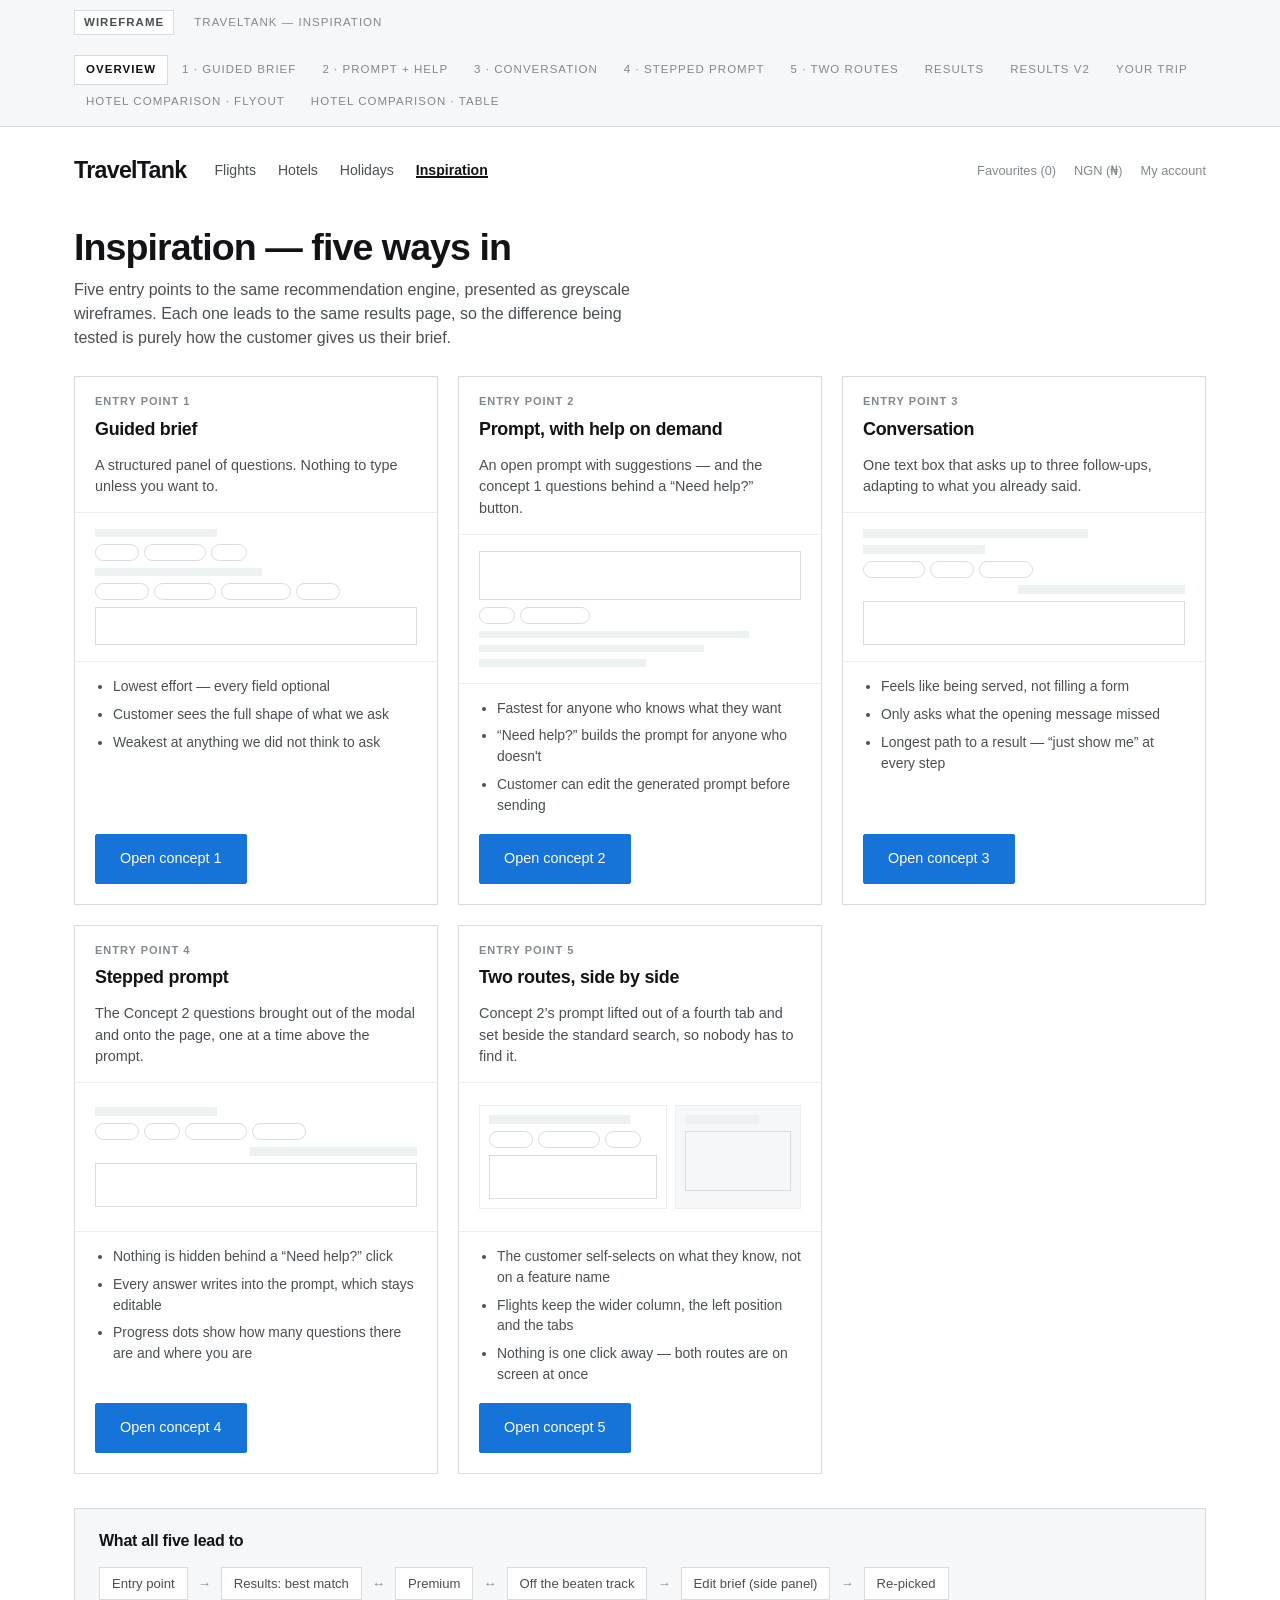
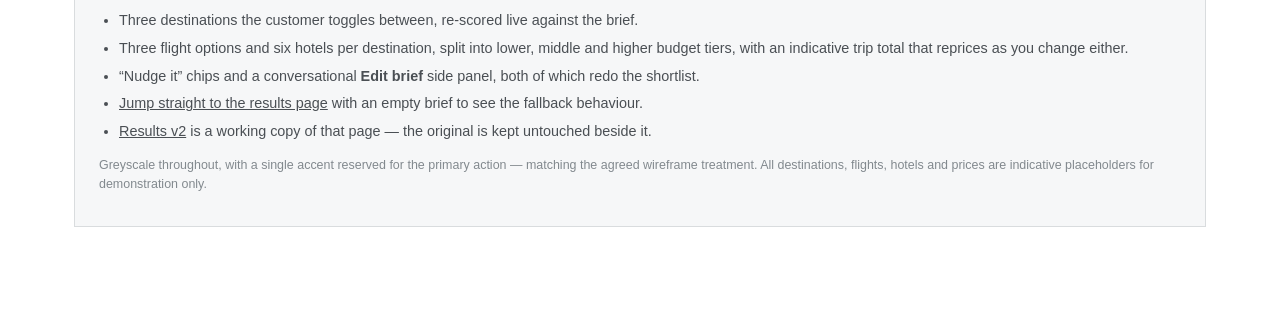
<file: index.html>
<!doctype html>
<html lang="en">
<head>
<meta charset="utf-8">
<meta name="viewport" content="width=device-width,initial-scale=1">
<meta http-equiv="cache-control" content="no-cache">
<title>TravelTank Inspiration — five entry points</title>
<link rel="stylesheet" href="assets/tt.css?v=98">
<style>
  .cards{display:grid;grid-template-columns:repeat(3,1fr);gap:20px;margin-top:8px;}
  @media(max-width:960px){.cards{grid-template-columns:1fr;}}
  .ec{border:1px solid var(--line);display:flex;flex-direction:column;background:#fff;}
  .ec .num{
    font-size:11px;letter-spacing:.09em;text-transform:uppercase;font-weight:600;
    color:var(--ink-3);padding:16px 20px 0;
  }
  .ec h2{padding:6px 20px 0;font-size:1.12rem;}
  .ec .sub{padding:6px 20px 14px;font-size:.9rem;color:var(--ink-2);flex:0 0 auto;}
  .ec .prev{height:150px;border-top:1px solid var(--line-2);border-bottom:1px solid var(--line-2);padding:16px 20px;display:flex;flex-direction:column;gap:7px;justify-content:center;}
  .bar{height:9px;background:var(--panel);}
  .bar.w1{width:38%;} .bar.w2{width:70%;} .bar.w3{width:52%;} .bar.w4{width:84%;}
  .pills{display:flex;gap:5px;flex-wrap:wrap;}
  .pill{height:17px;border:1px solid var(--line);border-radius:999px;}
  .pill.p1{width:44px;}.pill.p2{width:62px;}.pill.p3{width:36px;}.pill.p4{width:54px;}.pill.p5{width:70px;}
  .box{border:1px solid var(--line);height:44px;}
  .box.tall{height:60px;}
  .duo-prev{display:grid;grid-template-columns:1.5fr 1fr;gap:8px;width:100%;}
  .duo-prev .dp{display:flex;flex-direction:column;gap:7px;border:1px solid var(--line-2);padding:9px;}
  .duo-prev .dp.alt{background:var(--panel-2);}
  .ec ul{margin:14px 0 0;padding:0 20px 0 38px;font-size:.87rem;color:var(--ink-2);display:grid;gap:7px;}
  .ec .go{padding:18px 20px 20px;margin-top:auto;}
  .meta{border:1px solid var(--line);padding:20px 24px;margin-top:34px;background:var(--panel-2);}
  .meta h2{font-size:1rem;}
  .meta ul{margin:10px 0 0;padding-left:20px;font-size:.9rem;color:var(--ink-2);display:grid;gap:6px;}
  .flow{display:flex;align-items:center;gap:10px;flex-wrap:wrap;font-size:.82rem;color:var(--ink-3);margin-top:14px;}
  .flow b{border:1px solid var(--line);background:#fff;padding:6px 12px;font-weight:500;color:var(--ink-2);}
</style>
</head>
<body>

<main class="shell">
  <h1>Inspiration — five ways in</h1>
  <p class="lede">
    Five entry points to the same recommendation engine, presented as greyscale wireframes.
    Each one leads to the same results page, so the difference being tested is purely how the
    customer gives us their brief.
  </p>

  <div class="cards">

    <div class="ec">
      <div class="num">Entry point 1</div>
      <h2>Guided brief</h2>
      <div class="sub">A structured panel of questions. Nothing to type unless you want to.</div>
      <div class="prev">
        <div class="bar w1"></div>
        <div class="pills"><span class="pill p1"></span><span class="pill p2"></span><span class="pill p3"></span></div>
        <div class="bar w3"></div>
        <div class="pills"><span class="pill p4"></span><span class="pill p2"></span><span class="pill p5"></span><span class="pill p1"></span></div>
        <div class="box"></div>
      </div>
      <ul>
        <li>Lowest effort — every field optional</li>
        <li>Customer sees the full shape of what we ask</li>
        <li>Weakest at anything we did not think to ask</li>
      </ul>
      <div class="go"><a class="btn btn-primary" href="concept-1.html" style="text-decoration:none;display:inline-block;">Open concept 1</a></div>
    </div>

    <div class="ec">
      <div class="num">Entry point 2</div>
      <h2>Prompt, with help on demand</h2>
      <div class="sub">An open prompt with suggestions — and the concept 1 questions behind a “Need help?” button.</div>
      <div class="prev">
        <div class="box tall"></div>
        <div class="pills"><span class="pill p3"></span><span class="pill p5"></span></div>
        <div class="bar w4"></div>
        <div class="bar w2"></div>
        <div class="bar w3"></div>
      </div>
      <ul>
        <li>Fastest for anyone who knows what they want</li>
        <li>“Need help?” builds the prompt for anyone who doesn't</li>
        <li>Customer can edit the generated prompt before sending</li>
      </ul>
      <div class="go"><a class="btn btn-primary" href="concept-2.html" style="text-decoration:none;display:inline-block;">Open concept 2</a></div>
    </div>

    <div class="ec">
      <div class="num">Entry point 3</div>
      <h2>Conversation</h2>
      <div class="sub">One text box that asks up to three follow-ups, adapting to what you already said.</div>
      <div class="prev">
        <div class="bar w2"></div>
        <div class="bar w1"></div>
        <div class="pills"><span class="pill p2"></span><span class="pill p1"></span><span class="pill p4"></span></div>
        <div class="bar w3" style="margin-left:auto;"></div>
        <div class="box"></div>
      </div>
      <ul>
        <li>Feels like being served, not filling a form</li>
        <li>Only asks what the opening message missed</li>
        <li>Longest path to a result — “just show me” at every step</li>
      </ul>
      <div class="go"><a class="btn btn-primary" href="concept-3.html" style="text-decoration:none;display:inline-block;">Open concept 3</a></div>
    </div>

    <div class="ec">
      <div class="num">Entry point 4</div>
      <h2>Stepped prompt</h2>
      <div class="sub">The Concept 2 questions brought out of the modal and onto the page, one at a time above the prompt.</div>
      <div class="prev">
        <div class="bar w1"></div>
        <div class="pills"><span class="pill p1"></span><span class="pill p3"></span><span class="pill p2"></span><span class="pill p4"></span></div>
        <div class="bar w3" style="margin-left:auto;"></div>
        <div class="box"></div>
      </div>
      <ul>
        <li>Nothing is hidden behind a “Need help?” click</li>
        <li>Every answer writes into the prompt, which stays editable</li>
        <li>Progress dots show how many questions there are and where you are</li>
      </ul>
      <div class="go"><a class="btn btn-primary" href="concept-4.html" style="text-decoration:none;display:inline-block;">Open concept 4</a></div>
    </div>

    <div class="ec">
      <div class="num">Entry point 5</div>
      <h2>Two routes, side by side</h2>
      <div class="sub">Concept 2&rsquo;s prompt lifted out of a fourth tab and set beside the standard search, so nobody has to find it.</div>
      <div class="prev">
        <div class="duo-prev">
          <div class="dp"><div class="bar w4"></div><div class="pills"><span class="pill p1"></span><span class="pill p2"></span><span class="pill p3"></span></div><div class="box"></div></div>
          <div class="dp alt"><div class="bar w2"></div><div class="box tall"></div></div>
        </div>
      </div>
      <ul>
        <li>The customer self-selects on what they know, not on a feature name</li>
        <li>Flights keep the wider column, the left position and the tabs</li>
        <li>Nothing is one click away &mdash; both routes are on screen at once</li>
      </ul>
      <div class="go"><a class="btn btn-primary" href="concept-5.html" style="text-decoration:none;display:inline-block;">Open concept 5</a></div>
    </div>

  </div>

  <div class="meta">
    <h2>What all five lead to</h2>
    <div class="flow">
      <b>Entry point</b> → <b>Results: best match</b> ↔ <b>Premium</b> ↔ <b>Off the beaten track</b> → <b>Edit brief (side panel)</b> → <b>Re-picked</b>
    </div>
    <ul>
      <li>Three destinations the customer toggles between, re-scored live against the brief.</li>
      <li>Three flight options and six hotels per destination, split into lower, middle and higher budget tiers, with an indicative trip total that reprices as you change either.</li>
      <li>“Nudge it” chips and a conversational <b>Edit brief</b> side panel, both of which redo the shortlist.</li>
      <li><a href="results.html">Jump straight to the results page</a> with an empty brief to see the fallback behaviour.</li>
      <li><a href="results-v2.html">Results v2</a> is a working copy of that page — the original is kept untouched beside it.</li>
    </ul>
    <p class="hint" style="margin-top:14px;">
      Greyscale throughout, with a single accent reserved for the primary action — matching the agreed wireframe treatment.
      All destinations, flights, hotels and prices are indicative placeholders for demonstration only.
    </p>
  </div>
</main>

<script src="assets/data.js?v=98"></script>
<script src="assets/core.js?v=98"></script>
<script>TT.mount('index.html');</script>
</body>
</html>
</file>
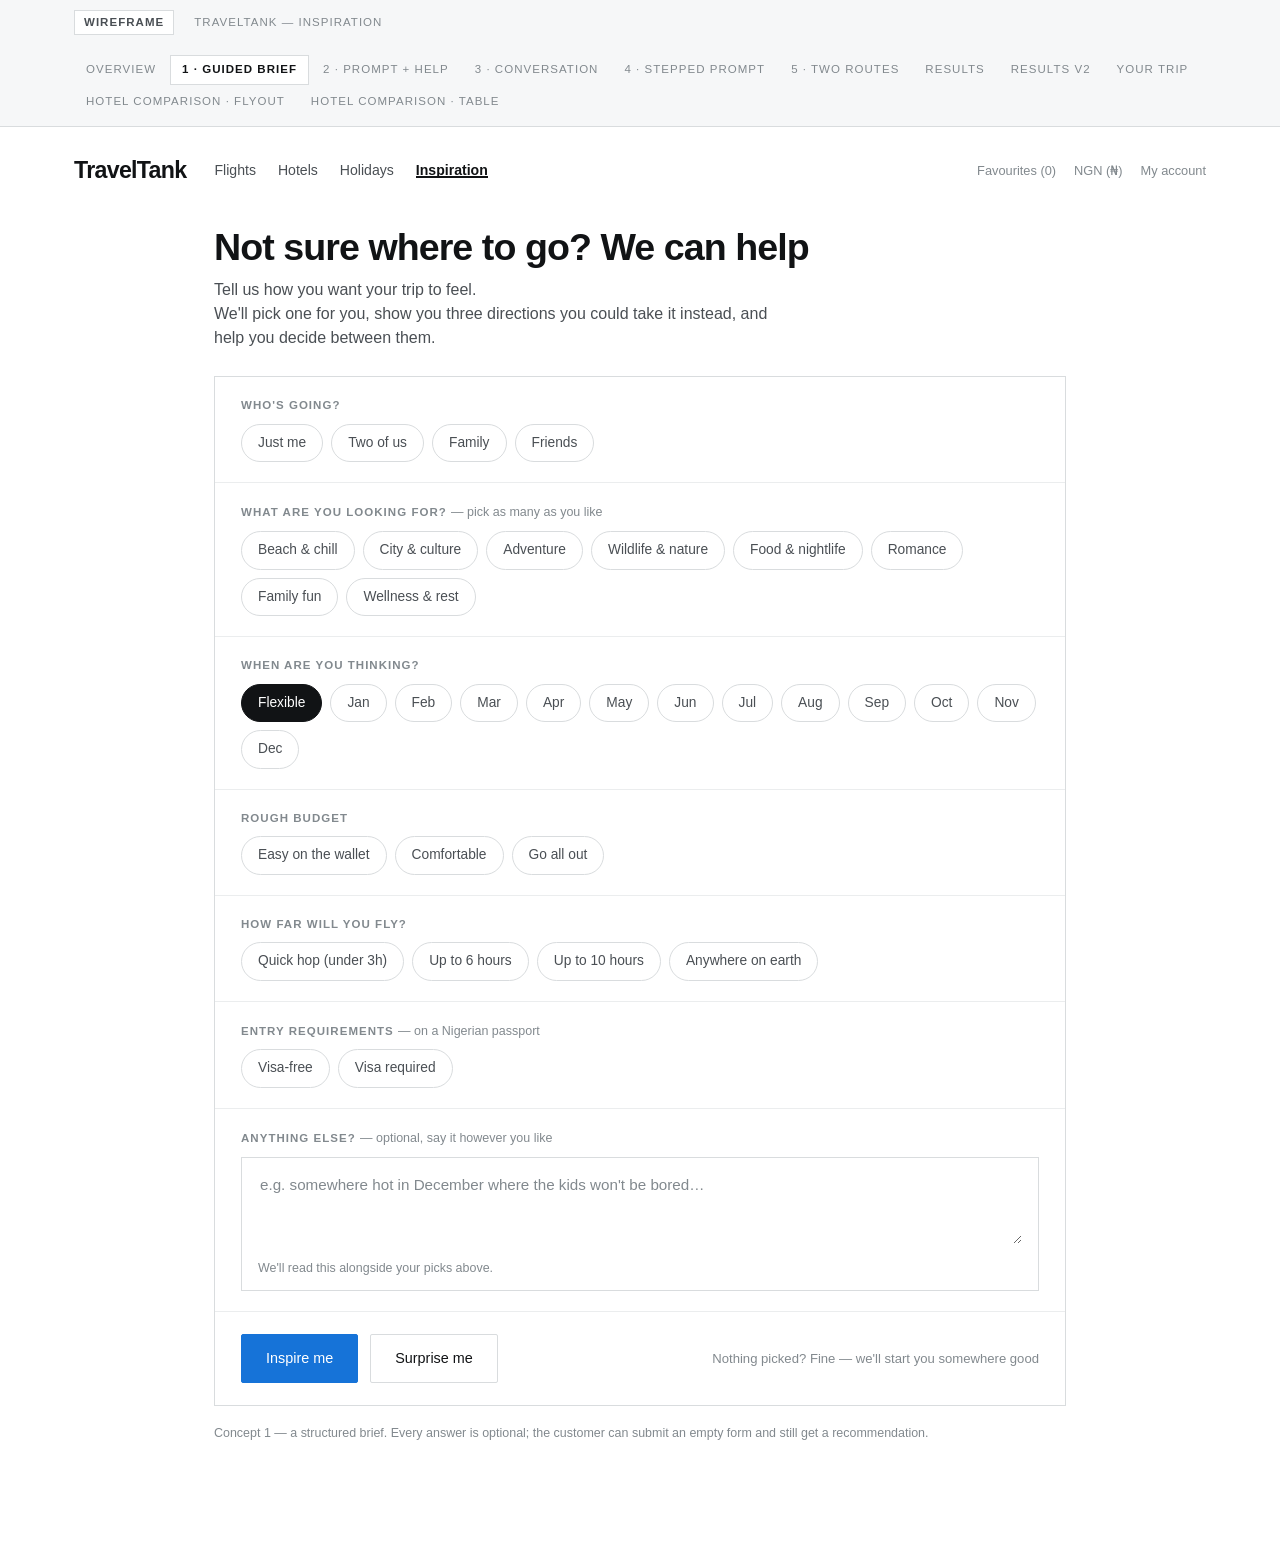
<file: concept-1.html>
<!doctype html>
<html lang="en">
<head>
<meta charset="utf-8">
<meta name="viewport" content="width=device-width,initial-scale=1">
<meta http-equiv="cache-control" content="no-cache">
<title>Concept 1 — Guided brief · TravelTank Inspiration</title>
<link rel="stylesheet" href="assets/tt.css?v=98">
<style>
  .c1-panel{margin-top:8px;}
  .c1-actions{display:flex;align-items:center;gap:12px;padding:22px 26px;flex-wrap:wrap;}
  .c1-count{margin-left:auto;font-size:.82rem;color:var(--ink-3);}
  .free-wrap{border:1px solid var(--line);padding:14px 16px 12px;}
  .free-wrap textarea{
    width:100%;border:0;outline:none;resize:vertical;min-height:64px;
    font:inherit;font-size:.95rem;color:var(--ink);background:transparent;
  }
  .free-wrap textarea::placeholder{color:var(--ink-3);}
  .free-wrap .hint{margin-top:8px;}
  .month-scroll{display:flex;flex-wrap:wrap;gap:8px;}
</style>
</head>
<body>

<main class="shell shell-narrow">
  <h1>Not sure where to go? We can help</h1>
  <p class="lede">
    Tell us how you want your trip to feel.<br>
    We'll pick one for you, show you three directions you could take it instead, and help you decide between them.
  </p>

  <div class="panel c1-panel">
    <div class="panel-row">
      <span class="lab">Who's going?</span>
      <div class="chip-set" id="whoSet"></div>
    </div>

    <div class="panel-row">
      <span class="lab">What are you looking for? <span class="opt">— pick as many as you like</span></span>
      <div class="chip-set" id="vibeSet"></div>
    </div>

    <div class="panel-row">
      <span class="lab">When are you thinking?</span>
      <div class="month-scroll" id="monthSet"></div>
    </div>

    <div class="panel-row">
      <span class="lab">Rough budget</span>
      <div class="chip-set" id="budgetSet"></div>
    </div>

    <div class="panel-row">
      <span class="lab">How far will you fly?</span>
      <div class="chip-set" id="flightSet"></div>
    </div>

    <div class="panel-row">
      <span class="lab">Entry requirements <span class="opt">— on a Nigerian passport</span></span>
      <div class="chip-set" id="visaSet"></div>
    </div>

    <div class="panel-row">
      <span class="lab">Anything else? <span class="opt">— optional, say it however you like</span></span>
      <div class="free-wrap">
        <textarea id="freeText" rows="3" autocomplete="off" placeholder="e.g. somewhere hot in December where the kids won't be bored…"></textarea>
        <div class="hint">We'll read this alongside your picks above.</div>
      </div>
    </div>

    <div class="c1-actions">
      <button class="btn btn-primary" id="inspireBtn">Inspire me</button>
      <button class="btn" id="surpriseBtn">Surprise me</button>
      <span class="c1-count" id="count"></span>
    </div>
  </div>

  <p class="hint" style="margin-top:18px;">
    Concept 1 — a structured brief. Every answer is optional; the customer can submit an empty form and still get a recommendation.
  </p>
</main>

<script src="assets/data.js?v=98"></script>
<script src="assets/core.js?v=98"></script>
<script>
TT.mount('concept-1.html');

let brief = TT.fresh();   // the guided brief always opens empty

function chip(label, on, fn){
  const b = document.createElement('button');
  b.type = 'button';
  b.className = 'chip' + (on ? ' on' : '');
  b.textContent = label;
  b.addEventListener('click', fn);
  return b;
}

function render(){
  const who = document.getElementById('whoSet'); who.innerHTML='';
  WHO.forEach(w=>who.appendChild(chip(w.label, brief.who===w.id, ()=>{
    brief.who = brief.who===w.id ? null : w.id; render();
  })));

  const vs = document.getElementById('vibeSet'); vs.innerHTML='';
  VIBES.forEach(v=>vs.appendChild(chip(v.label, brief.vibes.includes(v.id), ()=>{
    brief.vibes = brief.vibes.includes(v.id)
      ? brief.vibes.filter(x=>x!==v.id)
      : brief.vibes.concat(v.id);
    render();
  })));

  const ms = document.getElementById('monthSet'); ms.innerHTML='';
  ms.appendChild(chip('Flexible', brief.month===null, ()=>{ brief.month=null; render(); }));
  MONTHS.forEach((m,i)=>ms.appendChild(chip(m, brief.month===i+1, ()=>{
    brief.month = brief.month===i+1 ? null : i+1; render();
  })));

  const bs = document.getElementById('budgetSet'); bs.innerHTML='';
  BUDGETS.forEach(b=>bs.appendChild(chip(b.label, brief.budget===b.id, ()=>{
    brief.budget = brief.budget===b.id ? null : b.id; render();
  })));

  const fs = document.getElementById('flightSet'); fs.innerHTML='';
  FLIGHTS.forEach(f=>fs.appendChild(chip(f.label, brief.maxHours===f.id, ()=>{
    brief.maxHours = brief.maxHours===f.id ? null : f.id; render();
  })));

  const vz = document.getElementById('visaSet'); vz.innerHTML='';
  VISA_CHOICES.forEach(v=>vz.appendChild(chip(v.label, brief.visa===v.id, ()=>{
    brief.visa = brief.visa===v.id ? null : v.id; render();
  })));

  const n = TT.chips(brief).length;
  document.getElementById('count').textContent = n
    ? n + (n===1?' thing':' things') + ' told us so far'
    : "Nothing picked? Fine — we'll start you somewhere good";

  TT.save(brief);
}

document.getElementById('freeText').addEventListener('input', e=>{
  brief.freeText = e.target.value; TT.save(brief);
});

document.getElementById('inspireBtn').addEventListener('click', ()=>{
  if(brief.freeText.trim()) TT.parse(brief.freeText, brief);
  TT.save(brief);
  TT.go('concept-1');
});

document.getElementById('surpriseBtn').addEventListener('click', ()=>{
  const pick = a => a[Math.floor(Math.random()*a.length)];
  brief = TT.blank();
  brief.who = pick(WHO).id;
  brief.vibes = [...new Set([pick(VIBES).id, pick(VIBES).id])];
  brief.month = 1 + Math.floor(Math.random()*12);
  brief.budget = pick(BUDGETS).id;
  brief.maxHours = pick(FLIGHTS).id;
  brief.visa = Math.random() > 0.6 ? pick(VISA_CHOICES).id : null;
  document.getElementById('freeText').value = '';
  render();
  TT.go('concept-1');
});

document.getElementById('freeText').value = '';
render();
</script>
</body>
</html>
</file>
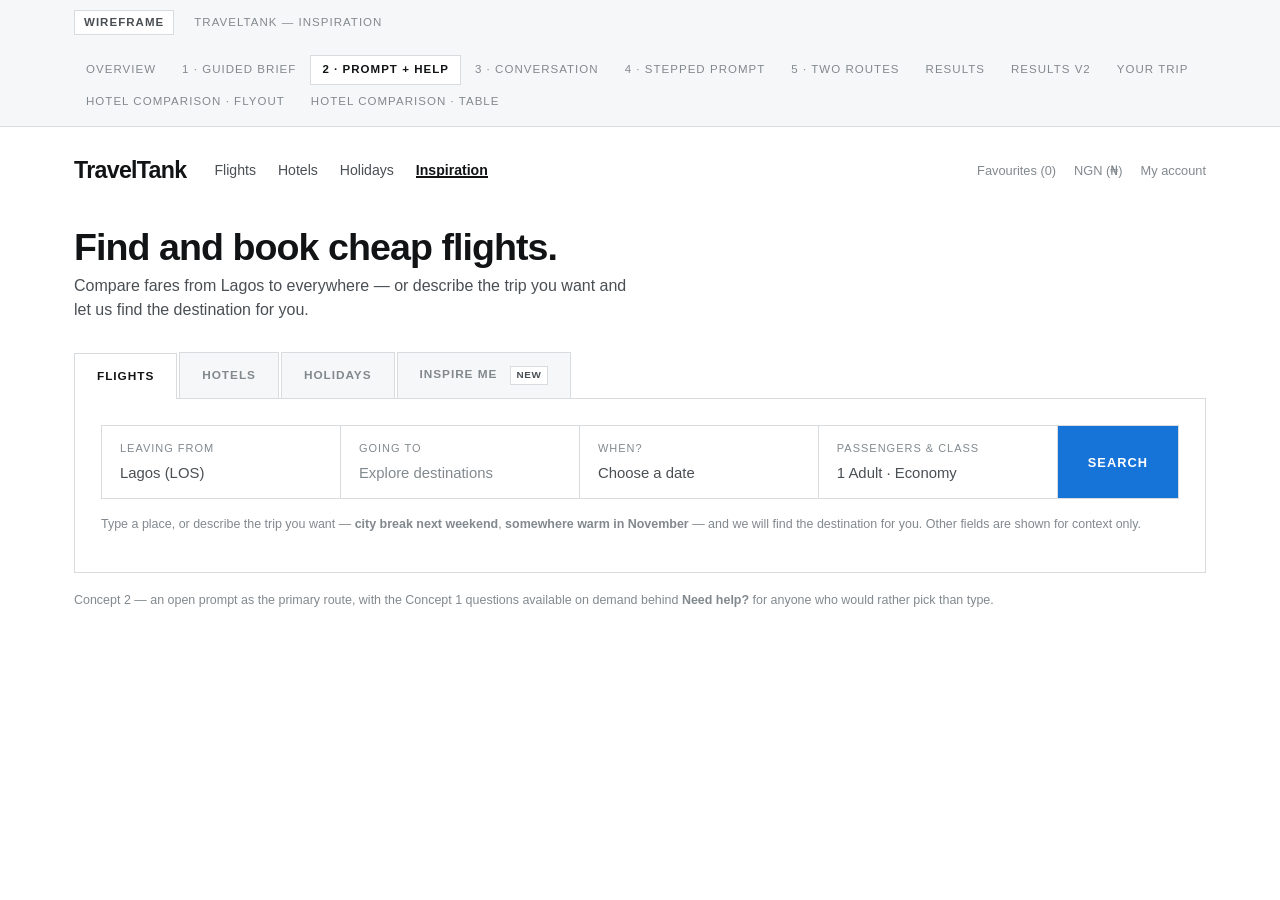
<file: concept-2.html>
<!doctype html>
<html lang="en">
<head>
<meta charset="utf-8">
<meta name="viewport" content="width=device-width,initial-scale=1">
<meta http-equiv="cache-control" content="no-cache">
<title>Concept 2 — Prompt + Need help? · TravelTank Inspiration</title>
<link rel="stylesheet" href="assets/tt.css?v=98">
<style>
  .mode-tabs{display:flex;gap:2px;margin:30px 0 0;flex-wrap:wrap;}
  .mode-tab{
    border:1px solid var(--line);border-bottom:0;background:var(--panel-2);
    padding:13px 22px;font-size:.74rem;letter-spacing:.08em;text-transform:uppercase;
    font-weight:600;color:var(--ink-3);cursor:pointer;
  }
  .mode-tab.active{background:#fff;color:var(--ink);position:relative;top:1px;}
  .tab-badge{
    display:inline-block;margin-left:8px;border:1px solid var(--line);background:#fff;
    padding:1px 6px;font-size:.62rem;letter-spacing:.06em;color:var(--ink-2);
  }
  .search-card{border:1px solid var(--line);background:#fff;padding:26px;}

  .classic-form{display:grid;grid-template-columns:repeat(4,1fr) auto;gap:0;border:1px solid var(--line);}
  .classic-form .field{padding:14px 18px;border-right:1px solid var(--line);}
  .classic-form .field label{display:block;font-size:11px;letter-spacing:.09em;text-transform:uppercase;color:var(--ink-3);margin-bottom:5px;}
  .classic-form .field .val{font-size:.93rem;color:var(--ink-2);}
  .classic-form .search-btn{border:0;background:var(--accent);color:#fff;padding:0 30px;font-size:.8rem;letter-spacing:.08em;text-transform:uppercase;font-weight:600;cursor:pointer;}
  @media(max-width:860px){.classic-form{grid-template-columns:1fr;}.classic-form .field{border-right:0;border-bottom:1px solid var(--line);}.classic-form .search-btn{padding:16px;}}


  /* ---- "Going to": a destination or a described trip, Kayak-style ---- */
  .classic-form .field{position:relative;}
  .field.dest{cursor:text;}
  .field.dest:focus-within{box-shadow:inset 0 0 0 1px var(--ink);}
  .dest-in{
    width:100%;border:0;outline:none;background:transparent;padding:0;
    font:inherit;font-size:.93rem;color:var(--ink);
  }
  .dest-in::placeholder{color:var(--ink-3);}
  .dest-pop{
    position:absolute;top:calc(100% + 1px);left:-1px;z-index:30;width:700px;max-width:calc(100vw - 48px);
    background:#fff;border:1px solid var(--ink);box-shadow:0 12px 30px rgba(17,19,21,.14);
    max-height:min(700px,80vh);overflow:auto;
  }
  .dp-lab{display:block;padding:14px 18px 6px;margin:0;}
  .dp-row{
    display:flex;align-items:center;gap:14px;width:100%;text-align:left;
    border:0;border-top:1px solid var(--line-2);background:#fff;cursor:pointer;
    padding:11px 18px;font:inherit;color:var(--ink);
  }
  .dp-lab + .dp-row{border-top:0;}
  .dp-row:hover,.dp-row.cur{background:var(--panel);}
  .dp-ic{
    flex:0 0 auto;width:30px;height:30px;border:1px solid var(--line);border-radius:50%;
    display:inline-flex;align-items:center;justify-content:center;color:var(--ink-2);background:#fff;
  }
  .dp-ic .ic{width:15px;height:15px;}
  .dp-txt{flex:1;min-width:0;}
  .dp-name{display:block;font-size:.93rem;font-weight:600;line-height:1.3;}
  .dp-name b{background:var(--ink);color:#fff;font-weight:600;padding:0 2px;}
  .dp-meta{display:block;font-size:.8rem;color:var(--ink-3);margin-top:2px;}
  .dp-code{flex:0 0 auto;font-size:.72rem;letter-spacing:.08em;color:var(--ink-3);font-weight:600;}
  .dp-tag{
    flex:0 0 auto;border:1px solid var(--line);padding:2px 8px;font-size:.62rem;
    letter-spacing:.1em;text-transform:uppercase;font-weight:700;color:var(--ink-2);background:#fff;
  }
  .dp-row.trip .dp-name{font-weight:500;}
  .dp-ask{display:flex;align-items:center;gap:14px;padding:18px 18px 8px;}
  .dp-ic.bare{border:0;background:none;width:30px;color:var(--ink);}
  .dp-ic.bare .ic{width:20px;height:20px;}
  .dp-row.ai{border-top:0;padding:10px 18px;}
  .dp-row.ai .dp-name{font-weight:500;}
  .dp-row.ai .dp-ic.bare{color:var(--ink-2);}
  .dp-sec{border-top:1px solid var(--line);margin-top:8px;}
  .dp-head{display:flex;align-items:baseline;justify-content:space-between;padding:16px 18px 8px;}
  .dp-head .lab{margin:0;}
  .dp-clear{border:0;background:none;padding:0;font:inherit;font-size:.82rem;font-weight:600;color:var(--accent);cursor:pointer;}
  .dp-clear:hover{text-decoration:underline;}
  .dp-grid{display:grid;grid-template-columns:1fr 1fr;padding:0 8px 8px;}
  .dp-grid .dp-row,.dp-recent .dp-row{border-top:0;padding:8px 10px;}
  .dp-recent{padding:0 8px 8px;}
  .dp-thumb{flex:0 0 auto;width:48px;height:48px;border:1px solid var(--line-2);display:block;}
  .dp-thumb.sq{display:inline-flex;align-items:center;justify-content:center;background:var(--panel-2);color:var(--ink-2);}
  .dp-thumb .ic{width:18px;height:18px;}
  .dp-popname{display:flex;gap:8px;align-items:baseline;min-width:0;}
  .dp-popname .nm{overflow:hidden;text-overflow:ellipsis;white-space:nowrap;font-size:.93rem;font-weight:600;line-height:1.3;}
  .dp-popname .dp-code{font-weight:400;}
  .dest-wrap{position:relative;}
  .dest-in{line-height:1.5;display:block;}
  .dest-hint{
    position:absolute;left:0;top:0;right:0;height:1.5em;overflow:hidden;pointer-events:none;
    font-size:.93rem;line-height:1.5;color:var(--ink-3);
  }
  .dest-track{display:block;transition:transform .45s cubic-bezier(.22,.7,.3,1);}
  .dest-track.jump{transition:none;}
  .dest-track span{display:block;height:1.5em;white-space:nowrap;}
  .dest-wrap.filled .dest-hint{display:none;}
  .dp-foot{padding:11px 18px;border-top:1px solid var(--line-2);font-size:.78rem;color:var(--ink-3);background:var(--panel-2);}
  @media(max-width:860px){.dest-pop{width:auto;right:-1px;max-height:60vh;}.dp-tag{display:none;}.dp-grid{grid-template-columns:1fr;}}

  .ai-pill{border:1px solid var(--line);padding:16px 18px 12px;}
  .ai-pill:focus-within{border-color:var(--ink-3);}
  .ai-pill textarea{
    width:100%;border:0;outline:none;resize:none;overflow:hidden;
    font:inherit;font-size:1.02rem;line-height:1.5;color:var(--ink);background:transparent;min-height:52px;
  }
  .ai-pill textarea::placeholder{color:var(--ink-3);}
  .ai-toolbar{display:flex;align-items:center;gap:8px;margin-top:8px;}
  .ai-icon{
    width:34px;height:34px;border:1px solid var(--line);background:#fff;
    display:inline-flex;align-items:center;justify-content:center;cursor:pointer;
    font-size:.95rem;color:var(--ink-3);border-radius:2px;
  }
  .ai-icon:hover{border-color:var(--ink-3);color:var(--ink);}
  .ai-icon .ic{width:16px;height:16px;}
  .help-btn{
    border:1px solid var(--line);background:#fff;padding:8px 16px;font-size:.83rem;
    cursor:pointer;border-radius:2px;color:var(--ink-2);
  }
  .help-btn:hover{border-color:var(--ink);color:var(--ink);}
  .help-btn b{font-weight:600;color:var(--ink);}
  .ai-send{
    margin-left:auto;width:38px;height:38px;border:0;background:var(--accent);color:#fff;
    border-radius:2px;cursor:pointer;font-size:1.05rem;
  }
  .ai-send:hover{background:#1263bb;}

  .suggests{border:1px solid var(--line);border-top:0;}
  .suggests .lab{padding:14px 18px 6px;margin:0;}
  .sug{
    display:flex;gap:12px;align-items:flex-start;width:100%;text-align:left;
    border:0;border-top:1px solid var(--line-2);background:#fff;
    padding:14px 18px;font-size:.92rem;cursor:pointer;color:var(--ink-2);
  }
  .sug:hover{background:var(--panel-2);color:var(--ink);}
  .sug .ico{color:var(--ink-3);flex:0 0 auto;}
  .sug-foot{padding:12px 18px;border-top:1px solid var(--line-2);font-size:.8rem;color:var(--ink-3);background:var(--panel-2);}

  /* modal */
  .ovl{position:fixed;inset:0;background:rgba(17,19,21,.42);display:none;z-index:50;}
  .ovl.on{display:block;}
  .modal{
    position:fixed;z-index:51;top:50%;left:50%;transform:translate(-50%,-50%);
    width:min(760px,calc(100vw - 32px));max-height:86vh;overflow:auto;
    background:#fff;border:1px solid var(--line);display:none;
  }
  .modal.on{display:block;}
  .modal-head{
    position:sticky;top:0;background:#fff;border-bottom:1px solid var(--line);
    padding:20px 26px;display:flex;align-items:flex-start;gap:16px;
  }
  .modal-head h2{margin:0 0 3px;}
  .modal-x{
    margin-left:auto;border:1px solid var(--line);background:#fff;width:34px;height:34px;
    cursor:pointer;font-size:1rem;color:var(--ink-2);border-radius:2px;flex:0 0 auto;
  }
  .modal-foot{
    position:sticky;bottom:0;background:#fff;border-top:1px solid var(--line);
    padding:18px 26px;display:flex;gap:12px;align-items:center;flex-wrap:wrap;
  }
  .preview{
    margin:0 26px 20px;border:1px solid var(--line-2);background:var(--panel);
    padding:14px 16px;font-size:.92rem;color:var(--ink-2);min-height:52px;
  }
  .preview em{color:var(--ink-3);}

  /* ---- not every prompt is about a new trip ---- */
  .support-modal{width:min(480px,calc(100vw - 32px));}
  .support-body{padding:6px 26px 26px;}
  .support-body p{margin:0 0 10px;font-size:.86rem;color:var(--ink-3);}
  .support-echo{
    border:1px solid var(--line-2);background:var(--panel);padding:12px 16px;
    font-size:.9rem;color:var(--ink-2);font-style:italic;margin-bottom:22px;
  }
  .support-opts{display:grid;gap:10px;}
  .support-opts a{
    display:flex;align-items:center;justify-content:space-between;gap:12px;
    text-decoration:none;font-weight:600;
  }
  .support-opts a span{font-weight:400;font-size:.82rem;color:var(--ink-3);}
  .support-opts a.btn-primary span{color:rgba(255,255,255,.75);}
  .support-callbox{border:1px solid var(--line);border-radius:var(--radius);overflow:hidden;}
  .support-callbox .btn{border:0;border-radius:0;}
  .support-hours{
    display:flex;flex-direction:column;gap:4px;padding:10px 24px 12px;
    border-top:1px solid var(--line-2);background:var(--panel-2);
    font-size:.78rem;color:var(--ink-3);
  }
  .support-hours b{color:var(--ink-2);font-weight:600;display:inline-block;min-width:64px;}
</style>
</head>
<body>

<main class="shell">
  <h1 style="margin-bottom:6px;">Find and book cheap flights.</h1>
  <p class="lede">Compare fares from Lagos to everywhere — or describe the trip you want and let us find the destination for you.</p>

  <div class="mode-tabs" role="tablist">
    <button class="mode-tab active" data-mode="flights">Flights</button>
    <button class="mode-tab" data-mode="hotels">Hotels</button>
    <button class="mode-tab" data-mode="holidays">Holidays</button>
    <button class="mode-tab" data-mode="ai">Inspire me <span class="tab-badge">New</span></button>
  </div>

  <div class="search-card">
    <div id="panelClassic">
      <div class="classic-form">
        <div class="field"><label>Leaving from</label><div class="val">Lagos (LOS)</div></div>
        <div class="field dest" id="destField">
          <label for="destIn">Going to</label>
          <div class="dest-wrap">
            <input id="destIn" class="dest-in" type="text" autocomplete="off" spellcheck="false"
                   role="combobox" aria-expanded="false" aria-controls="destPop">
            <span class="dest-hint" id="destHint" aria-hidden="true"><span class="dest-track" id="destTrack"></span></span>
          </div>
          <div class="dest-pop" id="destPop" role="listbox" hidden></div>
        </div>
        <div class="field"><label>When?</label><div class="val">Choose a date</div></div>
        <div class="field"><label>Passengers &amp; class</label><div class="val">1 Adult · Economy</div></div>
        <button class="search-btn" type="button" id="classicSearch">Search</button>
      </div>
      <p class="hint" style="margin-top:16px;">Type a place, or describe the trip you want — <b>city break next weekend</b>, <b>somewhere warm in November</b> — and we will find the destination for you. Other fields are shown for context only.</p>
    </div>

    <div id="panelAi" hidden>
      <form class="ai-pill" id="aiPill">
        <textarea id="aiPrompt" rows="1" autocomplete="off" placeholder="Describe the trip you want, or attach a landmark picture, and we'll find your ideal trip…"></textarea>
        <div class="ai-toolbar">
          <button type="button" class="ai-icon" id="aiAttach" title="Attach a picture"></button>
          <button type="button" class="help-btn" id="helpBtn"><b>Need help?</b> — pick from a few options instead</button>
          <button type="submit" class="ai-send" id="sendBtn" aria-label="Inspire me">&rarr;</button>
        </div>
      </form>

      <div class="suggests" id="suggests" hidden>
        <span class="lab">You might ask</span>
        <button class="sug" type="button" data-fill="A quiet beach week for two in November, no kids, no fixed itinerary — just sun, good food and slow mornings.">
          <span class="ico">&#8250;</span>A quiet beach week for two in November — sun, good food, slow mornings</button>
        <button class="sug" type="button" data-fill="Somewhere warm in October for a family of three, under ₦2,000,000 all in, and ideally visa-free.">
          <span class="ico">&#8250;</span>Somewhere warm in October, under ₦2,000,000, family of three, visa-free</button>
        <button class="sug" type="button" data-fill="A short adventurous trip with friends — under 6 hours flying, city and nightlife, keeping it cheap.">
          <span class="ico">&#8250;</span>A short adventurous trip with friends — under 6 hours, cheap, good nightlife</button>
        <button class="sug" type="button" data-fill="First safari for two in August. Happy to go all out for something we'll remember.">
          <span class="ico">&#8250;</span>First safari for two in August — happy to go all out</button>
        <div class="sug-foot">…or anything you want. There is no wrong way to ask.</div>
      </div>
    </div>
  </div>

  <p class="hint" style="margin-top:18px;">
    Concept 2 — an open prompt as the primary route, with the Concept 1 questions available on demand behind <b>Need help?</b> for anyone who would rather pick than type.
  </p>
</main>

<!-- ============ Need help? modal ============ -->
<div class="ovl" id="ovl"></div>
<div class="modal" id="modal" role="dialog" aria-modal="true" aria-labelledby="mTitle">
  <div class="modal-head">
    <div>
      <h2 id="mTitle">Not sure what to type?</h2>
      <div class="hint">Pick whatever applies. We'll turn it into a prompt you can edit before you send it.</div>
    </div>
    <button class="modal-x" id="mClose" aria-label="Close">&times;</button>
  </div>

  <div class="panel-row"><span class="lab">Who's going?</span><div class="chip-set" id="mWho"></div></div>
  <div class="panel-row"><span class="lab">What are you looking for? <span class="opt">— pick as many as you like</span></span><div class="chip-set" id="mVibe"></div></div>
  <div class="panel-row"><span class="lab">When are you thinking?</span><div class="chip-set" id="mMonth"></div></div>
  <div class="panel-row"><span class="lab">Rough budget</span><div class="chip-set" id="mBudget"></div></div>
  <div class="panel-row"><span class="lab">How far will you fly?</span><div class="chip-set" id="mFlight"></div></div>
  <div class="panel-row"><span class="lab">Entry requirements <span class="opt">— on a Nigerian passport</span></span><div class="chip-set" id="mVisa"></div></div>

  <span class="lab" style="padding:20px 26px 0;">Your prompt will read</span>
  <div class="preview" id="mPreview"><em>Nothing picked yet.</em></div>

  <div class="modal-foot">
    <button class="btn btn-primary" id="mDone">Add to my prompt</button>
    <button class="btn" id="mReset">Clear</button>
    <span class="hint" style="margin-left:auto;">You can edit it afterwards.</span>
  </div>
</div>

<!-- ============ not a trip prompt ============ -->
<div class="ovl" id="supportOvl"></div>
<div class="modal support-modal" id="supportModal" role="dialog" aria-modal="true" aria-labelledby="sTitle">
  <div class="modal-head">
    <div>
      <h2 id="sTitle">That doesn't read like a new trip</h2>
      <div class="hint">Here's the fastest way to reach a person about it.</div>
    </div>
    <button class="modal-x" id="sClose" aria-label="Close">&times;</button>
  </div>
  <div class="support-body">
    <p>What you typed:</p>
    <div class="support-echo" id="sEcho"></div>
    <div class="support-opts">
      <a class="btn btn-primary" href="#" id="sChat">Chat with us now</a>
      <div class="support-callbox">
        <a class="btn" href="tel:+2347000202020">Call customer service<span>+234 (0) 7000202020</span></a>
        <div class="support-hours">
          <span><b>Mon &ndash; Fri</b> 08h00 &ndash; 23h00</span>
          <span><b>Sat &ndash; Sun</b> 09h00 &ndash; 23h00</span>
        </div>
      </div>
      <a class="btn" href="https://traveltank.com/home/contactUs.php" target="_blank" rel="noopener">Email Us</a>
    </div>
  </div>
  <div class="modal-foot">
    <button class="btn" id="sBack">&lsaquo; No, let me describe my trip</button>
  </div>
</div>

<script src="assets/data.js?v=98"></script>
<script src="assets/core.js?v=98"></script>
<script>
TT.mount('concept-2.html');

let brief = TT.fresh();   // the prompt panel always opens empty
const ta = document.getElementById('aiPrompt');
document.getElementById('aiAttach').innerHTML = TT.icon('clip');

/* auto-grow textarea */
function grow(){ ta.style.height='auto'; ta.style.height = Math.max(52, ta.scrollHeight) + 'px'; }
ta.addEventListener('input', grow);

ta.value = '';
grow();

/* suggestions: only while the prompt box is active and still empty */
const suggests = document.getElementById('suggests');
let promptActive = false, focusToken = 0;

function updateSuggests(){
  suggests.hidden = !(promptActive && ta.value.trim() === '');
}
ta.addEventListener('focus', ()=>{ focusToken++; promptActive = true; updateSuggests(); });
ta.addEventListener('input', updateSuggests);
ta.addEventListener('blur', ()=>{
  /* Deactivate on a delay so a suggestion click lands first — and ignore this
     blur entirely if the box has been refocused in the meantime. */
  const token = focusToken;
  setTimeout(()=>{
    if(token !== focusToken) return;
    promptActive = false;
    updateSuggests();
  }, 140);
});

/* mode tabs */
document.querySelectorAll('.mode-tab').forEach(t=>{
  t.addEventListener('click', ()=>{
    document.querySelectorAll('.mode-tab').forEach(x=>x.classList.remove('active'));
    t.classList.add('active');
    const ai = t.dataset.mode === 'ai';
    document.getElementById('panelAi').hidden = !ai;
    document.getElementById('panelClassic').hidden = ai;
    updateSuggests();   // no auto-focus: the suggestions wait until the customer clicks in
  });
});

/* suggestions */
document.querySelectorAll('.sug').forEach(s=>{
  s.addEventListener('click', ()=>{
    ta.value = s.dataset.fill; grow(); ta.focus();
    ta.setSelectionRange(ta.value.length, ta.value.length);
    updateSuggests();
  });
});

/* ---------------- not every prompt is about a new trip ----------------
   The box is free text, so it will catch requests that have nothing to do
   with inspiration — an existing booking, a refund, a complaint. Those need
   a person, not a destination match, so they get routed there instead of
   silently treated as a trip and sent to a "broadest crowd-pleaser" result. */
const SUPPORT_SIGNALS = [
  'refund','cancel','cancellation','complain','complaint','compensation',
  'existing booking','my booking','booking reference','pnr',
  'change my flight','change my booking','reschedule',
  'lost bag','baggage','delayed','delay','missed my flight',
  'speak to someone','speak to a human','talk to a person','customer service',
  'an agent','my account','log in','login','password',
  'payment failed','charged twice','double charged','still waiting','not received'
];
function looksLikeSupport(text){
  const t = text.toLowerCase();
  return SUPPORT_SIGNALS.some(s => t.includes(s));
}

const supportOvl = document.getElementById('supportOvl');
const supportModal = document.getElementById('supportModal');
function openSupport(text){
  document.getElementById('sEcho').textContent = text;
  supportOvl.classList.add('on'); supportModal.classList.add('on');
  document.body.style.overflow = 'hidden';
}
let supportReturn = ta;
function closeSupport(){
  supportOvl.classList.remove('on'); supportModal.classList.remove('on');
  document.body.style.overflow = '';
  supportReturn.focus();
}
document.getElementById('sClose').addEventListener('click', closeSupport);
document.getElementById('sBack').addEventListener('click', closeSupport);
document.getElementById('sChat').addEventListener('click', e=>e.preventDefault());
supportOvl.addEventListener('click', closeSupport);
document.addEventListener('keydown', e=>{ if(e.key==='Escape' && supportModal.classList.contains('on')) closeSupport(); });

/* submit */
function submit(fromEl){
  const text = (fromEl ? fromEl.value : ta.value).trim();
  supportReturn = fromEl || ta;
  if(text && looksLikeSupport(text)){ openSupport(text); return; }
  brief = TT.load();
  brief.freeText = text;
  if(text) TT.parse(text, brief);
  TT.save(brief);
  TT.go('concept-2');
}
document.getElementById('aiPill').addEventListener('submit', e=>{ e.preventDefault(); submit(); });
ta.addEventListener('keydown', e=>{
  if(e.key==='Enter' && !e.shiftKey){ e.preventDefault(); submit(); }
});


/* ---------------- Flights: "Going to" — a place, or a described trip ----------------
   Focus opens a default list (trip ideas + popular places). Typing narrows it to
   matching destinations and always offers the typed words as a trip to describe.
   Picking a place fills the field; picking a trip hands the words to Inspire me. */
const destIn = document.getElementById('destIn');
const destPop = document.getElementById('destPop');
const codeOf = d => { const r = d.flights[0].route.split('→'); return r[r.length-1].trim(); };
let dpRows = [], dpCur = -1;

function wordStart(text, term){
  const t = text.toLowerCase();
  if(t.indexOf(term) === 0) return 0;
  const i = t.search(new RegExp('[\\s&(]' + term.replace(/[.*+?^${}()|[\]\\]/g,'\\$&')));
  return i === -1 ? -1 : i + 1;
}
function dpHighlight(name, term){
  const i = term ? wordStart(name, term) : -1;
  if(i === -1 || !term) return TT.esc(name);
  return TT.esc(name.slice(0,i)) + '<b>' + TT.esc(name.slice(i,i+term.length)) + '</b>' + TT.esc(name.slice(i+term.length));
}
function dpPlace(d, term){
  return {kind:'place', d:d, html:
    '<span class="dp-ic">' + TT.icon('plane') + '</span>' +
    '<span class="dp-txt"><span class="dp-name">' + dpHighlight(d.name, term) + '</span>' +
    '<span class="dp-meta">' + TT.esc(d.country) + ' · ' + d.hours + (d.hours===1?' hour':' hours') + ' from Lagos</span></span>' +
    '<span class="dp-code">' + codeOf(d) + '</span>'};
}
function dpTrip(text, label, meta){
  return {kind:'trip', text:text, html:
    '<span class="dp-ic">' + TT.icon('sun') + '</span>' +
    '<span class="dp-txt"><span class="dp-name">' + (label || TT.esc(text)) + '</span>' +
    (meta ? '<span class="dp-meta">' + meta + '</span>' : '') + '</span>' +
    '<span class="dp-tag">Inspire me</span>'};
}

const SPARK = '<svg class="ic" viewBox="0 0 24 24" fill="none" stroke="currentColor" stroke-width="1.4" stroke-linejoin="round" aria-hidden="true"><path d="M12 3c.6 4.6 2.4 6.4 7 7-4.6.6-6.4 2.4-7 7-.6-4.6-2.4-6.4-7-7 4.6-.6 6.4-2.4 7-7z"/></svg>';
const AI_PROMPTS = [
  'City break next weekend',
  'Cheapest flights to Accra next weekend',
  'Warm beach week in November for two of us'
];
let recents = [
  {id:'accra', dates:'6 Nov – 9 Nov'},
  {id:'dakar', dates:'20 Nov – 27 Nov'}
];
const destById = id => DEST.find(d=>d.id===id);
const airportOf = d => AIRPORTS[codeOf(d)] || 'All airports';

function dpBtn(r, extra){
  const i = dpRows.length; dpRows.push(r);
  return '<button type="button" class="dp-row ' + r.kind + (extra ? ' ' + extra : '') + '" role="option" data-i="' + i + '">' + r.html + '</button>';
}

/* The default list, in the order Kayak shows it: ask in your own words, popular places, recent searches. */
function dpDefaultHtml(){
  let html = '<div class="dp-ask"><span class="dp-ic bare">' + SPARK + '</span>' +
    '<span class="dp-txt"><span class="dp-name">Ask AI</span><span class="dp-meta">Describe your next trip in your own words.</span></span></div>';
  AI_PROMPTS.forEach(t=>{
    html += dpBtn({kind:'trip', text:t, html:'<span class="dp-ic bare">' + SPARK + '</span><span class="dp-txt"><span class="dp-name">' + TT.esc(t) + '</span></span>'}, 'ai');
  });

  html += '<div class="dp-sec"><div class="dp-head"><span class="lab">Popular destinations</span></div><div class="dp-grid">';
  DEST.slice(0,4).forEach(d=>{
    html += dpBtn({kind:'place', d:d, html:
      '<span class="dp-thumb ph ph-sm"></span>' +
      '<span class="dp-txt"><span class="dp-popname"><span class="nm">' + TT.esc(d.name) + '</span><span class="dp-code">' + codeOf(d) + '</span></span>' +
      '<span class="dp-meta">' + TT.esc(airportOf(d)) + '</span></span>'}, 'pop');
  });
  html += '</div></div>';

  if(recents.length){
    html += '<div class="dp-sec"><div class="dp-head"><span class="lab">Recent searches</span>' +
      '<button type="button" class="dp-clear" id="dpClear">clear</button></div><div class="dp-recent">';
    recents.forEach(r=>{
      const d = destById(r.id); if(!d) return;
      html += dpBtn({kind:'place', d:d, html:
        '<span class="dp-thumb sq">' + TT.icon('plane') + '</span>' +
        '<span class="dp-txt"><span class="dp-name">Lagos (LOS) – ' + TT.esc(d.name.split(' &')[0]) + ' (' + codeOf(d) + ')</span>' +
        '<span class="dp-meta">' + r.dates + '</span></span>'}, 'recent');
    });
    html += '</div></div>';
  }
  return html;
}

function dpRender(){
  const raw = destIn.value, term = raw.trim().toLowerCase();
  dpRows = []; let html = '';
  if(!term){
    html = dpDefaultHtml();
  } else {
    const groups = [];   // {lab, rows}
    const places = DEST.filter(d=>wordStart(d.name+' '+d.country, term) !== -1).slice(0,5);
    const words = term.split(/\s+/).length;
    const tripRow = dpTrip(raw.trim(), '&ldquo;' + TT.esc(raw.trim()) + '&rdquo;', 'Describe it — we will find where to send you');
    /* three or more words, or nothing of ours matches: it reads as a description, so lead with it */
    if(words >= 3 || !places.length){
      groups.push({lab:'Find me a trip', rows:[tripRow]});
      if(places.length) groups.push({lab:'Places', rows:places.map(d=>dpPlace(d,term))});
    } else {
      groups.push({lab:'Places', rows:places.map(d=>dpPlace(d,term))});
      groups.push({lab:'Or describe a trip', rows:[tripRow]});
    }
    groups.forEach(g=>{
      html += '<span class="lab dp-lab">' + g.lab + '</span>';
      g.rows.forEach(r=>{ html += dpBtn(r); });
    });
  }
  destPop.innerHTML = html;
  dpCur = dpRows.length ? 0 : -1;
  dpPaint();
  destPop.querySelectorAll('.dp-row').forEach(b=>{
    b.addEventListener('mousedown', e=>e.preventDefault());   // keep focus in the field
    b.addEventListener('click', ()=>dpChoose(+b.dataset.i));
  });
  const clr = document.getElementById('dpClear');
  if(clr){
    clr.addEventListener('mousedown', e=>e.preventDefault());
    clr.addEventListener('click', ()=>{ recents = []; dpRender(); });
  }
  destPop.hidden = false; destIn.setAttribute('aria-expanded','true');
}
function dpPaint(){
  destPop.querySelectorAll('.dp-row').forEach((b,i)=>b.classList.toggle('cur', i===dpCur));
  const cur = destPop.querySelector('.dp-row.cur');
  if(cur) cur.scrollIntoView({block:'nearest'});
}
function dpClose(){ destPop.hidden = true; destIn.setAttribute('aria-expanded','false'); }
function dpChoose(i){
  const r = dpRows[i]; if(!r) return;
  if(r.kind === 'place'){
    destIn.value = r.d.name + ' (' + codeOf(r.d) + ')'; syncHint();
    dpClose();
  } else {
    destIn.value = r.text; syncHint();
    dpClose();
    submit(destIn);
  }
}

destIn.addEventListener('focus', dpRender);
destIn.addEventListener('input', dpRender);
destIn.addEventListener('blur', ()=>setTimeout(()=>{ if(document.activeElement !== destIn) dpClose(); }, 120));
destIn.addEventListener('keydown', e=>{
  if(e.key === 'Escape'){ dpClose(); return; }
  if(destPop.hidden){ if(e.key === 'ArrowDown') dpRender(); return; }
  if(e.key === 'ArrowDown'){ e.preventDefault(); dpCur = (dpCur+1) % dpRows.length; dpPaint(); }
  else if(e.key === 'ArrowUp'){ e.preventDefault(); dpCur = (dpCur-1+dpRows.length) % dpRows.length; dpPaint(); }
  else if(e.key === 'Enter'){ e.preventDefault(); dpChoose(dpCur); }
});

/* The hint rolls up through what the box can do, while it is empty. The first line is
   repeated at the end so the last roll lands on it, then the track snaps back to the top. */
const HINTS = ['Explore destinations','Plan a trip','Ask anything','Choose arrival airport'];
const destTrack = document.getElementById('destTrack');
const destWrap = destIn.parentElement;
destTrack.innerHTML = HINTS.concat(HINTS[0]).map(h=>'<span>' + h + '</span>').join('');
let hintAt = 0;
const syncHint = ()=> destWrap.classList.toggle('filled', destIn.value !== '');
destIn.addEventListener('input', syncHint);
destIn.addEventListener('change', syncHint);
function rollHint(){
  if(destIn.value) return;
  hintAt++;
  destTrack.style.transform = 'translateY(' + (-hintAt * 1.5) + 'em)';
  if(hintAt === HINTS.length){
    setTimeout(()=>{
      destTrack.classList.add('jump');
      destTrack.style.transform = 'translateY(0)';
      hintAt = 0;
      void destTrack.offsetHeight;
      destTrack.classList.remove('jump');
    }, 500);
  }
}
if(!window.matchMedia('(prefers-reduced-motion: reduce)').matches) setInterval(rollHint, 2800);
document.getElementById('destField').addEventListener('click', ()=>destIn.focus());
document.getElementById('classicSearch').addEventListener('click', ()=>{
  const v = destIn.value.trim();
  /* A place picked from the list reads "Name (CODE)" — that is a plain search, not a described trip. */
  if(v && !/\([A-Z]{3}\)$/.test(v)) submit(destIn);
});

/* ---------------- Need help? modal ---------------- */
const ovl = document.getElementById('ovl'), modal = document.getElementById('modal');
let draft = TT.blank();

function mchip(label, on, fn){
  const b=document.createElement('button');
  b.type='button'; b.className='chip'+(on?' on':''); b.textContent=label;
  b.addEventListener('click',fn); return b;
}

function renderModal(){
  const fill=(id,items,isOn,onClick)=>{
    const el=document.getElementById(id); el.innerHTML='';
    items.forEach(it=>el.appendChild(mchip(it.label,isOn(it),()=>{onClick(it);renderModal();})));
  };
  fill('mWho', WHO, i=>draft.who===i.id, i=>draft.who = draft.who===i.id?null:i.id);
  fill('mVibe', VIBES, i=>draft.vibes.includes(i.id),
       i=>draft.vibes = draft.vibes.includes(i.id) ? draft.vibes.filter(v=>v!==i.id) : draft.vibes.concat(i.id));
  fill('mMonth', [{id:null,label:'Flexible'}].concat(MONTHS.map((m,i)=>({id:i+1,label:m}))),
       i=>draft.month===i.id, i=>draft.month = draft.month===i.id?null:i.id);
  fill('mBudget', BUDGETS, i=>draft.budget===i.id, i=>draft.budget = draft.budget===i.id?null:i.id);
  fill('mFlight', FLIGHTS, i=>draft.maxHours===i.id, i=>draft.maxHours = draft.maxHours===i.id?null:i.id);
  fill('mVisa', VISA_CHOICES, i=>draft.visa===i.id,
       i=>draft.visa = draft.visa===i.id ? null : i.id);

  const p = TT.promptFromBrief(draft);
  document.getElementById('mPreview').innerHTML = p ? TT.esc(p) : '<em>Nothing picked yet.</em>';
}

function openModal(){
  draft = TT.load();
  renderModal();
  ovl.classList.add('on'); modal.classList.add('on');
  document.body.style.overflow='hidden';
}

/* Closing the modal by ANY route commits the picks into the textbox. */
function closeModal(){
  const p = TT.promptFromBrief(draft);
  if(p){
    const existing = ta.value.trim();
    ta.value = existing && existing !== p ? existing.replace(/\.?$/,'. ') + p : p;
    grow();
  }
  Object.assign(brief, draft);
  brief.freeText = ta.value;
  TT.save(brief);
  ovl.classList.remove('on'); modal.classList.remove('on');
  document.body.style.overflow='';
  ta.focus();
  ta.setSelectionRange(ta.value.length, ta.value.length);
  updateSuggests();
}

document.getElementById('helpBtn').addEventListener('click', openModal);
document.getElementById('mClose').addEventListener('click', closeModal);
document.getElementById('mDone').addEventListener('click', closeModal);
ovl.addEventListener('click', closeModal);
document.addEventListener('keydown', e=>{ if(e.key==='Escape' && modal.classList.contains('on')) closeModal(); });
document.getElementById('mReset').addEventListener('click', ()=>{ draft = TT.blank(); renderModal(); });
</script>
</body>
</html>
</file>
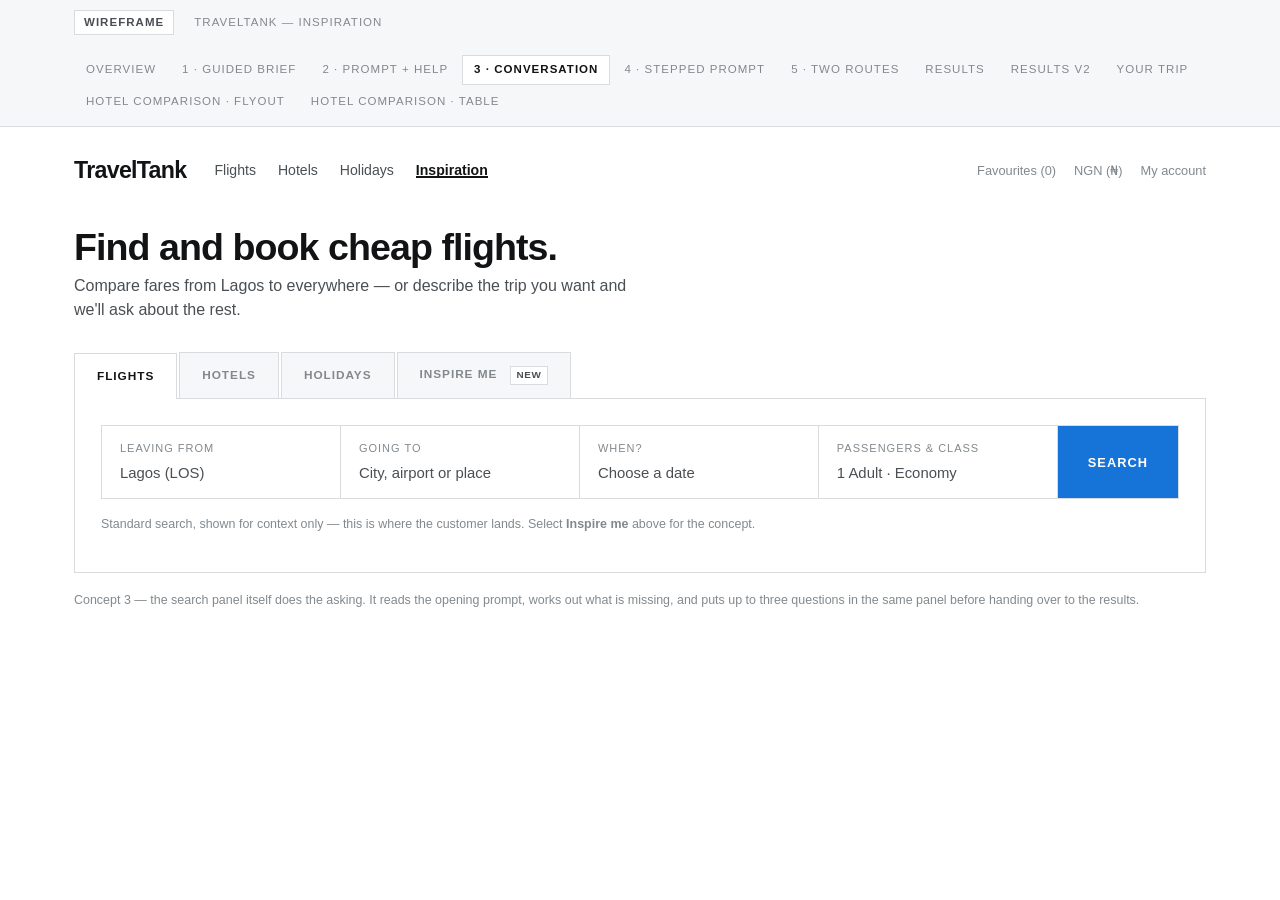
<file: concept-3.html>
<!doctype html>
<html lang="en">
<head>
<meta charset="utf-8">
<meta name="viewport" content="width=device-width,initial-scale=1">
<meta http-equiv="cache-control" content="no-cache">
<title>Concept 3 — Conversation · TravelTank Inspiration</title>
<link rel="stylesheet" href="assets/tt.css?v=98">
<style>
  /* ---- shared homepage furniture (matches Concept 2) ---- */
  .mode-tabs{display:flex;gap:2px;margin:30px 0 0;flex-wrap:wrap;}
  .mode-tab{
    border:1px solid var(--line);border-bottom:0;background:var(--panel-2);
    padding:13px 22px;font-size:.74rem;letter-spacing:.08em;text-transform:uppercase;
    font-weight:600;color:var(--ink-3);cursor:pointer;
  }
  .mode-tab.active{background:#fff;color:var(--ink);position:relative;top:1px;}
  .tab-badge{
    display:inline-block;margin-left:8px;border:1px solid var(--line);background:#fff;
    padding:1px 6px;font-size:.62rem;letter-spacing:.06em;color:var(--ink-2);
  }
  .search-card{border:1px solid var(--line);background:#fff;}

  .classic-wrap{padding:26px;}
  .classic-form{display:grid;grid-template-columns:repeat(4,1fr) auto;border:1px solid var(--line);}
  .classic-form .field{padding:14px 18px;border-right:1px solid var(--line);}
  .classic-form .field label{display:block;font-size:11px;letter-spacing:.09em;text-transform:uppercase;color:var(--ink-3);margin-bottom:5px;}
  .classic-form .field .val{font-size:.93rem;color:var(--ink-2);}
  .classic-form .search-btn{border:0;background:var(--accent);color:#fff;padding:0 30px;font-size:.8rem;letter-spacing:.08em;text-transform:uppercase;font-weight:600;cursor:pointer;}
  @media(max-width:860px){.classic-form{grid-template-columns:1fr;}.classic-form .field{border-right:0;border-bottom:1px solid var(--line);}.classic-form .search-btn{padding:16px;}}

  /* ---- the panel grows in place: every stage is a section of the same card ---- */
  .sec{border-top:1px solid var(--line-2);}
  .sec:first-child{border-top:0;}
  .sec-pad{padding:18px 20px;}

  /* stage 1 — the prompt */
  .ask{padding:18px 20px 14px;}
  .ask textarea{
    width:100%;border:0;outline:none;resize:none;overflow:hidden;
    font:inherit;font-size:1.02rem;line-height:1.5;color:var(--ink);background:transparent;min-height:52px;
  }
  .ask textarea::placeholder{color:var(--ink-3);}
  .ask-bar{display:flex;align-items:center;gap:8px;margin-top:6px;}
  .ask-icon{
    width:34px;height:34px;border:1px solid var(--line);background:#fff;border-radius:2px;
    display:inline-flex;align-items:center;justify-content:center;font-size:.95rem;color:var(--ink-3);cursor:pointer;
  }
  .ask-icon:hover{border-color:var(--ink-3);color:var(--ink);}
  .ask-send{
    margin-left:auto;width:38px;height:38px;border:0;background:var(--accent);color:#fff;
    border-radius:2px;cursor:pointer;font-size:1.05rem;
  }
  .ask-send:hover{background:#1263bb;}
  .starters{display:flex;gap:8px;flex-wrap:wrap;padding:0 20px 18px;}
  .starters .chip{font-size:.82rem;padding:7px 14px;}

  /* stage 1b — what they said, once submitted */
  .said{display:flex;align-items:flex-start;gap:16px;padding:16px 20px;}
  .said .txt{flex:1;font-size:.97rem;color:var(--ink);}
  .said .lab{margin-bottom:4px;}

  /* stage 2 — reasoning disclosure */
  .reason{
    display:flex;align-items:center;gap:8px;width:100%;text-align:left;
    background:none;border:0;padding:14px 20px;cursor:pointer;font-size:.88rem;color:var(--ink-3);
  }
  .reason:hover{color:var(--ink-2);background:var(--panel-2);}
  .reason .caret{margin-left:auto;transition:transform .15s;}
  .reason[aria-expanded="true"] .caret{transform:rotate(90deg);}
  .reason-body{padding:0 20px 16px 20px;font-size:.88rem;color:var(--ink-3);}
  .reason-body dl{margin:0;display:grid;grid-template-columns:auto 1fr;gap:5px 16px;}
  .reason-body dt{font-weight:600;color:var(--ink-2);white-space:nowrap;}
  .reason-body dd{margin:0;}

  .waiting{padding:18px 20px;}
  .waiting span{
    display:inline-block;width:5px;height:5px;background:var(--ink-3);border-radius:50%;
    margin-right:4px;animation:bl 1.1s infinite;
  }
  .waiting span:nth-child(2){animation-delay:.18s;}
  .waiting span:nth-child(3){animation-delay:.36s;}
  @keyframes bl{0%,60%,100%{opacity:.25;}30%{opacity:1;}}

  /* stage 3 — the question */
  .q-hd{display:flex;align-items:flex-start;gap:14px;padding:18px 20px 14px;}
  .q-txt{font-size:1.05rem;font-weight:500;flex:1;line-height:1.35;}
  .q-nav{display:flex;align-items:center;gap:4px;flex:0 0 auto;}
  .pg{background:none;border:0;cursor:pointer;color:var(--ink-3);width:24px;height:24px;border-radius:3px;font-size:.95rem;line-height:1;}
  .pg:hover:not([disabled]){background:var(--panel);color:var(--ink);}
  .pg[disabled]{opacity:.3;cursor:default;}
  .pg-count{font-size:.82rem;color:var(--ink-3);padding:0 2px;white-space:nowrap;}
  .pg-x{margin-left:6px;font-size:1.05rem;}

  .opts{list-style:none;margin:0;padding:0;}
  .opt{
    display:flex;align-items:center;gap:14px;width:100%;text-align:left;
    background:none;border:0;border-top:1px solid var(--line-2);
    padding:13px 20px;cursor:pointer;font-size:.95rem;color:var(--ink-2);
  }
  .opt .num{
    flex:0 0 auto;width:26px;height:26px;border:1px solid var(--line);border-radius:50%;
    display:flex;align-items:center;justify-content:center;font-size:.78rem;color:var(--ink-3);background:#fff;
  }
  .opt.cursor{background:var(--panel-2);color:var(--ink);}
  .opt.cursor .num{border-color:var(--ink);background:var(--ink);color:#fff;}
  .opt.picked .lbl{font-weight:600;color:var(--ink);}
  .opt .tick{margin-left:auto;color:var(--ink);font-weight:600;visibility:hidden;}
  .opt.picked .tick{visibility:visible;}

  .q-ft{display:flex;align-items:center;gap:12px;padding:10px 14px 10px 16px;border-top:1px solid var(--line-2);background:var(--panel-2);}
  .pencil{
    flex:0 0 auto;width:26px;height:26px;border:1px solid var(--line);border-radius:50%;
    display:flex;align-items:center;justify-content:center;font-size:.72rem;color:var(--ink-3);background:#fff;
  }
  .q-other{flex:1;border:0;outline:none;background:transparent;font:inherit;font-size:.93rem;color:var(--ink);min-width:0;}
  .q-other::placeholder{color:var(--ink-3);}
  .q-keys{padding:9px 20px 12px;font-size:.75rem;color:var(--ink-3);display:flex;gap:16px;flex-wrap:wrap;}
  .q-keys kbd{border:1px solid var(--line);border-radius:2px;padding:0 4px;font:inherit;font-size:.7rem;color:var(--ink-2);background:#fff;margin-right:4px;}

  /* stage 4 — done */
  .done-grid{display:grid;grid-template-columns:auto 1fr;gap:7px 16px;margin:0 0 16px;font-size:.9rem;}
  .done-grid dt{color:var(--ink-3);}
  .done-grid dd{margin:0;color:var(--ink);}
  .more-row{display:flex;align-items:center;gap:10px;border:1px solid var(--line);padding:10px 14px;margin:0 0 16px;}
  .more-row input{flex:1;border:0;outline:none;background:transparent;font:inherit;font-size:.93rem;min-width:0;}
  .more-row input::placeholder{color:var(--ink-3);}

  @media(max-width:620px){
    .q-hd{flex-wrap:wrap;gap:6px;}
    .q-txt{flex:1 0 100%;}
    .q-nav{flex:1 0 100%;justify-content:flex-end;}
    .q-keys{display:none;}
  }
</style>
</head>
<body>

<main class="shell">
  <h1 style="margin-bottom:6px;">Find and book cheap flights.</h1>
  <p class="lede">Compare fares from Lagos to everywhere — or describe the trip you want and we'll ask about the rest.</p>

  <div class="mode-tabs" role="tablist">
    <button class="mode-tab active" data-mode="flights">Flights</button>
    <button class="mode-tab" data-mode="hotels">Hotels</button>
    <button class="mode-tab" data-mode="holidays">Holidays</button>
    <button class="mode-tab" data-mode="ai">Inspire me <span class="tab-badge">New</span></button>
  </div>

  <div class="search-card">
    <div id="panelClassic">
      <div class="classic-wrap">
        <div class="classic-form">
          <div class="field"><label>Leaving from</label><div class="val">Lagos (LOS)</div></div>
          <div class="field"><label>Going to</label><div class="val">City, airport or place</div></div>
          <div class="field"><label>When?</label><div class="val">Choose a date</div></div>
          <div class="field"><label>Passengers &amp; class</label><div class="val">1 Adult · Economy</div></div>
          <button class="search-btn" type="button">Search</button>
        </div>
        <p class="hint" style="margin-top:16px;">Standard search, shown for context only — this is where the customer lands. Select <b>Inspire me</b> above for the concept.</p>
      </div>
    </div>

    <!-- the whole conversation happens inside this panel, which grows -->
    <div id="panelAi" hidden></div>
  </div>

  <p class="hint" style="margin-top:18px;margin-bottom:60px;">
    Concept 3 — the search panel itself does the asking. It reads the opening prompt, works out what
    is missing, and puts up to three questions in the same panel before handing over to the results.
  </p>
</main>

<script src="assets/data.js?v=98"></script>
<script src="assets/core.js?v=98"></script>
<script>
TT.mount('concept-3.html');

let brief = TT.fresh();          // always opens empty
const panel = document.getElementById('panelAi');
const MAX_QUESTIONS = 3;

/* ---------------- question bank ---------------- */
const QUESTIONS = {
  vibes:{
    q:'What matters most on this trip?', multi:true,
    options:()=>VIBES.map(v=>({label:v.label, apply:()=>TT.addVibe(brief, v.id)}))
  },
  who:{
    q:"Who's travelling?",
    options:()=>WHO.map(w=>({label:w.label, apply:()=>brief.who = w.id}))
  },
  month:{
    q:'Roughly when are you thinking?',
    options:()=>[{label:"I'm flexible", apply:()=>brief.month = null}]
      .concat(MONTHS.map((m,i)=>({label:MONTHS_FULL[i], apply:()=>brief.month = i+1})))
  },
  budget:{
    q:'Roughly what are we spending?',
    note:'This only steers the shortlist — we price it properly after.',
    options:()=>BUDGETS.map(b=>({label:b.label, apply:()=>brief.budget = b.id}))
  },
  maxHours:{
    q:'How far are you willing to fly from Lagos?',
    options:()=>FLIGHTS.map(f=>({label:f.label, apply:()=>brief.maxHours = f.id}))
  },
  visa:{
    q:'Visa-free, or happy to apply for one?', note:'On a Nigerian passport.',
    options:()=>VISA_CHOICES.map(v=>({label:v.label, apply:()=>brief.visa = v.id}))
  }
};
const ORDER = ['vibes','who','month','budget','maxHours','visa'];
const SLOT_NAME = {vibes:'What you want', who:'Who is going', month:'When',
                   budget:'Budget', maxHours:'Flight length', visa:'Visa'};

function missing(){
  return ORDER.filter(k => k === 'vibes' ? brief.vibes.length === 0
                                         : brief[k] === null || brief[k] === undefined);
}

/* ---------------- panel state ---------------- */
let said = '', found = [], queue = [], idx = 0, cursor = 0, answers = {}, stage = 'ask';

const STARTERS = [
  "Somewhere hot in December where the kids won't be bored",
  "A week off for two of us — nothing to plan, good food",
  "No idea. Surprise me."
];

function sec(cls, html){ return '<div class="sec ' + cls + '">' + html + '</div>'; }

/* ---------------- render ---------------- */
function render(){
  let html = '';

  /* --- the prompt, or an echo of it once submitted --- */
  if(stage === 'ask'){
    html += sec('', 
      '<div class="ask">' +
        '<textarea id="prompt" rows="1" autocomplete="off" placeholder="Describe the trip you want — we\'ll ask about anything you leave out."></textarea>' +
        '<div class="ask-bar">' +
          '<button type="button" class="ask-icon" title="Attach">+</button>' +
          '<button type="button" class="ask-send" id="sendBtn" aria-label="Start">&rarr;</button>' +
        '</div>' +
      '</div>' +
      '<div class="starters">' +
        STARTERS.map((s,i)=>'<button type="button" class="chip" data-starter="' + i + '">' + TT.esc(s) + '</button>').join('') +
      '</div>');
  } else {
    html += sec('',
      '<div class="said">' +
        '<div class="txt"><span class="lab">You said</span>' + TT.esc(said) + '</div>' +
        '<button type="button" class="btn btn-sm" id="editSaid">Edit</button>' +
      '</div>');
  }

  /* --- what it worked out --- */
  if(stage === 'thinking'){
    html += sec('', '<div class="waiting"><span></span><span></span><span></span></div>');
  }

  if(stage === 'asking' || stage === 'done'){
    const gaps = queue.length ? queue : missing().slice(0, MAX_QUESTIONS);
    html += sec('',
      '<button type="button" class="reason" id="reasonBtn" aria-expanded="false">' +
        '<span>Read your message and worked out what to ask</span><span class="caret">&rsaquo;</span>' +
      '</button>' +
      '<div class="reason-body" id="reasonBody" hidden><dl>' +
        '<dt>Picked up</dt><dd>' + (found.length ? TT.esc(found.join(', ')) : 'nothing specific yet') + '</dd>' +
        '<dt>Still missing</dt><dd>' + (gaps.length ? gaps.map(k=>SLOT_NAME[k].toLowerCase()).join(', ') : 'nothing — enough to go on') + '</dd>' +
        '<dt>So we asked</dt><dd>' + (gaps.length ? gaps.length + (gaps.length===1?' question':' questions') : 'nothing further') + '</dd>' +
      '</dl></div>');
  }

  /* --- the current question --- */
  if(stage === 'asking'){
    const key = queue[idx], Q = QUESTIONS[key], opts = Q.options();
    const picked = (answers[key] && answers[key].labels) || [];
    html += sec('',
      '<div class="q-hd">' +
        '<div class="q-txt">' + TT.esc(Q.q) +
          (Q.note ? '<div class="hint" style="margin-top:4px;font-weight:400;">' + TT.esc(Q.note) + '</div>' : '') +
        '</div>' +
        '<div class="q-nav">' +
          '<button class="pg" data-pg="-1" aria-label="Previous question"' + (idx===0?' disabled':'') + '>&lsaquo;</button>' +
          '<span class="pg-count">' + (idx+1) + ' of ' + queue.length + '</span>' +
          '<button class="pg" data-pg="1" aria-label="Next question"' + (idx===queue.length-1?' disabled':'') + '>&rsaquo;</button>' +
          '<button class="pg pg-x" data-close="1" aria-label="Stop asking">&times;</button>' +
        '</div>' +
      '</div>' +
      '<ul class="opts">' +
        opts.map((o,i)=>
          '<li><button type="button" class="opt' + (i===cursor?' cursor':'') +
              (picked.includes(o.label)?' picked':'') + '" data-i="' + i + '">' +
            '<span class="num">' + (i<9 ? (i+1) : '·') + '</span>' +
            '<span class="lbl">' + TT.esc(o.label) + '</span>' +
            '<span class="tick">&#10003;</span>' +
          '</button></li>').join('') +
      '</ul>' +
      '<div class="q-ft">' +
        '<span class="pencil">&#9998;</span>' +
        '<input class="q-other" id="other" autocomplete="off" placeholder="Something else — say it in your own words">' +
        '<button type="button" class="btn btn-sm" data-act="' + (Q.multi && picked.length ? 'done' : 'skip') + '">' +
          (Q.multi && picked.length ? 'Done' : 'Skip') + '</button>' +
      '</div>' +
      '<div class="q-keys">' +
        '<span><kbd>1</kbd>&ndash;<kbd>' + Math.min(opts.length,9) + '</kbd>' + (Q.multi?'toggle':'select') + '</span>' +
        '<span><kbd>&uarr;</kbd><kbd>&darr;</kbd>navigate</span>' +
        '<span><kbd>&crarr;</kbd>' + (Q.multi?'toggle':'choose') + '</span>' +
        '<span><kbd>esc</kbd>' + (Q.multi && picked.length ? 'done' : 'skip') + '</span>' +
      '</div>');
  }

  /* --- the wrap-up --- */
  if(stage === 'done'){
    const answered = Object.keys(answers).filter(k=>answers[k].labels.length);
    const chips = TT.chips(brief);
    html += sec('sec-pad',
      (answered.length
        ? '<span class="lab">You also told us</span>' +
          '<dl class="done-grid" style="margin-top:10px;">' + answered.map(k=>
            '<dt>' + SLOT_NAME[k] + '</dt><dd>' + TT.esc(answers[k].labels.join(', ')) + '</dd>').join('') + '</dl>'
        : '') +
      '<span class="lab">Your brief</span>' +
      '<div class="chip-set" style="margin:10px 0 16px;">' +
        (chips.length
          ? chips.map(c=>'<span class="chip chip-sm on">' + TT.esc(c.label) + '</span>').join('')
          : '<span class="chip chip-sm">Open to anything</span>') +
      '</div>' +
      '<div class="more-row"><input id="moreInput" autocomplete="off" placeholder="Anything else before we go? — e.g. &quot;nothing too touristy&quot;"></div>' +
      '<div class="btn-row">' +
        '<button class="btn btn-primary" id="goBtn">Show me where to go</button>' +
        (missing().length ? '<button class="btn" id="askMore">Ask me something else</button>' : '') +
      '</div>');
  }

  panel.innerHTML = html;
  wire();
}

/* ---------------- wiring ---------------- */
function wire(){
  const p = panel.querySelector('#prompt');
  if(p){
    const grow = ()=>{ p.style.height='auto'; p.style.height = Math.max(52, p.scrollHeight) + 'px'; };
    p.addEventListener('input', grow);
    p.addEventListener('keydown', e=>{
      if(e.key === 'Enter' && !e.shiftKey){ e.preventDefault(); start(p.value); }
    });
    panel.querySelector('#sendBtn').addEventListener('click', ()=>start(p.value));
    panel.querySelectorAll('[data-starter]').forEach(b=>{
      b.addEventListener('click', ()=>start(STARTERS[+b.dataset.starter]));
    });
    grow();
    if(said) { p.value = said; grow(); }
    p.focus();
  }

  const edit = panel.querySelector('#editSaid');
  if(edit) edit.addEventListener('click', ()=>{
    brief = TT.fresh(); found = []; queue = []; answers = {}; idx = 0; cursor = 0;
    stage = 'ask'; render();
  });

  const rb = panel.querySelector('#reasonBtn');
  if(rb) rb.addEventListener('click', ()=>{
    const body = panel.querySelector('#reasonBody');
    const open = rb.getAttribute('aria-expanded') === 'true';
    rb.setAttribute('aria-expanded', String(!open));
    body.hidden = open;
  });

  panel.querySelectorAll('[data-i]').forEach(b=>{
    b.addEventListener('mouseenter', ()=>{ cursor = +b.dataset.i; paintCursor(); });
    b.addEventListener('click', ()=>choose(+b.dataset.i));
  });
  panel.querySelectorAll('[data-pg]').forEach(b=>b.addEventListener('click', ()=>page(+b.dataset.pg)));
  const x = panel.querySelector('[data-close]');
  if(x) x.addEventListener('click', ()=>finish(true));
  const act = panel.querySelector('[data-act]');
  if(act) act.addEventListener('click', e=>{
    if(e.currentTarget.dataset.act === 'done') advance(); else skip();
  });

  const other = panel.querySelector('#other');
  if(other) other.addEventListener('keydown', e=>{
    e.stopPropagation();
    if(e.key !== 'Enter') return;
    e.preventDefault();
    const t = other.value.trim();
    if(!t) return;
    TT.parse(t, brief);
    record(queue[idx], [t]);
    advance();
  });

  const more = panel.querySelector('#moreInput');
  if(more) more.addEventListener('keydown', e=>{
    e.stopPropagation();
    if(e.key !== 'Enter') return;
    e.preventDefault();
    const t = more.value.trim();
    if(!t) return;
    const notes = TT.parse(t, brief);
    brief.freeText = (brief.freeText ? brief.freeText + ' ' : '') + t;
    said = said + ' ' + t;
    if(notes.length) found = found.concat(notes);
    render();
  });

  const go = panel.querySelector('#goBtn');
  if(go) go.addEventListener('click', ()=>{
    brief.source = 'concept-3';
    TT.save(brief);
    location.href = 'results.html';
  });
  const am = panel.querySelector('#askMore');
  if(am) am.addEventListener('click', openQuestions);
}

function paintCursor(){
  panel.querySelectorAll('.opt').forEach((b,i)=>b.classList.toggle('cursor', i===cursor));
}

/* ---------------- flow ---------------- */
function start(text){
  const t = (text || '').trim();
  if(!t) return;
  said = t;
  found = TT.parse(t, brief);
  brief.freeText = t;
  stage = 'thinking';
  render();
  setTimeout(openQuestions, 900);
}

function openQuestions(){
  queue = missing().slice(0, MAX_QUESTIONS);
  if(!queue.length){ finish(false); return; }
  idx = 0; cursor = 0;
  stage = 'asking';
  render();
}

function record(key, labels, flag){ answers[key] = {labels:labels, flag:flag}; }

function choose(i){
  const key = queue[idx], Q = QUESTIONS[key], o = Q.options()[i];
  o.apply();
  if(Q.multi){
    const cur = (answers[key] && answers[key].labels) || [];
    record(key, cur.includes(o.label) ? cur.filter(x=>x!==o.label) : cur.concat(o.label));
    if(!answers[key].labels.length) delete answers[key];
    cursor = i;
    render();                       // stay on the question so they can pick more
  } else {
    record(key, [o.label]);
    advance();
  }
}

function skip(){
  const key = queue[idx];
  /* On a multi-select they may already have picked something — treat this as
     "done with this one" rather than wiping what they chose. */
  if(!(answers[key] && answers[key].labels.length)) record(key, [], 'skipped');
  advance();
}

function page(d){
  const n = idx + d;
  if(n < 0 || n >= queue.length) return;
  idx = n; cursor = 0; render();
}

function advance(){
  if(idx < queue.length - 1){ idx++; cursor = 0; render(); }
  else finish(false);
}

function finish(early){
  stage = 'done';
  if(early) queue.forEach(k=>{ if(!answers[k]) record(k, [], 'skipped'); });
  render();
}

/* ---------------- keyboard ---------------- */
document.addEventListener('keydown', e=>{
  if(stage !== 'asking') return;
  const tag = (e.target.tagName || '').toLowerCase();
  if(tag === 'input' || tag === 'textarea') return;

  const n = panel.querySelectorAll('.opt').length;
  if(!n) return;
  if(e.key === 'ArrowDown'){ e.preventDefault(); cursor = (cursor+1) % n; paintCursor(); }
  else if(e.key === 'ArrowUp'){ e.preventDefault(); cursor = (cursor-1+n) % n; paintCursor(); }
  else if(e.key === 'Enter'){ e.preventDefault(); choose(cursor); }
  else if(e.key === 'Escape'){ e.preventDefault(); skip(); }
  else if(/^[1-9]$/.test(e.key)){
    const i = +e.key - 1;
    if(i < n){ e.preventDefault(); cursor = i; choose(i); }
  }
});

/* ---------------- mode tabs ---------------- */
document.querySelectorAll('.mode-tab').forEach(t=>{
  t.addEventListener('click', ()=>{
    document.querySelectorAll('.mode-tab').forEach(x=>x.classList.remove('active'));
    t.classList.add('active');
    const ai = t.dataset.mode === 'ai';
    panel.hidden = !ai;
    document.getElementById('panelClassic').hidden = ai;
    if(ai) render();
  });
});

render();
</script>
</body>
</html>
</file>
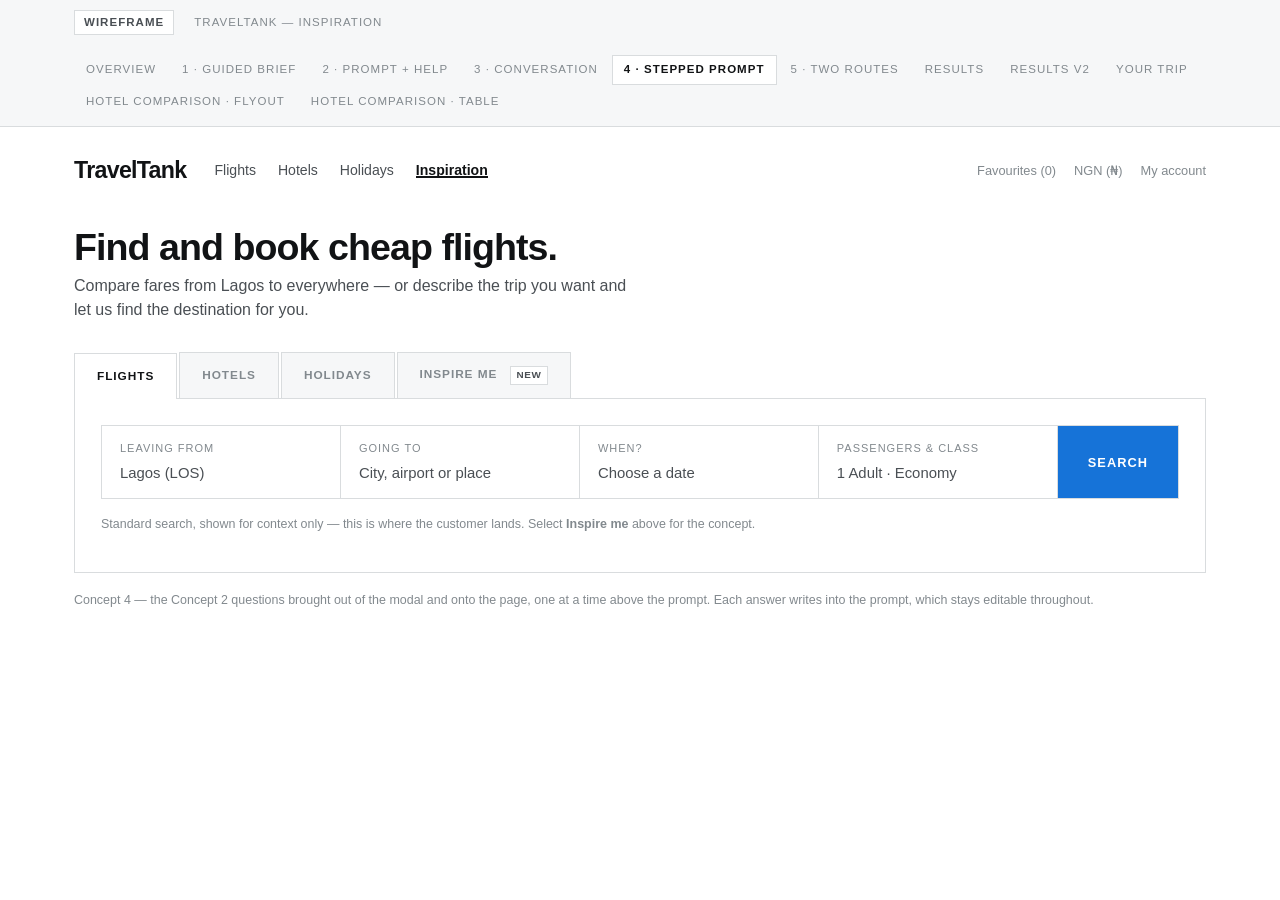
<file: concept-4.html>
<!doctype html>
<html lang="en">
<head>
<meta charset="utf-8">
<meta name="viewport" content="width=device-width,initial-scale=1">
<meta http-equiv="cache-control" content="no-cache">
<title>Concept 4 — Stepped prompt · TravelTank Inspiration</title>
<link rel="stylesheet" href="assets/tt.css?v=98">
<style>
  /* ---- homepage furniture, shared with concepts 2 and 3 ---- */
  .mode-tabs{display:flex;gap:2px;margin:30px 0 0;flex-wrap:wrap;}
  .mode-tab{
    border:1px solid var(--line);border-bottom:0;background:var(--panel-2);
    padding:13px 22px;font-size:.74rem;letter-spacing:.08em;text-transform:uppercase;
    font-weight:600;color:var(--ink-3);cursor:pointer;
  }
  .mode-tab.active{background:#fff;color:var(--ink);position:relative;top:1px;}
  .tab-badge{
    display:inline-block;margin-left:8px;border:1px solid var(--line);background:#fff;
    padding:1px 6px;font-size:.62rem;letter-spacing:.06em;color:var(--ink-2);
  }
  .search-card{border:1px solid var(--line);background:#fff;}

  .classic-wrap{padding:26px;}
  .classic-form{display:grid;grid-template-columns:repeat(4,1fr) auto;border:1px solid var(--line);}
  .classic-form .field{padding:14px 18px;border-right:1px solid var(--line);}
  .classic-form .field label{display:block;font-size:11px;letter-spacing:.09em;text-transform:uppercase;color:var(--ink-3);margin-bottom:5px;}
  .classic-form .field .val{font-size:.93rem;color:var(--ink-2);}
  .classic-form .search-btn{border:0;background:var(--accent);color:#fff;padding:0 30px;font-size:.8rem;letter-spacing:.08em;text-transform:uppercase;font-weight:600;cursor:pointer;}
  @media(max-width:860px){.classic-form{grid-template-columns:1fr;}.classic-form .field{border-right:0;border-bottom:1px solid var(--line);}.classic-form .search-btn{padding:16px;}}

  /* ---- the stepped question block ----
     One shape for every step: a progress bar, a meta line, the question as the
     clear focal point, then the options, then a single action row that never
     moves between steps. ---- */
  .step{border-bottom:1px solid var(--line-2);}
  .prog{height:3px;background:var(--line-2);}
  .prog span{display:block;height:100%;background:var(--ink);transition:width .3s ease;}

  .step-in{padding:24px 28px 26px;}

  .step-meta{display:flex;align-items:baseline;gap:16px;margin-bottom:10px;}
  .step-count{
    font-size:.72rem;letter-spacing:.12em;text-transform:uppercase;
    color:var(--ink-3);white-space:nowrap;
  }
  .step-count b{color:var(--ink-2);font-weight:600;}
  .step-back{
    margin-left:auto;background:none;border:0;padding:0;cursor:pointer;color:var(--ink-3);
    font-size:.72rem;letter-spacing:.12em;text-transform:uppercase;font-weight:600;
  }
  .step-back:hover{color:var(--ink);}

  .step-q{
    margin:0;font-size:1.32rem;line-height:1.3;letter-spacing:-.01em;
    font-weight:600;color:var(--ink);
  }
  .step-help{margin:7px 0 0;font-size:.9rem;color:var(--ink-3);line-height:1.5;}

  .step-opts{display:flex;flex-wrap:wrap;gap:9px;margin-top:18px;}
  .step-opts .chip{font-size:.94rem;padding:10px 20px;}

  /* Always in the same place, whatever kind of question it is. */
  .step-act{display:flex;align-items:center;gap:14px;margin-top:20px;}
  .step-sel{font-size:.86rem;color:var(--ink-3);}

  .step-done{padding:24px 28px 26px;display:flex;align-items:center;gap:14px;flex-wrap:wrap;}
  .step-done .tick{
    width:26px;height:26px;border-radius:50%;background:var(--ink);color:#fff;
    display:flex;align-items:center;justify-content:center;font-size:.8rem;flex:0 0 auto;
  }
  .step-done .txt{font-size:1.05rem;font-weight:600;}

  /* ---- the prompt, which the answers write into ---- */
  .ask-lab{
    padding:22px 28px 2px;font-size:.72rem;letter-spacing:.12em;
    text-transform:uppercase;font-weight:600;color:var(--ink-3);
  }
  .ask-sub{padding:0 28px 12px;margin:6px 0 0;font-size:.9rem;color:var(--ink-3);}
  .ask{padding:0 28px 26px;}
  .ask-box{border:1px solid var(--line);padding:16px 18px 12px;}
  .ask-box:focus-within{border-color:var(--ink-3);}
  .ask-box textarea{
    width:100%;border:0;outline:none;resize:none;overflow:hidden;font:inherit;
    font-size:1.02rem;line-height:1.55;min-height:58px;background:transparent;color:var(--ink);
  }
  .ask-box textarea::placeholder{color:var(--ink-3);}
  .ask-bar{display:flex;align-items:center;gap:8px;margin-top:8px;}
  .ask-icon{
    width:34px;height:34px;border:1px solid var(--line);background:#fff;border-radius:2px;
    display:inline-flex;align-items:center;justify-content:center;font-size:.95rem;color:var(--ink-3);cursor:pointer;
  }
  .ask-icon:hover{border-color:var(--ink-3);color:var(--ink);}
  .ask-send{
    margin-left:auto;width:44px;height:44px;border:0;background:var(--accent);color:#fff;
    border-radius:2px;cursor:pointer;font-size:1.1rem;
  }
  .ask-send:hover{background:#1263bb;}
  .edited{font-size:.8rem;color:var(--ink-3);}

  @media(max-width:620px){
    .step-in,.step-done{padding:20px 18px 22px;}
    .ask-lab{padding:18px 18px 2px;}
    .ask-sub{padding:0 18px 10px;}
    .ask{padding:0 18px 20px;}
    .q-word{display:none;}                   /* just "3 of 6" on a phone */
    .step-q{font-size:1.15rem;}
  }
</style>
</head>
<body>

<main class="shell">
  <h1 style="margin-bottom:6px;">Find and book cheap flights.</h1>
  <p class="lede">Compare fares from Lagos to everywhere — or describe the trip you want and let us find the destination for you.</p>

  <div class="mode-tabs" role="tablist">
    <button class="mode-tab active" data-mode="flights">Flights</button>
    <button class="mode-tab" data-mode="hotels">Hotels</button>
    <button class="mode-tab" data-mode="holidays">Holidays</button>
    <button class="mode-tab" data-mode="ai">Inspire me <span class="tab-badge">New</span></button>
  </div>

  <div class="search-card">
    <div id="panelClassic">
      <div class="classic-wrap">
        <div class="classic-form">
          <div class="field"><label>Leaving from</label><div class="val">Lagos (LOS)</div></div>
          <div class="field"><label>Going to</label><div class="val">City, airport or place</div></div>
          <div class="field"><label>When?</label><div class="val">Choose a date</div></div>
          <div class="field"><label>Passengers &amp; class</label><div class="val">1 Adult · Economy</div></div>
          <button class="search-btn" type="button">Search</button>
        </div>
        <p class="hint" style="margin-top:16px;">Standard search, shown for context only — this is where the customer lands. Select <b>Inspire me</b> above for the concept.</p>
      </div>
    </div>

    <div id="panelAi" hidden>
      <div id="stepHost"></div>

      <div class="ask-lab">In your own words</div>
      <p class="ask-sub">Add anything that matters to you — the answers above are already in here, and you can change any of it.</p>
      <div class="ask">
        <div class="ask-box">
          <textarea id="prompt" rows="2" autocomplete="off" placeholder="Describe the trip you want and we'll find the destination…"></textarea>
          <div class="ask-bar">
            <button type="button" class="ask-icon" title="Attach">+</button>
            <span class="edited" id="editedNote" hidden>Your wording — we'll keep it</span>
            <button type="button" class="ask-send" id="sendBtn" aria-label="Find me somewhere">&rarr;</button>
          </div>
        </div>
      </div>
    </div>
  </div>

  <p class="hint" style="margin-top:18px;margin-bottom:60px;">
    Concept 4 — the Concept 2 questions brought out of the modal and onto the page, one at a time
    above the prompt. Each answer writes into the prompt, which stays editable throughout.
  </p>
</main>

<script src="assets/data.js?v=98"></script>
<script src="assets/core.js?v=98"></script>
<script>
TT.mount('concept-4.html');

let brief = TT.fresh();            // always opens empty
const promptEl = document.getElementById('prompt');
const stepHost = document.getElementById('stepHost');
const editedNote = document.getElementById('editedNote');

/* ---------------- the questions, in order ---------------- */
const STEPS = [
  {key:'who',   q:"Who's going?", help:'Every question is optional — skip any of them.',
   options:()=>WHO.map(w=>({label:w.label, on:()=>brief.who===w.id, apply:()=>brief.who = brief.who===w.id ? null : w.id}))},

  {key:'vibes', q:'What matters most?', multi:true,
   help:'Pick as many as you like, then Next.',
   options:()=>VIBES.map(v=>({label:v.label, on:()=>brief.vibes.includes(v.id),
     apply:()=>brief.vibes.includes(v.id)
       ? brief.vibes = brief.vibes.filter(x=>x!==v.id)
       : TT.addVibe(brief, v.id)}))},

  {key:'month', q:'When are you thinking?', help:'Pick a month, or leave it flexible.',
   options:()=>[{label:'Flexible', on:()=>brief.month===null, apply:()=>brief.month = null}]
     .concat(MONTHS.map((m,i)=>({label:m, on:()=>brief.month===i+1,
       apply:()=>brief.month = brief.month===i+1 ? null : i+1})))},

  {key:'budget', q:'Rough budget?',
   help:'This only steers the shortlist — we price it properly after.',
   options:()=>BUDGETS.map(b=>({label:b.label, on:()=>brief.budget===b.id,
     apply:()=>brief.budget = brief.budget===b.id ? null : b.id}))},

  {key:'maxHours', q:'How far will you fly?', help:'Flight time from Lagos.',
   options:()=>FLIGHTS.map(f=>({label:f.label, on:()=>brief.maxHours===f.id,
     apply:()=>brief.maxHours = brief.maxHours===f.id ? null : f.id}))},

  {key:'visa', q:'Entry requirements?',
   help:'On a Nigerian passport.',
   options:()=>VISA_CHOICES.map(v=>({label:v.label, on:()=>brief.visa===v.id,
     apply:()=>brief.visa = brief.visa===v.id ? null : v.id}))}
];

let step = 0;
const visited = new Set();         // steps the customer has answered or skipped

/* ---------------- keeping the prompt in sync without stealing their words ----------------
   The generated sentence is always the prefix. Anything the customer types is kept as a
   tail and re-attached when an answer changes the prefix. If they rewrite the prefix
   themselves we stop owning it, and later answers append instead of overwriting. */
let autoText = '';
let ownsPrefix = true;

function syncPrompt(changedKey){
  const next = TT.promptFromBrief(brief);
  const cur = promptEl.value;

  if(ownsPrefix && cur.startsWith(autoText)){
    /* We still own the opening sentence — rewrite just that, keep their tail. */
    promptEl.value = next + cur.slice(autoText.length);
    autoText = next;
  } else {
    /* They have rewritten it. Add only the new fact, so we never contradict
       or duplicate what they said. */
    ownsPrefix = false;
    const frag = TT.promptFragment(brief, changedKey);
    if(frag && cur.indexOf(frag) === -1){
      const sep = !cur.trim() ? '' : (/[.!?]\s*$/.test(cur) ? ' ' : '. ');
      promptEl.value = cur.replace(/\s+$/,'') + sep + frag;
    }
  }
  editedNote.hidden = ownsPrefix;
  grow();
}

function grow(){
  promptEl.style.height='auto';
  promptEl.style.height = Math.max(58, promptEl.scrollHeight) + 'px';
}
promptEl.addEventListener('input', ()=>{
  /* If they have edited into the generated part, it is theirs now. */
  if(ownsPrefix && !promptEl.value.startsWith(autoText)){
    ownsPrefix = false;
    editedNote.hidden = false;
  }
  grow();
});

/* ---------------- render ---------------- */
function drawStep(){
  if(step >= STEPS.length){ drawDone(); return; }

  const S = STEPS[step];
  const picked = countPicked(S);
  const pct = Math.round(((step + 1) / STEPS.length) * 100);

  /* The forward control sits in the same place on every step. On a single-select
     the chips advance on their own, so it offers Skip; on a multi-select, which
     cannot know when you have finished, it becomes the Next you have to press. */
  const goPrimary = S.multi && picked > 0;
  const goLabel   = goPrimary ? 'Next &rarr;' : 'Skip this question';

  stepHost.innerHTML =
    '<div class="step">' +
      '<div class="prog"><span style="width:' + pct + '%"></span></div>' +
      '<div class="step-in">' +
        '<div class="step-meta">' +
          '<span class="step-count"><span class="q-word">Question </span><b>' +
            (step+1) + '</b> of ' + STEPS.length + '</span>' +
          (step > 0 ? '<button type="button" class="step-back" id="backBtn">&lsaquo; Back</button>' : '') +
        '</div>' +
        '<h2 class="step-q">' + TT.esc(S.q) + '</h2>' +
        (S.help ? '<p class="step-help">' + TT.esc(S.help) + '</p>' : '') +
        '<div class="step-opts" id="opts"></div>' +
        '<div class="step-act">' +
          '<button type="button" class="btn' + (goPrimary ? ' btn-primary' : '') + '" id="goBtn">' +
            goLabel + '</button>' +
          (picked && S.multi ? '<span class="step-sel">' + picked + ' selected</span>' : '') +
        '</div>' +
      '</div>' +
    '</div>';

  const opts = stepHost.querySelector('#opts');
  S.options().forEach(o=>{
    const b = document.createElement('button');
    b.type = 'button';
    b.className = 'chip' + (o.on() ? ' on' : '');
    b.textContent = o.label;
    b.addEventListener('click', ()=>{
      o.apply();
      visited.add(S.key);
      syncPrompt(S.key);
      if(S.multi) drawStep();          // stay put so they can add more
      else advance();
    });
    opts.appendChild(b);
  });

  stepHost.querySelector('#goBtn').addEventListener('click', ()=>{ visited.add(S.key); advance(); });
  const back = stepHost.querySelector('#backBtn');
  if(back) back.addEventListener('click', ()=>{ step--; drawStep(); });
}

function drawDone(){
  const answered = STEPS.filter(s=>filled(s.key)).length;
  stepHost.innerHTML =
    '<div class="step">' +
      '<div class="prog"><span style="width:100%"></span></div>' +
      '<div class="step-done">' +
        '<span class="tick">&#10003;</span>' +
        '<span class="txt">' + (answered ? 'That is everything we need' : 'All skipped — no problem') + '</span>' +
        '<button type="button" class="btn btn-sm" id="againBtn">Go back through them</button>' +
      '</div>' +
    '</div>';
  stepHost.querySelector('#againBtn').addEventListener('click', ()=>{ step = 0; drawStep(); });
}

function countPicked(S){
  return S.key === 'vibes' ? brief.vibes.length : (filled(S.key) ? 1 : 0);
}

function filled(key){
  return key === 'vibes' ? brief.vibes.length > 0
                         : brief[key] !== null && brief[key] !== undefined;
}

function advance(){ step++; drawStep(); }

/* ---------------- submit ---------------- */
function submit(){
  const text = promptEl.value.trim();
  brief.freeText = text;
  if(text) TT.parse(text, brief);       // catches anything they typed themselves
  brief.source = 'concept-4';
  TT.save(brief);
  location.href = 'results.html';
}
document.getElementById('sendBtn').addEventListener('click', submit);
promptEl.addEventListener('keydown', e=>{
  if(e.key === 'Enter' && !e.shiftKey){ e.preventDefault(); submit(); }
});

/* ---------------- mode tabs ---------------- */
document.querySelectorAll('.mode-tab').forEach(t=>{
  t.addEventListener('click', ()=>{
    document.querySelectorAll('.mode-tab').forEach(x=>x.classList.remove('active'));
    t.classList.add('active');
    const ai = t.dataset.mode === 'ai';
    document.getElementById('panelAi').hidden = !ai;
    document.getElementById('panelClassic').hidden = ai;
  });
});

drawStep();
grow();
</script>
</body>
</html>
</file>
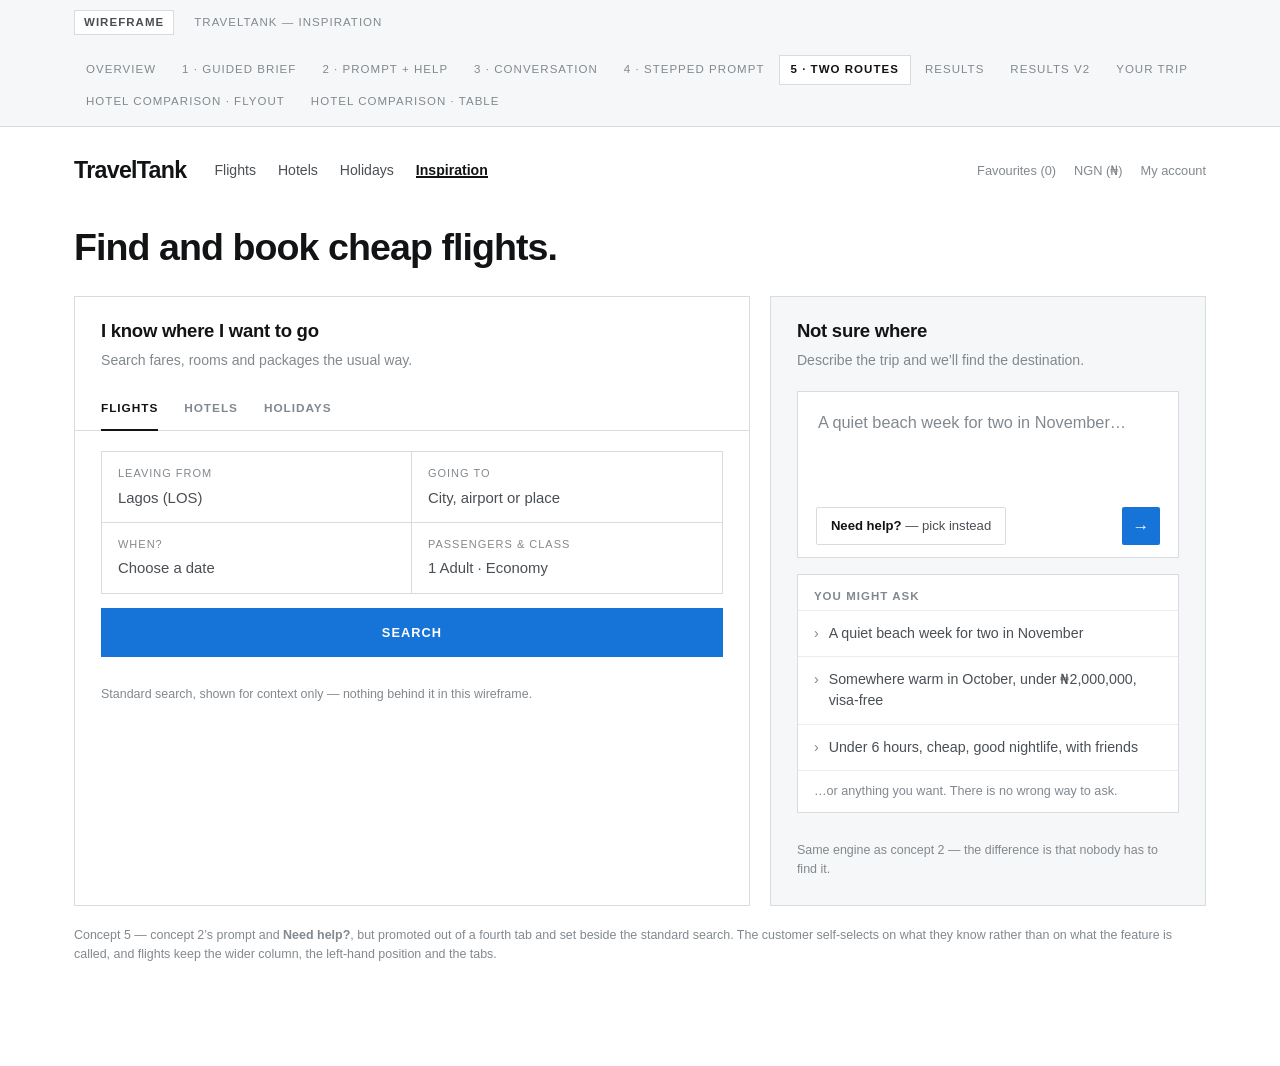
<file: concept-5.html>
<!doctype html>
<html lang="en">
<head>
<meta charset="utf-8">
<meta name="viewport" content="width=device-width,initial-scale=1">
<meta http-equiv="cache-control" content="no-cache">
<title>Concept 5 — Two routes, side by side · TravelTank Inspiration</title>
<link rel="stylesheet" href="assets/tt.css?v=98">
<style>
  /* ---- the two routes, side by side ---- */
  .duo{display:grid;grid-template-columns:1.55fr 1fr;gap:20px;margin-top:28px;align-items:stretch;}
  @media(max-width:940px){.duo{grid-template-columns:1fr;}}

  .route{border:1px solid var(--line);background:#fff;display:flex;flex-direction:column;}
  .route.alt{background:var(--panel-2);}
  .route-hd{padding:22px 26px 0;}
  .route-hd h2{margin:0;font-size:1.16rem;letter-spacing:-.015em;line-height:1.3;}
  .route-hd .rs{font-size:.88rem;color:var(--ink-3);margin-top:6px;line-height:1.55;}
  .route-bd{padding:20px 26px 26px;flex:1;display:flex;flex-direction:column;}

  /* ---- left: the customer already knows ---- */
  .subtabs{display:flex;margin:18px 0 0;padding:0 26px;border-bottom:1px solid var(--line);}
  .subtab{
    border:0;background:none;padding:11px 0;margin-right:26px;cursor:pointer;
    font-size:.74rem;letter-spacing:.08em;text-transform:uppercase;font-weight:600;
    color:var(--ink-3);border-bottom:2px solid transparent;margin-bottom:-1px;
  }
  .subtab.on{color:var(--ink);border-bottom-color:var(--ink);}
  .subtab:hover{color:var(--ink);}

  .stackform{display:grid;grid-template-columns:1fr 1fr;border:1px solid var(--line);}
  .stackform .field{padding:13px 16px;border-right:1px solid var(--line);border-bottom:1px solid var(--line);}
  .stackform .field:nth-child(2n){border-right:0;}
  .stackform .field:nth-last-child(-n+2){border-bottom:0;}
  .stackform .field label{
    display:block;font-size:11px;letter-spacing:.09em;text-transform:uppercase;
    color:var(--ink-3);margin-bottom:5px;
  }
  .stackform .field .val{font-size:.93rem;color:var(--ink-2);}
  @media(max-width:520px){
    .stackform{grid-template-columns:1fr;}
    .stackform .field{border-right:0;}
    .stackform .field:nth-last-child(-n+2){border-bottom:1px solid var(--line);}
    .stackform .field:last-child{border-bottom:0;}
  }
  .search-btn{
    margin-top:14px;border:0;background:var(--accent);color:#fff;padding:15px 30px;
    font-size:.8rem;letter-spacing:.08em;text-transform:uppercase;font-weight:600;cursor:pointer;
  }
  .search-btn:hover{background:#1263bb;}
  .route-foot{padding-top:16px;margin-bottom:0;}

  /* ---- right: the customer does not ---- */
  .ai-pill{border:1px solid var(--line);background:#fff;padding:16px 18px 12px;}
  .ai-pill:focus-within{border-color:var(--ink-3);}
  .ai-pill textarea{
    width:100%;border:0;outline:none;resize:none;overflow:hidden;
    font:inherit;font-size:1.02rem;line-height:1.5;color:var(--ink);background:transparent;min-height:84px;
  }
  .ai-pill textarea::placeholder{color:var(--ink-3);}
  .ai-toolbar{display:flex;align-items:center;gap:8px;margin-top:8px;}
  .help-btn{
    border:1px solid var(--line);background:#fff;padding:8px 14px;font-size:.82rem;
    cursor:pointer;border-radius:2px;color:var(--ink-2);text-align:left;
  }
  .help-btn:hover{border-color:var(--ink);color:var(--ink);}
  .help-btn b{font-weight:600;color:var(--ink);}
  .ai-send{
    margin-left:auto;width:38px;height:38px;border:0;background:var(--accent);color:#fff;
    border-radius:2px;cursor:pointer;font-size:1.05rem;flex:0 0 auto;
  }
  .ai-send:hover{background:#1263bb;}

  /* The examples stay on screen here. In a column that is always visible, an empty
     box with nothing under it is the thing that reads as a gimmick. */
  .asks{margin-top:16px;border:1px solid var(--line);background:#fff;}
  .asks .lab{display:block;padding:13px 16px 4px;margin:0;}
  .ask{
    display:flex;gap:10px;align-items:flex-start;width:100%;text-align:left;
    border:0;border-top:1px solid var(--line-2);background:transparent;
    padding:12px 16px;font-size:.89rem;line-height:1.5;cursor:pointer;color:var(--ink-2);
  }
  .ask:hover{background:var(--panel-2);color:var(--ink);}
  .ask .ico{color:var(--ink-3);flex:0 0 auto;}
  .ask-foot{padding:11px 16px;border-top:1px solid var(--line-2);font-size:.79rem;color:var(--ink-3);}

  /* modal */
  .ovl{position:fixed;inset:0;background:rgba(17,19,21,.42);display:none;z-index:50;}
  .ovl.on{display:block;}
  .modal{
    position:fixed;z-index:51;top:50%;left:50%;transform:translate(-50%,-50%);
    width:min(760px,calc(100vw - 32px));max-height:86vh;overflow:auto;
    background:#fff;border:1px solid var(--line);display:none;
  }
  .modal.on{display:block;}
  .modal-head{
    position:sticky;top:0;background:#fff;border-bottom:1px solid var(--line);
    padding:20px 26px;display:flex;align-items:flex-start;gap:16px;
  }
  .modal-head h2{margin:0 0 3px;}
  .modal-x{
    margin-left:auto;border:1px solid var(--line);background:#fff;width:34px;height:34px;
    cursor:pointer;font-size:1rem;color:var(--ink-2);border-radius:2px;flex:0 0 auto;
  }
  .modal-foot{
    position:sticky;bottom:0;background:#fff;border-top:1px solid var(--line);
    padding:18px 26px;display:flex;gap:12px;align-items:center;flex-wrap:wrap;
  }
  .preview{
    margin:0 26px 20px;border:1px solid var(--line-2);background:var(--panel);
    padding:14px 16px;font-size:.92rem;color:var(--ink-2);min-height:52px;
  }
  .preview em{color:var(--ink-3);}
</style>
</head>
<body>

<main class="shell">
  <h1 style="margin-bottom:6px;">Find and book cheap flights.</h1>

  <div class="duo">

    <!-- ============ the customer already knows where ============ -->
    <section class="route">
      <div class="route-hd">
        <h2>I know where I want to go</h2>
        <div class="rs">Search fares, rooms and packages the usual way.</div>
      </div>

      <div class="subtabs" role="tablist">
        <button type="button" class="subtab on" data-sub="flights">Flights</button>
        <button type="button" class="subtab" data-sub="hotels">Hotels</button>
        <button type="button" class="subtab" data-sub="holidays">Holidays</button>
      </div>

      <div class="route-bd">
        <div class="stackform">
          <div class="field"><label>Leaving from</label><div class="val">Lagos (LOS)</div></div>
          <div class="field"><label>Going to</label><div class="val" id="goingTo">City, airport or place</div></div>
          <div class="field"><label>When?</label><div class="val">Choose a date</div></div>
          <div class="field"><label>Passengers &amp; class</label><div class="val">1 Adult &middot; Economy</div></div>
        </div>
        <button class="search-btn" type="button" id="searchBtn">Search</button>
        <p class="hint route-foot">Standard search, shown for context only &mdash; nothing behind it in this wireframe.</p>
      </div>
    </section>

    <!-- ============ the customer does not ============ -->
    <section class="route alt">
      <div class="route-hd">
        <h2>Not sure where</h2>
        <div class="rs">Describe the trip and we&rsquo;ll find the destination.</div>
      </div>

      <div class="route-bd">
        <form class="ai-pill" id="aiPill">
          <textarea id="aiPrompt" rows="1" autocomplete="off"
            placeholder="A quiet beach week for two in November&hellip;"></textarea>
          <div class="ai-toolbar">
            <button type="button" class="help-btn" id="helpBtn"><b>Need help?</b> &mdash; pick instead</button>
            <button type="submit" class="ai-send" id="sendBtn" aria-label="Find me somewhere">&rarr;</button>
          </div>
        </form>

        <div class="asks" id="asks">
          <span class="lab">You might ask</span>
          <button class="ask" type="button" data-fill="A quiet beach week for two in November, no kids, no fixed itinerary — just sun, good food and slow mornings.">
            <span class="ico">&#8250;</span>A quiet beach week for two in November</button>
          <button class="ask" type="button" data-fill="Somewhere warm in October for a family of three, under ₦2,000,000 all in, and ideally visa-free.">
            <span class="ico">&#8250;</span>Somewhere warm in October, under ₦2,000,000, visa-free</button>
          <button class="ask" type="button" data-fill="A short adventurous trip with friends — under 6 hours flying, city and nightlife, keeping it cheap.">
            <span class="ico">&#8250;</span>Under 6 hours, cheap, good nightlife, with friends</button>
          <div class="ask-foot">&hellip;or anything you want. There is no wrong way to ask.</div>
        </div>

        <p class="hint route-foot">Same engine as concept 2 &mdash; the difference is that nobody has to find it.</p>
      </div>
    </section>

  </div>

  <p class="hint" style="margin-top:20px;">
    Concept 5 &mdash; concept 2&rsquo;s prompt and <b>Need help?</b>, but promoted out of a fourth tab and set beside
    the standard search. The customer self-selects on what they know rather than on what the feature is called, and
    flights keep the wider column, the left-hand position and the tabs.
  </p>
</main>

<!-- ============ Need help? modal ============ -->
<div class="ovl" id="ovl"></div>
<div class="modal" id="modal" role="dialog" aria-modal="true" aria-labelledby="mTitle">
  <div class="modal-head">
    <div>
      <h2 id="mTitle">Not sure what to type?</h2>
      <div class="hint">Pick whatever applies. We'll turn it into a prompt you can edit before you send it.</div>
    </div>
    <button class="modal-x" id="mClose" aria-label="Close">&times;</button>
  </div>

  <div class="panel-row"><span class="lab">Who's going?</span><div class="chip-set" id="mWho"></div></div>
  <div class="panel-row"><span class="lab">What are you looking for? <span class="opt">— pick as many as you like</span></span><div class="chip-set" id="mVibe"></div></div>
  <div class="panel-row"><span class="lab">When are you thinking?</span><div class="chip-set" id="mMonth"></div></div>
  <div class="panel-row"><span class="lab">Rough budget</span><div class="chip-set" id="mBudget"></div></div>
  <div class="panel-row"><span class="lab">How far will you fly?</span><div class="chip-set" id="mFlight"></div></div>
  <div class="panel-row"><span class="lab">Entry requirements <span class="opt">— on a Nigerian passport</span></span><div class="chip-set" id="mVisa"></div></div>

  <span class="lab" style="padding:20px 26px 0;">Your prompt will read</span>
  <div class="preview" id="mPreview"><em>Nothing picked yet.</em></div>

  <div class="modal-foot">
    <button class="btn btn-primary" id="mDone">Add to my prompt</button>
    <button class="btn" id="mReset">Clear</button>
    <span class="hint" style="margin-left:auto;">You can edit it afterwards.</span>
  </div>
</div>

<script src="assets/data.js?v=98"></script>
<script src="assets/core.js?v=98"></script>
<script>
TT.mount('concept-5.html');

let brief = TT.fresh();   // the prompt always opens empty
const ta = document.getElementById('aiPrompt');

/* auto-grow textarea */
function grow(){ ta.style.height='auto'; ta.style.height = Math.max(84, ta.scrollHeight) + 'px'; }
ta.addEventListener('input', grow);
ta.value = '';
grow();

/* The left-hand tabs are context only — the panel behind them is the same. */
document.querySelectorAll('.subtab').forEach(t=>{
  t.addEventListener('click', ()=>{
    document.querySelectorAll('.subtab').forEach(x=>x.classList.remove('on'));
    t.classList.add('on');
    const what = t.dataset.sub;
    document.getElementById('goingTo').textContent =
      what === 'flights' ? 'City, airport or place'
    : what === 'hotels'  ? 'City, area or hotel'
    :                      'Where to, and for how long';
  });
});

/* An empty destination is the moment this customer is in the wrong column. */
document.getElementById('searchBtn').addEventListener('click', ()=>{
  ta.focus();
  ta.setSelectionRange(ta.value.length, ta.value.length);
});

/* examples */
document.querySelectorAll('.ask').forEach(s=>{
  s.addEventListener('click', ()=>{
    ta.value = s.dataset.fill; grow(); ta.focus();
    ta.setSelectionRange(ta.value.length, ta.value.length);
  });
});

/* submit */
function submit(){
  const text = ta.value.trim();
  brief = TT.load();
  brief.freeText = text;
  if(text) TT.parse(text, brief);
  TT.save(brief);
  TT.go('concept-5');
}
document.getElementById('aiPill').addEventListener('submit', e=>{ e.preventDefault(); submit(); });
ta.addEventListener('keydown', e=>{
  if(e.key==='Enter' && !e.shiftKey){ e.preventDefault(); submit(); }
});

/* ---------------- Need help? modal ---------------- */
const ovl = document.getElementById('ovl'), modal = document.getElementById('modal');
let draft = TT.blank();

function mchip(label, on, fn){
  const b=document.createElement('button');
  b.type='button'; b.className='chip'+(on?' on':''); b.textContent=label;
  b.addEventListener('click',fn); return b;
}

function renderModal(){
  const fill=(id,items,isOn,onClick)=>{
    const el=document.getElementById(id); el.innerHTML='';
    items.forEach(it=>el.appendChild(mchip(it.label,isOn(it),()=>{onClick(it);renderModal();})));
  };
  fill('mWho', WHO, i=>draft.who===i.id, i=>draft.who = draft.who===i.id?null:i.id);
  fill('mVibe', VIBES, i=>draft.vibes.includes(i.id),
       i=>draft.vibes = draft.vibes.includes(i.id) ? draft.vibes.filter(v=>v!==i.id) : draft.vibes.concat(i.id));
  fill('mMonth', [{id:null,label:'Flexible'}].concat(MONTHS.map((m,i)=>({id:i+1,label:m}))),
       i=>draft.month===i.id, i=>draft.month = draft.month===i.id?null:i.id);
  fill('mBudget', BUDGETS, i=>draft.budget===i.id, i=>draft.budget = draft.budget===i.id?null:i.id);
  fill('mFlight', FLIGHTS, i=>draft.maxHours===i.id, i=>draft.maxHours = draft.maxHours===i.id?null:i.id);
  fill('mVisa', VISA_CHOICES, i=>draft.visa===i.id,
       i=>draft.visa = draft.visa===i.id ? null : i.id);

  const p = TT.promptFromBrief(draft);
  document.getElementById('mPreview').innerHTML = p ? TT.esc(p) : '<em>Nothing picked yet.</em>';
}

function openModal(){
  draft = TT.load();
  renderModal();
  ovl.classList.add('on'); modal.classList.add('on');
  document.body.style.overflow='hidden';
}

/* Closing the modal by ANY route commits the picks into the textbox. */
function closeModal(){
  const p = TT.promptFromBrief(draft);
  if(p){
    const existing = ta.value.trim();
    ta.value = existing && existing !== p ? existing.replace(/\.?$/,'. ') + p : p;
    grow();
  }
  Object.assign(brief, draft);
  brief.freeText = ta.value;
  TT.save(brief);
  ovl.classList.remove('on'); modal.classList.remove('on');
  document.body.style.overflow='';
  ta.focus();
  ta.setSelectionRange(ta.value.length, ta.value.length);
}

document.getElementById('helpBtn').addEventListener('click', openModal);
document.getElementById('mClose').addEventListener('click', closeModal);
document.getElementById('mDone').addEventListener('click', closeModal);
ovl.addEventListener('click', closeModal);
document.addEventListener('keydown', e=>{ if(e.key==='Escape' && modal.classList.contains('on')) closeModal(); });
document.getElementById('mReset').addEventListener('click', ()=>{ draft = TT.blank(); renderModal(); });
</script>
</body>
</html>
</file>
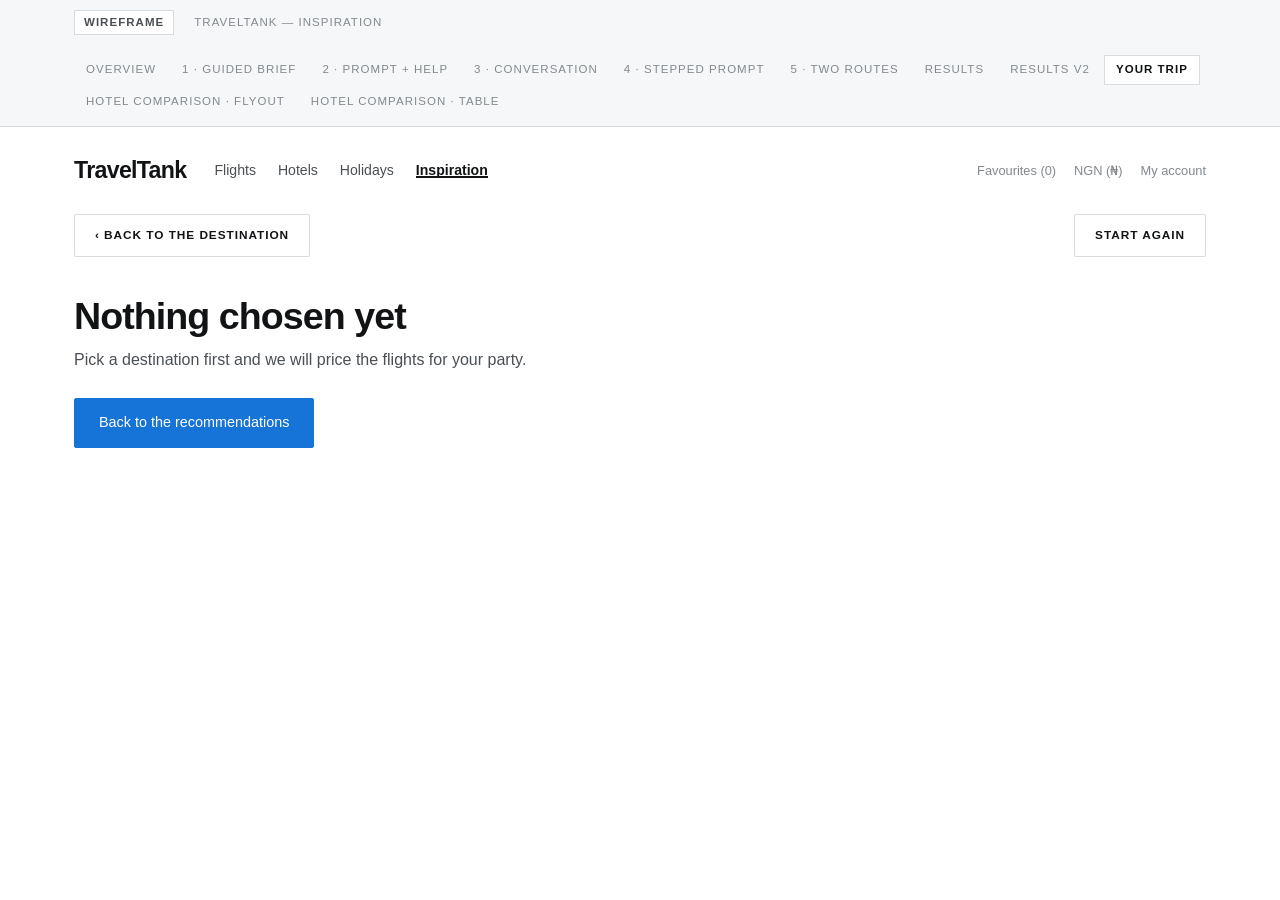
<file: flights.html>
<!doctype html>
<html lang="en">
<head>
<meta charset="utf-8">
<meta name="viewport" content="width=device-width,initial-scale=1">
<meta http-equiv="cache-control" content="no-cache">
<title>Your trip · TravelTank Inspiration</title>
<link rel="stylesheet" href="assets/tt.css?v=98">
<style>
  .top-actions{display:flex;justify-content:space-between;padding:26px 0 0;gap:12px;}
  .shell{padding-bottom:80px;}

  .crumb{font-size:.8rem;letter-spacing:.1em;text-transform:uppercase;color:var(--ink-3);margin:30px 0 10px;font-weight:600;}
  .crumb b{color:var(--ink);}

  .trip{border:1px solid var(--line);background:var(--panel-2);padding:22px 26px;margin:22px 0 34px;}
  .trip-grid{display:grid;grid-template-columns:repeat(4,1fr);gap:22px;}
  .trip-grid .v{font-size:1rem;color:var(--ink);margin-top:4px;}
  .trip-grid .v small{display:block;font-size:.8rem;color:var(--ink-3);margin-top:2px;font-weight:400;}
  @media(max-width:760px){.trip-grid{grid-template-columns:1fr 1fr;}}

  .sec{margin-top:38px;}
  .sec-hd{display:flex;align-items:baseline;gap:14px;margin-bottom:6px;flex-wrap:wrap;}
  .sec-hd h2{margin:0;font-size:1.5rem;letter-spacing:-.02em;}
  .sec-hd .hint{margin-left:auto;}
  .sec-sub{margin:0 0 18px;font-size:.95rem;color:var(--ink-3);max-width:70ch;}

  .pick{border:1px solid var(--ink);padding:0;margin-bottom:26px;}
  .pick-hd{
    background:var(--ink);color:#fff;padding:9px 18px;
    font-size:.7rem;letter-spacing:.13em;text-transform:uppercase;font-weight:700;
  }
  .fl{
    display:grid;grid-template-columns:24px 1.5fr 1fr 1fr auto;gap:18px;align-items:center;
    border:0;padding:17px 20px;cursor:pointer;background:#fff;
    text-align:left;width:100%;
  }
  .pick .fl{border:0;margin:0;}
  .fl:hover{background:var(--panel-2);}
  .radio{width:16px;height:16px;border:1px solid var(--ink-3);border-radius:50%;display:inline-block;}
  .fl.on .radio{border:5px solid var(--ink);}
  .fl .car{font-weight:600;font-size:.98rem;display:block;}
  .fl .rt{font-size:.83rem;color:var(--ink-3);margin-top:3px;display:block;}
  .fl .dur{font-size:.95rem;color:var(--ink);}
  .fl .stp{font-size:.8rem;color:var(--ink-3);display:block;margin-top:3px;}
  .fl .nt{font-size:.83rem;color:var(--ink-3);}
  .fl .pr{text-align:right;white-space:nowrap;}
  .fl .pr b{font-size:1.1rem;}
  .fl .pr span{display:block;font-size:.76rem;color:var(--ink-3);margin-top:2px;}
  @media(max-width:820px){
    .fl{grid-template-columns:24px 1fr auto;row-gap:8px;}
    .fl .note-col{display:none;}
    .fl .dur-col{grid-column:2 / -1;}
  }

  /* ---- cabin switcher ---- */
  .cabins{display:flex;gap:2px;flex-wrap:wrap;margin:0 0 22px;}
  .cabin{
    border:1px solid var(--line);background:var(--panel-2);padding:11px 20px;cursor:pointer;
    font-size:.78rem;letter-spacing:.07em;text-transform:uppercase;font-weight:600;color:var(--ink-3);
  }
  .cabin.on{background:var(--ink);border-color:var(--ink);color:#fff;}
  .cabin-note{font-size:.86rem;color:var(--ink-3);margin:-12px 0 22px;}

  /* ---- flight detail ---- */
  .fwrap{border:1px solid var(--line);margin-bottom:12px;background:#fff;}
  .fwrap:last-child{margin-bottom:0;}
  .fwrap.sel,.fwrap.on{border-color:var(--ink);}
  .pick .fwrap{border:0;margin:0;}
  .fdet{border-top:1px solid var(--line-2);padding:22px 20px 24px;background:var(--panel-2);}
  .fdet-grid{display:grid;grid-template-columns:1fr 320px;gap:34px;}
  @media(max-width:900px){.fdet-grid{grid-template-columns:1fr;gap:24px;}}
  .leg + .leg{margin-top:26px;padding-top:24px;border-top:1px solid var(--line);}
  .leg-hd{font-size:.72rem;letter-spacing:.13em;text-transform:uppercase;font-weight:700;color:var(--ink);}
  .leg-car{display:flex;align-items:center;gap:12px;margin-top:12px;}
  .leg-car .mark{
    width:38px;height:24px;border:1px solid var(--line);background:#fff;flex:0 0 auto;
    display:flex;align-items:center;justify-content:center;
    font-size:.62rem;font-weight:700;letter-spacing:.06em;color:var(--ink-2);
  }
  .leg-car .nm{font-size:.95rem;color:var(--ink);font-weight:600;}

  /* the timeline: duration in the rail, points down the line */
  .tl{display:grid;grid-template-columns:74px 14px 1fr;gap:0 14px;margin-top:16px;}
  .tl-dur{
    grid-column:1;grid-row:1 / span 3;align-self:center;
    font-size:.86rem;font-weight:600;color:var(--ink-2);
  }
  .tl-line{grid-column:2;grid-row:1 / span 3;position:relative;}
  .tl-line::before{
    content:'';position:absolute;left:50%;top:7px;bottom:7px;width:1px;
    background:var(--line);transform:translateX(-50%);
  }
  .tl-dot{
    position:absolute;left:50%;width:9px;height:9px;border-radius:50%;
    background:var(--ink);transform:translateX(-50%);
  }
  .tl-dot.a{top:4px;}
  .tl-dot.b{bottom:4px;}
  .tl-dot.mid{top:50%;margin-top:-4.5px;background:#fff;border:1px solid var(--ink);}
  .tl-pt{grid-column:3;display:flex;gap:14px;align-items:baseline;}
  .tl-pt .t{font-size:1rem;font-weight:600;min-width:48px;}
  .tl-pt .p{font-size:.93rem;color:var(--ink-2);}
  .tl-pt .p .cd{color:var(--ink-3);font-weight:600;margin-right:5px;}
  .tl-mid{grid-column:3;padding:12px 0;}
  .tl-mid .craft{
    display:inline-block;border:1px solid var(--line);background:#fff;
    padding:7px 13px;font-size:.85rem;color:var(--ink-2);
  }
  .tl-mid .via{display:block;margin-top:8px;font-size:.82rem;color:var(--ink-3);}
  .leg-foot{
    margin-top:16px;padding-top:12px;border-top:1px solid var(--line-2);
    font-size:.86rem;color:var(--ink-2);font-weight:600;
  }
  .leg-foot span{color:var(--ink-3);font-weight:400;}
  @media(max-width:620px){
    .tl{grid-template-columns:56px 14px 1fr;}
    .tl-pt{flex-direction:column;gap:2px;}
  }

  .fare{border:1px solid var(--line);background:#fff;padding:18px 20px;}
  .fare .frow{
    display:flex;justify-content:space-between;gap:14px;padding:9px 0;
    font-size:.9rem;color:var(--ink-2);border-bottom:1px solid var(--line-2);
  }
  .fare .frow b{color:var(--ink);}
  .fare .ftot{
    display:flex;justify-content:space-between;gap:14px;align-items:baseline;
    margin-top:14px;padding-top:14px;border-top:1px solid var(--ink);
  }
  .fare .ftot .k{font-size:.72rem;letter-spacing:.11em;text-transform:uppercase;font-weight:600;color:var(--ink-3);}
  .fare .ftot .v{font-size:1.32rem;font-weight:600;letter-spacing:-.02em;}
  .fare .rules{margin-top:12px;font-size:.82rem;color:var(--ink-3);}
  .fare .warn{margin-top:10px;font-size:.83rem;color:var(--ink-2);border-left:2px solid var(--line);padding-left:12px;}

  .fmore{
    display:flex;align-items:center;gap:7px;background:none;border:0;padding:12px 20px;
    cursor:pointer;font:inherit;font-size:.74rem;letter-spacing:.1em;text-transform:uppercase;
    font-weight:600;color:var(--ink-3);width:100%;border-top:1px solid var(--line-2);
  }
  .fmore:hover{color:var(--ink);background:var(--panel-2);}
  .fmore .caret{transition:transform .15s;display:inline-block;}
  .fwrap.on .fmore .caret{transform:rotate(90deg);}

  .total{border:1px solid var(--ink);padding:26px 30px;margin-top:34px;}
  .total-top{display:flex;align-items:flex-end;gap:24px;flex-wrap:wrap;}
  .total .big{font-size:2.2rem;font-weight:600;letter-spacing:-.025em;line-height:1;}
  .total .bd{font-size:.88rem;color:var(--ink-3);}
  .breakdown{
    display:grid;grid-template-columns:1fr auto;gap:9px 24px;
    margin-top:22px;padding-top:18px;border-top:1px solid var(--line-2);
    font-size:.92rem;color:var(--ink-2);max-width:520px;
  }
  .breakdown .amt{text-align:right;white-space:nowrap;}
  .breakdown .tot{font-weight:600;color:var(--ink);border-top:1px solid var(--line-2);padding-top:9px;}
  .btn-row{margin-top:26px;}
  .disclaim{margin-top:16px;font-size:.82rem;color:var(--ink-3);max-width:70ch;}
</style>
</head>
<body>

<main class="shell">
  <div class="top-actions">
    <button class="btn btn-cap" id="back">&lsaquo; Back to the destination</button>
    <button class="btn btn-cap" id="startAgain">Start again</button>
  </div>

  <div id="page"></div>
</main>

<script src="assets/data.js?v=98"></script>
<script src="assets/core.js?v=98"></script>
<script>
TT.mount('flights.html');

const brief = TT.load();
const trip = brief.trip;
const page = document.getElementById('page');

document.getElementById('startAgain').addEventListener('click', ()=>{
  TT.clear();
  location.href = brief.source ? brief.source + '.html' : 'index.html';
});
/* Back should land the customer on the destination they were already looking
   at, with the hotel and room they had picked — not the shortlist from
   scratch. ?open= tells results-v2.html which one to reopen and restore. */
const backTo = (brief.trip && brief.trip.via)
  ? brief.trip.via + (brief.trip.dest ? '?open=' + encodeURIComponent(brief.trip.dest) : '')
  : 'results-v2.html';
document.getElementById('back').addEventListener('click', ()=>{ location.href = backTo; });

if(!trip || !DEST.find(d=>d.id === trip.dest)){
  page.innerHTML =
    '<h1>Nothing chosen yet</h1>' +
    '<p class="lede">Pick a destination first and we will price the flights for your party.</p>' +
    '<div class="btn-row"><a class="btn btn-primary" href="results-v2.html" style="text-decoration:none;">Back to the recommendations</a></div>';
} else {
  render();
}

function render(){
  const d = DEST.find(x=>x.id === trip.dest);
  const nights = trip.nights || TT.nights(brief);
  const people = trip.adults + trip.children;

  /* The hotel side is already settled — this page only moves the flight. */
  const hotel = trip.hotel !== null && trip.hotel !== undefined ? d.hotels[trip.tier][trip.hotel] : null;
  const room  = hotel ? (TT.roomsFor(hotel).find(r=>r.id === trip.room) || TT.roomsFor(hotel)[0]) : null;
  const roomsNeeded = hotel ? Math.max(trip.rooms, TT.roomsNeeded(room, trip.adults, trip.children)) : 0;
  const stay = hotel ? room.night * roomsNeeded * nights : 0;

  const mode = trip.mode || (trip.hotel !== null && trip.hotel !== undefined ? 'both' : 'flight');
  const wantsFlight = mode !== 'hotel';
  if(trip.flight === undefined) trip.flight = suggestFlight(d);
  const cabins = TT.cabinsFor(d);
  if(!trip.cabin || !cabins.some(c=>c.id === trip.cabin)) trip.cabin = 'eco';
  const flight = d.flights[trip.flight];
  const fare = TT.farePrice(flight, trip.cabin);
  const air = wantsFlight ? fare * people : 0;

  /* Everything except the one we are recommending above. Filtering out the
     *selected* flight too would make it vanish the moment you picked it. */
  const others = d.flights.map((f,i)=>({f:f, i:i})).filter(x=>x.i !== suggestFlight(d));

  page.innerHTML =
    '<div class="crumb">Step 2 of 2 &middot; <b>' + TT.esc(d.name) + '</b> &middot; ' +
      (mode === 'hotel' ? 'the stay' : mode === 'flight' ? 'the flights' : 'flights and hotel') + '</div>' +
    '<h1>' + (mode === 'hotel' ? 'Your stay' : mode === 'flight' ? 'Getting you there' : 'Your trip') + '</h1>' +
    '<p class="lede">' + (mode === 'hotel'
      ? 'Just the hotel, no flights on this booking. Change the dates or the room back on the destination.'
      : mode === 'flight'
        ? 'Flights only — no hotel on this booking. We have suggested one, but the rest of the route is here.'
        : 'The inspiration is settled. This part is just picking the flight that suits you — ' +
          'we have suggested one, but the rest of the route is here.') + '</p>' +

    '<div class="trip">' +
      '<div class="trip-grid">' +
        '<div><span class="lab">Destination</span><div class="v">' + TT.esc(d.name) +
          '<small>' + TT.esc(d.country) + '</small></div></div>' +
        '<div><span class="lab">Dates</span><div class="v">' + TT.fmtDate(trip.from) +
          '<small>to ' + TT.fmtDate(TT.addDays(trip.from, nights)) + ' · ' + nts(nights) + '</small></div></div>' +
        '<div><span class="lab">Travelling</span><div class="v">' + people + ' travelling' +
          '<small>' + trip.adults + ' adult' + (trip.adults===1?'':'s') +
            (trip.children ? ', ' + trip.children + ' child' + (trip.children===1?'':'ren') : '') + '</small></div></div>' +
        '<div><span class="lab">Staying at</span><div class="v">' + (hotel ? TT.esc(hotel.n) : 'Not chosen') +
          '<small>' + (hotel ? roomsNeeded + ' × ' + TT.esc(room.name).toLowerCase() : 'Flights only') + '</small></div></div>' +
      '</div>' +
    '</div>' +

    (!wantsFlight ? '' :
'<div class="sec">' +
      '<div class="sec-hd"><h2>Cabin</h2></div>' +
      '<div class="cabins">' + cabins.map(c=>
        '<button type="button" class="cabin' + (c.id===trip.cabin?' on':'') + '" data-cabin="' + c.id + '">' +
          TT.esc(c.label) + '</button>').join('') + '</div>' +
      '<p class="cabin-note">' + (trip.cabin === 'eco'
        ? 'Economy. Switch cabin and every fare below reprices.'
        : TT.cabinOf(trip.cabin).label + ' — ' + TT.fareRules(trip.cabin).toLowerCase() + '.') + '</p>' +
    '</div>' +

    '<div class="sec">' +
      '<div class="sec-hd"><h2>The one we would book</h2>' +
        '<span class="hint">Return from Lagos &middot; economy &middot; indicative</span></div>' +
      '<p class="sec-sub">' + TT.esc(suggestReason(d, trip.flight)) + '</p>' +
      '<div class="pick">' +
        '<div class="pick-hd">Our suggestion</div>' +
        flightRow(d.flights[suggestFlight(d)], suggestFlight(d), people, trip.flight === suggestFlight(d), d) +
      '</div>' +
    '</div>' +

    '<div class="sec">' +
      '<div class="sec-hd"><h2>Everything else on the route</h2></div>' +
      '<p class="sec-sub">Same dates, same cabin. Cheaper usually means a longer layover.</p>' +
      others.map(x=>flightRow(x.f, x.i, people, trip.flight === x.i, d)).join('') +
    '</div>') +

    '<div class="total">' +
      '<div class="total-top">' +
        '<div><span class="lab">Indicative trip total</span>' +
          '<div class="big">' + TT.money(air + stay) + '</div>' +
          '<div class="bd">' + people + ' travelling &middot; ' + nts(nights) + ' &middot; ' +
            (mode === 'hotel' ? 'hotel only' : mode === 'flight' ? 'flights only' : 'flights and hotel') +
          '</div></div>' +
      '</div>' +
      '<div class="breakdown">' +
        (wantsFlight
          ? '<div>Flights &mdash; ' + TT.esc(flight.carrier) + ', ' + TT.cabinOf(trip.cabin).label.toLowerCase() +
              ', ' + people + ' &times; ' + TT.money(fare) + '</div>' +
            '<div class="amt">' + TT.money(air) + '</div>'
          : '<div>Flights &mdash; not part of this booking</div><div class="amt">&mdash;</div>') +
        (hotel
          ? '<div>Hotel &mdash; ' + TT.esc(hotel.n) + ', ' + roomsNeeded + ' room' + (roomsNeeded===1?'':'s') +
              ' &times; ' + nts(nights) + '</div><div class="amt">' + TT.money(stay) + '</div>'
          : '<div>Hotel &mdash; not part of this booking</div><div class="amt">&mdash;</div>') +
        '<div class="tot">Total</div><div class="amt tot">' + TT.money(air + stay) + '</div>' +
      '</div>' +
      '<div class="btn-row">' +
        '<button class="btn btn-primary" id="book">' +
          (mode === 'hotel' ? 'Book this stay' : mode === 'flight' ? 'Book these flights' : 'Book this trip') +
        '</button>' +
        '<button class="btn" id="shark">Speak to a Travel Shark</button>' +
      '</div>' +
      '<p class="disclaim">Indicative only — fares and rates move. A Travel Shark confirms the real price before anything is booked.</p>' +
    '</div>';

  page.querySelectorAll('[data-fl]').forEach(el=>{
    el.addEventListener('click', ()=>{
      trip.flight = +el.dataset.fl;
      brief.trip = trip; TT.save(brief); render();
    });
  });
  page.querySelectorAll('[data-more]').forEach(el=>{
    el.addEventListener('click', ()=>{
      const i = +el.dataset.more;
      trip.open = (trip.open === i) ? null : i;
      brief.trip = trip; TT.save(brief); render();
    });
  });
  page.querySelectorAll('[data-cabin]').forEach(el=>{
    el.addEventListener('click', ()=>{
      trip.cabin = el.dataset.cabin;
      brief.trip = trip; TT.save(brief); render();
    });
  });
  page.querySelector('#book').addEventListener('click', e=>{
    /* The disclaimer says a Travel Shark confirms the real price, so this cannot
       claim the trip is booked. */
    e.currentTarget.textContent = 'Booking started';
    e.currentTarget.disabled = true;
  });
  /* Land on the results page with the handoff already open, so the button does
     what it says rather than just navigating back. */
  page.querySelector('#shark').addEventListener('click', ()=>{ location.href = backTo + '#shark'; });
}

function nts(n){ return n + ' night' + (n === 1 ? '' : 's'); }

function nightsOf(){ return trip.nights || TT.nights(brief); }

function flightRow(f, i, people, on, d){
  const open = trip.open === i;
  const fare = TT.farePrice(f, trip.cabin);
  return '<div class="fwrap' + (open ? ' on' : '') + (on ? ' sel' : '') + '">' +
    '<button type="button" class="fl' + (on?' on':'') + '" data-fl="' + i + '">' +
      '<span class="radio"></span>' +
      '<span><span class="car">' + TT.esc(f.carrier) + '</span><span class="rt">' + TT.esc(f.route) + '</span></span>' +
      '<span class="dur-col"><span class="dur">' + f.dur + '</span><span class="stp">' + f.stops + '</span></span>' +
      '<span class="note-col"><span class="nt">' + TT.esc(f.note) + '</span></span>' +
      '<span class="pr"><b>' + TT.money(fare * people) + '</b><span>' + people + ' &times; ' + TT.money(fare) + '</span></span>' +
    '</button>' +
    '<button type="button" class="fmore" data-more="' + i + '">' +
      (open ? 'Hide flight details' : 'View flight details') + '<span class="caret">&rsaquo;</span></button>' +
    (open ? flightDetail(f, d, people, fare, nightsOf()) : '') +
  '</div>';
}

function airport(code){
  return '<span class="cd">' + TT.esc(code) + '</span>' + TT.esc(AIRPORTS[code] || code);
}

function legBlock(g, label, dateISO){
  const arrives = TT.addDays(dateISO, g.plusDay);
  return '<div class="leg">' +
    '<div class="leg-hd">' + label + '</div>' +
    '<div class="leg-car">' +
      '<span class="mark">' + TT.esc(g.no.split(' ')[0]) + '</span>' +
      '<span class="nm">' + TT.esc(g.carrier) + ' ' + TT.esc(g.no) + '</span>' +
    '</div>' +
    '<div class="tl">' +
      '<div class="tl-dur">' + g.dur + '</div>' +
      '<div class="tl-line">' +
        '<span class="tl-dot a"></span>' +
        (g.via.length ? '<span class="tl-dot mid"></span>' : '') +
        '<span class="tl-dot b"></span>' +
      '</div>' +
      '<div class="tl-pt"><span class="t">' + g.dep + '</span><span class="p">' + airport(g.from) + '</span></div>' +
      '<div class="tl-mid">' +
        '<span class="craft">' + TT.esc(g.aircraft) + '</span>' +
        (g.via.length
          ? '<span class="via">' + TT.esc(g.stops) + ' — connects at ' +
              g.via.map(v=>TT.esc(AIRPORTS[v] || v)).join(', ') + '</span>'
          : '<span class="via">Direct</span>') +
      '</div>' +
      '<div class="tl-pt"><span class="t">' + g.arr +
        (g.plusDay ? '<span class="plus">+' + g.plusDay + '</span>' : '') + '</span>' +
        '<span class="p">' + airport(g.to) + '</span></div>' +
    '</div>' +
    '<div class="leg-foot">Arrives: ' + TT.fmtDate(arrives) +
      ' <span>|</span> Journey duration: ' + g.dur + '</div>' +
  '</div>';
}

function flightDetail(f, d, people, fare, nights){
  const bags = TT.baggageFor(f, trip.cabin);
  return '<div class="fdet"><div class="fdet-grid">' +
    '<div>' +
      legBlock(TT.legOf(f, d, 'out'), 'Outbound', trip.from) +
      legBlock(TT.legOf(f, d, 'in'),  'Inbound',  TT.addDays(trip.from, nights)) +
    '</div>' +
    '<div>' +
      '<div class="fare">' +
        '<span class="lab">Fare breakdown</span>' +
        '<div class="frow" style="margin-top:10px;"><span>Cabin</span><b>' + TT.cabinOf(trip.cabin).label + '</b></div>' +
        '<div class="frow"><span>Hand baggage</span><b>' + bags.hand + '</b></div>' +
        '<div class="frow"><span>Checked bag</span><b>' + bags.checked + '</b></div>' +
        '<div class="frow"><span>Travellers</span><b>' + people + ' &times; ' + TT.money(fare) + '</b></div>' +
        '<div class="ftot"><span class="k">Total</span><span class="v">' + TT.money(fare * people) + '</span></div>' +
        '<div class="rules">' + TT.fareRules(trip.cabin) + '</div>' +
        (bags.stripped
          ? '<div class="warn">This fare has no hold luggage. For a week away that is usually the wrong saving.</div>'
          : '') +
      '</div>' +
    '</div>' +
  '</div></div>';
}

/* Best value, not cheapest. A stripped fare is heavily penalised — recommending
   hand-baggage-only to a family for a week is bad advice however cheap it is. */
function stripped(f){ return /hand baggage|no bag|carry-on only/i.test(f.note); }

function suggestFlight(d){
  const cheapest = d.flights.reduce((a,b)=>a.price<=b.price?a:b);
  let best = 0, bestScore = -Infinity;
  d.flights.forEach((f,i)=>{
    let sc = -mins(f.dur)/60;
    if(stripped(f)) sc -= 8;
    if(/direct/i.test(f.stops)) sc += 2;
    sc -= (f.price - cheapest.price) / 150000;
    if(sc > bestScore){ bestScore = sc; best = i; }
  });
  return best;
}
function mins(dur){
  const m = dur.match(/(\d+)h\s*(\d+)?/);
  return m ? (+m[1])*60 + (+(m[2]||0)) : 9999;
}
function suggestReason(d, i){
  const f = d.flights[i];
  const cheapest = d.flights.reduce((a,b)=>a.price<=b.price?a:b);
  const quickest = d.flights.reduce((a,b)=>mins(a.dur)<=mins(b.dur)?a:b);
  const saveHrs = Math.round((mins(cheapest.dur) - mins(f.dur)) / 6) / 10;

  if(f !== cheapest && stripped(cheapest)){
    return 'The cheaper ' + cheapest.carrier + ' fare is hand baggage only, which does not work for a week away. ' +
      'This is the next one up and it carries a proper bag' +
      (saveHrs > 0.4 ? ', and gets you there ' + saveHrs + ' hours sooner' : '') + '.';
  }
  if(f === cheapest && f === quickest) return 'Cheapest and quickest on the route, with a normal baggage allowance — nothing to weigh up.';
  if(f === quickest) return 'The quickest way there. ' + TT.money(f.price - cheapest.price) +
    ' per person more than the cheapest, to save ' + saveHrs + ' hours each way.';
  if(f === cheapest) return 'The cheapest on the route, and the journey is no worse than the alternatives.';
  return 'The best balance on the route — ' + f.dur + ' without paying for the top fare.';
}
</script>
</body>
</html>
</file>
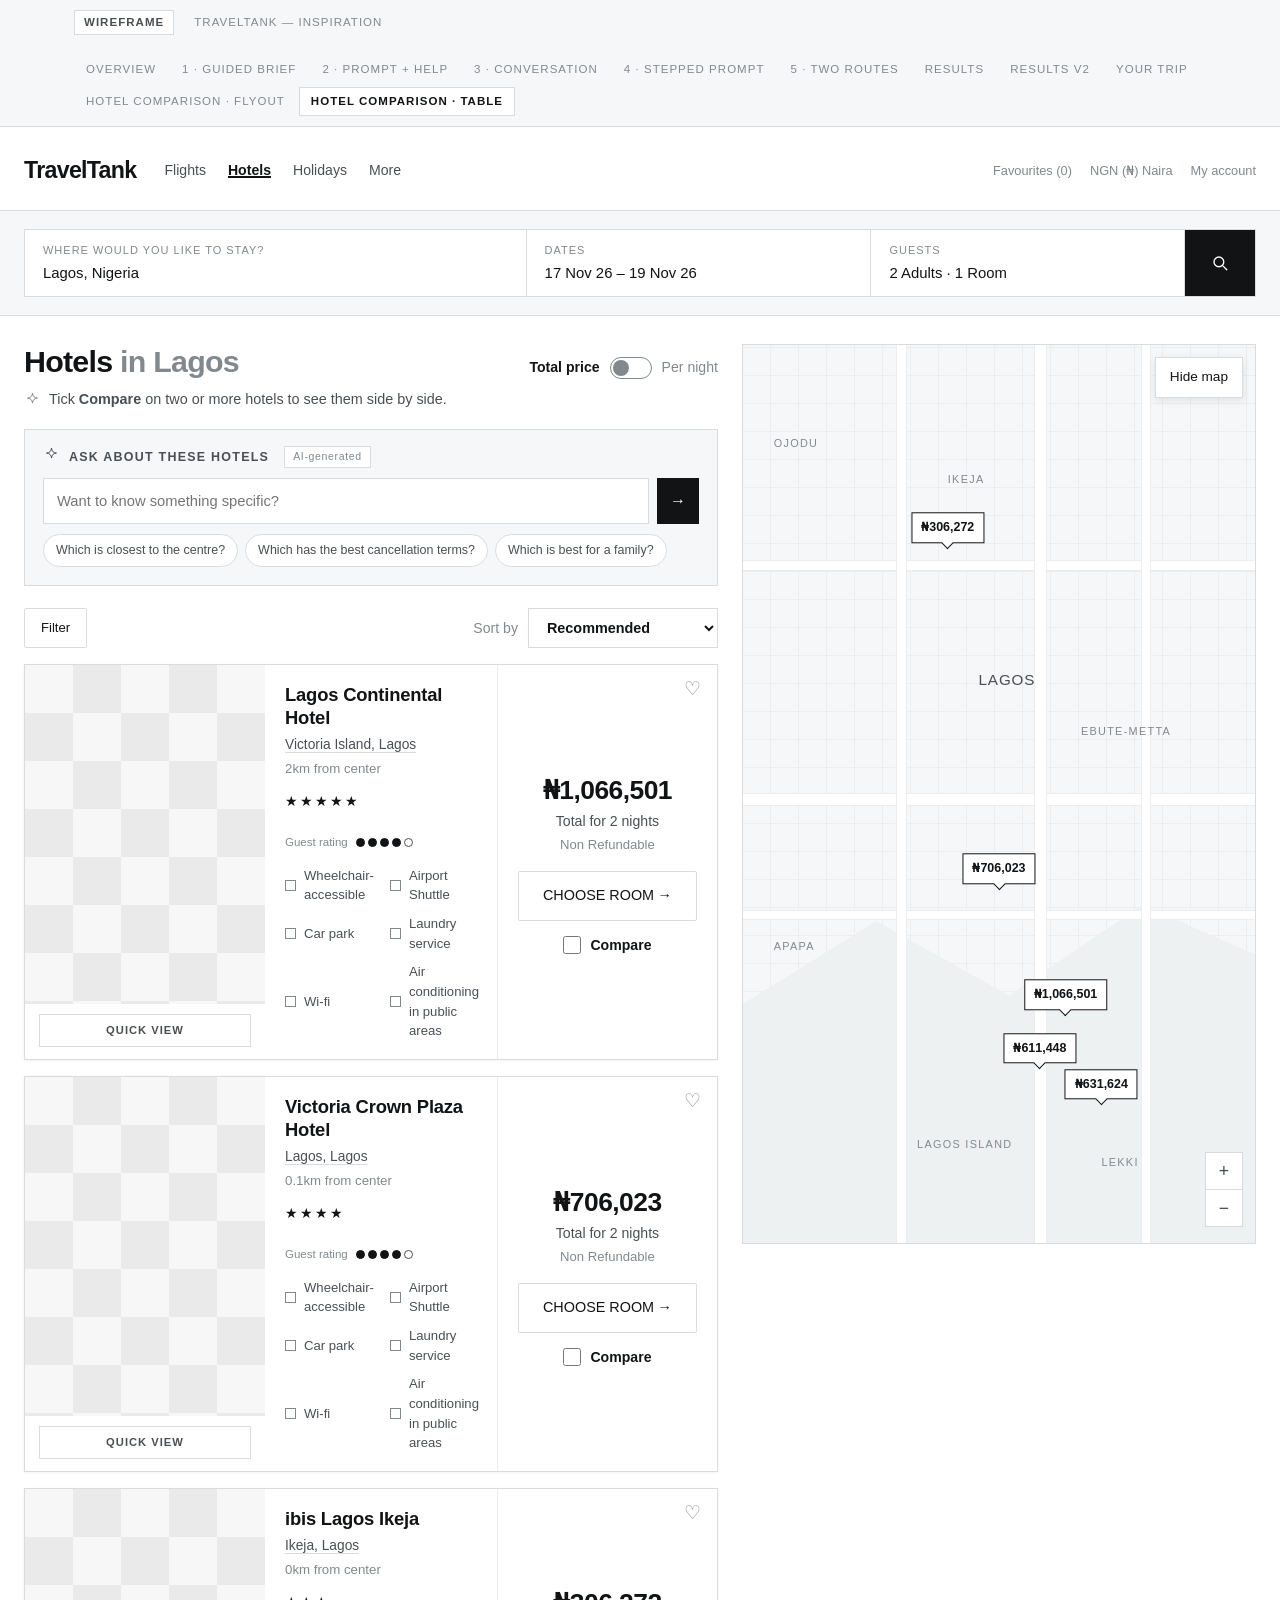
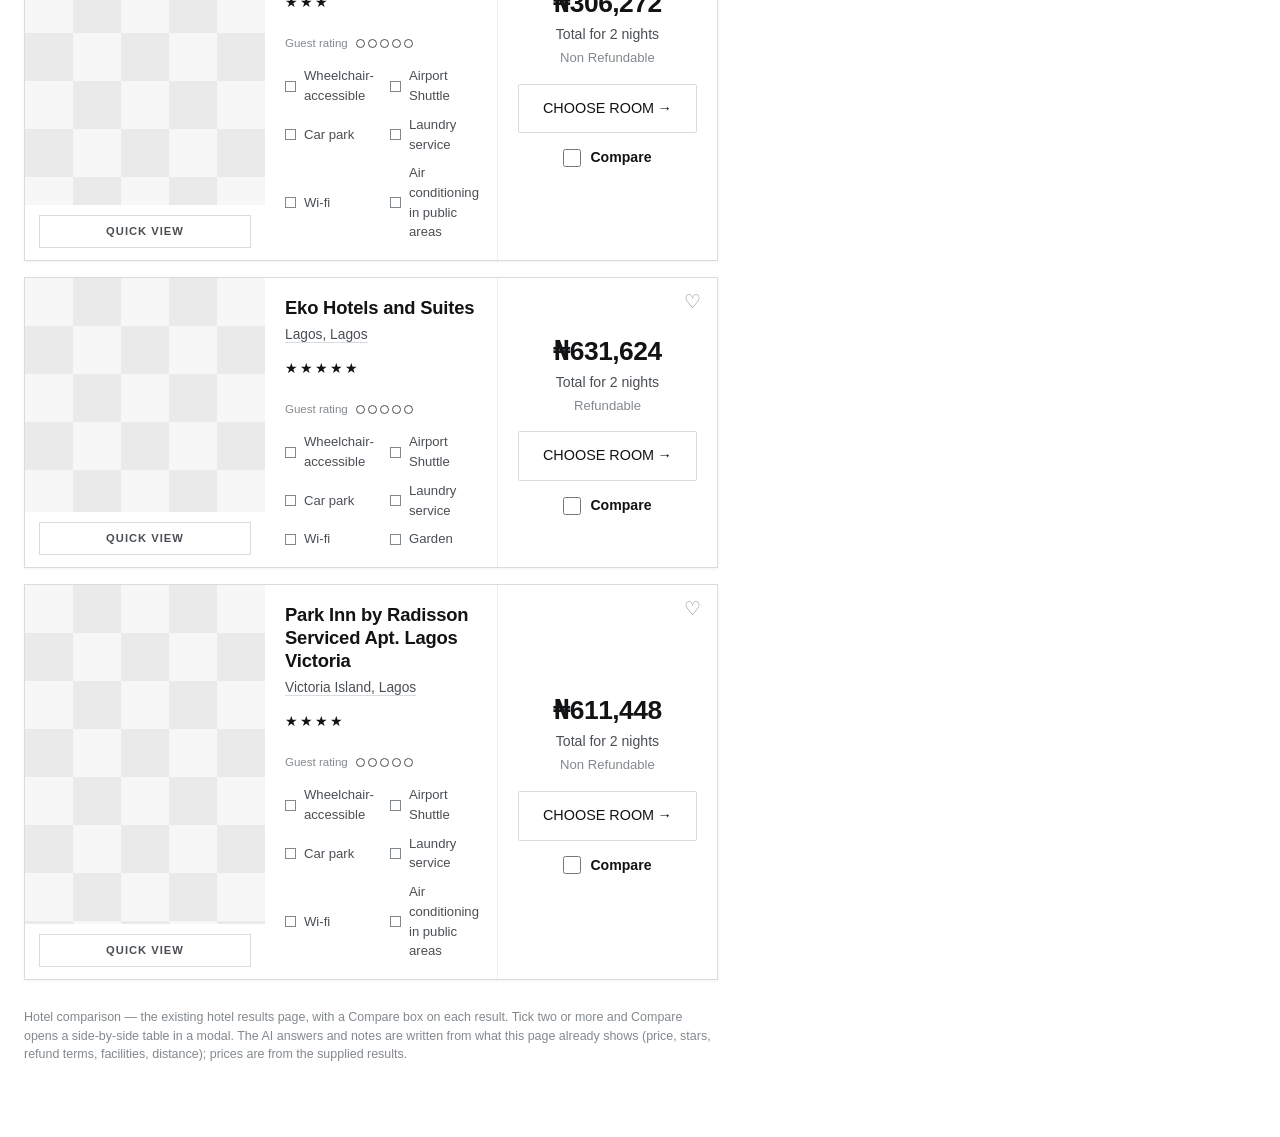
<file: hotel-comparison-table.html>
<!doctype html>
<html lang="en">
<head>
<meta charset="utf-8">
<meta name="viewport" content="width=device-width,initial-scale=1">
<meta http-equiv="cache-control" content="no-cache">
<title>Hotel comparison (table) — Hotels in Lagos · TravelTank Inspiration</title>
<link rel="stylesheet" href="assets/tt.css?v=98">
<style>
  /* ============ page frame: the existing hotel results page, full width ============ */
  .wide{max-width:1440px;margin:0 auto;padding-left:24px;padding-right:24px;}
  .site-header.wide{max-width:1440px;}
  .hc-searchband{background:var(--panel-2);border-top:1px solid var(--line);border-bottom:1px solid var(--line);margin-top:22px;}
  .hc-searchband .wide{padding-top:18px;padding-bottom:18px;}
  .hc-search{display:grid;grid-template-columns:1.6fr 1.1fr 1fr auto;border:1px solid var(--line);background:#fff;}
  .hc-search .f{padding:12px 18px;border-right:1px solid var(--line);min-width:0;}
  .hc-search .f label{display:block;font-size:11px;letter-spacing:.09em;text-transform:uppercase;color:var(--ink-3);margin-bottom:4px;}
  .hc-search .f .v{font-size:.93rem;color:var(--ink);white-space:nowrap;overflow:hidden;text-overflow:ellipsis;}
  .hc-search .go{border:0;background:var(--ink);color:#fff;padding:0 26px;cursor:pointer;display:flex;align-items:center;justify-content:center;}
  .hc-search .go .ic{width:18px;height:18px;}
  .main-nav a.on{box-shadow:inset 0 -2px 0 var(--ink);}

  .hc-main{display:grid;grid-template-columns:minmax(0,1.35fr) minmax(0,1fr);gap:0 24px;align-items:start;padding-top:28px;padding-bottom:60px;}
  .hc-main.nomap{grid-template-columns:minmax(0,1fr);}
  .hc-main.nomap .map-col{display:none;}

  /* ---- list column ---- */
  .hc-head{display:flex;align-items:baseline;justify-content:space-between;gap:16px;flex-wrap:wrap;}
  .hc-head h1{margin:0;font-size:1.9rem;}
  .hc-head h1 span{color:var(--ink-3);}
  .sw{display:flex;align-items:center;gap:10px;font-size:.88rem;color:var(--ink-3);}
  .sw b{color:var(--ink);font-weight:600;}
  .sw button{
    width:42px;height:22px;border:1px solid var(--ink-3);border-radius:999px;background:#fff;
    position:relative;cursor:pointer;padding:0;
  }
  .sw button::after{
    content:'';position:absolute;top:2px;left:2px;width:16px;height:16px;border-radius:50%;
    background:var(--ink-3);transition:transform .15s,background .15s;
  }
  .sw button[aria-checked="true"]{background:var(--ink);border-color:var(--ink);}
  .sw button[aria-checked="true"]::after{background:#fff;transform:translateX(20px);}
  .hc-tip{margin:10px 0 0;font-size:.9rem;color:var(--ink-2);display:flex;align-items:center;gap:8px;}
  .hc-tip .ic{width:17px;height:17px;color:var(--ink-3);flex:0 0 auto;}
  .hc-bar{display:flex;align-items:center;justify-content:space-between;gap:12px;margin:22px 0 16px;}
  .hc-bar .sort{display:flex;align-items:center;gap:10px;font-size:.88rem;color:var(--ink-3);}
  .hc-bar select{
    border:1px solid var(--line);background:#fff;padding:10px 34px 10px 14px;font:inherit;font-size:.9rem;
    font-weight:600;color:var(--ink);
  }
  .show-map{display:none;}
  .hc-main.nomap .show-map{display:inline-block;}

  /* ---- a hotel card ---- */
  .hc{
    display:grid;grid-template-columns:240px minmax(0,1fr) 220px;gap:0;
    border:1px solid var(--line);background:#fff;margin-bottom:16px;position:relative;
    box-shadow:0 1px 3px rgba(17,19,21,.05);
  }
  .hc.sel{border-color:var(--ink);box-shadow:0 0 0 1px var(--ink);}
  .hc.flash{animation:hcflash 1.6s ease;}
  @keyframes hcflash{0%,60%{background:var(--panel);}100%{background:#fff;}}
  .hc-img{display:flex;flex-direction:column;}
  .hc-img .ph{flex:1;min-height:200px;}
  .quick{
    margin:10px 14px 12px;border:1px solid var(--line);background:#fff;padding:7px;cursor:pointer;
    font-size:.7rem;letter-spacing:.09em;text-transform:uppercase;font-weight:600;color:var(--ink-2);
  }
  .quick:hover{border-color:var(--ink);color:var(--ink);}
  .hc-body{padding:18px 20px;min-width:0;}
  .hc-body h3{margin:0;font-size:1.15rem;line-height:1.25;letter-spacing:-.01em;}
  .hc-body .loc{font-size:.86rem;color:var(--ink-2);margin-top:6px;text-decoration:underline;text-decoration-color:var(--line);text-underline-offset:3px;}
  .hc-body .dist{font-size:.83rem;color:var(--ink-3);margin-top:3px;}
  .hc-rates{display:flex;align-items:center;gap:22px;margin:12px 0 14px;flex-wrap:wrap;}
  .stars{font-size:.9rem;color:var(--ink);letter-spacing:2px;}
  .ta{display:flex;align-items:center;gap:8px;font-size:.72rem;color:var(--ink-3);}
  .dots{display:flex;gap:3px;}
  .dots i{width:9px;height:9px;border-radius:50%;border:1px solid var(--ink-2);display:block;}
  .dots i.on{background:var(--ink);border-color:var(--ink);}
  .fac{list-style:none;margin:0;padding:0;display:grid;grid-template-rows:repeat(3,auto);grid-auto-flow:column;gap:9px 18px;}
  .fac li{font-size:.82rem;color:var(--ink-2);display:flex;align-items:center;gap:8px;min-width:0;}
  .fac li::before{content:'';width:9px;height:9px;border:1px solid var(--ink-3);flex:0 0 auto;}
  .hc-buy{
    border-left:1px solid var(--line-2);padding:18px 20px;display:flex;flex-direction:column;
    align-items:center;justify-content:center;text-align:center;gap:0;position:relative;
  }
  .fav{
    position:absolute;top:12px;right:14px;border:0;background:none;cursor:pointer;
    font-size:1.2rem;line-height:1;color:var(--ink-3);padding:2px;
  }
  .fav:hover{color:var(--ink);}
  .fav.on{color:var(--ink);}
  .price{font-size:1.65rem;font-weight:600;letter-spacing:-.02em;line-height:1.1;margin-top:8px;}
  .price-sub{font-size:.88rem;color:var(--ink-2);margin-top:6px;}
  .refund{font-size:.82rem;color:var(--ink-3);margin-top:3px;}
  .hc-buy .btn{margin-top:16px;width:100%;display:flex;justify-content:space-between;align-items:center;}
  .cmp{
    margin-top:14px;display:flex;align-items:center;gap:9px;font-size:.88rem;font-weight:600;
    color:var(--ink);cursor:pointer;user-select:none;
  }
  .cmp input{width:18px;height:18px;margin:0;accent-color:var(--ink);cursor:pointer;}
  .cmp input:disabled{cursor:not-allowed;}
  .cmp.off{color:var(--ink-3);cursor:not-allowed;}

  /* ---- the compare bar: only once something is ticked ---- */
  .cmpbar{
    position:sticky;bottom:16px;z-index:20;margin-top:6px;
    display:flex;align-items:center;justify-content:space-between;gap:16px;flex-wrap:wrap;
    background:#fff;border:1px solid var(--ink);padding:16px 20px;box-shadow:0 10px 26px rgba(17,19,21,.14);
  }
  .cmpbar[hidden]{display:none;}
  .cmpbar b{display:block;font-size:1rem;}
  .cmpbar span{font-size:.86rem;color:var(--ink-3);}
  .cmpbar .acts{display:flex;align-items:center;gap:14px;}
  .linkbtn{border:0;background:none;padding:0;font:inherit;font-size:.82rem;font-weight:600;color:var(--ink-3);cursor:pointer;text-decoration:underline;text-underline-offset:3px;}
  .linkbtn:hover{color:var(--ink);}

  /* ---- map column ---- */
  .map-col{position:sticky;top:0;height:100vh;align-self:start;}
  .map{
    position:absolute;inset:0;overflow:hidden;border:1px solid var(--line);
    background:
      repeating-linear-gradient(0deg,transparent 0 27px,var(--line-2) 27px 28px),
      repeating-linear-gradient(90deg,transparent 0 27px,var(--line-2) 27px 28px),
      var(--panel-2);
  }
  .map .road{position:absolute;background:#fff;box-shadow:0 0 0 1px var(--line-2);}
  .map .water{position:absolute;left:0;right:0;bottom:0;height:46%;background:var(--panel);
    clip-path:polygon(0 42%,26% 22%,52% 40%,78% 18%,100% 30%,100% 100%,0 100%);}
  .map .lbl{position:absolute;font-size:.68rem;letter-spacing:.12em;text-transform:uppercase;color:var(--ink-3);}
  .map .lbl.big{font-size:.95rem;color:var(--ink-2);letter-spacing:.06em;}
  .pin{
    position:absolute;transform:translate(-50%,-100%);border:1px solid var(--ink);background:#fff;color:var(--ink);
    font:inherit;font-size:.78rem;font-weight:600;padding:5px 9px;cursor:pointer;white-space:nowrap;z-index:2;
  }
  .pin::after{content:'';position:absolute;left:50%;bottom:-5px;width:8px;height:8px;background:inherit;
    border-right:1px solid var(--ink);border-bottom:1px solid var(--ink);transform:translateX(-50%) rotate(45deg);}
  .pin.sel{background:var(--ink);color:#fff;z-index:3;}
  .pin:hover{z-index:4;}
  .map-btn{
    position:absolute;z-index:6;border:1px solid var(--line);background:#fff;cursor:pointer;font:inherit;
    font-size:.85rem;color:var(--ink);padding:9px 14px;box-shadow:0 2px 8px rgba(17,19,21,.1);
  }
  .map-btn.hide{top:12px;right:12px;}
  .zoom{position:absolute;right:12px;bottom:16px;z-index:6;display:grid;gap:1px;background:var(--line);border:1px solid var(--line);}
  .zoom span{width:36px;height:36px;background:#fff;display:flex;align-items:center;justify-content:center;font-size:1.1rem;color:var(--ink-2);}

  /* ---- the comparison modal: a traditional table, with AI input on top ---- */
  .mscrim{position:fixed;inset:0;background:rgba(17,19,21,.42);z-index:80;display:none;}
  .mscrim.on{display:block;}
  .cm{
    position:fixed;z-index:81;left:50%;top:50%;transform:translate(-50%,-50%);
    width:min(1120px,calc(100vw - 48px));max-height:calc(100vh - 48px);
    background:#fff;border:1px solid var(--line);display:none;flex-direction:column;
  }
  .cm.on{display:flex;}
  .cm-hd{display:flex;align-items:flex-start;gap:16px;padding:20px 26px 16px;border-bottom:1px solid var(--line);flex:0 0 auto;}
  .cm-hd h2{margin:0 0 3px;outline:none;}
  .cm-x{margin-left:auto;width:34px;height:34px;border:1px solid var(--line);background:#fff;cursor:pointer;font-size:1.1rem;line-height:1;color:var(--ink-2);flex:0 0 auto;}
  .cm-x:hover{border-color:var(--ink);color:var(--ink);}
  .cm-body{overflow:auto;padding:0 26px 18px;flex:1 1 auto;min-height:0;}
  .cm-ft{border-top:1px solid var(--line);padding:14px 26px;display:flex;align-items:center;gap:12px;flex-wrap:wrap;flex:0 0 auto;}
  .cm-ft .hint{margin:0;}
  .cm-ft .btn{margin-left:auto;}

  /* AI input */
  .ask{border:1px solid var(--line);background:var(--panel-2);padding:16px 18px 18px;margin-top:18px;}
  .ai-hd{display:flex;align-items:center;gap:9px;font-size:.78rem;letter-spacing:.1em;text-transform:uppercase;font-weight:600;color:var(--ink-2);margin-bottom:10px;}
  .ai-hd .ic{width:17px;height:17px;}
  .ai-tag{margin-left:6px;border:1px solid var(--line);background:#fff;padding:2px 8px;font-size:.66rem;letter-spacing:.06em;color:var(--ink-3);font-weight:400;text-transform:none;}
  .ask input[type=text],.ai input[type=text]{
    width:100%;border:1px solid var(--line);background:#fff;padding:11px 13px;font:inherit;font-size:.92rem;color:var(--ink);
  }
  .ask input[type=text]:focus,.ai input[type=text]:focus{outline:none;border-color:var(--ink);}
  .ai-form{display:flex;gap:8px;}
  .ai-field{position:relative;flex:1;min-width:0;}
  .ask .ai-field input[type=text]{padding-right:44px;}
  .ai-clear{
    position:absolute;right:6px;top:50%;transform:translateY(-50%);width:32px;height:32px;border:0;background:none;
    cursor:pointer;font-size:1.35rem;line-height:1;color:var(--ink-3);
  }
  .ai-clear:hover{color:var(--ink);background:var(--panel);}
  .ai-clear[hidden]{display:none;}
  .ai-form > button{width:42px;flex:0 0 auto;border:1px solid var(--ink);background:var(--ink);color:#fff;cursor:pointer;font-size:1rem;}
  .ai-chips{display:flex;flex-wrap:wrap;gap:7px;margin-top:10px;}
  .ai-chips .chip{font-size:.78rem;padding:6px 12px;}
  .ai-ans{margin-top:14px;font-size:.92rem;line-height:1.55;color:var(--ink-2);background:#fff;border:1px solid var(--line-2);padding:12px 14px;}
  .ai-ans[hidden]{display:none;}
  .ai-ans.unknown{border-left:3px solid var(--ink-3);}
  .ai-ans.off{background:var(--panel-2);color:var(--ink-3);}
  .ans-flag{display:block;width:fit-content;border:1px solid var(--line);background:#fff;padding:2px 8px;font-size:.66rem;letter-spacing:.08em;text-transform:uppercase;font-weight:700;color:var(--ink-3);margin-bottom:8px;}
  .ans-act{margin-top:12px;}
  .ai-ans a.hl{color:var(--ink);font-weight:600;text-decoration:underline;text-underline-offset:3px;}
  .ai-ans a.hl:hover{background:var(--panel);}
  .ai-ans q{display:block;font-style:normal;font-size:.76rem;letter-spacing:.08em;text-transform:uppercase;color:var(--ink-3);font-weight:600;margin-bottom:5px;quotes:none;}

  .ct thead tr.tools th{
    position:sticky;top:var(--hb,0px);z-index:3;
    background:var(--panel);border-right:0;border-bottom:1px solid var(--line-2);
    padding:9px 16px;font-weight:400;text-transform:none;letter-spacing:0;
  }
  .tools-in{display:flex;align-items:center;justify-content:space-between;gap:12px;flex-wrap:wrap;}
  .seg{display:inline-flex;align-items:center;gap:10px;}
  .seg .lab{margin:0;font-size:.66rem;}
  .seg-btns{display:inline-flex;border:1px solid var(--ink-3);background:#fff;}
  .seg-btns button{
    border:0;background:#fff;color:var(--ink-2);cursor:pointer;font:inherit;font-size:.78rem;font-weight:600;
    padding:6px 13px;
  }
  .seg-btns button + button{border-left:1px solid var(--ink-3);}
  .seg-btns button.on{background:var(--ink);color:#fff;}
  .seg-btns button:not(.on):hover{background:var(--panel-2);color:var(--ink);}
  .tools-in .note{font-size:.8rem;color:var(--ink-3);font-weight:400;}

  table.ct{border-collapse:separate;border-spacing:0;width:100%;table-layout:fixed;min-width:calc(170px + var(--n,2) * 200px);}
  .ct th,.ct td{padding:12px 16px;text-align:left;vertical-align:top;border-bottom:1px solid var(--line-2);font-size:.92rem;color:var(--ink-2);}
  .ct thead th{background:#fff;vertical-align:top;border-bottom:0;}
  .ct thead tr.hA th{padding-top:16px;padding-bottom:0;}
  .ct thead tr.hB th{position:sticky;top:0;z-index:3;border-bottom:1px solid var(--ink);padding-top:0;padding-bottom:14px;}
  .ct .rl{
    width:170px;position:sticky;left:0;z-index:2;background:#fff;border-right:1px solid var(--line-2);
    font-size:.72rem;letter-spacing:.1em;text-transform:uppercase;font-weight:600;color:var(--ink-3);
  }
  .ct thead .rl{z-index:4;}
  .ct tr.sec th{background:var(--panel);color:var(--ink-2);padding:9px 16px;font-size:.72rem;letter-spacing:.1em;text-transform:uppercase;font-weight:600;border-bottom:1px solid var(--line-2);position:static;border-right:0;}
  .ct tr.sec th .ic{width:14px;height:14px;vertical-align:-2px;margin-right:6px;}
  .ct td b,.ct td.best{color:var(--ink);font-weight:600;}
  .ct td small{display:block;font-size:.78rem;color:var(--ink-3);margin-top:2px;font-weight:400;}
  .ct td .no{color:var(--ink-3);}
  .ct .badges{display:flex;gap:6px;flex-wrap:wrap;margin-bottom:10px;min-height:22px;}
  .ct .bd{font-size:.6rem;letter-spacing:.12em;text-transform:uppercase;font-weight:700;padding:3px 8px;border:1px solid var(--ink);color:var(--ink);background:#fff;}
  .ct .bd.on{background:var(--ink);color:#fff;}
  .ct .ph{aspect-ratio:2000 / 1103;width:100%;margin-bottom:12px;border:1px solid var(--line-2);}
  .ct .hn{font-size:1.02rem;font-weight:600;color:var(--ink);line-height:1.25;min-height:2.5em;}
  .ct .ha{font-size:.82rem;color:var(--ink-3);margin-top:3px;font-weight:400;}
  .ct .phw{position:relative;margin-bottom:12px;}
  .ct .phw .ph{margin-bottom:0;}
  .ct .rm{
    position:absolute;top:8px;right:8px;width:32px;height:32px;padding:0;margin:0;border:1px solid var(--line);
    background:#fff;color:var(--ink-2);cursor:pointer;display:flex;align-items:center;justify-content:center;
  }
  .ct .rm .ic{width:16px;height:16px;}
  .ct .rm:hover{border-color:var(--ink);color:var(--ink);}
  .ct .hcta{margin-top:12px;width:100%;}
  .ct .tick{color:var(--ink);font-weight:600;}
  .ct .dash{color:var(--line);}
  .ct ul{list-style:none;margin:0;padding:0;display:grid;gap:6px;}
  .ct ul li{position:relative;padding-left:16px;font-size:.88rem;line-height:1.45;}
  .ct ul.good li::before{content:'+';position:absolute;left:0;color:var(--ink);font-weight:700;}
  .ct ul.watch li::before{content:'!';position:absolute;left:4px;color:var(--ink-3);font-weight:700;}
  .ct ul li.none{color:var(--ink-3);padding-left:0;}
  .ct ul li.none::before{content:none;}
  .skel{display:grid;gap:10px;}
  .skel i{display:block;height:13px;background:var(--panel);animation:pulse 1s ease-in-out infinite alternate;}
  .skel i.l{height:22px;width:85%;}
  .skel i.s{width:55%;}
  @keyframes pulse{from{opacity:.45;}to{opacity:1;}}
  .ct.diff-only tr[data-same="1"]{display:none;}
  .ct tr.last td,.ct tr.last th{border-bottom:0;}
  .ct .dots{display:inline-flex;vertical-align:middle;margin-right:8px;}

  /* ---- smaller screens: no map; the comparison becomes a sheet ---- */
  @media(max-width:1100px){
    .hc{grid-template-columns:200px minmax(0,1fr);}
    .hc-buy{grid-column:1 / -1;border-left:0;border-top:1px solid var(--line-2);flex-direction:row;flex-wrap:wrap;justify-content:space-between;text-align:left;gap:8px 16px;}
    .hc-buy .btn{width:auto;margin-top:0;}
    .price{margin-top:0;}
    .cmp{margin-top:0;}
  }
  @media(max-width:900px){
    .hc-main{grid-template-columns:minmax(0,1fr);}
    .map-col{position:static;height:0;}
    .map,.map-btn,.zoom{display:none;}
    .hc-search{grid-template-columns:1fr;}
    .hc-search .f{border-right:0;border-bottom:1px solid var(--line);}
    .hc-search .go{padding:14px;}
    .show-map{display:none !important;}
  }
  @media(max-width:900px){
    .cm{inset:0;left:0;top:0;transform:none;width:auto;max-height:none;border:0;}
    .cm-hd,.cm-ft{padding-left:16px;padding-right:16px;}
    .cm-body{padding:0 16px 16px;}
    .ctw{overflow-x:auto;margin:0 -16px;padding:0 16px;}
    table.ct{min-width:calc(112px + var(--n,2) * 180px);}
    .ct thead th,.ct thead tr.tools th{position:static !important;}
    .ct .rl{width:112px;min-width:112px;font-size:.66rem;}
    .ct th,.ct td{padding:12px 12px;}
  }
  @media(max-width:620px){
    .wide{padding-left:16px;padding-right:16px;}
    .hc{grid-template-columns:1fr;}
    .hc-img .ph{min-height:170px;}
    .fac{grid-template-rows:none;grid-auto-flow:row;grid-template-columns:1fr;}
  }
</style>
</head>
<body>

<header class="site-header wide">
  <div class="logo">TravelTank</div>
  <ul class="main-nav">
    <li><a href="#">Flights</a></li><li><a href="#" class="on">Hotels</a></li>
    <li><a href="#">Holidays</a></li><li><a href="#">More</a></li>
  </ul>
  <div class="header-right"><span>Favourites (0)</span><span>NGN (₦) Naira</span><span>My account</span></div>
</header>

<div class="hc-searchband">
  <div class="wide">
    <div class="hc-search" role="search" aria-label="Hotel search (shown for context)">
      <div class="f"><label>Where would you like to stay?</label><div class="v">Lagos, Nigeria</div></div>
      <div class="f"><label>Dates</label><div class="v">17 Nov 26 &ndash; 19 Nov 26</div></div>
      <div class="f"><label>Guests</label><div class="v">2 Adults &middot; 1 Room</div></div>
      <button class="go" type="button" aria-label="Search" id="goBtn"></button>
    </div>
  </div>
</div>

<main class="wide hc-main" id="hcMain">

  <section aria-labelledby="hcTitle">
    <div class="hc-head">
      <h1 id="hcTitle">Hotels <span>in Lagos</span></h1>
      <div class="sw">
        <b>Total price</b>
        <button type="button" role="switch" aria-checked="false" id="perNight" aria-label="Show price per night"></button>
        <span>Per night</span>
      </div>
    </div>
    <p class="hc-tip" id="hcTip"></p>

    <div class="ask">
      <div class="ai-hd"><span id="aiSpark2"></span>Ask about these hotels<span class="ai-tag">AI-generated</span></div>
      <form class="ai-form" id="askForm">
        <div class="ai-field">
          <input type="text" id="askQ" autocomplete="off" placeholder="Want to know something specific?" aria-label="Ask a question about these hotels">
          <button type="button" class="ai-clear" id="askClear" aria-label="Clear the question and answer" title="Clear" hidden>&times;</button>
        </div>
        <button type="submit" aria-label="Ask">&rarr;</button>
      </form>
      <div class="ai-chips" id="askChips"></div>
      <div class="ai-ans" id="askAns" hidden aria-live="polite"></div>
    </div>

    <div class="hc-bar">
      <div style="display:flex;gap:10px;">
        <button class="btn btn-sm" type="button">Filter</button>
        <button class="btn btn-sm show-map" type="button" id="showMap">Show map</button>
      </div>
      <label class="sort">Sort by
        <select id="sortBy">
          <option value="rec">Recommended</option>
          <option value="low">Price: low to high</option>
          <option value="high">Price: high to low</option>
          <option value="stars">Star rating</option>
        </select>
      </label>
    </div>

    <div id="list"></div>

    <div class="cmpbar" id="cmpbar" hidden>
      <div><b id="cmpCount"></b><span id="cmpNote"></span></div>
      <div class="acts">
        <button class="linkbtn" type="button" id="cmpClear">Clear</button>
        <button class="btn btn-primary" type="button" id="cmpGo">Compare hotels &rarr;</button>
      </div>
    </div>

    <p class="hint" style="margin-top:28px;">
      Hotel comparison &mdash; the existing hotel results page, with a Compare box on each result. Tick two or more and Compare
      opens a side-by-side table in a modal. The AI answers and notes are written from what this page already shows (price, stars,
      refund terms, facilities, distance); prices are from the supplied results.
    </p>
  </section>

  <aside class="map-col" id="mapCol" aria-label="Map">
    <div class="map" id="map">
      <div class="water"></div>
      <div class="road" style="left:0;right:0;top:24%;height:9px"></div>
      <div class="road" style="left:0;right:0;top:50%;height:11px"></div>
      <div class="road" style="left:0;right:0;top:63%;height:8px"></div>
      <div class="road" style="top:0;bottom:0;left:30%;width:9px"></div>
      <div class="road" style="top:0;bottom:0;left:57%;width:11px"></div>
      <div class="road" style="top:0;bottom:0;left:78%;width:8px"></div>
      <span class="lbl" style="left:6%;top:10%">Ojodu</span>
      <span class="lbl" style="left:40%;top:14%">Ikeja</span>
      <span class="lbl big" style="left:46%;top:36%">Lagos</span>
      <span class="lbl" style="left:66%;top:42%">Ebute-Metta</span>
      <span class="lbl" style="left:6%;top:66%">Apapa</span>
      <span class="lbl" style="left:70%;top:90%">Lekki</span>
      <span class="lbl" style="left:34%;top:88%">Lagos Island</span>
      <div id="pins"></div>
      <button class="map-btn hide" type="button" id="hideMap">Hide map</button>
      <div class="zoom" aria-hidden="true"><span>+</span><span>&minus;</span></div>
    </div>

  </aside>

</main>

<!-- ============ comparison modal ============ -->
<div class="mscrim" id="mscrim"></div>
<section class="cm" id="cm" role="dialog" aria-modal="true" aria-labelledby="cmTitle">
  <header class="cm-hd">
    <div>
      <h2 id="cmTitle" tabindex="-1">Compare hotels</h2>
      <div class="hint" id="cmSub"></div>
    </div>
    <button class="cm-x" type="button" id="cmX" aria-label="Close comparison">&times;</button>
  </header>
  <div class="cm-body" id="cmBody">
    <div class="ctw" id="ctw"></div>
  </div>
  <footer class="cm-ft">
    <p class="hint">Prices are for 2 nights, 2 adults, 1 room, and indicative. The TravelTank verdict uses only the details on the results page.</p>
    <button class="btn" type="button" id="cmClose">Close</button>
  </footer>
</section>

<script src="assets/data.js?v=98"></script>
<script src="assets/core.js?v=98"></script>
<script>
document.body.insertAdjacentHTML('afterbegin', TT.navbar('hotel-comparison-table.html'));
document.getElementById('goBtn').innerHTML = '<svg class="ic" viewBox="0 0 24 24" fill="none" stroke="currentColor" stroke-width="1.8" stroke-linecap="round" aria-hidden="true"><circle cx="10.5" cy="10.5" r="6.5"/><path d="M15.5 15.5L21 21"/></svg>';
const SPARK = '<svg class="ic" viewBox="0 0 24 24" fill="none" stroke="currentColor" stroke-width="1.4" stroke-linejoin="round" aria-hidden="true"><path d="M12 3c.6 4.6 2.4 6.4 7 7-4.6.6-6.4 2.4-7 7-.6-4.6-2.4-6.4-7-7 4.6-.6 6.4-2.4 7-7z"/></svg>';
document.getElementById('aiSpark2').innerHTML = SPARK;
document.getElementById('hcTip').innerHTML = SPARK + '<span>Tick <b>Compare</b> on two or more hotels to see them side by side.</span>';

/* ---------------- the results, as supplied ----------------
   total is for the two nights shown; ta is the guest rating out of 5 (0 = none shown);
   dist is the distance from the centre as the card prints it (null = not shown). */
const NIGHTS = 2;
const FAC_A = ['Wheelchair-accessible','Car park','Wi-fi','Airport Shuttle','Laundry service','Air conditioning in public areas'];
const FAC_B = ['Wheelchair-accessible','Car park','Wi-fi','Airport Shuttle','Laundry service','Garden'];
const HOTELS = [
  {id:'continental', name:'Lagos Continental Hotel', short:'Lagos Continental', area:'Victoria Island, Lagos', dist:'2km',   stars:5, ta:4, total:1066501, refundable:false, fac:FAC_A, pin:[63,74]},
  {id:'crown',       name:'Victoria Crown Plaza Hotel', short:'Victoria Crown Plaza', area:'Lagos, Lagos', dist:'0.1km', stars:4, ta:4, total:706023,  refundable:false, fac:FAC_A, pin:[50,60]},
  {id:'ibis',        name:'ibis Lagos Ikeja', short:'ibis Lagos Ikeja', area:'Ikeja, Lagos', dist:'0km', stars:3, ta:0, total:306272, refundable:false, fac:FAC_A, pin:[40,22]},
  {id:'eko',         name:'Eko Hotels and Suites', short:'Eko Hotels', area:'Lagos, Lagos', dist:null, stars:5, ta:0, total:631624, refundable:true, fac:FAC_B, pin:[70,84]},
  {id:'parkinn',     name:'Park Inn by Radisson Serviced Apt. Lagos Victoria', short:'Park Inn Victoria', area:'Victoria Island, Lagos', dist:null, stars:4, ta:0, total:611448, refundable:false, fac:FAC_A, pin:[58,80]}
];
const byId = id => HOTELS.find(h=>h.id===id);
const MAX_COMPARE = 4;

let perNight = false, sortKey = 'rec', selected = [];
const money = n => TT.money(n);
const shown = h => perNight ? Math.round(h.total / NIGHTS) : h.total;

/* ---------------- list ---------------- */
function sorted(){
  const l = HOTELS.slice();
  if(sortKey==='low') l.sort((a,b)=>a.total-b.total);
  if(sortKey==='high') l.sort((a,b)=>b.total-a.total);
  if(sortKey==='stars') l.sort((a,b)=>b.stars-a.stars || a.total-b.total);
  return l;
}
function cardHtml(h){
  const on = selected.includes(h.id);
  const full = !on && selected.length >= MAX_COMPARE;
  return '<article class="hc' + (on?' sel':'') + '" id="hc-' + h.id + '" data-id="' + h.id + '">' +
    '<div class="hc-img"><div class="ph"></div><button class="quick" type="button">Quick view</button></div>' +
    '<div class="hc-body"><h3>' + h.name + '</h3>' +
      '<div class="loc">' + h.area + '</div>' +
      (h.dist ? '<div class="dist">' + h.dist + ' from center</div>' : '') +
      '<div class="hc-rates"><span class="stars" aria-label="' + h.stars + ' stars">' + '★'.repeat(h.stars) + '</span>' +
        '<span class="ta">Guest rating <span class="dots">' +
          [1,2,3,4,5].map(i=>'<i class="' + (i<=h.ta?'on':'') + '"></i>').join('') + '</span></span></div>' +
      '<ul class="fac">' + h.fac.map(f=>'<li>' + f + '</li>').join('') + '</ul></div>' +
    '<div class="hc-buy"><button class="fav" type="button" aria-label="Save ' + h.name + '">♡</button>' +
      '<div class="price">' + money(shown(h)) + '</div>' +
      '<div class="price-sub">' + (perNight ? 'Per night' : 'Total for ' + NIGHTS + ' nights') + '</div>' +
      '<div class="refund">' + (h.refundable ? 'Refundable' : 'Non Refundable') + '</div>' +
      '<button class="btn" type="button"><span>CHOOSE ROOM</span><span>&rarr;</span></button>' +
      '<label class="cmp' + (full?' off':'') + '"' + (full ? ' title="Compare up to ' + MAX_COMPARE + ' hotels"' : '') + '>' +
        '<input type="checkbox" data-cmp="' + h.id + '"' + (on?' checked':'') + (full?' disabled':'') + '>Compare</label>' +
    '</div></article>';
}
function drawList(){
  document.getElementById('list').innerHTML = sorted().map(cardHtml).join('');
  drawPins();
}
function drawPins(){
  document.getElementById('pins').innerHTML = HOTELS.map(h=>
    '<button type="button" class="pin' + (selected.includes(h.id)?' sel':'') + '" data-pin="' + h.id + '" ' +
    'style="left:' + h.pin[0] + '%;top:' + h.pin[1] + '%" aria-label="' + h.name + ', ' + money(shown(h)) + '">' + money(shown(h)) + '</button>').join('');
}

/* ---------------- selection + the compare bar ---------------- */
function updateBar(){
  const n = selected.length, bar = document.getElementById('cmpbar');
  bar.hidden = n === 0;
  document.getElementById('cmpCount').textContent = n + (n===1 ? ' hotel selected' : ' hotels selected');
  document.getElementById('cmpNote').textContent = n >= 2 ? 'Ready to compare.' : 'Choose one more to compare.';
  const go = document.getElementById('cmpGo');
  go.disabled = n < 2;
}
function setSelected(id, on){
  selected = on ? selected.filter(x=>x!==id).concat(id) : selected.filter(x=>x!==id);
  document.querySelectorAll('.hc').forEach(c=>{
    const isOn = selected.includes(c.dataset.id);
    c.classList.toggle('sel', isOn);
    const box = c.querySelector('[data-cmp]');
    box.checked = isOn;
    const full = !isOn && selected.length >= MAX_COMPARE;
    box.disabled = full;
    box.closest('.cmp').classList.toggle('off', full);
    if(full) box.closest('.cmp').title = 'Compare up to ' + MAX_COMPARE + ' hotels'; else box.closest('.cmp').removeAttribute('title');
  });
  drawPins();
  updateBar();
  if(cmpOpen){ if(selected.length < 2) closeCmp(); else refresh(); }
}
document.getElementById('list').addEventListener('change', e=>{
  const id = e.target.dataset && e.target.dataset.cmp;
  if(id) setSelected(id, e.target.checked);
});
document.getElementById('list').addEventListener('click', e=>{
  const f = e.target.closest('.fav');
  if(f){ f.classList.toggle('on'); f.textContent = f.classList.contains('on') ? '♥' : '♡'; }
});
document.getElementById('cmpClear').addEventListener('click', ()=>{
  selected.slice().forEach(id=>setSelected(id,false));
});

function jumpTo(id){
  const c = document.getElementById('hc-' + id);
  if(!c) return;
  c.scrollIntoView({behavior:'smooth', block:'center'});
  c.classList.remove('flash'); void c.offsetWidth; c.classList.add('flash');
}
document.getElementById('pins').addEventListener('click', e=>{
  const p = e.target.closest('[data-pin]');
  if(p) jumpTo(p.dataset.pin);
});

/* ---------------- price toggle, sort, map ---------------- */
const sw = document.getElementById('perNight');
sw.addEventListener('click', ()=>{
  perNight = !perNight;
  sw.setAttribute('aria-checked', perNight);
  drawList();
});
document.getElementById('sortBy').addEventListener('change', e=>{ sortKey = e.target.value; drawList(); });
const hcMain = document.getElementById('hcMain');
document.getElementById('hideMap').addEventListener('click', ()=>hcMain.classList.add('nomap'));
document.getElementById('showMap').addEventListener('click', ()=>hcMain.classList.remove('nomap'));

/* ---------------- the comparison table ----------------
   The table is plain data from the cards. The AI parts (strengths and
   watch-outs, and the answers on the results page) are written from those same facts, so each can be traced back. */
const FAC_SHORT = {
  'Wheelchair-accessible':'wheelchair access', 'Car park':'a car park', 'Wi-fi':'Wi-Fi',
  'Airport Shuttle':'an airport shuttle', 'Laundry service':'laundry service',
  'Air conditioning in public areas':'air conditioning in public areas', 'Garden':'a garden'
};
const join = a => a.length < 2 ? (a[0]||'') : a.slice(0,-1).join(', ') + ' and ' + a[a.length-1];
const QUESTIONS = ['Which is closest to the centre?','Which has the best cancellation terms?','Which is best for a family?'];

function stats(sel){
  const byPrice = sel.slice().sort((a,b)=>a.total-b.total);
  const st = sel.map(h=>h.stars), ta = sel.filter(h=>h.ta).map(h=>h.ta), ds = sel.filter(h=>h.dist).map(h=>parseFloat(h.dist));
  return {
    cheap: byPrice[0], dear: byPrice[byPrice.length-1],
    maxStars: Math.max(...st), minStars: Math.min(...st),
    maxTa: ta.length ? Math.max(...ta) : 0, taVaries: new Set(ta).size > 1,
    minDist: ds.length ? Math.min(...ds) : null, distVaries: new Set(ds).size > 1,
    someRef: sel.some(h=>h.refundable), allRef: sel.every(h=>h.refundable)
  };
}

function analyse(sel){
  const n = sel.length, S = stats(sel), {cheap, dear} = S, diff = dear.total - cheap.total;
  const only = h => h.fac.filter(f=>sel.every(o=>o===h || !o.fac.includes(f)));
  const rated = sel.filter(h=>h.ta);
  const takes = {};
  sel.forEach(h=>{
    const good = [], watch = [];
    if(h === cheap) good.push('Lowest price of the group');
    if(S.maxStars !== S.minStars && h.stars === S.maxStars) good.push('Highest star rating (' + h.stars + '-star)');
    if(S.someRef && !S.allRef && h.refundable) good.push('Refundable rate');
    if(S.distVaries && h.dist && parseFloat(h.dist) === S.minDist) good.push('Closest to the centre (' + h.dist + ')');
    if(S.taVaries && h.ta === S.maxTa) good.push('Best guest rating (' + h.ta + ' out of 5)');
    else if(h.ta && rated.length === 1 && n > 1) good.push('The only one with a guest rating (' + h.ta + ' out of 5)');
    const u = only(h); if(u.length) good.push('The only one listing ' + join(u.map(f=>FAC_SHORT[f] || f.toLowerCase())));
    if(h === dear && diff > 0) watch.push(money(h.total - cheap.total) + ' more than the cheapest');
    if(S.maxStars !== S.minStars && h.stars === S.minStars) watch.push('Lowest star rating (' + h.stars + '-star)');
    if(S.someRef && !S.allRef && !h.refundable) watch.push('Non-refundable');
    if(!h.ta) watch.push('No guest rating shown');
    if(!h.dist) watch.push('Distance from the centre not shown');
    takes[h.id] = {good:good.slice(0,3), watch:watch.slice(0,3)};
  });
  return {S, cheap, dear, diff, takes};
}

/* ---- the table ---- */
function tableHtml(sel, A){
  const S = A.S, n = sel.length;
  const cell = (h, html, best) => '<td class="' + (best ? 'best' : '') + '">' + html + '</td>';
  const rows = [];
  const add = (label, fn, keyFn, bestFn, opts) => {
    const keys = sel.map(keyFn);
    rows.push({label, same: new Set(keys).size === 1 && !(opts && opts.always),
      html: sel.map(h=>cell(h, fn(h), bestFn ? bestFn(h) : false)).join('')});
  };

  add('Total · ' + NIGHTS + ' nights',
      h=>'<b>' + money(h.total) + '</b>' + (h === A.cheap ? '' : '<small>+' + money(h.total - A.cheap.total) + ' vs cheapest</small>'),
      h=>h.total, h=>h === A.cheap, {always:true});
  add('Per night', h=>money(Math.round(h.total / NIGHTS)), h=>h.total, h=>h === A.cheap, {always:true});
  add('Star rating', h=>'<span class="stars">' + '★'.repeat(h.stars) + '</span><small>' + h.stars + '-star</small>', h=>h.stars,
      h=>S.maxStars !== S.minStars && h.stars === S.maxStars);
  add('Guest rating',
      h=>h.ta ? '<span class="dots">' + [1,2,3,4,5].map(i=>'<i class="' + (i<=h.ta?'on':'') + '"></i>').join('') + '</span>' + h.ta + ' / 5' : '<span class="no">Not shown</span>',
      h=>h.ta, h=>S.taVaries && h.ta === S.maxTa);
  add('Cancellation', h=>h.refundable ? 'Refundable' : 'Non-refundable', h=>h.refundable,
      h=>S.someRef && !S.allRef && h.refundable);
  add('Distance from centre', h=>h.dist ? h.dist : '<span class="no">Not shown</span>', h=>h.dist,
      h=>S.distVaries && h.dist && parseFloat(h.dist) === S.minDist);

  const facs = []; sel.forEach(h=>h.fac.forEach(f=>{ if(!facs.includes(f)) facs.push(f); }));
  const facRows = facs.map(f=>{
    const keys = sel.map(h=>h.fac.includes(f));
    return {label:f, same: new Set(keys).size === 1,
      html: sel.map(h=>cell(h, h.fac.includes(f) ? '<span class="tick" aria-label="Listed">✓</span>' : '<span class="dash" aria-label="Not listed">—</span>')).join('')};
  });

  const headA = '<tr class="hA"><th class="rl" scope="col"><span class="sr-only">Hotel</span></th>' + sel.map(h=>{
    const badges = h === A.cheap ? '<span class="bd on">Cheapest</span>' : '';
    return '<th scope="col"><div class="badges">' + badges + '</div>' +
      '<div class="phw"><div class="ph"></div><button class="rm" type="button" data-rm="' + h.id + '" aria-label="Remove ' + h.name + ' from the comparison" title="Remove">' + TT.icon('bin') + '</button></div></th>';
  }).join('') + '</tr>';
  const headB = '<tr class="hB"><th class="rl" scope="col"></th>' + sel.map(h=>
    '<th scope="col"><div class="hn">' + h.name + '</div><div class="ha">' + h.area + '</div>' +
    '<button class="btn btn-sm hcta" type="button" data-choose="' + h.id + '">Choose room &rarr;</button></th>').join('') + '</tr>';

  const row = r => '<tr data-same="' + (r.same ? 1 : 0) + '"><th class="rl" scope="row">' + r.label + '</th>' + r.html + '</tr>';
  const sec = (label, same) => '<tr class="sec" data-same="' + (same ? 1 : 0) + '"><th colspan="' + (n + 1) + '" scope="colgroup">' + label + '</th></tr>';
  const list = (cls, items) => '<ul class="' + cls + '">' + (items.length ? items.map(t=>'<li>' + t + '</li>').join('') : '<li class="none">Nothing sets it apart on these results.</li>') + '</ul>';

  const tools = '<tr class="tools"><th colspan="' + (n + 1) + '" scope="colgroup"><div class="tools-in">' +
    '<div class="seg"><span class="lab">Show</span><div class="seg-btns" role="group" aria-label="Which rows to show">' +
      '<button type="button" data-diff="0" aria-pressed="' + !diffOnly + '" class="' + (diffOnly ? '' : 'on') + '">All details</button>' +
      '<button type="button" data-diff="1" aria-pressed="' + diffOnly + '" class="' + (diffOnly ? 'on' : '') + '">Differences only</button>' +
    '</div></div><span class="note">Best value in each row is in bold</span></div></th></tr>';
  let body = rows.map(row).join('');
  body += sec(SPARK + 'TravelTank verdict', false);
  body += '<tr><th class="rl" scope="row">Strengths</th>' + sel.map(h=>cell(h, list('good', A.takes[h.id].good))).join('') + '</tr>';
  body += '<tr><th class="rl" scope="row">Watch out for</th>' + sel.map(h=>cell(h, list('watch', A.takes[h.id].watch))).join('') + '</tr>';
  body += sec('Facilities', facRows.every(r=>r.same)) + facRows.map(row).join('');
  body += '<tr class="last"><th class="rl" scope="row"><span class="sr-only">Choose</span></th>' + sel.map(h=>
    cell(h, '<button class="btn btn-sm" type="button" data-choose="' + h.id + '">Choose room &rarr;</button>')).join('') + '</tr>';

  return '<table class="ct' + (diffOnly ? ' diff-only' : '') + '" style="--n:' + n + '">' +
    '<caption class="sr-only">Side-by-side comparison of the selected hotels</caption><thead>' + headA + headB + tools + '</thead><tbody>' + body + '</tbody></table>';
}

/* ---- the AI panel ---- */
const cm = document.getElementById('cm'), mscrim = document.getElementById('mscrim');
let cmpOpen = false, current = null;

function answerKnown(q, sel, A){
  const t = q.toLowerCase(), S = A.S, n = sel.length, {cheap, dear} = A;
  const noD = sel.filter(h=>!h.dist);
  if(/famil|kid|child|toddler|baby/.test(t))
    return 'These results do not show room types, family rooms or children’s facilities, so I cannot rank them for a family. What they do show is the same on every card: ' +
      join((sel[0].fac.filter(f=>sel.every(h=>h.fac.includes(f)))).map(f=>FAC_SHORT[f] || f.toLowerCase())) + '. Check room sizes and bed types in the next step.';
  if(/worth|pay(ing)? more|difference|value|extra/.test(t)){
    const sd = dear.stars - cheap.stars;
    return 'Paying ' + money(dear.total - cheap.total) + ' more for ' + dear.short + ' than for ' + cheap.short + ' gets you ' +
      (sd > 0 ? (sd === 1 ? 'one more star' : sd + ' more stars') : sd === 0 ? 'the same star rating' : 'a lower star rating') +
      (dear.refundable && !cheap.refundable ? ' and a refundable rate' : !dear.refundable && cheap.refundable ? ' but not the refundable rate ' + cheap.short + ' has' : '') +
      '. The listed facilities ' + (JSON.stringify(dear.fac) === JSON.stringify(cheap.fac) ? 'are identical' : 'differ only slightly') +
      ', so whatever the extra money buys has to be in the rooms or the service, which this page cannot show.';
  }
  if(/centre|center|close|near|location|walk/.test(t)){
    const d = sel.filter(h=>h.dist).sort((a,b)=>parseFloat(a.dist)-parseFloat(b.dist));
    if(!d.length) return 'No distance from the centre is shown for these hotels.';
    return d[0].short + ' is closest at ' + d[0].dist + ' from the centre' + (d.length > 1 ? ', then ' + join(d.slice(1).map(h=>h.short + ' (' + h.dist + ')')) : '') + '.' +
      (noD.length ? ' No distance is shown for ' + join(noD.map(h=>h.short)) + ', so it is not ranked.' : '');
  }
  if(/refund|cancel|flex|change/.test(t)){
    const r = sel.filter(h=>h.refundable);
    return !r.length ? 'None of these shows a refundable rate. All are non-refundable on the results page.'
      : S.allRef ? 'All of these show a refundable rate.'
      : join(r.map(h=>h.short)) + (r.length > 1 ? ' show' : ' shows') + ' a refundable rate; ' + join(sel.filter(h=>!h.refundable).map(h=>h.short)) + ' ' + (sel.length - r.length > 1 ? 'are' : 'is') + ' non-refundable.';
  }
  if(/cheap|price|budget|afford|cost|save/.test(t))
    return cheap.short + ' is cheapest at ' + money(cheap.total) + ' for ' + NIGHTS + ' nights (' + money(Math.round(cheap.total/NIGHTS)) + ' a night). ' + dear.short + ' is the dearest at ' + money(dear.total) + '.';
  if(/star|luxur|comfort|quality|rating|rated|review/.test(t)){
    const top = sel.filter(h=>h.stars === S.maxStars);
    return 'By star rating, ' + join(top.map(h=>h.short)) + (top.length > 1 ? ' lead' : ' leads') + ' at ' + S.maxStars + '-star.' +
      (S.maxTa ? ' Guest ratings are only shown for ' + join(sel.filter(h=>h.ta).map(h=>h.short + ' (' + h.ta + ' out of 5)')) + '.' : ' No guest ratings are shown for these hotels.');
  }
  if(/airport|shuttle|transfer/.test(t)){
    const sh = sel.filter(h=>h.fac.includes('Airport Shuttle'));
    return (sh.length === n ? 'All of them list an airport shuttle' : join(sh.map(h=>h.short)) + ' list an airport shuttle') + '. The results do not show how far each is from the airport.';
  }
  return null;
}

/* What the page can actually speak to — anything with none of these words is not about the hotels. */
const HOTEL_WORDS = /hotel|room|stay|book|lagos|nigeria|eko|continental|crown|ibis|park inn|price|cost|cheap|expens|afford|budget|deal|star|rating|rated|review|refund|cancel|centre|center|distance|location|walk|facilit|amenit|breakfast|pool|gym|spa\b|wi-?fi|internet|park|shuttle|airport|laundry|garden|wheelchair|access|famil|kid|child|trip|travel|holiday|flight|visa|beach|view|safe|quiet|noise|staff|restaurant|taxi|transfer|air.?con|worth|paying more|pay more|which (one|hotel)|recommend/;
const FAC_Q = [
  [/wi-?fi|internet/, 'Wi-fi'], [/park/, 'Car park'], [/shuttle/, 'Airport Shuttle'], [/laundry/, 'Laundry service'],
  [/garden/, 'Garden'], [/wheelchair|accessib|disabled|mobility/, 'Wheelchair-accessible'], [/air.?con|a\/c|cooling/, 'Air conditioning in public areas']
];

/* Three outcomes: an answer, "the results don't say", or "that's not what this is for". */
function reply(q, sel, A){
  const t = q.toLowerCase(), S = A.S, {cheap, dear} = A;
  if(!HOTEL_WORDS.test(t)) return {kind:'off',
    text:'That is outside what I can help with here. I can answer questions about these hotels and your stay in Lagos — try price, cancellation, location or facilities.'};

  const fq = FAC_Q.find(([re])=>re.test(t));
  if(fq){
    const label = fq[1], has = sel.filter(h=>h.fac.includes(label)), no = sel.filter(h=>!h.fac.includes(label)), nm = FAC_SHORT[label] || label.toLowerCase();
    return {kind:'ok', text: (no.length === 0 ? 'All of these list ' + nm + '.' :
      'Only ' + join(has.map(h=>h.short)) + ' ' + (has.length > 1 ? 'list' : 'lists') + ' ' + nm + '; ' + join(no.map(h=>h.short)) + ' ' + (no.length > 1 ? 'do not' : 'does not') + '.') +
      ' Not being listed does not mean it is not there.'};
  }

  const known = answerKnown(q, sel, A);
  if(known) return {kind:'ok', text:known};

  if(/recommend|which (one|hotel)|should i (pick|choose|book)|which is best/.test(t)){
    const top = sel.filter(h=>h.stars === S.maxStars), ref = sel.filter(h=>h.refundable);
    return {kind:'ok', text:'It depends what matters most. ' + cheap.short + ' is the cheapest at ' + money(cheap.total) + '; ' +
      join(top.map(h=>h.short)) + (top.length > 1 ? ' lead' : ' leads') + ' on stars at ' + S.maxStars + '-star' +
      (ref.length && !S.allRef ? '; ' + join(ref.map(h=>h.short)) + ' ' + (ref.length > 1 ? 'are' : 'is') + ' the only refundable option' : '') + '. Tick two or more to compare them side by side.'};
  }

  return {kind:'unknown',
    text:'These results do not say. All they show for each hotel is the price, star and guest ratings, refund terms, listed facilities and distance from the centre. A Travel Shark can find out for you.'};
}
/* ---- ask about the whole result set (on the results page, not in the modal) ---- */
const askAns = document.getElementById('askAns'), askQ = document.getElementById('askQ'), askClear = document.getElementById('askClear');
let ansToken = 0;
document.getElementById('askChips').innerHTML = QUESTIONS.map(q=>'<button type="button" class="chip chip-sm" data-q="' + q + '">' + q + '</button>').join('');
/* Any hotel named in an answer becomes a link down to its card. */
const NAME_RE = new RegExp(HOTELS.map(h=>h.short).sort((a,b)=>b.length-a.length).join('|'), 'g');
function linkHotels(html){
  return html.replace(NAME_RE, n=>{
    const h = HOTELS.find(x=>x.short === n);
    return '<a class="hl" href="#hc-' + h.id + '" data-jump="' + h.id + '">' + n + '</a>';
  });
}
askAns.addEventListener('click', e=>{
  const a = e.target.closest('[data-jump]'); if(!a) return;
  e.preventDefault(); jumpTo(a.dataset.jump);
});
function ask(q){
  if(!q.trim()) return;
  const sel = HOTELS.slice(), byP = sel.slice().sort((a,b)=>a.total-b.total);
  const A = {S: stats(sel), cheap: byP[0], dear: byP[byP.length-1]}, token = ++ansToken;
  askAns.hidden = false;
  askClear.hidden = false;
  askAns.className = 'ai-ans';
  askAns.innerHTML = '<q>' + TT.esc(q) + '</q><span class="skel"><i></i><i class="s"></i></span>';
  setTimeout(()=>{
    if(token !== ansToken) return;
    const r = reply(q, sel, A);
    askAns.className = 'ai-ans' + (r.kind === 'ok' ? '' : ' ' + r.kind);
    askAns.innerHTML = '<q>' + TT.esc(q) + '</q>' +
      (r.kind === 'unknown' ? '<span class="ans-flag">Can’t answer from these results</span>' : r.kind === 'off' ? '<span class="ans-flag">Not about these hotels</span>' : '') +
      linkHotels(TT.esc(r.text)) +
      (r.kind === 'unknown' ? '<div class="ans-act"><button type="button" class="btn btn-sm" data-shark>Ask a Travel Shark &rarr;</button></div>' : '');
  }, 600);
}
/* One click puts the box back to empty, ready for the next question. */
function clearAsk(){
  ansToken++;
  askAns.hidden = true; askAns.className = 'ai-ans'; askAns.innerHTML = '';
  askQ.value = ''; askClear.hidden = true; askQ.focus();
}
askClear.addEventListener('click', clearAsk);
askQ.addEventListener('keydown', e=>{ if(e.key === 'Escape' && !askClear.hidden){ e.preventDefault(); clearAsk(); } });
askAns.addEventListener('click', e=>{
  const b = e.target.closest('[data-shark]'); if(!b) return;
  b.disabled = true; b.textContent = 'Sent — a Travel Shark will be in touch';
});
document.getElementById('askForm').addEventListener('submit', e=>{ e.preventDefault(); ask(askQ.value); });
document.getElementById('askChips').addEventListener('click', e=>{
  const b = e.target.closest('[data-q]'); if(!b) return;
  askQ.value = b.dataset.q; ask(b.dataset.q);
});
let diffOnly = false;
document.getElementById('ctw').addEventListener('click', e=>{
  const b = e.target.closest('[data-diff]'); if(!b) return;
  diffOnly = b.dataset.diff === '1';
  const t = document.querySelector('table.ct');
  t.classList.toggle('diff-only', diffOnly);
  t.querySelectorAll('.seg-btns button').forEach(x=>{
    const on = x === b; x.classList.toggle('on', on); x.setAttribute('aria-pressed', on);
  });
});

/* the toggle band sticks directly under the names row, whatever height that row is */
function fitHead(){
  const t = document.querySelector('table.ct'); if(!t) return;
  const b = t.querySelector('tr.hB'); if(b) t.style.setProperty('--hb', b.getBoundingClientRect().height + 'px');
}
window.addEventListener('resize', fitHead);
if(document.fonts && document.fonts.ready) document.fonts.ready.then(fitHead);

/* ---- open / close ---- */
function refresh(){
  const sel = selected.map(byId);
  current = analyse(sel);
  document.getElementById('cmSub').textContent = sel.length + ' hotels · 17–19 Nov 2026 · 2 adults · 1 room';
  const keep = document.getElementById('cmBody').scrollTop;
  document.getElementById('ctw').innerHTML = tableHtml(sel, current);
  fitHead();
  document.getElementById('cmBody').scrollTop = keep;
}
function openCmp(){
  if(selected.length < 2) return;
  cmpOpen = true;
  cm.classList.add('on'); mscrim.classList.add('on');
  document.body.style.overflow = 'hidden';
  refresh();
  document.getElementById('cmTitle').focus({preventScroll:true});
}
function closeCmp(){
  if(!cmpOpen) return;
  cmpOpen = false;
  cm.classList.remove('on'); mscrim.classList.remove('on');
  document.body.style.overflow = '';
  document.getElementById('cmpGo').focus({preventScroll:true});
}
document.getElementById('cmpGo').addEventListener('click', openCmp);
document.getElementById('cmX').addEventListener('click', closeCmp);
document.getElementById('cmClose').addEventListener('click', closeCmp);
mscrim.addEventListener('click', closeCmp);
document.getElementById('ctw').addEventListener('click', e=>{
  const r = e.target.closest('[data-rm]');
  if(r){ setSelected(r.dataset.rm, false); return; }
  const c = e.target.closest('[data-choose]');
  if(c){ const id = c.dataset.choose; closeCmp(); jumpTo(id); }
});
document.addEventListener('keydown', e=>{
  if(!cmpOpen) return;
  if(e.key === 'Escape'){ closeCmp(); return; }
  if(e.key === 'Tab'){
    const f = [...cm.querySelectorAll('button,input,select,[tabindex="0"]')].filter(x=>!x.disabled && x.offsetParent !== null);
    if(!f.length) return;
    const first = f[0], last = f[f.length-1];
    if(e.shiftKey && (document.activeElement === first || document.activeElement === document.getElementById('cmTitle'))){ e.preventDefault(); last.focus(); }
    else if(!e.shiftKey && document.activeElement === last){ e.preventDefault(); first.focus(); }
  }
});

drawList();
updateBar();
</script>
</body>
</html>
</file>
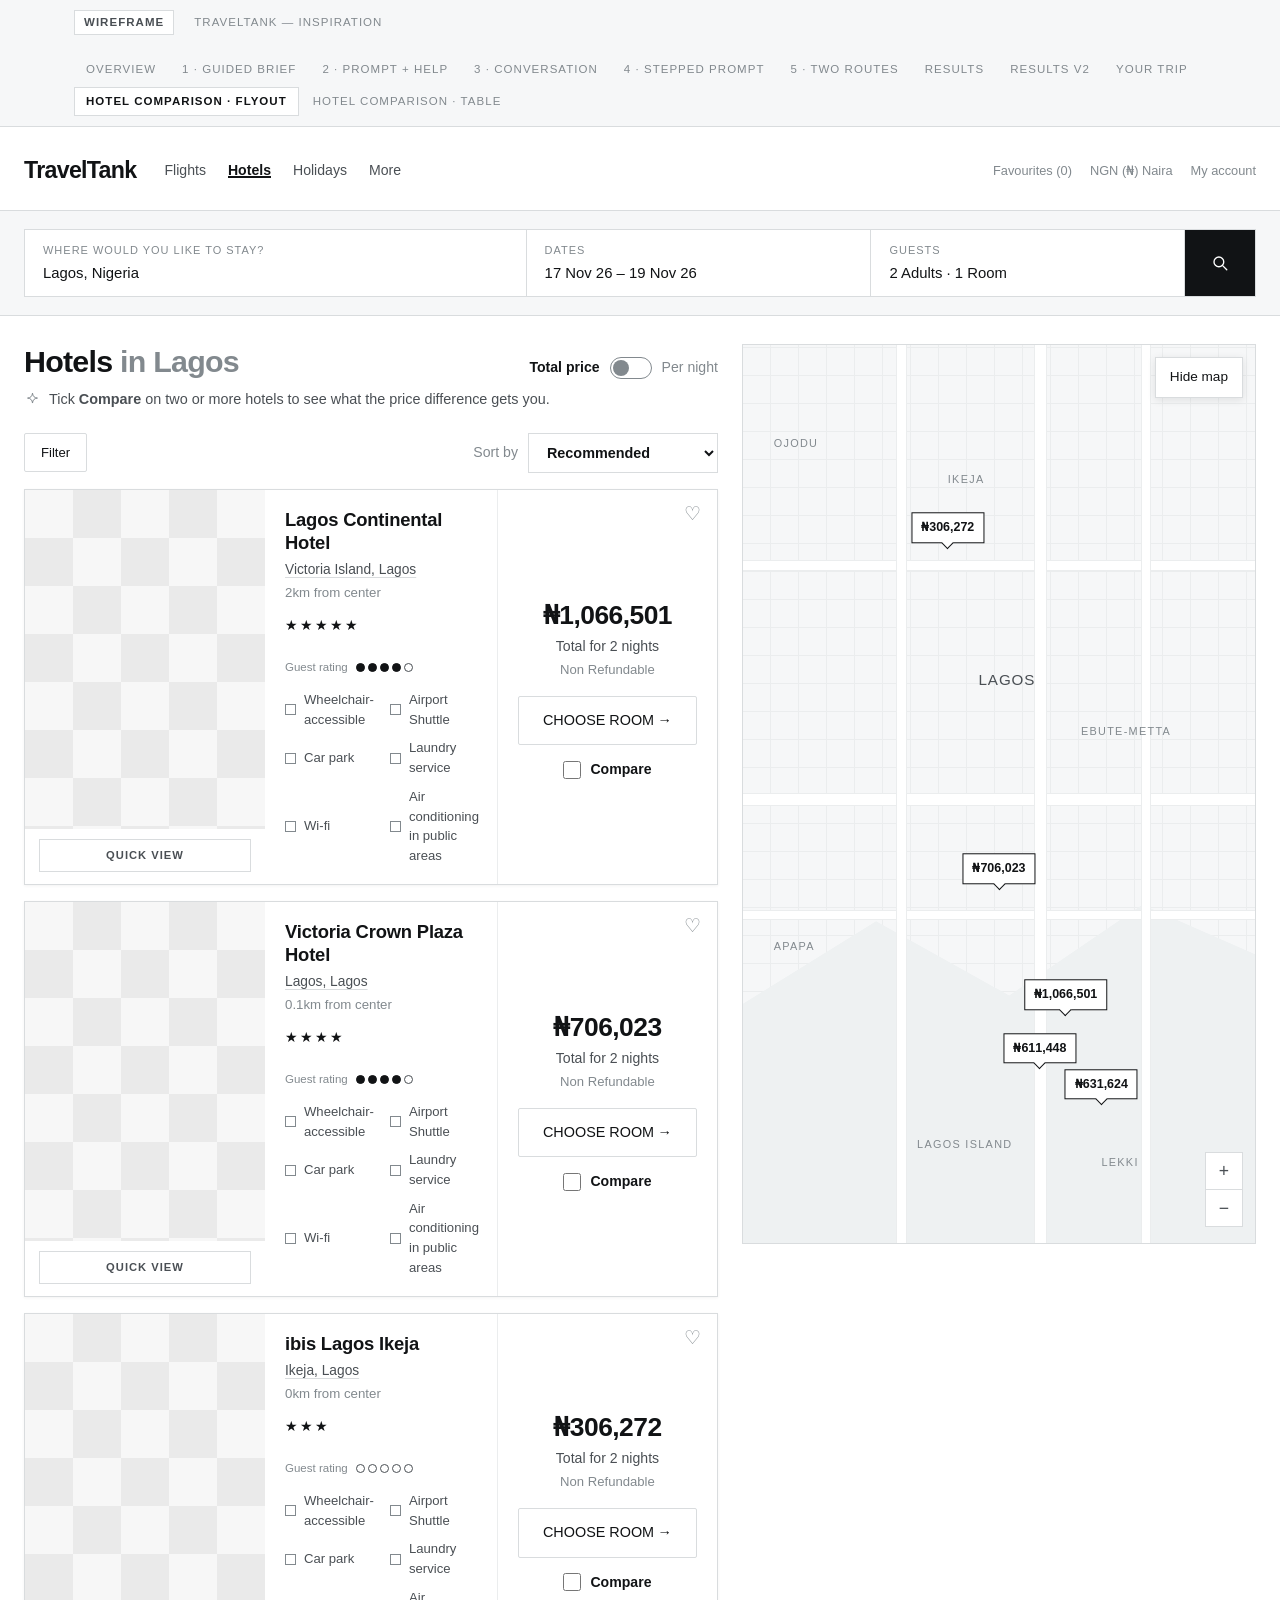
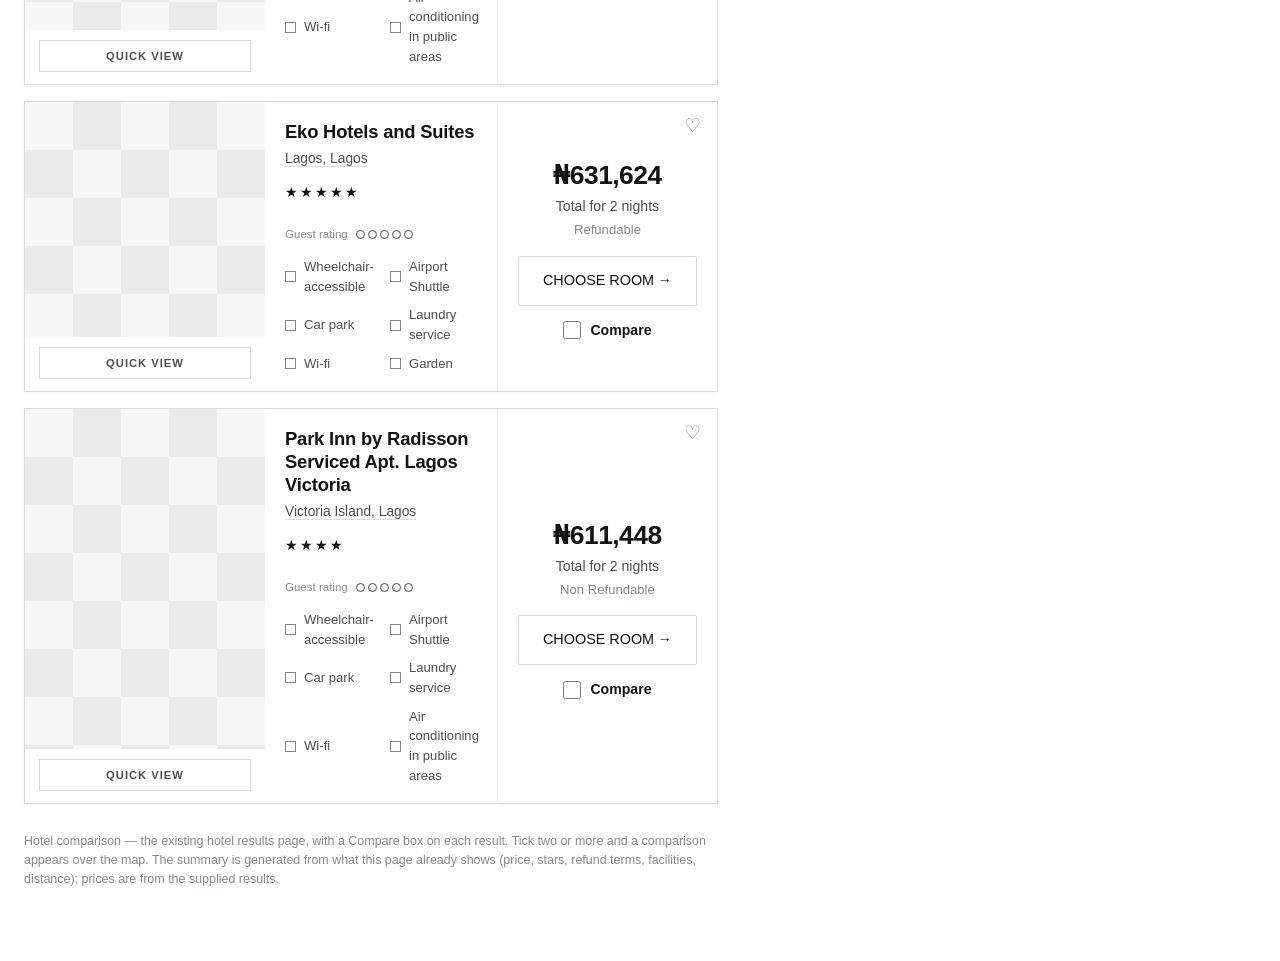
<file: hotel-comparison.html>
<!doctype html>
<html lang="en">
<head>
<meta charset="utf-8">
<meta name="viewport" content="width=device-width,initial-scale=1">
<meta http-equiv="cache-control" content="no-cache">
<title>Hotel comparison — Hotels in Lagos · TravelTank Inspiration</title>
<link rel="stylesheet" href="assets/tt.css?v=98">
<style>
  /* ============ page frame: the existing hotel results page, full width ============ */
  .wide{max-width:1440px;margin:0 auto;padding-left:24px;padding-right:24px;}
  .site-header.wide{max-width:1440px;}
  .hc-searchband{background:var(--panel-2);border-top:1px solid var(--line);border-bottom:1px solid var(--line);margin-top:22px;}
  .hc-searchband .wide{padding-top:18px;padding-bottom:18px;}
  .hc-search{display:grid;grid-template-columns:1.6fr 1.1fr 1fr auto;border:1px solid var(--line);background:#fff;}
  .hc-search .f{padding:12px 18px;border-right:1px solid var(--line);min-width:0;}
  .hc-search .f label{display:block;font-size:11px;letter-spacing:.09em;text-transform:uppercase;color:var(--ink-3);margin-bottom:4px;}
  .hc-search .f .v{font-size:.93rem;color:var(--ink);white-space:nowrap;overflow:hidden;text-overflow:ellipsis;}
  .hc-search .go{border:0;background:var(--ink);color:#fff;padding:0 26px;cursor:pointer;display:flex;align-items:center;justify-content:center;}
  .hc-search .go .ic{width:18px;height:18px;}
  .main-nav a.on{box-shadow:inset 0 -2px 0 var(--ink);}

  .hc-main{display:grid;grid-template-columns:minmax(0,1.35fr) minmax(0,1fr);gap:0 24px;align-items:start;padding-top:28px;padding-bottom:60px;}
  .hc-main.nomap{grid-template-columns:minmax(0,1fr);}
  .hc-main.nomap .map-col{display:none;}

  /* ---- list column ---- */
  .hc-head{display:flex;align-items:baseline;justify-content:space-between;gap:16px;flex-wrap:wrap;}
  .hc-head h1{margin:0;font-size:1.9rem;}
  .hc-head h1 span{color:var(--ink-3);}
  .sw{display:flex;align-items:center;gap:10px;font-size:.88rem;color:var(--ink-3);}
  .sw b{color:var(--ink);font-weight:600;}
  .sw button{
    width:42px;height:22px;border:1px solid var(--ink-3);border-radius:999px;background:#fff;
    position:relative;cursor:pointer;padding:0;
  }
  .sw button::after{
    content:'';position:absolute;top:2px;left:2px;width:16px;height:16px;border-radius:50%;
    background:var(--ink-3);transition:transform .15s,background .15s;
  }
  .sw button[aria-checked="true"]{background:var(--ink);border-color:var(--ink);}
  .sw button[aria-checked="true"]::after{background:#fff;transform:translateX(20px);}
  .hc-tip{margin:10px 0 0;font-size:.9rem;color:var(--ink-2);display:flex;align-items:center;gap:8px;}
  .hc-tip .ic{width:17px;height:17px;color:var(--ink-3);flex:0 0 auto;}
  .hc-bar{display:flex;align-items:center;justify-content:space-between;gap:12px;margin:22px 0 16px;}
  .hc-bar .sort{display:flex;align-items:center;gap:10px;font-size:.88rem;color:var(--ink-3);}
  .hc-bar select{
    border:1px solid var(--line);background:#fff;padding:10px 34px 10px 14px;font:inherit;font-size:.9rem;
    font-weight:600;color:var(--ink);
  }
  .show-map{display:none;}
  .hc-main.nomap .show-map{display:inline-block;}

  /* ---- a hotel card ---- */
  .hc{
    display:grid;grid-template-columns:240px minmax(0,1fr) 220px;gap:0;
    border:1px solid var(--line);background:#fff;margin-bottom:16px;position:relative;
    box-shadow:0 1px 3px rgba(17,19,21,.05);
  }
  .hc.sel{border-color:var(--ink);box-shadow:0 0 0 1px var(--ink);}
  .hc.flash{animation:hcflash 1.6s ease;}
  @keyframes hcflash{0%,60%{background:var(--panel);}100%{background:#fff;}}
  .hc-img{display:flex;flex-direction:column;}
  .hc-img .ph{flex:1;min-height:200px;}
  .quick{
    margin:10px 14px 12px;border:1px solid var(--line);background:#fff;padding:7px;cursor:pointer;
    font-size:.7rem;letter-spacing:.09em;text-transform:uppercase;font-weight:600;color:var(--ink-2);
  }
  .quick:hover{border-color:var(--ink);color:var(--ink);}
  .hc-body{padding:18px 20px;min-width:0;}
  .hc-body h3{margin:0;font-size:1.15rem;line-height:1.25;letter-spacing:-.01em;}
  .hc-body .loc{font-size:.86rem;color:var(--ink-2);margin-top:6px;text-decoration:underline;text-decoration-color:var(--line);text-underline-offset:3px;}
  .hc-body .dist{font-size:.83rem;color:var(--ink-3);margin-top:3px;}
  .hc-rates{display:flex;align-items:center;gap:22px;margin:12px 0 14px;flex-wrap:wrap;}
  .stars{font-size:.9rem;color:var(--ink);letter-spacing:2px;}
  .ta{display:flex;align-items:center;gap:8px;font-size:.72rem;color:var(--ink-3);}
  .dots{display:flex;gap:3px;}
  .dots i{width:9px;height:9px;border-radius:50%;border:1px solid var(--ink-2);display:block;}
  .dots i.on{background:var(--ink);border-color:var(--ink);}
  .fac{list-style:none;margin:0;padding:0;display:grid;grid-template-rows:repeat(3,auto);grid-auto-flow:column;gap:9px 18px;}
  .fac li{font-size:.82rem;color:var(--ink-2);display:flex;align-items:center;gap:8px;min-width:0;}
  .fac li::before{content:'';width:9px;height:9px;border:1px solid var(--ink-3);flex:0 0 auto;}
  .hc-buy{
    border-left:1px solid var(--line-2);padding:18px 20px;display:flex;flex-direction:column;
    align-items:center;justify-content:center;text-align:center;gap:0;position:relative;
  }
  .fav{
    position:absolute;top:12px;right:14px;border:0;background:none;cursor:pointer;
    font-size:1.2rem;line-height:1;color:var(--ink-3);padding:2px;
  }
  .fav:hover{color:var(--ink);}
  .fav.on{color:var(--ink);}
  .price{font-size:1.65rem;font-weight:600;letter-spacing:-.02em;line-height:1.1;margin-top:8px;}
  .price-sub{font-size:.88rem;color:var(--ink-2);margin-top:6px;}
  .refund{font-size:.82rem;color:var(--ink-3);margin-top:3px;}
  .hc-buy .btn{margin-top:16px;width:100%;display:flex;justify-content:space-between;align-items:center;}
  .cmp{
    margin-top:14px;display:flex;align-items:center;gap:9px;font-size:.88rem;font-weight:600;
    color:var(--ink);cursor:pointer;user-select:none;
  }
  .cmp input{width:18px;height:18px;margin:0;accent-color:var(--ink);cursor:pointer;}
  .cmp input:disabled{cursor:not-allowed;}
  .cmp.off{color:var(--ink-3);cursor:not-allowed;}

  /* ---- the compare bar: only once something is ticked ---- */
  .cmpbar{
    position:sticky;bottom:16px;z-index:20;margin-top:6px;
    display:flex;align-items:center;justify-content:space-between;gap:16px;flex-wrap:wrap;
    background:#fff;border:1px solid var(--ink);padding:16px 20px;box-shadow:0 10px 26px rgba(17,19,21,.14);
  }
  .cmpbar[hidden]{display:none;}
  .cmpbar b{display:block;font-size:1rem;}
  .cmpbar span{font-size:.86rem;color:var(--ink-3);}
  .cmpbar .acts{display:flex;align-items:center;gap:14px;}
  .linkbtn{border:0;background:none;padding:0;font:inherit;font-size:.82rem;font-weight:600;color:var(--ink-3);cursor:pointer;text-decoration:underline;text-underline-offset:3px;}
  .linkbtn:hover{color:var(--ink);}

  /* ---- map column ---- */
  .map-col{position:sticky;top:0;height:100vh;align-self:start;}
  .map{
    position:absolute;inset:0;overflow:hidden;border:1px solid var(--line);
    background:
      repeating-linear-gradient(0deg,transparent 0 27px,var(--line-2) 27px 28px),
      repeating-linear-gradient(90deg,transparent 0 27px,var(--line-2) 27px 28px),
      var(--panel-2);
  }
  .map .road{position:absolute;background:#fff;box-shadow:0 0 0 1px var(--line-2);}
  .map .water{position:absolute;left:0;right:0;bottom:0;height:46%;background:var(--panel);
    clip-path:polygon(0 42%,26% 22%,52% 40%,78% 18%,100% 30%,100% 100%,0 100%);}
  .map .lbl{position:absolute;font-size:.68rem;letter-spacing:.12em;text-transform:uppercase;color:var(--ink-3);}
  .map .lbl.big{font-size:.95rem;color:var(--ink-2);letter-spacing:.06em;}
  .pin{
    position:absolute;transform:translate(-50%,-100%);border:1px solid var(--ink);background:#fff;color:var(--ink);
    font:inherit;font-size:.78rem;font-weight:600;padding:5px 9px;cursor:pointer;white-space:nowrap;z-index:2;
  }
  .pin::after{content:'';position:absolute;left:50%;bottom:-5px;width:8px;height:8px;background:inherit;
    border-right:1px solid var(--ink);border-bottom:1px solid var(--ink);transform:translateX(-50%) rotate(45deg);}
  .pin.sel{background:var(--ink);color:#fff;z-index:3;}
  .pin:hover{z-index:4;}
  .map-btn{
    position:absolute;z-index:6;border:1px solid var(--line);background:#fff;cursor:pointer;font:inherit;
    font-size:.85rem;color:var(--ink);padding:9px 14px;box-shadow:0 2px 8px rgba(17,19,21,.1);
  }
  .map-btn.hide{top:12px;right:12px;}
  .zoom{position:absolute;right:12px;bottom:16px;z-index:6;display:grid;gap:1px;background:var(--line);border:1px solid var(--line);}
  .zoom span{width:36px;height:36px;background:#fff;display:flex;align-items:center;justify-content:center;font-size:1.1rem;color:var(--ink-2);}

  /* ---- the AI comparison flyout, over the map ---- */
  .flyout{
    position:absolute;z-index:8;top:16px;bottom:16px;left:16px;width:min(500px,calc(100% - 32px));
    background:#fff;border:1px solid var(--line);box-shadow:0 14px 40px rgba(17,19,21,.18);
    display:flex;flex-direction:column;
    visibility:hidden;opacity:0;transform:translateX(18px);
    transition:opacity .2s ease,transform .22s ease,visibility 0s linear .22s;
  }
  .flyout.on{visibility:visible;opacity:1;transform:none;transition:opacity .2s ease,transform .22s ease;}
  .fly-hd{display:flex;align-items:center;gap:12px;padding:16px 20px;border-bottom:1px solid var(--line);flex:0 0 auto;}
  .fly-hd h2{margin:0;font-size:1.15rem;display:flex;align-items:center;gap:9px;outline:none;}
  .fly-hd h2 .ic{width:20px;height:20px;}
  .fly-tag{margin-left:auto;border:1px solid var(--line);padding:3px 9px;font-size:.7rem;color:var(--ink-3);}
  .fly-x{width:32px;height:32px;border:1px solid var(--line);background:#fff;cursor:pointer;font-size:1.1rem;line-height:1;color:var(--ink-2);}
  .fly-x:hover{border-color:var(--ink);color:var(--ink);}
  .fly-body{padding:22px 22px 26px;overflow:auto;flex:1 1 auto;}
  .fly-k{font-size:11px;letter-spacing:.11em;text-transform:uppercase;font-weight:600;color:var(--ink-3);}
  .fly-big{font-size:1.9rem;line-height:1.12;letter-spacing:-.025em;font-weight:600;margin:10px 0 12px;}
  .fly-sub{font-size:.95rem;color:var(--ink-2);margin:0;line-height:1.5;}
  .fly-meta{font-size:.82rem;color:var(--ink-3);margin:12px 0 0;}
  .fly-h{font-size:1rem;font-weight:600;margin:26px 0 10px;}
  .fly-row{border-top:1px solid var(--line-2);padding:14px 0;}
  .fly-row b{display:block;font-size:.93rem;margin-bottom:4px;}
  .fly-row p{margin:0;font-size:.9rem;color:var(--ink-2);line-height:1.55;}
  .fly-q{margin:22px 0 8px;font-size:.95rem;font-weight:600;}
  .fly-sel{
    width:100%;border:1px solid var(--line);background:#fff;padding:12px 14px;font:inherit;font-size:.93rem;
    color:var(--ink);
  }
  .fly-call{background:var(--panel);padding:16px 18px;margin-top:14px;}
  .fly-call b{display:block;font-size:.95rem;margin-bottom:6px;}
  .fly-call p{margin:0;font-size:.9rem;color:var(--ink-2);line-height:1.55;}
  .fly-src{margin:16px 0 20px;font-size:.84rem;color:var(--ink-2);}
  .fly-src summary{cursor:pointer;font-weight:600;}
  .fly-src p{margin:8px 0 0;color:var(--ink-3);line-height:1.55;}
  .fly-cta{width:100%;display:flex;justify-content:center;gap:8px;}
  .skel{display:grid;gap:12px;}
  .skel i{display:block;height:14px;background:var(--panel);animation:pulse 1s ease-in-out infinite alternate;}
  .skel i.l{height:34px;width:78%;}
  .skel i.s{width:55%;}
  @keyframes pulse{from{opacity:.45;}to{opacity:1;}}
  .fly-scrim{display:none;}

  /* ---- smaller screens: no map; the comparison becomes a sheet ---- */
  @media(max-width:1100px){
    .hc{grid-template-columns:200px minmax(0,1fr);}
    .hc-buy{grid-column:1 / -1;border-left:0;border-top:1px solid var(--line-2);flex-direction:row;flex-wrap:wrap;justify-content:space-between;text-align:left;gap:8px 16px;}
    .hc-buy .btn{width:auto;margin-top:0;}
    .price{margin-top:0;}
    .cmp{margin-top:0;}
  }
  @media(max-width:900px){
    .hc-main{grid-template-columns:minmax(0,1fr);}
    .map-col{position:static;height:0;}
    .map,.map-btn,.zoom{display:none;}
    .flyout{position:fixed;top:auto;left:0;right:0;bottom:0;width:auto;max-height:90vh;height:90vh;z-index:90;transform:translateY(24px);}
    .flyout.on{transform:none;}
    .fly-scrim.on{display:block;position:fixed;inset:0;background:rgba(17,19,21,.42);z-index:89;}
    .hc-search{grid-template-columns:1fr;}
    .hc-search .f{border-right:0;border-bottom:1px solid var(--line);}
    .hc-search .go{padding:14px;}
    .show-map{display:none !important;}
  }
  @media(max-width:620px){
    .wide{padding-left:16px;padding-right:16px;}
    .hc{grid-template-columns:1fr;}
    .hc-img .ph{min-height:170px;}
    .fac{grid-template-rows:none;grid-auto-flow:row;grid-template-columns:1fr;}
    .fly-big{font-size:1.6rem;}
  }
</style>
</head>
<body>

<header class="site-header wide">
  <div class="logo">TravelTank</div>
  <ul class="main-nav">
    <li><a href="#">Flights</a></li><li><a href="#" class="on">Hotels</a></li>
    <li><a href="#">Holidays</a></li><li><a href="#">More</a></li>
  </ul>
  <div class="header-right"><span>Favourites (0)</span><span>NGN (₦) Naira</span><span>My account</span></div>
</header>

<div class="hc-searchband">
  <div class="wide">
    <div class="hc-search" role="search" aria-label="Hotel search (shown for context)">
      <div class="f"><label>Where would you like to stay?</label><div class="v">Lagos, Nigeria</div></div>
      <div class="f"><label>Dates</label><div class="v">17 Nov 26 &ndash; 19 Nov 26</div></div>
      <div class="f"><label>Guests</label><div class="v">2 Adults &middot; 1 Room</div></div>
      <button class="go" type="button" aria-label="Search" id="goBtn"></button>
    </div>
  </div>
</div>

<main class="wide hc-main" id="hcMain">

  <section aria-labelledby="hcTitle">
    <div class="hc-head">
      <h1 id="hcTitle">Hotels <span>in Lagos</span></h1>
      <div class="sw">
        <b>Total price</b>
        <button type="button" role="switch" aria-checked="false" id="perNight" aria-label="Show price per night"></button>
        <span>Per night</span>
      </div>
    </div>
    <p class="hc-tip" id="hcTip"></p>

    <div class="hc-bar">
      <div style="display:flex;gap:10px;">
        <button class="btn btn-sm" type="button">Filter</button>
        <button class="btn btn-sm show-map" type="button" id="showMap">Show map</button>
      </div>
      <label class="sort">Sort by
        <select id="sortBy">
          <option value="rec">Recommended</option>
          <option value="low">Price: low to high</option>
          <option value="high">Price: high to low</option>
          <option value="stars">Star rating</option>
        </select>
      </label>
    </div>

    <div id="list"></div>

    <div class="cmpbar" id="cmpbar" hidden>
      <div><b id="cmpCount"></b><span id="cmpNote"></span></div>
      <div class="acts">
        <button class="linkbtn" type="button" id="cmpClear">Clear</button>
        <button class="btn btn-primary" type="button" id="cmpGo">Compare hotels &rarr;</button>
      </div>
    </div>

    <p class="hint" style="margin-top:28px;">
      Hotel comparison &mdash; the existing hotel results page, with a Compare box on each result. Tick two or more and a
      comparison appears over the map. The summary is generated from what this page already shows (price, stars, refund terms,
      facilities, distance); prices are from the supplied results.
    </p>
  </section>

  <aside class="map-col" id="mapCol" aria-label="Map">
    <div class="map" id="map">
      <div class="water"></div>
      <div class="road" style="left:0;right:0;top:24%;height:9px"></div>
      <div class="road" style="left:0;right:0;top:50%;height:11px"></div>
      <div class="road" style="left:0;right:0;top:63%;height:8px"></div>
      <div class="road" style="top:0;bottom:0;left:30%;width:9px"></div>
      <div class="road" style="top:0;bottom:0;left:57%;width:11px"></div>
      <div class="road" style="top:0;bottom:0;left:78%;width:8px"></div>
      <span class="lbl" style="left:6%;top:10%">Ojodu</span>
      <span class="lbl" style="left:40%;top:14%">Ikeja</span>
      <span class="lbl big" style="left:46%;top:36%">Lagos</span>
      <span class="lbl" style="left:66%;top:42%">Ebute-Metta</span>
      <span class="lbl" style="left:6%;top:66%">Apapa</span>
      <span class="lbl" style="left:70%;top:90%">Lekki</span>
      <span class="lbl" style="left:34%;top:88%">Lagos Island</span>
      <div id="pins"></div>
      <button class="map-btn hide" type="button" id="hideMap">Hide map</button>
      <div class="zoom" aria-hidden="true"><span>+</span><span>&minus;</span></div>
    </div>

    <div class="fly-scrim" id="flyScrim"></div>
    <section class="flyout" id="flyout" role="dialog" aria-labelledby="flyTitle">
      <div class="fly-hd">
        <h2 id="flyTitle" tabindex="-1"><span id="flySpark"></span>Compare hotels</h2>
        <span class="fly-tag">AI summary</span>
        <button class="fly-x" type="button" id="flyX" aria-label="Close comparison">&times;</button>
      </div>
      <div class="fly-body" id="flyBody"></div>
    </section>
  </aside>

</main>

<script src="assets/data.js?v=98"></script>
<script src="assets/core.js?v=98"></script>
<script>
document.body.insertAdjacentHTML('afterbegin', TT.navbar('hotel-comparison.html'));
document.getElementById('goBtn').innerHTML = '<svg class="ic" viewBox="0 0 24 24" fill="none" stroke="currentColor" stroke-width="1.8" stroke-linecap="round" aria-hidden="true"><circle cx="10.5" cy="10.5" r="6.5"/><path d="M15.5 15.5L21 21"/></svg>';
const SPARK = '<svg class="ic" viewBox="0 0 24 24" fill="none" stroke="currentColor" stroke-width="1.4" stroke-linejoin="round" aria-hidden="true"><path d="M12 3c.6 4.6 2.4 6.4 7 7-4.6.6-6.4 2.4-7 7-.6-4.6-2.4-6.4-7-7 4.6-.6 6.4-2.4 7-7z"/></svg>';
document.getElementById('flySpark').innerHTML = SPARK;
document.getElementById('hcTip').innerHTML = SPARK + '<span>Tick <b>Compare</b> on two or more hotels to see what the price difference gets you.</span>';

/* ---------------- the results, as supplied ----------------
   total is for the two nights shown; ta is the guest rating out of 5 (0 = none shown);
   dist is the distance from the centre as the card prints it (null = not shown). */
const NIGHTS = 2;
const FAC_A = ['Wheelchair-accessible','Car park','Wi-fi','Airport Shuttle','Laundry service','Air conditioning in public areas'];
const FAC_B = ['Wheelchair-accessible','Car park','Wi-fi','Airport Shuttle','Laundry service','Garden'];
const HOTELS = [
  {id:'continental', name:'Lagos Continental Hotel', short:'Lagos Continental', area:'Victoria Island, Lagos', dist:'2km',   stars:5, ta:4, total:1066501, refundable:false, fac:FAC_A, pin:[63,74]},
  {id:'crown',       name:'Victoria Crown Plaza Hotel', short:'Victoria Crown Plaza', area:'Lagos, Lagos', dist:'0.1km', stars:4, ta:4, total:706023,  refundable:false, fac:FAC_A, pin:[50,60]},
  {id:'ibis',        name:'ibis Lagos Ikeja', short:'ibis Lagos Ikeja', area:'Ikeja, Lagos', dist:'0km', stars:3, ta:0, total:306272, refundable:false, fac:FAC_A, pin:[40,22]},
  {id:'eko',         name:'Eko Hotels and Suites', short:'Eko Hotels', area:'Lagos, Lagos', dist:null, stars:5, ta:0, total:631624, refundable:true, fac:FAC_B, pin:[70,84]},
  {id:'parkinn',     name:'Park Inn by Radisson Serviced Apt. Lagos Victoria', short:'Park Inn Victoria', area:'Victoria Island, Lagos', dist:null, stars:4, ta:0, total:611448, refundable:false, fac:FAC_A, pin:[58,80]}
];
const byId = id => HOTELS.find(h=>h.id===id);
const MAX_COMPARE = 4;

let perNight = false, sortKey = 'rec', selected = [];
const money = n => TT.money(n);
const shown = h => perNight ? Math.round(h.total / NIGHTS) : h.total;

/* ---------------- list ---------------- */
function sorted(){
  const l = HOTELS.slice();
  if(sortKey==='low') l.sort((a,b)=>a.total-b.total);
  if(sortKey==='high') l.sort((a,b)=>b.total-a.total);
  if(sortKey==='stars') l.sort((a,b)=>b.stars-a.stars || a.total-b.total);
  return l;
}
function cardHtml(h){
  const on = selected.includes(h.id);
  const full = !on && selected.length >= MAX_COMPARE;
  return '<article class="hc' + (on?' sel':'') + '" id="hc-' + h.id + '" data-id="' + h.id + '">' +
    '<div class="hc-img"><div class="ph"></div><button class="quick" type="button">Quick view</button></div>' +
    '<div class="hc-body"><h3>' + h.name + '</h3>' +
      '<div class="loc">' + h.area + '</div>' +
      (h.dist ? '<div class="dist">' + h.dist + ' from center</div>' : '') +
      '<div class="hc-rates"><span class="stars" aria-label="' + h.stars + ' stars">' + '★'.repeat(h.stars) + '</span>' +
        '<span class="ta">Guest rating <span class="dots">' +
          [1,2,3,4,5].map(i=>'<i class="' + (i<=h.ta?'on':'') + '"></i>').join('') + '</span></span></div>' +
      '<ul class="fac">' + h.fac.map(f=>'<li>' + f + '</li>').join('') + '</ul></div>' +
    '<div class="hc-buy"><button class="fav" type="button" aria-label="Save ' + h.name + '">♡</button>' +
      '<div class="price">' + money(shown(h)) + '</div>' +
      '<div class="price-sub">' + (perNight ? 'Per night' : 'Total for ' + NIGHTS + ' nights') + '</div>' +
      '<div class="refund">' + (h.refundable ? 'Refundable' : 'Non Refundable') + '</div>' +
      '<button class="btn" type="button"><span>CHOOSE ROOM</span><span>&rarr;</span></button>' +
      '<label class="cmp' + (full?' off':'') + '"' + (full ? ' title="Compare up to ' + MAX_COMPARE + ' hotels"' : '') + '>' +
        '<input type="checkbox" data-cmp="' + h.id + '"' + (on?' checked':'') + (full?' disabled':'') + '>Compare</label>' +
    '</div></article>';
}
function drawList(){
  document.getElementById('list').innerHTML = sorted().map(cardHtml).join('');
  drawPins();
}
function drawPins(){
  document.getElementById('pins').innerHTML = HOTELS.map(h=>
    '<button type="button" class="pin' + (selected.includes(h.id)?' sel':'') + '" data-pin="' + h.id + '" ' +
    'style="left:' + h.pin[0] + '%;top:' + h.pin[1] + '%" aria-label="' + h.name + ', ' + money(shown(h)) + '">' + money(shown(h)) + '</button>').join('');
}

/* ---------------- selection + the compare bar ---------------- */
function updateBar(){
  const n = selected.length, bar = document.getElementById('cmpbar');
  bar.hidden = n === 0;
  document.getElementById('cmpCount').textContent = n + (n===1 ? ' hotel selected' : ' hotels selected');
  document.getElementById('cmpNote').textContent = n >= 2 ? 'Ready to compare.' : 'Choose one more to compare.';
  const go = document.getElementById('cmpGo');
  go.disabled = n < 2;
  go.classList.toggle('btn-primary', !flyOpen);
}
function setSelected(id, on){
  selected = on ? selected.filter(x=>x!==id).concat(id) : selected.filter(x=>x!==id);
  document.querySelectorAll('.hc').forEach(c=>{
    const isOn = selected.includes(c.dataset.id);
    c.classList.toggle('sel', isOn);
    const box = c.querySelector('[data-cmp]');
    box.checked = isOn;
    const full = !isOn && selected.length >= MAX_COMPARE;
    box.disabled = full;
    box.closest('.cmp').classList.toggle('off', full);
    if(full) box.closest('.cmp').title = 'Compare up to ' + MAX_COMPARE + ' hotels'; else box.closest('.cmp').removeAttribute('title');
  });
  drawPins();
  updateBar();
  if(flyOpen){ if(selected.length < 2) closeFly(); else renderFly(true); }
}
document.getElementById('list').addEventListener('change', e=>{
  const id = e.target.dataset && e.target.dataset.cmp;
  if(id) setSelected(id, e.target.checked);
});
document.getElementById('list').addEventListener('click', e=>{
  const f = e.target.closest('.fav');
  if(f){ f.classList.toggle('on'); f.textContent = f.classList.contains('on') ? '♥' : '♡'; }
});
document.getElementById('cmpClear').addEventListener('click', ()=>{
  selected.slice().forEach(id=>setSelected(id,false));
});

function jumpTo(id){
  const c = document.getElementById('hc-' + id);
  if(!c) return;
  c.scrollIntoView({behavior:'smooth', block:'center'});
  c.classList.remove('flash'); void c.offsetWidth; c.classList.add('flash');
}
document.getElementById('pins').addEventListener('click', e=>{
  const p = e.target.closest('[data-pin]');
  if(p) jumpTo(p.dataset.pin);
});

/* ---------------- price toggle, sort, map ---------------- */
const sw = document.getElementById('perNight');
sw.addEventListener('click', ()=>{
  perNight = !perNight;
  sw.setAttribute('aria-checked', perNight);
  drawList();
});
document.getElementById('sortBy').addEventListener('change', e=>{ sortKey = e.target.value; drawList(); });
const hcMain = document.getElementById('hcMain');
document.getElementById('hideMap').addEventListener('click', ()=>{ closeFly(); hcMain.classList.add('nomap'); });
document.getElementById('showMap').addEventListener('click', ()=>hcMain.classList.remove('nomap'));

/* ---------------- the comparison ----------------
   Written from the facts on the page, so every sentence can be traced to a card. */
const FAC_SHORT = {
  'Wheelchair-accessible':'wheelchair access', 'Car park':'a car park', 'Wi-fi':'Wi-Fi',
  'Airport Shuttle':'an airport shuttle', 'Laundry service':'laundry service',
  'Air conditioning in public areas':'air conditioning in public areas', 'Garden':'a garden'
};
const join = a => a.length < 2 ? (a[0]||'') : a.slice(0,-1).join(', ') + ' and ' + a[a.length-1];
const PRIORITIES = [
  {id:'cost',    label:'Keeping the cost down'},
  {id:'comfort', label:'Comfort and star rating'},
  {id:'central', label:'Being close to the centre'},
  {id:'flex',    label:'Flexibility to cancel'}
];
let priority = 'cost', pick = null;

function compareRows(sel){
  const n = sel.length, both = n === 2 ? 'Both' : 'All', verb = n === 2 ? 'Neither' : 'None';
  const byPrice = sel.slice().sort((a,b)=>a.total-b.total);
  const cheap = byPrice[0], dear = byPrice[n-1];
  const rows = [];

  /* stars */
  const sv = sel.map(h=>h.stars), smin = Math.min(...sv), smax = Math.max(...sv);
  if(smin === smax){
    rows.push(['The same star rating', both + ' are listed as ' + smin + '-star, so the price gap is not a step down in star rating.']);
  } else if(n === 2){
    rows.push(cheap.stars < dear.stars
      ? ['The trade-off: a lower star rating', cheap.short + ' is listed as ' + cheap.stars + '-star, compared with ' + dear.stars + '-star for ' + dear.short + '.']
      : ['A better star rating for less', cheap.short + ' is listed as ' + cheap.stars + '-star against ' + dear.stars + '-star for ' + dear.short + ', at the lower price.']);
  } else {
    const at = v => join(sel.filter(h=>h.stars===v).map(h=>h.short));
    rows.push(['Star ratings vary', 'Listed star ratings run from ' + smin + '-star (' + at(smin) + ') to ' + smax + '-star (' + at(smax) + ').']);
  }

  /* cancellation */
  const ref = sel.filter(h=>h.refundable), non = sel.filter(h=>!h.refundable);
  if(!ref.length) rows.push(['Cancellation flexibility', both + ' displayed rates are non-refundable. ' + verb + ' offers a cancellation advantage on these results.']);
  else if(!non.length) rows.push(['Cancellation flexibility', both + ' displayed rates are refundable, so flexibility does not separate them.']);
  else rows.push(['Cancellation flexibility', join(ref.map(h=>h.short)) + (ref.length>1?' have':' has') + ' a refundable rate; ' +
    join(non.map(h=>h.short)) + (non.length>1?' are':' is') + ' non-refundable. That flexibility is worth weighing against the price gap.']);

  /* facilities */
  const common = sel[0].fac.filter(f=>sel.every(h=>h.fac.includes(f)));
  const only = h => h.fac.filter(f=>sel.every(o=>o===h || !o.fac.includes(f)));
  const uniq = sel.map(h=>[h, only(h)]).filter(([,u])=>u.length);
  let ftxt = both + ' list ' + join(common.map(f=>FAC_SHORT[f] || f.toLowerCase())) + '.';
  uniq.forEach(([h,u])=>{ ftxt += ' Only ' + h.short + ' lists ' + join(u.map(f=>FAC_SHORT[f] || f.toLowerCase())) + '.'; });
  ftxt += ' Availability and extra charges need checking.';
  rows.push([uniq.length ? 'The facilities differ a little' : 'The essentials look similar', ftxt]);

  /* guest ratings */
  const rated = sel.filter(h=>h.ta), unrated = sel.filter(h=>!h.ta);
  rows.push(['Guest ratings', !rated.length
    ? 'No guest rating is shown for these hotels, so reviews cannot separate them on this page.'
    : join(rated.map(h=>h.short + ' scores ' + h.ta + ' out of 5')) + '.' +
      (unrated.length ? ' No rating is shown for ' + join(unrated.map(h=>h.short)) + ', so reviews cannot settle it.' : '')]);

  /* location */
  const withD = sel.filter(h=>h.dist), noD = sel.filter(h=>!h.dist);
  rows.push(['Location', (withD.length
      ? join(withD.map(h=>h.short + ' is ' + h.dist + ' from the centre')) + '.'
      : 'No distance from the centre is shown for these hotels.') +
    (withD.length && noD.length ? ' No distance is shown for ' + join(noD.map(h=>h.short)) + '.' : '') +
    ' Distance is to the city centre, not to where you will actually be spending your time.']);

  rows.push(['Still worth checking', 'Room type, meals and exact location. These results do not establish equivalent rooms or which location fits your plans.']);
  return {rows, cheap, dear};
}

function callout(sel, cheap, dear){
  const n = sel.length;
  const dearLabel = n === 2 ? dear.short : 'the dearest (' + dear.short + ')';
  let p = cheap, text;
  if(priority === 'cost'){
    text = cheap.short + ' leaves ' + money(dear.total - cheap.total) + ' more in your budget than ' + dearLabel +
      '. Check the room type and meal plan before treating the rates as equivalent.';
  } else if(priority === 'comfort'){
    const top = sel.slice().sort((a,b)=>b.stars-a.stars || b.ta-a.ta || a.total-b.total)[0];
    const level = sel.every(h=>h.stars===sel[0].stars);
    if(level){ text = 'Star ratings are level, so price and location decide. ' + cheap.short + ' is the cheapest of them.'; }
    else if(top === cheap){ p = top; text = top.short + ' has the highest star rating and is also the cheapest, so it is worth a closer look first.'; }
    else { p = top; text = top.short + ' has the highest listing (' + top.stars + '-star) and costs ' + money(top.total - cheap.total) +
      ' more than ' + cheap.short + '. Check what that premium actually buys in the room itself.'; }
  } else if(priority === 'central'){
    const d = sel.filter(h=>h.dist).sort((a,b)=>parseFloat(a.dist)-parseFloat(b.dist) || a.total-b.total);
    if(!d.length || parseFloat(d[0].dist) === parseFloat(d[d.length-1].dist)){
      text = 'Distance from the centre does not separate these, so price and rating decide.';
    } else { p = d[0]; text = d[0].short + ' is closest to the centre at ' + d[0].dist + '. Check that the centre is where you actually need to be.'; }
  } else {
    const r = sel.filter(h=>h.refundable).sort((a,b)=>a.total-b.total);
    if(!r.length){ text = 'None of these shows a refundable rate, so flexibility does not separate them. Check the cancellation terms again once you choose a room.'; }
    else { p = r[0]; text = r[0] === cheap
      ? r[0].short + ' is both the cheapest and refundable, so it is worth a closer look first.'
      : r[0].short + ' is the refundable option, at ' + money(r[0].total) + ' — ' + money(r[0].total - cheap.total) + ' more than ' + cheap.short + '.'; }
  }
  pick = p;
  return text;
}

function flyHtml(sel){
  const n = sel.length;
  const {rows, cheap, dear} = compareRows(sel);
  const diff = dear.total - cheap.total;
  const ctaText = callout(sel, cheap, dear);
  const head = n === 2
    ? '<div class="fly-big">' + money(diff) + ' less<br>at ' + cheap.short + '</div><p class="fly-sub">Compared with ' + dear.short + ' for your two-night stay.</p>'
    : '<div class="fly-big">' + money(diff) + '<br>between the cheapest and the dearest</div><p class="fly-sub">' + cheap.short + ' is the cheapest and ' + dear.short + ' the dearest of the ' + n + ', for your two-night stay.</p>';
  return '<div class="fly-k">The price difference</div>' + head +
    '<p class="fly-meta">17–19 November · 2 adults · 1 room</p>' +
    '<div class="fly-h">What changes — and what doesn’t</div>' +
    rows.map(([t,x])=>'<div class="fly-row"><b>' + t + '</b><p>' + x + '</p></div>').join('') +
    '<div class="fly-q"><label for="flyPri">What matters most to you?</label></div>' +
    '<select class="fly-sel" id="flyPri">' + PRIORITIES.map(o=>'<option value="' + o.id + '"' + (o.id===priority?' selected':'') + '>' + o.label + '</option>').join('') + '</select>' +
    '<div class="fly-call"><b>Worth a closer look</b><p>' + ctaText + '</p></div>' +
    '<details class="fly-src"><summary>Sources &amp; comparison limits</summary>' +
      '<p>Built only from the details on this results page: the displayed totals, star ratings, guest ratings, listed facilities, refund terms and distance from the centre. ' +
      'Room types, meal plans, extra charges and live availability are not compared. This is an AI-generated summary — check the details before you book.</p></details>' +
    '<button class="btn btn-primary fly-cta" type="button" id="flyCta">Explore ' + pick.short + ' rooms <span>&rarr;</span></button>';
}

/* ---------------- the flyout ---------------- */
const fly = document.getElementById('flyout'), flyBody = document.getElementById('flyBody'), flyScrim = document.getElementById('flyScrim');
let flyOpen = false, flyToken = 0;

function paintFly(sel){
  flyBody.innerHTML = flyHtml(sel);
  document.getElementById('flyPri').addEventListener('change', e=>{
    priority = e.target.value;
    const keep = flyBody.scrollTop;
    paintFly(sel);
    flyBody.scrollTop = keep;
    document.getElementById('flyPri').focus();
  });
  document.getElementById('flyCta').addEventListener('click', ()=>{ const id = pick.id; closeFly(); jumpTo(id); });
}
function renderFly(quick){
  const sel = selected.map(byId);
  const token = ++flyToken;
  flyBody.innerHTML = '<div class="skel" aria-busy="true"><i class="s"></i><i class="l"></i><i></i><i class="s"></i><i></i><i></i><i class="s"></i></div>';
  setTimeout(()=>{
    if(token !== flyToken || !flyOpen) return;
    paintFly(sel);
  }, quick ? 350 : 700);
}
function openFly(){
  if(selected.length < 2) return;
  hcMain.classList.remove('nomap');
  flyOpen = true;
  fly.classList.add('on'); flyScrim.classList.add('on');
  updateBar();
  renderFly(false);
  document.getElementById('flyTitle').focus({preventScroll:true});
}
function closeFly(){
  if(!flyOpen) return;
  flyOpen = false; flyToken++;
  fly.classList.remove('on'); flyScrim.classList.remove('on');
  updateBar();
  document.getElementById('cmpGo').focus({preventScroll:true});
}
document.getElementById('cmpGo').addEventListener('click', openFly);
document.getElementById('flyX').addEventListener('click', closeFly);
flyScrim.addEventListener('click', closeFly);
document.addEventListener('keydown', e=>{ if(e.key==='Escape') closeFly(); });

drawList();
updateBar();
</script>
</body>
</html>
</file>
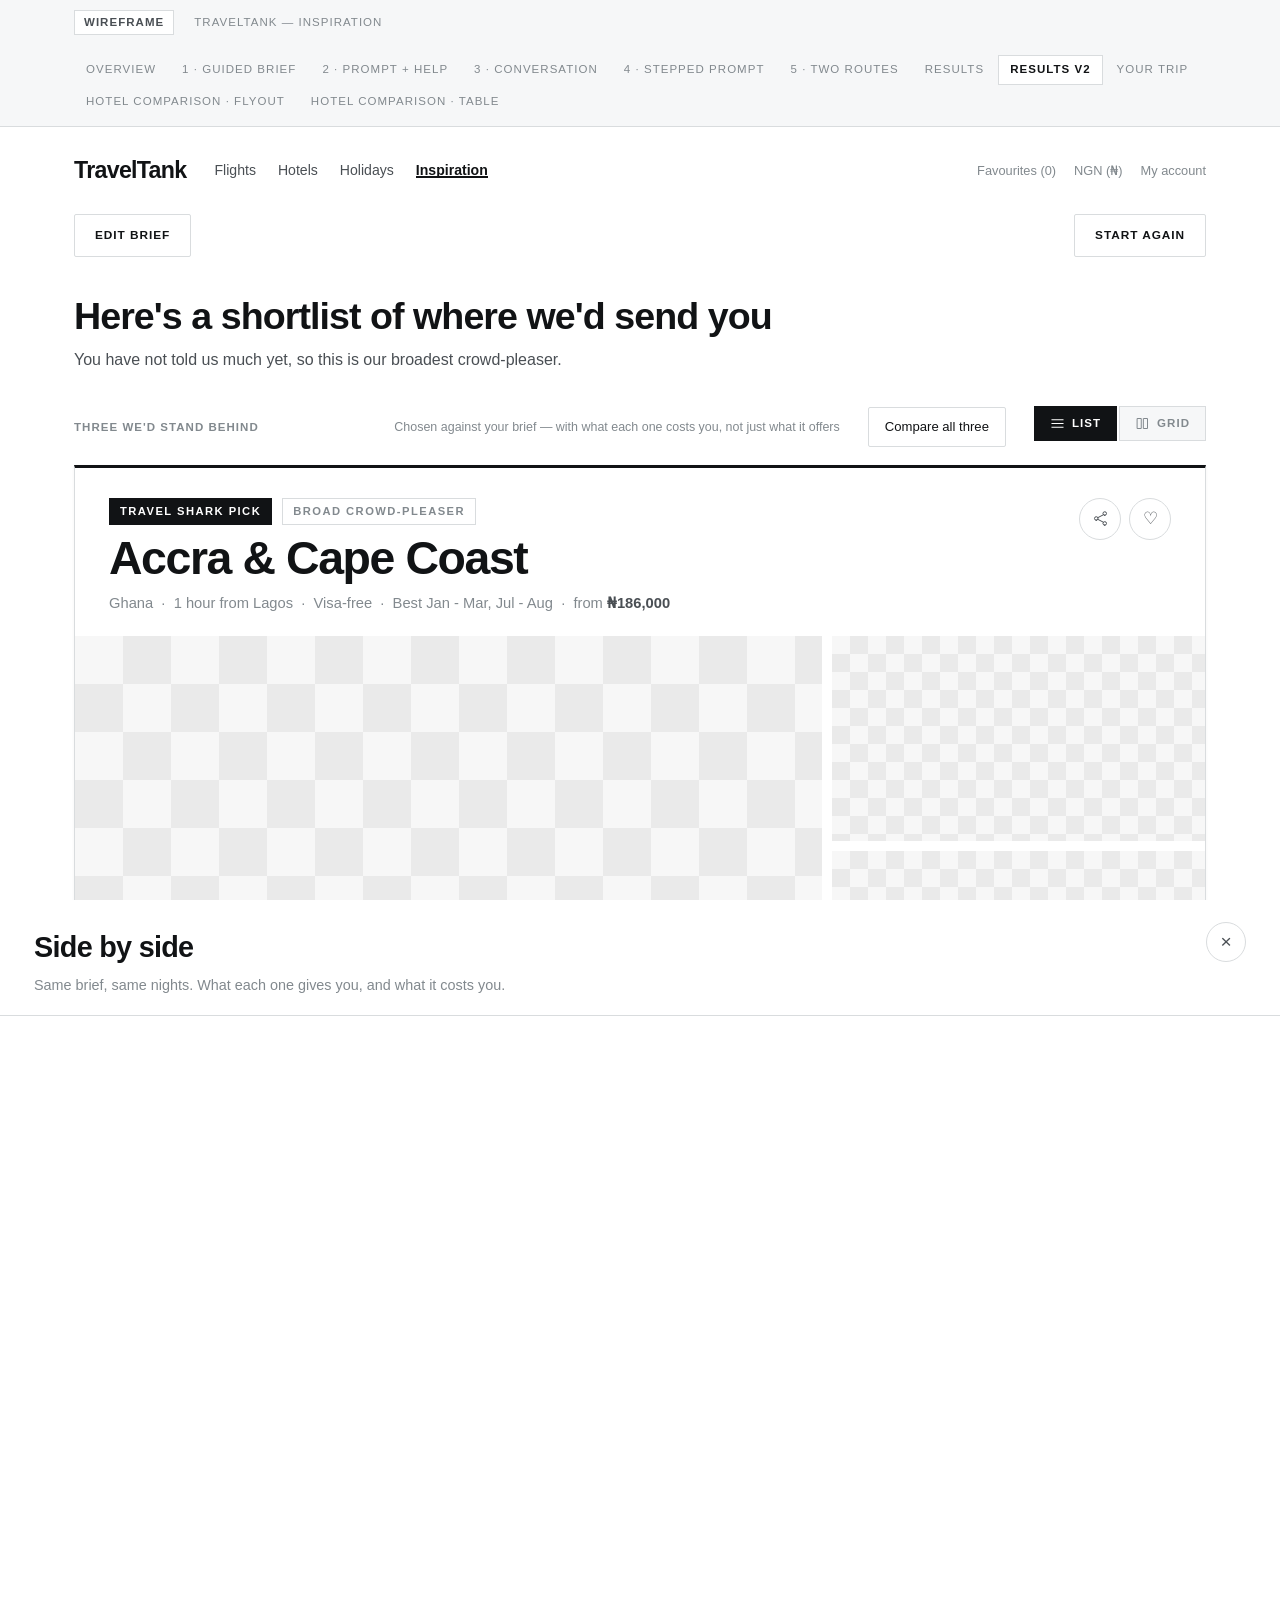
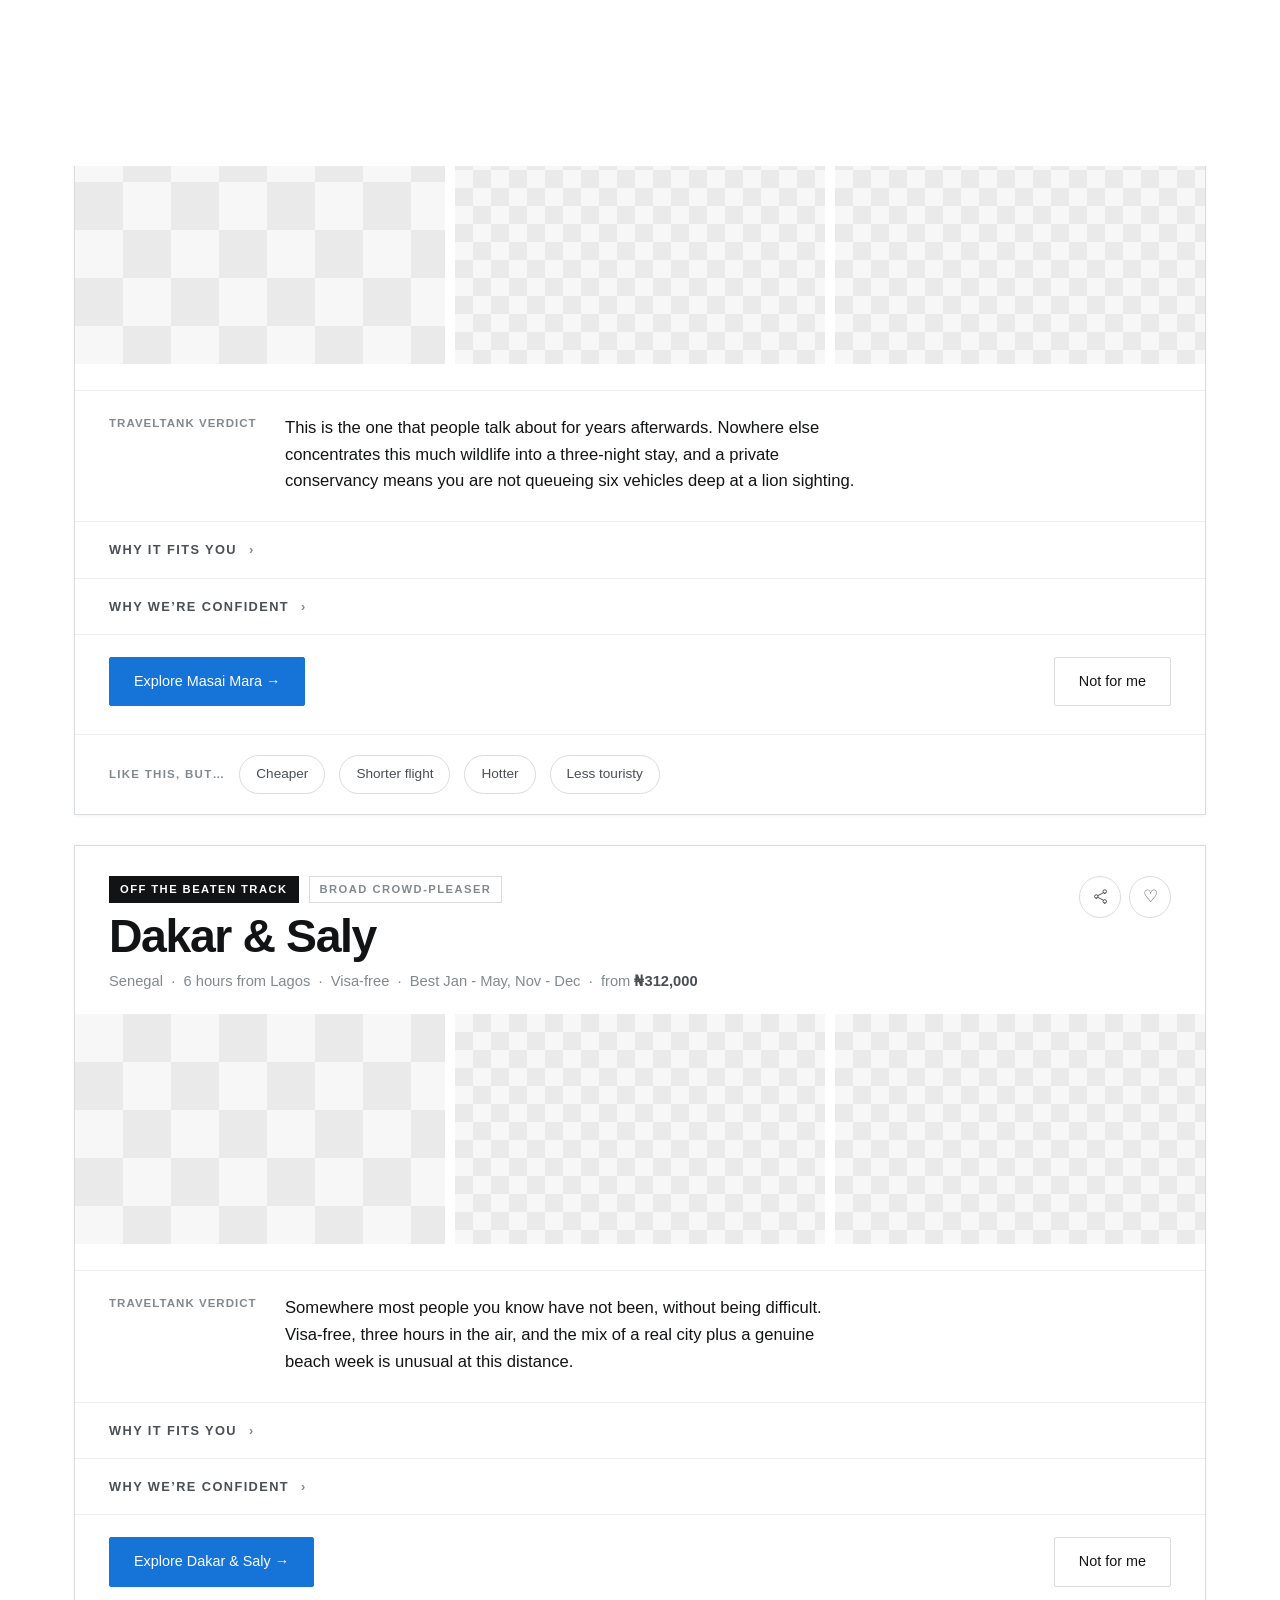
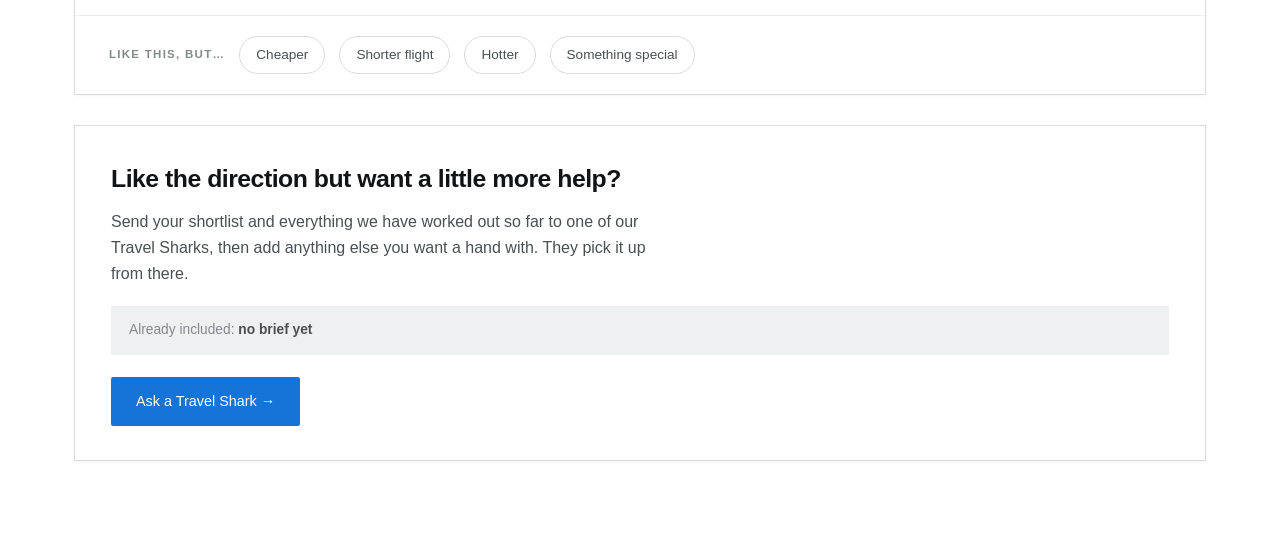
<file: results-v2.html>
<!doctype html>
<html lang="en">
<head>
<meta charset="utf-8">
<meta name="viewport" content="width=device-width,initial-scale=1">
<meta http-equiv="cache-control" content="no-cache">
<title>Results v2 — Here's where we'd send you · TravelTank Inspiration</title>
<link rel="stylesheet" href="assets/tt.css?v=98">
<style>
  .top-actions{display:flex;justify-content:space-between;padding:26px 0 0;gap:12px;}
  .shell{padding-bottom:80px;}
  .note{
    border:1px solid var(--line);background:var(--panel-2);padding:12px 18px;
    font-size:.88rem;color:var(--ink-2);margin-bottom:26px;
  }
  .intro{display:flex;align-items:baseline;gap:14px;flex-wrap:wrap;margin:34px 0 18px;}
  .intro .lab{margin:0;}
  .intro .hint{margin:0 0 0 auto;}

  /* ================= the three recommendations ================= */
  /* Each recommendation is its own card — the three were running together as one
     document, which made them read as a list of content rather than three picks. */
  .rec{
    border:1px solid var(--line);background:#fff;margin-bottom:30px;
    box-shadow:0 1px 3px rgba(17,19,21,.05);
  }
  .rec:first-child{border-top:3px solid var(--ink);}   /* the lead pick */

  .rec-head{display:flex;align-items:flex-start;gap:24px;padding-top:30px;margin-bottom:22px;}
  .rec-kicker{display:flex;align-items:center;gap:10px;flex-wrap:wrap;margin-bottom:10px;}
  .rec-tag{
    font-size:.7rem;letter-spacing:.13em;text-transform:uppercase;font-weight:700;
    background:var(--ink);color:#fff;padding:5px 11px;
  }
  .rec-level{
    font-size:.7rem;letter-spacing:.13em;text-transform:uppercase;font-weight:600;
    color:var(--ink-3);border:1px solid var(--line);padding:4px 10px;
  }
  .rec-name{font-size:2.9rem;line-height:1.02;letter-spacing:-.03em;margin:0;font-weight:600;}
  .rec-sub{margin-top:10px;font-size:.92rem;color:var(--ink-3);}
  .rec-sub b{color:var(--ink-2);font-weight:600;}
  .fav{
    flex:0 0 auto;margin-left:auto;width:42px;height:42px;border:1px solid var(--line);
    background:#fff;cursor:pointer;font-size:1.05rem;color:var(--ink-2);border-radius:50%;
  }
  .fav:hover{border-color:var(--ink-3);color:var(--ink);}
  .fav.on{background:var(--ink);color:#fff;border-color:var(--ink);}
  .head-acts{flex:0 0 auto;margin-left:auto;display:flex;gap:8px;align-items:flex-start;}
  .head-acts .fav{margin-left:0;}
  .share{
    flex:0 0 auto;width:42px;height:42px;border:1px solid var(--line);
    background:#fff;cursor:pointer;color:var(--ink-2);border-radius:50%;
    display:inline-flex;align-items:center;justify-content:center;
  }
  .share .ic{width:17px;height:17px;}
  .share:hover{border-color:var(--ink);color:var(--ink);}
  .gshare{
    position:absolute;top:12px;right:56px;z-index:2;width:36px;height:36px;
    border:1px solid var(--line);background:#fff;cursor:pointer;color:var(--ink-2);
    border-radius:50%;display:inline-flex;align-items:center;justify-content:center;
  }
  .gshare .ic{width:15px;height:15px;}
  .gshare:hover{border-color:var(--ink);color:var(--ink);}

  /* ---- the share menu ---- */
  .sharepop{
    position:fixed;z-index:99;width:276px;background:#fff;border:1px solid var(--ink);
    box-shadow:0 12px 34px rgba(17,19,21,.14);display:none;
  }
  .sharepop.on{display:block;}
  .sharepop .sp-hd{
    padding:14px 16px 12px;border-bottom:1px solid var(--line-2);
    font-size:.86rem;color:var(--ink-3);line-height:1.5;
  }
  .sharepop .sp-hd b{color:var(--ink);font-weight:600;}
  .sharepop a,.sharepop button{
    display:flex;align-items:center;gap:11px;width:100%;text-align:left;
    border:0;border-top:1px solid var(--line-2);background:#fff;cursor:pointer;
    padding:13px 16px;font:inherit;font-size:.93rem;color:var(--ink);text-decoration:none;
  }
  .sharepop a:first-of-type{border-top:0;}
  .sharepop a:hover,.sharepop button:hover{background:var(--panel-2);}
  .sharepop .ic{width:17px;height:17px;color:var(--ink-3);flex:0 0 auto;}
  @media(max-width:520px){.sharepop{width:calc(100vw - 32px);}}

  .mosaic{display:grid;gap:10px;margin-bottom:26px;background:#fff;}
  .mosaic.big{grid-template-columns:2fr 1fr;grid-template-rows:1fr 1fr;height:420px;}
  .mosaic.big .lead{grid-row:1 / span 2;}
  .mosaic.small{grid-template-columns:1fr 1fr 1fr;height:230px;}

  .verdict{
    display:grid;grid-template-columns:150px 1fr;gap:26px;
    padding-top:24px;padding-bottom:26px;border-top:1px solid var(--line-2);
  }
  .verdict p{
    margin:0;font-size:1.04rem;line-height:1.62;color:var(--ink);max-width:62ch;
  }

  .ticks{list-style:none;margin:0;padding:0;}
  .ticks li{position:relative;padding-left:26px;margin-bottom:9px;font-size:.95rem;color:var(--ink-2);}
  .ticks li::before{content:'\2713';position:absolute;left:0;top:-1px;color:var(--ink);font-weight:600;}
  .trade p{margin:0;font-size:.95rem;line-height:1.6;color:var(--ink-2);}
  .trade .lab{display:block;margin-bottom:12px;}
  .split-in{display:grid;grid-template-columns:1fr 1fr;gap:26px;padding-bottom:22px;}

  .conf{border-top:1px solid var(--line-2);}
  .conf summary{
    list-style:none;cursor:pointer;padding:18px 0;display:flex;align-items:center;gap:10px;
    font-size:.8rem;letter-spacing:.11em;text-transform:uppercase;font-weight:600;color:var(--ink-2);
  }
  .conf summary::-webkit-details-marker{display:none;}
  .conf summary::after{content:'\203A';margin-left:2px;transition:transform .15s;display:inline-block;color:var(--ink-3);}
  .conf[open] summary::after{transform:rotate(90deg);}
  .conf-in{padding-bottom:22px;display:grid;grid-template-columns:150px 1fr;gap:26px;}
  .conf-score{font-size:.95rem;color:var(--ink-2);margin:0 0 14px;}
  .conf-score b{color:var(--ink);}
  .marks{list-style:none;margin:0 0 18px;padding:0;columns:2;column-gap:26px;}
  .marks li{
    position:relative;padding-left:24px;margin-bottom:8px;font-size:.9rem;
    color:var(--ink-2);break-inside:avoid;
  }
  .marks li::before{position:absolute;left:0;top:-1px;font-weight:600;}
  .marks li.y::before{content:'\2713';color:var(--ink);}
  .marks li.n::before{content:'\2715';color:var(--ink-3);}
  .marks li.n{color:var(--ink-3);}
  .evid{list-style:none;margin:0;padding:16px 0 0;border-top:1px solid var(--line-2);}
  .evid li{font-size:.88rem;color:var(--ink-3);margin-bottom:7px;}

  .rec-foot{display:flex;align-items:center;gap:12px;flex-wrap:wrap;border-top:1px solid var(--line-2);padding-top:22px;padding-bottom:28px;}

  /* Every band in the card takes the same inset, matched by position rather than
     by name so a band added later cannot be left out. Two classes of specificity
     beats the single-class rules above, so a padding shorthand there cannot reset
     it. The mosaic is the deliberate exception — its imagery runs to the edges. */
  .rec > *:not(.mosaic), .conf > *{
    padding-left:34px;padding-right:34px;
  }
  .rec-foot .spacer{flex:1;}

  @media(max-width:860px){
    .rec > *:not(.mosaic), .conf > *{
      padding-left:20px;padding-right:20px;
    }
    .rec-name{font-size:2.1rem;}
    .mosaic.big{grid-template-columns:1fr;grid-template-rows:210px 100px 100px;height:auto;}
    .mosaic.big .lead{grid-row:auto;}
    .mosaic.small{height:150px;}
    .verdict,.split-in,.conf-in{grid-template-columns:1fr;gap:12px;}
    .verdict p{font-size:.98rem;}
    .marks{columns:1;}
  }

  /* ================= human handoff ================= */
  .handoff{border:1px solid var(--line);background:#fff;padding:34px 36px;margin-top:14px;
           box-shadow:0 1px 3px rgba(17,19,21,.05);}
  .handoff h2{margin:12px 0 0;font-size:1.55rem;letter-spacing:-.02em;}
  .handoff p{margin:12px 0 0;font-size:1rem;color:var(--ink-2);max-width:62ch;line-height:1.6;}
  .handoff .incl{
    margin-top:20px;padding:14px 18px;background:var(--panel);font-size:.86rem;color:var(--ink-3);
  }
  .handoff .incl b{color:var(--ink-2);font-weight:600;}
  .handoff .btn-row{margin-top:22px;}
  @media(max-width:620px){.handoff{padding:24px 20px;}.handoff h2{font-size:1.3rem;}}

  /* ================= grid view =================
     Three across, with every band aligned to the same band on the cards beside it.
     Subgrid does that: the row track is owned by the container, so the verdicts
     line up, the trade-offs line up, and the buttons sit on one line. ================= */
  .view-toggle{display:flex;gap:2px;margin-left:14px;}
  .view-toggle button{
    border:1px solid var(--line);background:var(--panel-2);padding:8px 15px;cursor:pointer;
    font-size:.72rem;letter-spacing:.09em;text-transform:uppercase;font-weight:600;color:var(--ink-3);
    display:inline-flex;align-items:center;gap:7px;
  }
  .view-toggle button.on{background:var(--ink);border-color:var(--ink);color:#fff;}
  .view-toggle .ic{width:15px;height:15px;}

  .view-grid{
    display:grid;grid-template-columns:repeat(3,1fr);gap:18px;
    grid-template-rows:repeat(8, auto);
  }
  .view-grid .gcard{
    display:grid;grid-row:span 8;grid-template-rows:subgrid;gap:0;
    border:1px solid var(--line);border-top:3px solid var(--line);background:#fff;
    box-shadow:0 1px 3px rgba(17,19,21,.05);margin:0;
  }
  /* Same weight on every card so the first band starts on the same line; only the
     colour marks the lead pick. */
  .view-grid .gcard.lead{border-top-color:var(--ink);}
  /* Without subgrid the bands cannot align, so fall back to a plain stack. */
  @supports not (grid-template-rows: subgrid){
    .view-grid .gcard{display:flex;flex-direction:column;grid-row:auto;}
  }
  @media(max-width:1000px){
    .view-grid{grid-template-columns:1fr;grid-template-rows:none;}
    .view-grid .gcard{grid-row:auto;grid-template-rows:none;display:flex;flex-direction:column;}
  }

  /* every band takes the same inset */
  .gcard > *:not(.gmedia){padding-left:22px;padding-right:22px;}

  /* ---- media: taller, and there is more than one ---- */
  .gmedia{position:relative;height:300px;overflow:hidden;}
  .gmedia .gshot{position:absolute;inset:0;}
  .gtag{
    position:absolute;top:14px;left:14px;background:var(--ink);color:#fff;z-index:2;
    font-size:.62rem;letter-spacing:.13em;text-transform:uppercase;font-weight:700;padding:5px 10px;
  }
  .gfav{
    position:absolute;top:12px;right:12px;z-index:2;width:36px;height:36px;
    border:1px solid var(--line);background:#fff;cursor:pointer;font-size:.95rem;
    color:var(--ink-2);border-radius:50%;
  }
  .gfav.on{background:var(--ink);color:#fff;border-color:var(--ink);}
  .gcount{
    position:absolute;bottom:14px;right:14px;z-index:2;background:rgba(255,255,255,.94);
    border:1px solid var(--line);font-size:.72rem;color:var(--ink-2);padding:3px 9px;
  }
  .gnav{
    position:absolute;top:50%;transform:translateY(-50%);z-index:2;width:34px;height:34px;
    border:1px solid var(--line);background:rgba(255,255,255,.94);cursor:pointer;
    font-size:1rem;line-height:1;color:var(--ink-2);border-radius:50%;opacity:0;transition:opacity .15s;
  }
  .gmedia:hover .gnav,.gnav:focus{opacity:1;}
  .gnav.prev{left:12px;}
  .gnav.next{right:12px;}
  .gdots{position:absolute;bottom:16px;left:14px;z-index:2;display:flex;gap:6px;}
  .gdots button{
    width:7px;height:7px;padding:0;border-radius:50%;cursor:pointer;
    border:1px solid var(--ink-2);background:rgba(255,255,255,.8);
  }
  .gdots button.on{background:var(--ink);border-color:var(--ink);}

  /* ---- bands ---- */
  .gident{padding-top:20px;padding-bottom:16px;}
  .glevel{
    font-size:.62rem;letter-spacing:.13em;text-transform:uppercase;font-weight:600;
    color:var(--ink-3);border:1px solid var(--line);padding:3px 8px;display:inline-block;
  }
  .gswapped{
    font-size:.62rem;letter-spacing:.13em;text-transform:uppercase;font-weight:700;
    border:1px solid var(--ink);padding:3px 8px;display:inline-block;margin-left:6px;color:var(--ink);
  }
  .gname{font-size:1.85rem;line-height:1.08;letter-spacing:-.028em;font-weight:600;margin:11px 0 0;}
  .gsub{font-size:.83rem;color:var(--ink-3);margin-top:7px;line-height:1.55;}
  .gsub b{color:var(--ink-2);}

  .gband{padding-top:16px;padding-bottom:16px;border-top:1px solid var(--line-2);}
  .gband .lab{display:block;margin:0 0 8px;font-size:.62rem;}
  .gband p{margin:0;font-size:.94rem;line-height:1.6;color:var(--ink-2);}
  .gband .gverdict{color:var(--ink);}
  .gticks{list-style:none;margin:0;padding:0;}
  .gticks li{position:relative;padding-left:22px;margin-bottom:6px;font-size:.9rem;color:var(--ink-2);line-height:1.5;}
  .gticks li:last-child{margin-bottom:0;}
  .gticks li::before{content:'\2713';position:absolute;left:0;top:-1px;color:var(--ink);font-weight:600;}

  /* the disclosure is its own band, so nothing is left hanging under it */
  .gconf{border-top:1px solid var(--line-2);}
  .gconf summary{
    list-style:none;cursor:pointer;padding:14px 0;display:flex;align-items:center;gap:9px;
    font-size:.66rem;letter-spacing:.12em;text-transform:uppercase;font-weight:600;color:var(--ink-2);
  }
  .gconf summary::-webkit-details-marker{display:none;}
  .gconf summary::after{content:'\203A';transition:transform .15s;display:inline-block;color:var(--ink-3);}
  .gconf[open] summary::after{transform:rotate(90deg);}
  .gconf .inner{padding-bottom:16px;}
  .gconf .conf-score{font-size:.88rem;margin:0 0 10px;}
  .gconf .marks{columns:1;margin-bottom:12px;}
  .gconf .marks li{font-size:.85rem;}
  .gconf .evid li{font-size:.8rem;}

  .gacts{padding-top:16px;padding-bottom:14px;border-top:1px solid var(--line-2);
    display:flex;gap:7px;align-items:stretch;}
  .gacts .btn{
    flex:0 0 auto;justify-content:center;text-align:center;
    padding:11px 12px;font-size:.82rem;white-space:nowrap;
  }
  .gacts .btn:first-child{flex:1 1 auto;}      /* Explore takes what is left */
  .gnudge{padding-top:14px;padding-bottom:18px;border-top:1px solid var(--line-2);
    display:flex;flex-wrap:wrap;gap:6px;align-items:center;align-content:start;}
  .gnudge .nl{font-size:.6rem;letter-spacing:.11em;text-transform:uppercase;font-weight:600;color:var(--ink-3);width:100%;margin-bottom:2px;}
  .gnudge .chip{font-size:.78rem;padding:5px 11px;}
  .gnudge .undo{
    background:none;border:0;padding:0;cursor:pointer;font:inherit;
    font-size:.66rem;letter-spacing:.09em;text-transform:uppercase;font-weight:600;color:var(--ink-3);
  }
  .gnudge .undo:hover{color:var(--ink);text-decoration:underline;}

  /* ---- "like this, but…" — a nudge on the card, not the whole shortlist ---- */
  .rec-nudge{
    border-top:1px solid var(--line-2);padding-top:20px;padding-bottom:20px;
    display:flex;align-items:center;gap:14px;flex-wrap:wrap;
  }
  .rec-nudge .nl{
    font-size:.72rem;letter-spacing:.11em;text-transform:uppercase;
    font-weight:600;color:var(--ink-3);white-space:nowrap;
  }
  .rec-nudge .chip{font-size:.85rem;padding:8px 16px;}
  .rec-nudge .undo{
    background:none;border:0;padding:0;cursor:pointer;font:inherit;
    font-size:.74rem;letter-spacing:.1em;text-transform:uppercase;font-weight:600;color:var(--ink-3);
  }
  .rec-nudge .undo:hover{color:var(--ink);text-decoration:underline;}
  .swapped-tag{
    display:inline-block;font-size:.62rem;letter-spacing:.13em;text-transform:uppercase;
    font-weight:700;border:1px solid var(--ink);padding:4px 9px;color:var(--ink);
  }

  /* ================= full-screen destination sheet ================= */
  .sheet-scrim{
    position:fixed;inset:0;background:rgba(17,19,21,.5);z-index:90;
    opacity:0;pointer-events:none;transition:opacity .3s ease;
  }
  .sheet-scrim.on{opacity:1;pointer-events:auto;}
  .sheet{
    position:fixed;left:0;right:0;bottom:0;top:34px;z-index:91;
    background:#fff;border-top:1px solid var(--line);
    display:flex;flex-direction:column;
    transform:translateY(100%);transition:transform .34s cubic-bezier(.22,.7,.3,1);
  }
  .sheet.on{transform:translateY(0);}
  .sheet-grab{flex:0 0 auto;display:flex;justify-content:center;padding:10px 0 2px;}
  .sheet-grab span{width:46px;height:4px;border-radius:2px;background:var(--line);}
  .sheet-hd{
    flex:0 0 auto;position:relative;text-align:center;
    padding:12px 74px 18px;border-bottom:1px solid var(--line-2);
  }
  .sheet-hd h2{margin:4px 0 0;font-size:1.9rem;letter-spacing:-.025em;}
  .sheet-hd .cty{font-size:.92rem;color:var(--ink-3);margin-top:4px;}
  .sheet-hd .sheet-x{position:absolute;top:12px;right:34px;margin:0;}
  .sheet-share{
    position:absolute;top:12px;left:34px;width:40px;height:40px;border:1px solid var(--line);
    background:#fff;cursor:pointer;color:var(--ink-2);border-radius:50%;
    display:inline-flex;align-items:center;justify-content:center;
  }
  .sheet-share .ic{width:17px;height:17px;}
  .sheet-share:hover{background:var(--ink);border-color:var(--ink);color:#fff;}
  .sheet-x{
    margin-left:auto;flex:0 0 auto;width:40px;height:40px;border:1px solid var(--line);
    background:#fff;cursor:pointer;font-size:1.2rem;line-height:1;color:var(--ink-2);border-radius:50%;
  }
  .sheet-x:hover{background:var(--ink);border-color:var(--ink);color:#fff;}
  .sheet-body{
    flex:1 1 auto;min-height:0;overflow-y:auto;overscroll-behavior:contain;
    padding:28px 34px 40px;
  }
  .sheet-in{max-width:1000px;margin:0 auto;}
  @media(max-width:620px){
    .sheet{top:18px;}
    .sheet-hd{padding:10px 58px 16px;}
    .sheet-hd .sheet-x{top:8px;right:14px;width:34px;height:34px;}
    .sheet-share{top:8px;left:14px;width:34px;height:34px;}
    .sheet-hd h2{font-size:1.45rem;}
    .sheet-body{padding:20px 18px 32px;}
  }

  /* --- content inside the sheet --- */
  .blurb{font-size:1.02rem;line-height:1.7;color:var(--ink-2);margin:0 0 24px;max-width:74ch;}
  .tip{background:var(--panel);padding:18px 22px;margin-bottom:6px;}
  .tip p{margin:6px 0 0;font-size:.95rem;color:var(--ink-2);}
  .facts{
    display:grid;grid-template-columns:repeat(4,1fr);gap:18px;
    border-top:1px solid var(--line);border-bottom:1px solid var(--line);
    padding:18px 0;margin:26px 0 0;
  }
  .facts .v{font-size:1rem;color:var(--ink);margin-top:4px;}
  @media(max-width:700px){.facts{grid-template-columns:1fr 1fr;}}

  .sec{margin-top:34px;}
  .sec-hd{display:flex;align-items:baseline;gap:14px;margin-bottom:14px;flex-wrap:wrap;}
  .sec-hd h3{margin:0;font-size:1.05rem;font-weight:600;}
  .sec-hd .hint{margin-left:auto;}

  .fl{
    display:grid;grid-template-columns:24px 1.4fr 1fr .9fr auto;gap:16px;align-items:center;
    border:1px solid var(--line);padding:15px 18px;margin-bottom:-1px;cursor:pointer;background:#fff;
    text-align:left;width:100%;
  }
  .fl:hover{background:var(--panel-2);}
  .fl.on{border-color:var(--ink);position:relative;z-index:1;background:#fff;}
  .radio{width:16px;height:16px;border:1px solid var(--ink-3);border-radius:50%;display:inline-block;}
  .fl.on .radio,
  .room-wrap.on .radio{border:5px solid var(--ink);}
  .fl .car{font-weight:600;font-size:.93rem;display:block;}
  .fl .rt{font-size:.82rem;color:var(--ink-3);margin-top:2px;display:block;}
  .fl .dur{font-size:.9rem;color:var(--ink-2);}
  .fl .stp{font-size:.8rem;color:var(--ink-3);}
  .fl .nt{font-size:.8rem;color:var(--ink-3);}
  .fl .pr{font-size:1.02rem;font-weight:600;text-align:right;white-space:nowrap;}
  .fl .pr small{display:block;font-weight:400;font-size:.72rem;color:var(--ink-3);}
  @media(max-width:820px){
    .fl{grid-template-columns:24px 1fr auto;row-gap:6px;}
    .fl .note-col{display:none;}
    .fl .dur-col{grid-column:2 / -1;font-size:.82rem;}
  }

  .tiers{display:flex;gap:2px;}
  .tier{
    border:1px solid var(--line);background:var(--panel-2);padding:9px 18px;cursor:pointer;
    font-size:.78rem;letter-spacing:.07em;text-transform:uppercase;font-weight:600;color:var(--ink-3);
  }
  .tier.on{background:var(--ink);border-color:var(--ink);color:#fff;}
  .hotels{display:grid;grid-template-columns:1fr 1fr;gap:16px;}
  @media(max-width:820px){.hotels{grid-template-columns:1fr;}}
  .hot{border:1px solid var(--line);display:flex;flex-direction:column;}
  .hot .thumb{height:132px;}
  .hot .in{padding:16px 18px;display:flex;flex-direction:column;flex:1;}
  .hot .nm{font-weight:600;font-size:.98rem;}
  .hot .ar{font-size:.82rem;color:var(--ink-3);margin-top:2px;}
  .hot .meta{font-size:.8rem;color:var(--ink-2);margin-top:9px;}
  .hot .nte{font-size:.84rem;color:var(--ink-3);margin-top:9px;flex:1;}
  .hot .pr{margin-top:14px;padding-top:12px;border-top:1px solid var(--line-2);display:flex;align-items:baseline;gap:8px;}
  .hot .pr b{font-size:1.02rem;}
  .hot .pr span{font-size:.78rem;color:var(--ink-3);}
  .hot .tot{font-size:.78rem;color:var(--ink-3);margin-left:auto;}

  .total{border:1px solid var(--ink);padding:20px 24px;margin-top:24px;display:flex;align-items:center;gap:24px;flex-wrap:wrap;}
  .total .big{font-size:1.6rem;font-weight:600;letter-spacing:-.02em;}
  .total .bd{font-size:.85rem;color:var(--ink-3);}

  /* ---- one shape for every section ----
     A kicker in the left rail, then the heading and everything under it in a
     single aligned column. ---- */
  .dsec{
    display:grid;grid-template-columns:1fr;gap:0;
    border-top:1px solid var(--line);padding:40px 0 42px;
  }
  .dsec:first-of-type{border-top:0;padding-top:10px;}
  .dsec-k{display:none;}                       /* the kicker rail is hidden */
  .dsec-k .lab{margin:0;display:flex;align-items:center;gap:8px;line-height:1.5;}
  .dsec-k .lab .ic{width:17px;height:17px;color:var(--ink-3);flex:0 0 auto;}
  .dsec-c > h3{margin:0 0 20px;font-size:1.34rem;letter-spacing:-.018em;line-height:1.25;}
  .dsec-c > * + *{margin-top:16px;}            /* one rhythm between every block */
  .dsec-c > h3 + *{margin-top:0;}
  .dsec-c p{margin:0;font-size:1rem;line-height:1.68;color:var(--ink-2);max-width:70ch;}
  @media(max-width:900px){
    .dsec{padding:30px 0 32px;}
    .dsec-c > h3{font-size:1.18rem;}
  }

  /* A section whose content collapses. The kicker stays in the rail and the
     heading becomes the control, so the page keeps one layout. */
  .dsec.acc-sec{padding-top:24px;padding-bottom:24px;}
  .acc > summary{
    list-style:none;cursor:pointer;display:flex;align-items:center;gap:14px;
    margin:0;font-size:1.34rem;letter-spacing:-.018em;line-height:1.25;font-weight:600;color:var(--ink);
  }
  .acc > summary::-webkit-details-marker{display:none;}
  .acc > summary:hover{color:var(--ink-2);}
  .acc > summary .caret{
    margin-left:auto;flex:0 0 auto;color:var(--ink-3);font-size:1.1rem;
    transition:transform .15s;display:inline-block;
  }
  .acc[open] > summary .caret{transform:rotate(90deg);}
  .acc > summary .peek{
    font-size:.86rem;font-weight:400;color:var(--ink-3);letter-spacing:0;
  }
  .acc-body{padding-top:18px;}
  .acc-body > * + *{margin-top:16px;}

  .temps{
    display:inline-block;border:1px solid var(--line);
    padding:7px 13px;font-size:.84rem;color:var(--ink-2);
  }

  /* ---- icons ---- */
  .ic{width:20px;height:20px;flex:0 0 auto;display:inline-block;vertical-align:-4px;}
  .ic-lg{width:26px;height:26px;}

  /* ---- key facts, at a glance ---- */
  .keys{
    display:grid;grid-template-columns:repeat(5,1fr);gap:1px;
    background:var(--line);border:1px solid var(--line);margin-bottom:34px;
  }
  .key{background:#fff;padding:20px 18px;}
  .key .ic{color:var(--ink-2);margin-bottom:12px;}
  .key .kl{font-size:.68rem;letter-spacing:.12em;text-transform:uppercase;color:var(--ink-3);font-weight:600;}
  .key .kv{font-size:1.02rem;color:var(--ink);margin-top:5px;font-weight:600;line-height:1.3;}
  .key .ks{font-size:.8rem;color:var(--ink-3);margin-top:3px;}
  @media(max-width:900px){.keys{grid-template-columns:repeat(2,1fr);}}


  /* ---- verdict + rating tiles ---- */
  .verd{background:var(--panel);padding:22px 26px;}
  .verd .vt{font-size:1.08rem;font-weight:600;color:var(--ink);}
  .verd .vs{font-size:.95rem;color:var(--ink-3);margin-top:6px;line-height:1.55;}
  .tiles{display:grid;grid-template-columns:repeat(3,1fr);gap:10px;}
  .tiles.two{grid-template-columns:1fr 1fr;}
  .tile{background:var(--panel);padding:15px 18px;}
  .tile .tk{font-size:.94rem;font-weight:600;color:var(--ink);}
  .tile .tv{font-size:.92rem;color:var(--ink-3);margin-top:4px;line-height:1.45;}
  @media(max-width:820px){.tiles{grid-template-columns:1fr 1fr;}}
  @media(max-width:520px){.tiles{grid-template-columns:1fr;}}

  .panel{border:1px solid var(--line);padding:20px 24px;}
  .panel .pt{font-size:1rem;font-weight:600;color:var(--ink);display:flex;align-items:center;gap:9px;}
  .panel .pt .ic{color:var(--ink-2);}
  .panel .pb{font-size:.95rem;color:var(--ink-3);margin-top:8px;line-height:1.6;}
  .ways{display:flex;gap:10px;flex-wrap:wrap;}
  @media(max-width:620px){.ways .btn{flex:1 1 auto;justify-content:center;}}

  /* ---- food budget ---- */
  .budget{border:1px solid var(--line);padding:20px 24px;}
  .budget .brow{
    display:flex;justify-content:space-between;gap:16px;padding:11px 0;
    border-bottom:1px solid var(--line-2);font-size:.95rem;color:var(--ink-2);
  }
  .budget .brow b{color:var(--ink);}
  .budget .bnote{font-size:.9rem;color:var(--ink-3);margin-top:14px;line-height:1.55;}

  /* ---- sights as a list ---- */
  .slist{list-style:none;margin:0;padding:0;}
  .srow{display:grid;grid-template-columns:150px 1fr;gap:22px;padding:18px 0;border-top:1px solid var(--line-2);align-items:start;}
  .srow:first-child{border-top:0;padding-top:0;}
  .srow .shot{height:104px;position:relative;}
  .srow .no{
    position:absolute;top:8px;left:8px;width:24px;height:24px;border-radius:50%;
    background:var(--ink);color:#fff;display:flex;align-items:center;justify-content:center;
    font-size:.72rem;font-weight:700;
  }
  .srow .sn{font-size:1.05rem;font-weight:600;color:var(--ink);}
  .srow .sd{font-size:.94rem;color:var(--ink-3);margin-top:6px;line-height:1.6;max-width:62ch;}
  .srow .sd.clamp{display:-webkit-box;-webkit-line-clamp:2;-webkit-box-orient:vertical;overflow:hidden;}
  .srow .smore{
    margin-top:6px;border:0;background:none;padding:0;cursor:pointer;font:inherit;font-size:.84rem;font-weight:600;
    color:var(--ink-2);text-decoration:underline;text-underline-offset:3px;
  }
  .srow .smore:hover{color:var(--ink);}
  .more-btn{
    background:none;border:1px solid var(--line);padding:11px 20px;cursor:pointer;
    font:inherit;font-size:.85rem;font-weight:600;color:var(--ink-2);
  }
  .more-btn:hover{border-color:var(--ink);color:var(--ink);}
  @media(max-width:620px){
    .srow{grid-template-columns:100px 1fr;gap:14px;}
    .srow .shot{height:76px;}
  }

  /* ---- what the prices are based on ---- */
  .pricing{
    border:1px solid var(--line);background:var(--panel-2);padding:16px 18px;
  }
  .pricing .pl{font-size:.72rem;letter-spacing:.11em;text-transform:uppercase;color:var(--ink-3);font-weight:600;}
  .pricing-row{display:flex;align-items:flex-end;gap:26px;flex-wrap:wrap;margin-top:12px;}
  .dfield{display:flex;flex-direction:column;gap:6px;}
  .dfield .dl{font-size:.72rem;letter-spacing:.09em;text-transform:uppercase;color:var(--ink-3);font-weight:600;}
  .dfield input,.dfield select{
    border:1px solid var(--line);background:#fff;padding:9px 12px;font:inherit;font-size:.92rem;
    color:var(--ink);outline:none;min-width:150px;
  }
  .dfield input:focus,.dfield select:focus{border-color:var(--ink);}
  .dfield select{min-width:110px;}
  .pricing .sep{width:1px;align-self:stretch;background:var(--line);}
  .pricing-note{margin-top:12px;font-size:.83rem;color:var(--ink-3);}
  .pricing-note b{color:var(--ink-2);}
  @media(max-width:620px){.pricing .sep{display:none;}.pricing-row{gap:16px;}}
  .mini{display:flex;align-items:center;gap:7px;}
  .mini .ml{font-size:.85rem;color:var(--ink-2);}
  .mini button{
    width:24px;height:24px;border:1px solid var(--line);background:#fff;cursor:pointer;
    font-size:.85rem;line-height:1;color:var(--ink-2);border-radius:50%;padding:0;
  }
  .mini button:hover:not([disabled]){border-color:var(--ink);color:var(--ink);}
  .mini button[disabled]{opacity:.3;cursor:default;}
  .mini .n{min-width:16px;text-align:center;font-size:.9rem;font-weight:600;}

  /* ---- hotels: a card each, not a row in a list ---- */
  /* .dsec-c p zeroes every paragraph margin, which is right after a heading and
     wrong under the tier buttons, which have no bottom margin of their own. */
  .dsec-c .tier-note{margin-top:16px;}
  .tier-note{font-size:.94rem;color:var(--ink-3);line-height:1.6;}
  .hcard{border:1px solid var(--line);background:#fff;margin-bottom:14px;}
  .hcard:last-child{margin-bottom:0;}
  .hcard.on{border-color:var(--ink);}
  .hcard.chosen{border-color:var(--ink);box-shadow:0 0 0 1px var(--ink);}
  .chosen-tag{
    position:absolute;top:12px;left:12px;background:var(--ink);color:#fff;z-index:2;
    font-size:.6rem;letter-spacing:.13em;text-transform:uppercase;font-weight:700;padding:4px 9px;
  }
  .hchoose{display:flex;align-items:center;gap:12px;flex-wrap:wrap;}
  .hchoose .btn{flex:0 0 auto;}
  .hbtn{
    display:grid;grid-template-columns:220px 1fr auto;gap:24px;align-items:stretch;
    width:100%;text-align:left;background:none;border:0;padding:0;cursor:pointer;
  }
  .hbtn:hover .hname{text-decoration:underline;text-underline-offset:3px;}
  .hbtn .shotwrap{position:relative;}
  .hbtn .shot{height:100%;min-height:172px;}
  .hbtn .badge{
    position:absolute;top:12px;left:12px;background:var(--ink);color:#fff;
    font-size:.62rem;letter-spacing:.12em;text-transform:uppercase;font-weight:700;padding:4px 9px;
  }
  .hmid{padding:20px 0 20px 0;min-width:0;}
  .hstars{display:flex;align-items:center;gap:10px;flex-wrap:wrap;}
  .hstars .st{font-size:.82rem;color:var(--ink);letter-spacing:2px;}
  .hstars .bd{
    font-size:.65rem;letter-spacing:.11em;text-transform:uppercase;font-weight:600;
    color:var(--ink-3);border:1px solid var(--line);padding:3px 8px;
  }
  .hname{font-size:1.32rem;font-weight:600;letter-spacing:-.015em;margin-top:9px;line-height:1.2;}
  .hwhere{display:flex;align-items:center;gap:6px;font-size:.86rem;color:var(--ink-3);margin-top:6px;}
  .hwhere .ic{width:15px;height:15px;}
  .hhook{
    font-size:1rem;line-height:1.6;color:var(--ink-2);margin-top:12px;
    padding-left:14px;border-left:2px solid var(--line);max-width:52ch;
  }
  .hchips{display:flex;flex-wrap:wrap;gap:6px;margin-top:14px;}
  .hchip{
    display:inline-flex;align-items:center;gap:6px;border:1px solid var(--line-2);
    background:var(--panel-2);padding:5px 10px;font-size:.78rem;color:var(--ink-3);
  }
  .hchip .ic{width:14px;height:14px;}
  .hright{
    padding:20px 24px 20px 0;display:flex;flex-direction:column;align-items:flex-end;
    justify-content:space-between;text-align:right;white-space:nowrap;
  }
  .hright .amt{font-size:1.32rem;font-weight:600;letter-spacing:-.02em;}
  .hright .per{font-size:.76rem;color:var(--ink-3);margin-top:3px;}
  .hright .stay{font-size:.82rem;color:var(--ink-2);margin-top:10px;}
  .hright .cta{
    font-size:.72rem;letter-spacing:.11em;text-transform:uppercase;font-weight:600;
    color:var(--ink-2);display:flex;align-items:center;gap:6px;
  }
  .hcard.on .hright .cta{color:var(--ink);}
  .hright .caret{transition:transform .15s;display:inline-block;}
  .hcard.on .caret{transform:rotate(90deg);}
  @media(max-width:860px){
    .hbtn{grid-template-columns:1fr;gap:0;}
    .hbtn .shot{min-height:180px;}
    .hmid{padding:18px 20px 0;}
    .hright{padding:16px 20px 20px;align-items:flex-start;text-align:left;
      flex-direction:row;justify-content:space-between;align-items:flex-end;width:100%;}
  }

  .hpanel{padding:6px 24px 24px;border-top:1px solid var(--line-2);margin-top:20px;}
  .hpanel .lab{display:block;margin-bottom:10px;}
  .hgal{display:grid;grid-template-columns:2fr 1fr 1fr;grid-template-rows:1fr 1fr;gap:8px;height:210px;margin:20px 0 22px;}
  .hgal .ph:first-child{grid-row:1 / span 2;}
  @media(max-width:700px){.hgal{grid-template-columns:1fr 1fr;height:240px;}.hgal .ph:first-child{grid-column:1 / -1;grid-row:auto;}}
  .facs-lab{margin-top:26px;}
  .hintro-t{position:relative;}
  .hintro-t p{margin:0;font-size:1rem;line-height:1.68;color:var(--ink-2);max-width:70ch;}
  .hintro-t p + p{margin-top:13px;}
  .hintro-t.clamp{max-height:5.04em;overflow:hidden;}   /* three lines of the above */
  .hintro-t.clamp::after{
    content:'';position:absolute;left:0;right:0;bottom:0;height:1.9em;
    background:linear-gradient(to bottom, rgba(255,255,255,0), #fff 80%);pointer-events:none;
  }
  .hintro .more-btn{margin-top:14px;padding:8px 16px;font-size:.82rem;}
  .hsplit{display:grid;grid-template-columns:1fr 300px;gap:30px;margin-bottom:24px;}
  @media(max-width:820px){.hsplit{grid-template-columns:1fr;}}
  .facs{display:flex;flex-wrap:wrap;gap:8px;}
  .fac{
    display:inline-flex;align-items:center;gap:8px;border:1px solid var(--line);
    padding:8px 13px;font-size:.85rem;color:var(--ink-2);background:#fff;
  }
  .fac .ic{width:16px;height:16px;color:var(--ink-3);}
  .map{
    border:1px solid var(--line);height:190px;position:relative;overflow:hidden;
    background:
      repeating-linear-gradient(0deg,transparent 0 27px,var(--line-2) 27px 28px),
      repeating-linear-gradient(90deg,transparent 0 27px,var(--line-2) 27px 28px),
      var(--panel-2);
  }
  .map::before,.map::after{content:'';position:absolute;background:#fff;}
  .map::before{left:0;right:0;top:58%;height:12px;box-shadow:0 0 0 1px var(--line-2);}
  .map::after{top:0;bottom:0;left:34%;width:10px;box-shadow:0 0 0 1px var(--line-2);}
  .map .pin{position:absolute;left:34%;top:58%;transform:translate(-50%,-100%);color:var(--ink);z-index:2;}
  .map .pin .ic{width:30px;height:30px;filter:drop-shadow(0 1px 2px rgba(255,255,255,.9));}
  .map-cap{margin-top:9px;font-size:.83rem;color:var(--ink-3);}
  .map-cap b{color:var(--ink-2);}

  .rooms{display:grid;gap:2px;}
  .room-wrap{border:1px solid var(--line);margin-bottom:-1px;position:relative;background:#fff;}
  .room-wrap:hover{background:var(--panel-2);}
  .room-wrap.on{border-color:var(--ink);position:relative;z-index:1;}
  .room{
    display:grid;grid-template-columns:24px 92px 1fr auto;gap:16px;align-items:center;
    border:0;padding:14px 18px;cursor:pointer;background:transparent;text-align:left;width:100%;
  }
  .room .rshot{height:64px;}
  .room .rn{display:block;font-size:.97rem;font-weight:600;}
  .room .rs{display:block;font-size:.82rem;color:var(--ink-3);margin-top:3px;}
  .room .rp{text-align:right;white-space:nowrap;}
  .room .rp b{font-size:1.02rem;}
  .room .rp span{display:block;font-size:.76rem;color:var(--ink-3);margin-top:2px;}
  .room-details{
    display:block;margin:0 18px 14px 166px;border:0;background:none;padding:0;
    font:inherit;font-size:.82rem;color:var(--ink-2);text-decoration:underline;cursor:pointer;
  }
  .room-details:hover{color:var(--ink);}
  .board-pick{margin-top:18px;}
  .board-pills{display:flex;flex-wrap:wrap;gap:8px;margin-top:8px;}
  .bpill{
    border:1px solid var(--line);background:#fff;padding:9px 14px;border-radius:2px;
    cursor:pointer;font:inherit;font-size:.85rem;color:var(--ink-2);display:flex;align-items:center;gap:6px;
  }
  .bpill span{color:var(--ink-3);font-size:.78rem;}
  .bpill:hover{border-color:var(--ink-3);color:var(--ink);}
  .bpill.on{border-color:var(--ink);background:var(--ink);color:#fff;}
  .bpill.on span{color:rgba(255,255,255,.7);}
  .hsel{
    display:flex;align-items:center;gap:14px;flex-wrap:wrap;
    margin-top:18px;padding-top:16px;border-top:1px solid var(--line-2);
  }
  .hsel .sum{font-size:.95rem;color:var(--ink-2);}
  .hsel .sum b{color:var(--ink);font-size:1.05rem;}
  @media(max-width:700px){
    .room{grid-template-columns:24px 68px 1fr;row-gap:10px;}
    .room .rshot{height:52px;}
    .room .rp{grid-column:2 / -1;text-align:left;}
    .room-details{margin-left:18px;}
    .hpanel{padding:6px 20px 22px;}
  }

  /* ---- what you are actually buying ---- */
  .stage{border:1px solid var(--ink);background:var(--ink);color:#fff;padding:22px 26px;margin-top:34px;}
  .stage .t{font-size:1.15rem;font-weight:600;}
  .stage .s{font-size:.88rem;color:rgba(255,255,255,.7);margin-top:4px;}
  .stage-lines{
    margin:18px 0 0;padding:16px 0 0;border-top:1px solid rgba(255,255,255,.22);
    display:grid;grid-template-columns:repeat(3,1fr);gap:20px;
  }
  @media(max-width:760px){.stage-lines{grid-template-columns:1fr;gap:12px;}}
  .stage-line .k{
    font-size:.64rem;letter-spacing:.13em;text-transform:uppercase;
    color:rgba(255,255,255,.6);font-weight:600;
  }
  .stage-line .v{font-size:.95rem;margin-top:5px;color:#fff;}
  .stage-line .v small{display:block;font-size:.8rem;color:rgba(255,255,255,.62);margin-top:2px;}
  .stage-line.none .v{color:rgba(255,255,255,.55);}
  .drop-w{display:inline-flex;align-items:center;gap:8px;}
  .drop{
    display:inline-flex;align-items:center;justify-content:center;width:26px;height:26px;
    padding:0;border:1px solid rgba(255,255,255,.35);background:transparent;
    color:rgba(255,255,255,.75);cursor:pointer;flex:0 0 auto;
  }
  .drop .ic{width:14px;height:14px;}
  .drop:hover{background:#fff;border-color:#fff;color:var(--ink);}
  .stage-acts{
    margin-top:20px;padding-top:18px;border-top:1px solid rgba(255,255,255,.22);
    display:flex;gap:10px;flex-wrap:wrap;align-items:center;
  }
  .stage-acts .btn{background:transparent;border-color:rgba(255,255,255,.45);color:#fff;}
  .stage-acts .btn:hover{background:rgba(255,255,255,.12);border-color:#fff;}
  .stage-acts .btn-primary{background:#fff;border-color:#fff;color:var(--ink);}
  .stage-acts .btn-primary:hover{background:var(--panel);border-color:var(--panel);}
  .stage-acts .sp{flex:1;}
  @media(max-width:620px){.stage-acts .sp{display:none;}.stage-acts .btn{flex:1 1 auto;justify-content:center;}}


  /* ================= compare ================= */
  .cmp{
    position:fixed;left:0;right:0;bottom:0;top:34px;z-index:93;
    background:#fff;display:flex;flex-direction:column;
    transform:translateY(100%);transition:transform .34s cubic-bezier(.22,.7,.3,1);
  }
  .cmp.on{transform:translateY(0);}
  .cmp-hd{
    flex:0 0 auto;display:flex;align-items:flex-start;gap:20px;
    padding:22px 34px 18px;border-bottom:1px solid var(--line);
  }
  .cmp-hd h2{margin:4px 0 0;font-size:1.8rem;letter-spacing:-.025em;}
  .cmp-hd p{margin:6px 0 0;font-size:.9rem;color:var(--ink-3);}
  .cmp-body{flex:1 1 auto;min-height:0;overflow:auto;overscroll-behavior:contain;padding:0 34px 40px;}
  .cmp-scroll{overflow-x:auto;}

  .cmp-grid{border-collapse:separate;border-spacing:0;width:100%;min-width:760px;}
  .cmp-grid th,.cmp-grid td{
    vertical-align:top;text-align:left;padding:16px 20px;
    border-bottom:1px solid var(--line-2);
  }
  .cmp-grid thead th{border-bottom:1px solid var(--ink);padding-top:22px;position:sticky;top:0;background:#fff;z-index:2;}
  .cmp-grid .rl{
    width:180px;font-size:.72rem;letter-spacing:.12em;text-transform:uppercase;
    font-weight:600;color:var(--ink-3);white-space:nowrap;background:#fff;
    position:sticky;left:0;z-index:1;                 /* labels stay put when scrolled sideways */
    border-right:1px solid var(--line-2);
  }
  .cmp-grid thead .rl{z-index:3;}
  .cmp-grid tbody tr:hover td{background:var(--panel-2);}
  .cmp-grid tbody tr:hover .rl{background:var(--panel-2);}
  .cmp-col{width:calc((100% - 180px)/var(--cols,3));}

  .cmp-role{
    display:inline-block;font-size:.64rem;letter-spacing:.13em;text-transform:uppercase;
    font-weight:700;background:var(--ink);color:#fff;padding:4px 9px;margin-bottom:12px;
  }
  .cmp-role.mine{background:#fff;color:var(--ink);border:1px solid var(--ink);}
  .cmp-strip{display:grid;grid-template-columns:2fr 1fr;gap:4px;height:78px;margin-bottom:14px;}
  .cmp-name{font-size:1.35rem;letter-spacing:-.02em;font-weight:600;line-height:1.15;}
  .cmp-cty{font-size:.82rem;color:var(--ink-3);margin-top:3px;}
  .cmp-drop{
    margin-top:12px;background:none;border:0;padding:0;cursor:pointer;
    font-size:.72rem;letter-spacing:.1em;text-transform:uppercase;font-weight:600;color:var(--ink-3);
  }
  .cmp-drop:hover{color:var(--ink);text-decoration:underline;}

  .cmp-v{font-size:.95rem;color:var(--ink-2);}
  .cmp-v.strong{color:var(--ink);font-weight:600;}
  .cmp-best{
    display:inline-block;margin-left:8px;font-size:.62rem;letter-spacing:.1em;
    text-transform:uppercase;font-weight:700;border:1px solid var(--ink);padding:2px 7px;color:var(--ink);
  }
  .cmp-tags{display:flex;flex-wrap:wrap;gap:6px;}
  .cmp-tags .chip{font-size:.76rem;padding:5px 11px;}
  .cmp-warn{color:var(--ink-2);font-size:.92rem;line-height:1.55;}
  .cmp-warn::before{content:'\26A0';margin-right:8px;color:var(--ink-3);}

  /* challenge our pick — its own strip under the table, not a column in it */
  .chal{
    display:flex;align-items:flex-start;gap:34px;flex-wrap:wrap;
    border:1px solid var(--line);background:var(--panel-2);
    padding:24px 28px;margin-top:26px;
  }
  .chal-l{flex:1 1 340px;min-width:0;}
  .chal-l p{margin:9px 0 0;font-size:.94rem;line-height:1.55;color:var(--ink-3);max-width:56ch;}
  .chal-l p b{color:var(--ink);}
  .chal-r{flex:0 1 340px;min-width:260px;}
  .chal-clear{
    margin-top:10px;background:none;border:0;padding:0;cursor:pointer;
    font-size:.74rem;letter-spacing:.1em;text-transform:uppercase;font-weight:600;color:var(--ink-3);
  }
  .chal-clear:hover{color:var(--ink);text-decoration:underline;}
  @media(max-width:620px){
    .chal{padding:20px;gap:18px;}
    .chal-r{flex:1 1 100%;min-width:0;}
  }

  .ac{position:relative;}
  .ac-in{
    width:100%;border:1px solid var(--ink-3);background:#fff;padding:13px 15px;
    font:inherit;font-size:1rem;color:var(--ink);outline:none;
  }
  .ac-in:focus{border-color:var(--ink);}
  .ac-in::placeholder{color:var(--ink-3);font-size:.95rem;}
  .ac-hint{margin-top:9px;font-size:.82rem;color:var(--ink-3);line-height:1.45;}
  .ac-list{
    position:absolute;top:calc(100% + 4px);left:0;right:0;z-index:9;
    list-style:none;margin:0;padding:0;background:#fff;
    border:1px solid var(--ink);box-shadow:0 10px 26px rgba(17,19,21,.13);
    max-height:320px;overflow:auto;
  }
  .ac-list li{border-bottom:1px solid var(--line-2);}
  .ac-list li:last-child{border-bottom:0;}
  .ac-list button{
    display:block;width:100%;text-align:left;border:0;background:none;cursor:pointer;
    padding:11px 15px;font:inherit;
  }
  .ac-list button:hover,.ac-list li.cur button{background:var(--panel);}
  .ac-list .n{display:block;font-size:.95rem;font-weight:600;color:var(--ink);line-height:1.3;}
  .ac-list .n b{background:var(--ink);color:#fff;font-weight:600;padding:0 2px;}
  .ac-list .m{display:block;font-size:.8rem;color:var(--ink-3);margin-top:3px;}
  .ac-none{padding:14px 15px;font-size:.88rem;color:var(--ink-3);line-height:1.5;}
  .ac-none button{
    display:block;margin-top:10px;background:none;border:0;padding:0;cursor:pointer;
    font:inherit;font-size:.82rem;letter-spacing:.08em;text-transform:uppercase;
    font-weight:600;color:var(--accent);
  }
  .ac-none button:hover{text-decoration:underline;}

  /* our call on the customer's own pick */
  .cmp-call{border:1px solid var(--ink);padding:26px 30px;margin-top:30px;}
  .cmp-call h3{margin:10px 0 0;font-size:1.3rem;letter-spacing:-.015em;}
  .cmp-call p{margin:12px 0 0;font-size:.98rem;line-height:1.62;color:var(--ink-2);max-width:70ch;}
  .cmp-call ul{list-style:none;margin:16px 0 0;padding:0;}
  .cmp-call li{position:relative;padding-left:26px;margin-bottom:8px;font-size:.93rem;color:var(--ink-2);}
  .cmp-call li::before{position:absolute;left:0;font-weight:600;}
  .cmp-call li.y::before{content:'\2713';color:var(--ink);}
  .cmp-call li.n::before{content:'\2715';color:var(--ink-3);}
  .cmp-call .btn-row{margin-top:22px;}

  @media(max-width:620px){
    .cmp{top:18px;}
    .cmp-grid .rl{width:120px;white-space:normal;}
    .cmp-grid th,.cmp-grid td{padding:14px 14px;}
    .cmp-hd{padding:16px 18px 14px;}
    .cmp-hd h2{font-size:1.35rem;}
    .cmp-body{padding:0 18px 32px;}
    .cmp-call{padding:20px;}
  }

/* ================= brief rail ================= */
  body{transition:padding-left .24s ease;}
  body.rail-open{padding-left:360px;}
  .rail{
    position:fixed;left:0;top:0;bottom:0;width:360px;z-index:60;
    background:var(--panel-2);border-right:1px solid var(--line);
    transform:translateX(-100%);transition:transform .24s ease;
    display:flex;flex-direction:column;
  }
  .rail.on{transform:translateX(0);}
  .rail-in{display:flex;flex-direction:column;height:100%;width:100%;min-height:0;}
  .rail-hd{padding:22px 22px 18px;border-bottom:1px solid var(--line-2);flex:0 0 auto;}
  .rail-hd .chip-set{margin-top:10px;}
  .rail-body{flex:1 1 auto;min-height:0;overflow:auto;padding:20px 22px;display:flex;flex-direction:column;gap:16px;}
  .rail-msg{font-size:.92rem;line-height:1.55;}
  .rail-msg.bot{color:var(--ink-2);}
  .rail-msg.me{align-self:flex-end;background:#dfe4e6;border:1px solid var(--line);padding:11px 14px;max-width:90%;color:var(--ink);}
  .rail-ft{padding:16px 22px 22px;flex:0 0 auto;}
  .rail-ft .box{border:1px solid var(--line);background:#fff;padding:13px 15px 10px;}
  .rail-ft textarea{width:100%;border:0;outline:none;resize:none;font:inherit;font-size:.92rem;line-height:1.5;min-height:66px;background:transparent;color:var(--ink);}
  .rail-ft textarea::placeholder{color:var(--ink-3);}
  .rail-ft .send{display:block;margin-left:auto;width:34px;height:34px;border:1px solid var(--line);background:#fff;color:var(--ink-2);border-radius:50%;cursor:pointer;font-size:.95rem;}
  .rail-ft .send:hover{background:var(--ink);border-color:var(--ink);color:#fff;}
  .scrim{position:fixed;inset:0;background:rgba(17,19,21,.42);display:none;z-index:59;}

  /* ================= modals ================= */
  .mscrim{position:fixed;inset:0;background:rgba(17,19,21,.42);z-index:80;display:none;}
  .mscrim.on{display:block;}
  .modal{
    position:fixed;z-index:81;left:50%;top:50%;transform:translate(-50%,-50%);
    width:min(540px,92vw);background:#fff;border:1px solid var(--line);
    display:none;flex-direction:column;max-height:88vh;
  }
  .modal.on{display:flex;}
  .modal-hd{padding:24px 26px 6px;}
  .modal-hd h3{margin:0;font-size:1.3rem;letter-spacing:-.01em;}
  .modal-hd p{margin:8px 0 0;font-size:.9rem;color:var(--ink-3);line-height:1.5;}
  .modal-bd{padding:18px 26px 4px;overflow:auto;}
  .opts{list-style:none;margin:0;padding:0;}
  .opts li + li{margin-top:8px;}
  .opts button{
    display:flex;align-items:center;gap:12px;width:100%;text-align:left;
    border:1px solid var(--line);background:#fff;padding:13px 15px;cursor:pointer;
    font-size:.94rem;color:var(--ink-2);border-radius:2px;
  }
  .opts button:hover{border-color:var(--ink-3);color:var(--ink);}
  .opts button.on{border-color:var(--ink);background:var(--panel-2);color:var(--ink);}
  .opts .bx{flex:0 0 auto;width:18px;height:18px;border:1px solid var(--line);display:flex;align-items:center;justify-content:center;font-size:.7rem;color:#fff;}
  .opts button.on .bx{background:var(--ink);border-color:var(--ink);}
  /* Its own list — the .opts rules from the other modals turn every child into a
     full-width button, which shreds this layout. */
  .out-list{list-style:none;margin:0;padding:0;}
  .out-list li{border-bottom:1px solid var(--line-2);padding:14px 0;}
  .out-list li:last-child{border-bottom:0;}
  .out-row{display:flex;align-items:flex-start;gap:14px;width:100%;}
  .out-row .thumb{flex:0 0 auto;width:74px;height:56px;}
  .out-row .in{flex:1;min-width:0;text-align:left;}
  .out-row .nm{font-size:.98rem;font-weight:600;color:var(--ink);}
  .out-row .mt{font-size:.8rem;color:var(--ink-3);margin-top:3px;}
  .out-row .wy{font-size:.82rem;color:var(--ink-2);margin-top:6px;}
  .out-row .wy b{font-weight:600;}
  .out-back{
    flex:0 0 auto;align-self:center;border:1px solid var(--line);background:#fff;cursor:pointer;
    font:inherit;font-size:.78rem;font-weight:600;padding:8px 14px;color:var(--ink-2);
  }
  .out-back:hover{border-color:var(--ink);color:var(--ink);}
  .hist-btn{
    flex:0 0 auto;width:40px;padding:0;border:1px solid var(--line);background:#fff;cursor:pointer;
    color:var(--ink-3);display:inline-flex;align-items:center;justify-content:center;position:relative;
  }
  .hist-btn:hover{border-color:var(--ink);color:var(--ink);}
  .hist-btn .ic{width:18px;height:18px;}
  .hist-btn .n{
    position:absolute;top:-7px;right:-7px;min-width:18px;height:18px;border-radius:9px;
    background:var(--ink);color:#fff;font-size:.65rem;font-weight:700;
    display:flex;align-items:center;justify-content:center;padding:0 5px;
  }
  .rec-foot .hist-btn{align-self:stretch;}
  .out-empty{padding:14px 2px;font-size:.9rem;color:var(--ink-3);}
  @media(max-width:560px){
    .out-row{flex-wrap:wrap;}
    .out-row .in{flex:1 1 60%;}
    .out-back{width:100%;align-self:stretch;margin-top:4px;}
  }
  .modal-note{margin:16px 0 0;}
  .modal-note textarea{
    width:100%;border:1px solid var(--line);padding:12px 14px;font:inherit;font-size:.92rem;
    resize:vertical;min-height:64px;outline:none;color:var(--ink);
  }
  .modal-note textarea:focus{border-color:var(--ink-3);}
  .shark-contact{margin:22px 0 0;padding-top:20px;border-top:1px solid var(--line-2);display:grid;gap:16px;}
  .shark-contact .lab{margin:0;}
  .shark-contact .dfield input{width:100%;min-width:0;}
  .shark-contact .dfield input.bad{border-color:var(--ink);box-shadow:inset 0 0 0 1px var(--ink);}
  .phone{display:flex;gap:8px;}
  .phone input{flex:1;}
  .cc{position:relative;flex:0 0 auto;border:1px solid var(--line);background:#fff;min-width:104px;}
  .cc:focus-within{border-color:var(--ink);}
  .cc-show{display:flex;align-items:center;justify-content:space-between;gap:8px;padding:9px 12px;font-size:.92rem;color:var(--ink);white-space:nowrap;pointer-events:none;}
  .cc-show::after{content:'';width:6px;height:6px;border-right:1.5px solid var(--ink-3);border-bottom:1.5px solid var(--ink-3);transform:rotate(45deg) translateY(-2px);}
  .cc select{position:absolute;inset:0;width:100%;height:100%;opacity:0;cursor:pointer;font:inherit;border:0;}
  .cc[hidden]{display:none;}
  .via{display:flex;gap:2px;}
  .via button{
    flex:1;border:1px solid var(--line);background:#fff;padding:11px 16px;cursor:pointer;font:inherit;font-size:.9rem;color:var(--ink-2);
  }
  .via button:hover{border-color:var(--ink-3);color:var(--ink);}
  .via button[aria-checked="true"]{background:var(--ink);border-color:var(--ink);color:#fff;font-weight:600;}
  .fhint{font-size:.78rem;color:var(--ink-3);}
  .ferr{font-size:.82rem;color:var(--ink);font-weight:600;}
  .ferr::before{content:'! ';font-weight:700;}
  .ferr[hidden]{display:none;}
  .modal-ft{display:flex;align-items:center;gap:10px;padding:20px 26px 24px;}
  .modal-ft .spacer{flex:1;}

  /* Full room details and the trip-details confirm both open over the destination
     sheet, so they need to sit above it — the general-purpose modal/scrim pair
     sits below the sheet on purpose. */
  .hi-scrim{position:fixed;inset:0;background:rgba(17,19,21,.42);z-index:95;display:none;}
  .hi-scrim.on{display:block;}
  .hi-modal{z-index:96;}
  .roommodal{width:min(880px,94vw);}
  .cf-note{margin:18px 0 0;font-size:.86rem;color:var(--ink-2);padding-top:16px;border-top:1px solid var(--line-2);}
  .cf-ages{display:flex;flex-wrap:wrap;gap:16px;margin-top:12px;}
  .cf-hint{margin-top:10px;font-size:.8rem;color:var(--ink-3);}
  .rm-body{display:grid;grid-template-columns:1fr 1fr;gap:26px;}
  .rm-media{position:relative;height:280px;background:var(--panel-2);overflow:hidden;}
  .rm-media .rm-shot{position:absolute;inset:0;}
  .rm-media .gnav{opacity:1;}
  .rm-info .lab{margin-top:18px;}
  .rm-info .lab:first-of-type{margin-top:0;}
  .rm-price{font-size:1.15rem;font-weight:600;color:var(--ink);}
  .rm-price span{display:block;font-size:.8rem;font-weight:400;color:var(--ink-3);margin-top:2px;}
  .rm-list{list-style:none;margin:8px 0 0;padding:0;font-size:.92rem;color:var(--ink-2);line-height:1.7;}
  .rm-list li{padding-left:15px;position:relative;}
  .rm-list li::before{
    content:'';position:absolute;left:0;top:.72em;width:5px;height:5px;
    border-radius:50%;background:var(--ink-3);
  }
  @media(max-width:700px){
    .rm-body{grid-template-columns:1fr;}
    .rm-media{height:220px;}
  }
  .btn[disabled]{opacity:.42;cursor:default;}
  .btn[disabled]:hover{border-color:var(--line);color:var(--ink-2);background:#fff;}

  @media(max-width:900px){
    body.rail-open{padding-left:0;}
    .rail{width:min(360px,88vw);}
    .scrim.on{display:block;}
  }
</style>
</head>
<body>

<div class="scrim" id="scrim"></div>
<div class="mscrim" id="mscrim"></div>

<!-- ============ why not this one ============ -->
<div class="modal" id="whyModal" role="dialog" aria-modal="true" aria-labelledby="whyTitle">
  <div class="modal-hd">
    <h3 id="whyTitle">Not for me</h3>
    <p>Anything you can tell us helps — but it is optional. Skip straight to another option if you would rather.</p>
  </div>
  <div class="modal-bd"><ul class="opts" id="whyList"></ul></div>
  <div class="modal-ft">
    <button class="btn" id="whyCancel">Cancel</button>
    <span class="spacer"></span>
    <button class="btn btn-primary" id="whyGo">Show me another</button>
  </div>
</div>

<!-- ============ what you have ruled out ============ -->
<div class="modal" id="outModal" role="dialog" aria-modal="true" aria-labelledby="outTitle">
  <div class="modal-hd">
    <h3 id="outTitle">What you have ruled out</h3>
    <p>Nothing is gone for good. Put any of these back and it returns to the running.</p>
  </div>
  <div class="modal-bd"><ul class="out-list" id="outList"></ul></div>
  <div class="modal-ft">
    <button class="btn" id="outClose">Close</button>
  </div>
</div>

<!-- ============ hand over to a Travel Shark ============ -->
<div class="modal" id="sharkModal" role="dialog" aria-modal="true" aria-labelledby="sharkTitle">
  <div class="modal-hd">
    <h3 id="sharkTitle">Ask a Travel Shark</h3>
    <p id="sharkIncl"></p>
  </div>
  <div class="modal-bd">
    <span class="lab">I'd like help with</span>
    <ul class="opts" id="sharkList" style="margin-top:10px;"></ul>
    <div class="modal-note">
      <span class="lab">Anything else?</span>
      <textarea id="sharkNote" placeholder="Tell them anything that did not fit the questions…" style="margin-top:8px;"></textarea>
    </div>

    <div class="shark-contact">
      <span class="lab">How can they reach you?</span>
      <div class="dfield">
        <label class="dl" for="sharkName">Your name</label>
        <input type="text" id="sharkName" autocomplete="name" placeholder="First name is fine">
        <div class="ferr" id="errName" hidden></div>
      </div>
      <div class="dfield">
        <span class="dl" id="lblVia">Preferred way to be contacted</span>
        <div class="via" role="radiogroup" aria-labelledby="lblVia">
          <button type="button" role="radio" aria-checked="true" data-via="whatsapp">WhatsApp</button>
          <button type="button" role="radio" aria-checked="false" data-via="email">Email</button>
        </div>
        <div class="ferr" id="errVia" hidden></div>
      </div>
      <div class="dfield" id="contactWrap">
        <label class="dl" for="sharkContact" id="lblContact"></label>
        <div class="phone">
          <div class="cc" id="ccWrap">
            <span class="cc-show" id="ccShow" aria-hidden="true"></span>
            <select id="sharkCc" aria-label="Country code"></select>
          </div>
          <input type="text" id="sharkContact">
        </div>
        <div class="fhint" id="hintContact"></div>
        <div class="ferr" id="errContact" hidden></div>
      </div>
    </div>
  </div>
  <div class="modal-ft">
    <button class="btn" id="sharkCancel">Keep exploring</button>
    <span class="spacer"></span>
    <button class="btn btn-primary" id="sharkSend">Send to a Travel Shark &rarr;</button>
  </div>
</div>

<!-- ============ full room details ============ -->
<div class="hi-scrim" id="rmScrim"></div>
<div class="modal hi-modal roommodal" id="roomModal" role="dialog" aria-modal="true" aria-labelledby="rmTitle">
  <div class="modal-hd">
    <h3 id="rmTitle"></h3>
    <p id="rmSub"></p>
  </div>
  <div class="modal-bd">
    <div class="rm-body">
      <div class="rm-media">
        <div class="ph rm-shot"></div>
        <button class="gnav prev" data-rmshot="-1" aria-label="Previous picture">&lsaquo;</button>
        <button class="gnav next" data-rmshot="1" aria-label="Next picture">&rsaquo;</button>
        <span class="gcount" id="rmCount"></span>
      </div>
      <div class="rm-info">
        <div class="rm-price" id="rmPrice"></div>
        <span class="lab">Room highlights</span>
        <ul class="rm-list" id="rmHighlights"></ul>
        <span class="lab" id="rmFacTitle"></span>
        <ul class="rm-list" id="rmFacilities"></ul>
        <span class="lab">Room distribution</span>
        <ul class="rm-list" id="rmDist"></ul>
      </div>
    </div>
  </div>
  <div class="modal-ft">
    <button class="btn" id="roomClose">Close</button>
    <span class="spacer"></span>
    <button class="btn btn-primary" id="roomPick">Choose this room</button>
  </div>
</div>

<!-- ============ confirm before you go ============ -->
<div class="hi-scrim" id="cfScrim"></div>
<div class="modal hi-modal" id="confirmModal" role="dialog" aria-modal="true" aria-labelledby="cfTitle">
  <div class="modal-hd">
    <h3 id="cfTitle">Confirm your trip details</h3>
    <p>Everything so far is priced on this — check it before we take it to flights.</p>
  </div>
  <div class="modal-bd">
    <div class="pricing">
      <span class="pl">Every price here is based on</span>
      <div class="pricing-row" id="cfRow"></div>
      <div class="pricing-note" id="cfNote"></div>
    </div>
    <div id="cfAgesWrap"></div>
  </div>
  <div class="modal-ft">
    <button class="btn" id="cfBack">Back</button>
    <span class="spacer"></span>
    <button class="btn btn-primary" id="cfContinue">Confirm and continue &rarr;</button>
  </div>
</div>

<div class="layout">

<aside class="rail" id="rail" inert aria-label="Your brief">
  <div class="rail-in">
    <div class="rail-hd">
      <span class="lab">Your brief</span>
      <div class="chip-set" id="drChips"></div>
    </div>
    <div class="rail-body" id="drBody"></div>
    <div class="rail-ft">
      <div class="box">
        <textarea id="drInput" rows="3" autocomplete="off" placeholder="Refine your recommendations — just tell us what you're looking for: &quot;too far&quot;, &quot;more beach&quot;, &quot;nothing in Europe&quot;…"></textarea>
        <button class="send" id="drSend" aria-label="Send">&rarr;</button>
      </div>
    </div>
  </div>
</aside>

<main class="shell">
  <div class="top-actions">
    <button class="btn btn-cap" id="editBrief">Edit brief</button>
    <button class="btn btn-cap" id="startAgain">Start again</button>
  </div>

  <h1>Here's a shortlist of where we'd send you</h1>
  <p class="lede" id="lede"></p>

  <div class="note" id="note" hidden></div>

  <div class="intro">
    <span class="lab">Three we'd stand behind</span>
    <span class="hint">Chosen against your brief — with what each one costs you, not just what it offers</span>
    <button class="btn btn-sm" id="compareAll" style="margin-left:14px;">Compare all three</button>
    <div class="view-toggle" id="viewToggle" role="group" aria-label="How to show the three"></div>
  </div>

  <div id="recs"></div>

  <section class="handoff">
    <h2 style="margin-top:0;">Like the direction but want a little more help?</h2>
    <p>Send your shortlist and everything we have worked out so far to one of our Travel Sharks,
       then add anything else you want a hand with. They pick it up from there.</p>
    <div class="incl" id="sharkIncluded"></div>
    <div class="btn-row">
      <button class="btn btn-primary" id="sharkBtn">Ask a Travel Shark &rarr;</button>
    </div>
  </section>
</main>

</div>

<!-- ============ full-screen destination sheet ============ -->
<div class="sheet-scrim" id="sheetScrim"></div>
<section class="sheet" id="sheet" role="dialog" aria-modal="true" aria-labelledby="sheetName" inert>
  <div class="sheet-grab"><span></span></div>
  <header class="sheet-hd">
    <div>
      <span class="lab" id="sheetKicker"></span>
      <h2 id="sheetName"></h2>
      <div class="cty" id="sheetCty"></div>
    </div>
    <button class="sheet-share" id="sheetShare" aria-label="Share this destination" title="Share this"></button>
    <button class="sheet-x" id="sheetX" aria-label="Close">&times;</button>
  </header>
  <div class="sheet-body" id="sheetBody"><div class="sheet-in" id="sheetIn"></div></div>
</section>

<!-- ============ share ============ -->
<div class="sharepop" id="sharePop" role="dialog" aria-label="Share this destination"></div>

<!-- ============ compare ============ -->
<div class="sheet-scrim" id="cmpScrim"></div>
<section class="cmp" id="cmp" role="dialog" aria-modal="true" aria-labelledby="cmpTitle" inert>
  <header class="cmp-hd">
    <div>
      <h2 id="cmpTitle">Side by side</h2>
      <p>Same brief, same nights. What each one gives you, and what it costs you.</p>
    </div>
    <button class="sheet-x" id="cmpX" aria-label="Close">&times;</button>
  </header>
  <div class="cmp-body"><div id="cmpIn"></div></div>
</section>

<script src="assets/data.js?v=98"></script>
<script src="assets/core.js?v=98"></script>
<script>
TT.mount('results-v2.html');

let brief = TT.load();
const fav = new Set();
const ui = {};
const LANE_KEYS = ['best','premium','offbeat'];

/* v2 renames the lead slot. Overridden here rather than in core so results.html —
   the version already shown to the client — is left as it was.
   `prose` is the form that reads correctly mid-sentence. */
const LANE_META = {
  best:    {label:'Travel Shark pick',  prose:'the Travel Shark pick',
            blurb:TT.LANE_META.best.blurb},
  premium: {label:'The premium option', prose:'the premium option',
            blurb:TT.LANE_META.premium.blurb},
  offbeat: {label:'Off the beaten track', prose:'off the beaten track',
            blurb:TT.LANE_META.offbeat.blurb}
};
const TIERS = [['low','Spend less'],['mid','Our pick'],['high','Upgrade']];
let poolExhausted = false;

function hrs(n){ return n + ' hour' + (n === 1 ? '' : 's'); }
function nts(n){ return n + ' night' + (n === 1 ? '' : 's'); }

function stateFor(id){
  if(!ui[id]) ui[id] = {flight:1, tier:'mid'};
  return ui[id];
}

/* A destination in the lead slot because it was pinned is "your pick" — unless it
   is only there because someone else sent it. */
function pinLabel(L){
  return (brief.shared && L.best && L.best.d.id === brief.shared) ? 'Shared with you' : 'Your pick';
}

/* ================= render the three recommendations ================= */
function render(noteText){
  TT.save(brief);
  document.getElementById('lede').textContent = TT.summary(brief);

  const n = document.getElementById('note');
  const L = TT.lanes(brief);
  poolExhausted = !!L.recycled;

  if(poolExhausted){
    n.hidden = false;
    n.textContent = 'You have ruled out most of the shortlist, so these are the closest that remain. '
                  + 'Loosen the brief or start again to see more.';
  } else if(noteText){
    n.hidden = false; n.textContent = noteText;
  } else n.hidden = true;

  drawViewToggle();

  const host = document.getElementById('recs');
  host.className = brief.view === 'grid' ? 'view-grid' : 'view-list';
  host.innerHTML = LANE_KEYS.map((k,i)=>{
    /* If the lead slot is there because it was pinned, say so rather than calling
       it our best match — and if it was pinned by arriving on someone else's link,
       it is not the recipient's pick either. */
    const meta = (k === 'best' && L.pinned)
      ? {label:pinLabel(L), prose:pinLabel(L).toLowerCase(), blurb:LANE_META.best.blurb}
      : LANE_META[k];
    return brief.view === 'grid' ? gridHtml(L[k], meta, i===0, k) : recHtml(L[k], meta, i===0, k);
  }).join('');
  LANE_KEYS.forEach((k,i)=>wireRec(host.children[i], L[k],
    (k === 'best' && L.pinned) ? {label:pinLabel(L)} : LANE_META[k], k));

  renderDrawerBrief();
  renderIncluded();
}

function drawViewToggle(){
  const el = document.getElementById('viewToggle');
  const views = [
    {id:'list', label:'List', ic:'M3 6h18M3 12h18M3 18h18'},
    {id:'grid', label:'Grid', ic:'M4 4h6v16H4zM14 4h6v16h-6z'}
  ];
  el.innerHTML = views.map(v=>
    '<button type="button" class="' + (brief.view === v.id || (!brief.view && v.id === 'list') ? 'on' : '') +
      '" data-view="' + v.id + '" aria-pressed="' + (brief.view === v.id) + '">' +
      '<svg class="ic" viewBox="0 0 24 24" fill="none" stroke="currentColor" stroke-width="1.6" ' +
        'stroke-linecap="round" stroke-linejoin="round" aria-hidden="true"><path d="' + v.ic + '"/></svg>' +
      v.label + '</button>').join('');
  el.querySelectorAll('[data-view]').forEach(b=>{
    b.addEventListener('click', ()=>{
      brief.view = b.dataset.view;
      TT.save(brief);
      render();
    });
  });
}

/* The three cards share a row track, so one card expanding on its own would leave
   the other two padding out empty space. They open together instead. */
let gridConfOpen = false;

const SHOTS = 5;
function shotIndex(id){
  const st = stateFor(id);
  if(st.shot === undefined) st.shot = 0;
  return st.shot;
}

/* The grid card is a flat list of bands so the container's subgrid can line each
   one up with the same band on the cards beside it. */
function gridHtml(item, meta, lead, laneKey){
  const d = item.d;
  const rep = TT.matchReport(d, brief);
  const fits = TT.score(d, brief).why.slice(0,3);
  if(!fits.length){
    fits.push(laneKey === 'premium'
      ? 'Here as the upgrade rather than the closest fit'
      : 'A safe first pick while you tell us more');
  }
  const shot = shotIndex(d.id);

  return '' +
  '<article class="gcard' + (lead ? ' lead' : '') + '">' +

    '<div class="gmedia">' +
      '<div class="gshot ph' + (shot % 2 ? ' ph-sm' : '') + '"></div>' +
      '<span class="gtag">' + meta.label + '</span>' +
      '<button class="gfav' + (fav.has(d.id)?' on':'') + '" data-fav aria-label="Save">&#9825;</button>' +
      '<button class="gshare" data-share aria-label="Share ' + TT.esc(d.name) + '" ' +
        'title="Share this">' + TT.icon('share') + '</button>' +
      '<button class="gnav prev" data-shot="-1" aria-label="Previous picture">&lsaquo;</button>' +
      '<button class="gnav next" data-shot="1" aria-label="Next picture">&rsaquo;</button>' +
      '<span class="gcount">' + (shot + 1) + ' / ' + SHOTS + '</span>' +
      '<span class="gdots">' + Array.from({length:SHOTS}, (_,i)=>
        '<button type="button" class="' + (i===shot?'on':'') + '" data-dot="' + i + '" ' +
          'aria-label="Picture ' + (i+1) + '"></button>').join('') + '</span>' +
    '</div>' +

    '<div class="gident">' +
      '<span class="glevel">' + rep.level + '</span>' +
      (item.swapped ? '<span class="gswapped">You swapped this in</span>' : '') +
      '<h2 class="gname">' + TT.esc(d.name) + '</h2>' +
      '<div class="gsub">' + TT.esc(d.country) + ' &middot; ' + hrs(d.hours) + ' &middot; ' +
        VISA_LABEL[d.visa] + '<br>from <b>' + TT.money(d.flights[0].price) + '</b> &middot; best ' +
        TT.monthRuns(d) + '</div>' +
    '</div>' +

    '<div class="gband"><span class="lab">TravelTank verdict</span>' +
      '<p class="gverdict">' + TT.esc(d.why) + '</p></div>' +

    '<div class="gband"><span class="lab">Why it fits you</span>' +
      '<ul class="gticks">' + fits.map(w=>'<li>' + TT.esc(w) + '</li>').join('') + '</ul></div>' +

    '<div class="gband"><span class="lab">The trade-off</span>' +
      '<p>' + TT.esc(d.tradeoff) + '</p></div>' +

    '<details class="gconf"' + (gridConfOpen ? ' open' : '') + '><summary>Why we&rsquo;re confident</summary>' +
      '<div class="inner">' + confidenceHtml(d, rep) + '</div></details>' +

    '<div class="gacts">' +
      '<button class="btn btn-primary" data-open>Explore &rarr;</button>' +
      (poolExhausted
        ? '<button class="btn" data-notfor disabled>None left</button>'
        : '<button class="btn" data-notfor>Not for me</button>') +
      historyBtn(laneKey) +
    '</div>' +

    nudgeRow(d, laneKey, 'gnudge') +
  '</article>';
}

/* Only chips we can actually deliver — nudgeOptionsFor works out the replacement
   before we offer the option. */
function nudgeRow(d, laneKey, cls){
  const L = TT.lanes(brief);
  const shown = LANE_KEYS.map(k=>L[k].d.id);
  const opts = TT.nudgeOptionsFor(d, brief, shown);
  const from = (brief.swapFrom || {})[laneKey];
  const orig = from ? DEST.find(x=>x.id === from) : null;

  if(!opts.length && !orig) return cls ? '<div class="' + cls + '"></div>' : '';

  return '<div class="' + (cls || 'rec-nudge') + '">' +
    '<span class="nl">Like this, but&hellip;</span>' +
    opts.map(o=>'<button type="button" class="chip" data-nudge="' + o.id +
      '" data-lane="' + laneKey + '" data-to="' + o.to.id + '" ' +
      'title="Swap in ' + TT.esc(o.to.name) + '">' + TT.esc(o.label) + '</button>').join('') +
    (orig ? '<button type="button" class="undo" data-unswap="' + laneKey + '">' +
      '&lsaquo; Put ' + TT.esc(orig.name) + ' back</button>' : '') +
  '</div>';
}

function recHtml(item, meta, lead, laneKey){
  const d = item.d;
  const rep = TT.matchReport(d, brief);
  /* Score against the brief the customer actually gave us, not the relaxed one the
     premium lane is picked with — otherwise this list can claim a place is "priced
     about where you wanted" while the check below marks the budget as a miss. */
  const fits = TT.score(d, brief).why.slice(0,4);
  if(!fits.length){
    fits.push(laneKey === 'premium'
      ? 'Here as the upgrade rather than the closest fit — see the trade-off'
      : 'A safe first pick while you tell us more');
  }

  const facts = [
    hrs(d.hours) + ' from Lagos',
    VISA_LABEL[d.visa],
    'Best ' + TT.monthRuns(d),
    'from <b>' + TT.money(d.flights[0].price) + '</b>'
  ].join(' &nbsp;·&nbsp; ');

  return '' +
  '<article class="rec">' +
    '<div class="rec-head">' +
      '<div>' +
        '<div class="rec-kicker">' +
          '<span class="rec-tag">' + meta.label + '</span>' +
          '<span class="rec-level">' + rep.level + '</span>' +
          (item.swapped ? '<span class="swapped-tag">You swapped this in</span>' : '') +
        '</div>' +
        '<h2 class="rec-name">' + TT.esc(d.name) + '</h2>' +
        '<div class="rec-sub">' + TT.esc(d.country) + ' &nbsp;·&nbsp; ' + facts + '</div>' +
      '</div>' +
      '<div class="head-acts">' +
        '<button class="share" data-share aria-label="Share ' + TT.esc(d.name) + '" ' +
          'title="Share this">' + TT.icon('share') + '</button>' +
        '<button class="fav' + (fav.has(d.id)?' on':'') + '" data-fav aria-label="Save">&#9825;</button>' +
      '</div>' +
    '</div>' +

    '<div class="mosaic ' + (lead ? 'big' : 'small') + '">' +
      (lead
        ? '<div class="ph lead"></div><div class="ph ph-sm"></div><div class="ph ph-sm"></div>'
        : '<div class="ph"></div><div class="ph ph-sm"></div><div class="ph ph-sm"></div>') +
    '</div>' +

    '<div class="verdict">' +
      '<span class="lab">TravelTank verdict</span>' +
      '<p>' + TT.esc(d.why) + '</p>' +
    '</div>' +

    '<details class="conf">' +
      '<summary>Why it fits you</summary>' +
      '<div class="split-in">' +
        '<ul class="ticks">' + fits.map(w=>'<li>' + TT.esc(w) + '</li>').join('') + '</ul>' +
        '<div class="trade">' +
          '<span class="lab">The trade-off</span>' +
          '<p>' + TT.esc(d.tradeoff) + '</p>' +
        '</div>' +
      '</div>' +
    '</details>' +

    '<details class="conf">' +
      '<summary>Why we&rsquo;re confident</summary>' +
      '<div class="conf-in">' +
        '<span class="lab">The check</span>' +
        '<div>' + confidenceHtml(d, rep) + '</div>' +
      '</div>' +
    '</details>' +

    '<div class="rec-foot">' +
      '<button class="btn btn-primary" data-open>Explore ' + TT.esc(d.name) + ' &rarr;</button>' +
      '<span class="spacer"></span>' +
      (poolExhausted
        ? '<button class="btn" data-notfor disabled>Nothing left to swap in</button>'
        : '<button class="btn" data-notfor>Not for me</button>') +
      historyBtn(laneKey) +
    '</div>' +
    nudgeRow(d, laneKey) +
  '</article>';
}

/* ================= share =================
   A shared link has to land the recipient on the destination that was shared, not
   on their own three — so it carries ?d=<id>, which pins that destination into the
   lead slot and opens it. Nothing here sends anything: WhatsApp and mail open with
   the message written, and the customer sends it. */
function shareLink(d){
  return location.origin + location.pathname + '?d=' + d.id;
}

function shareText(d){
  return d.name + ', ' + d.country + ' — TravelTank picked this one out for us.\n\n' +
    d.why + '\n\n' +
    'From ' + TT.money(d.flights[0].price) + ' return · ' + hrs(d.hours) + ' from Lagos · ' +
    VISA_LABEL[d.visa] + '\n\n' +
    shareLink(d);
}

const sharePop = document.getElementById('sharePop');
let shareBtn = null;

function drawShare(d){
  const body = encodeURIComponent(shareText(d));
  const subj = encodeURIComponent('TravelTank: ' + d.name + ', ' + d.country);
  sharePop.innerHTML =
    '<div class="sp-hd">Send <b>' + TT.esc(d.name) + '</b> to someone</div>' +
    '<a href="https://wa.me/?text=' + body + '" target="_blank" rel="noopener">' +
      TT.icon('chat') + 'WhatsApp</a>' +
    '<a href="mailto:?subject=' + subj + '&body=' + body + '">' +
      TT.icon('mail') + 'Email</a>' +
    '<button type="button" data-copy>' + TT.icon('link') + '<span>Copy link</span></button>';

  sharePop.querySelector('[data-copy]').addEventListener('click', async e=>{
    const label = e.currentTarget.querySelector('span');
    try{
      await navigator.clipboard.writeText(shareLink(d));
      label.textContent = 'Link copied';
      setTimeout(closeShare, 900);
    }catch(err){
      /* Clipboard access can be refused outright — say so rather than claiming
         a copy that did not happen. */
      label.textContent = 'Press ' + (/Mac/.test(navigator.platform) ? '\u2318' : 'Ctrl') + '+C';
      const box = document.createElement('input');
      box.value = shareLink(d);
      box.style.cssText = 'width:100%;border:0;border-top:1px solid var(--line-2);padding:11px 16px;font:inherit;font-size:.82rem;color:var(--ink-2);';
      sharePop.appendChild(box);
      box.focus(); box.select();
    }
  });
}

function placeShare(btn){
  const r = btn.getBoundingClientRect();
  const w = sharePop.offsetWidth, h = sharePop.offsetHeight;
  let left = Math.min(r.right - w, innerWidth - w - 12);
  left = Math.max(12, left);
  let top = r.bottom + 8;
  if(top + h > innerHeight - 12) top = Math.max(12, r.top - h - 8);
  sharePop.style.left = left + 'px';
  sharePop.style.top  = top + 'px';
}

function openShare(btn, d){
  if(shareBtn === btn){ closeShare(); return; }
  shareBtn = btn;
  drawShare(d);
  sharePop.classList.add('on');
  placeShare(btn);
}

function closeShare(){
  sharePop.classList.remove('on');
  sharePop.innerHTML = '';
  shareBtn = null;
}

document.addEventListener('click', e=>{
  if(!shareBtn) return;
  if(sharePop.contains(e.target) || shareBtn.contains(e.target)) return;
  closeShare();
}, true);
document.addEventListener('keydown', e=>{ if(e.key === 'Escape' && shareBtn) closeShare(); });
addEventListener('resize', ()=>{ if(shareBtn) placeShare(shareBtn); });
addEventListener('scroll', ()=>{ if(shareBtn) placeShare(shareBtn); }, true);

/* Everything here is read off the brief and the destination record — no claim
   that is not checkable against what the customer actually told us. */
function confidenceHtml(d, rep){
  const hotelCount = ['low','mid','high'].reduce((t,k)=>t + (d.hotels[k]||[]).length, 0);
  const score = rep.total
    ? 'This one meets <b>' + rep.hit + ' of the ' + rep.total + '</b> things you have told us.'
    : 'You have not narrowed anything down yet, so this is our broadest pick.';

  return '<p class="conf-score">' + score + '</p>' +
    (rep.total
      ? '<ul class="marks">' + rep.checks.map(c=>
          '<li class="' + (c.ok?'y':'n') + '">' + TT.esc(c.label) + '</li>').join('') + '</ul>'
      : '') +
    '<ul class="evid">' +
      '<li>Good months to go: ' + TT.monthRuns(d) + '</li>' +
      '<li>' + d.flights.length + ' routes out of Lagos, from ' + TT.money(d.flights[0].price) + ' return</li>' +
      '<li>' + hotelCount + ' places we book ourselves, across three price bands</li>' +
      '<li>Entry on a Nigerian passport: ' + VISA_LABEL[d.visa] + '</li>' +
    '</ul>';
}

function wireRec(el, item, meta, laneKey){
  const d = item.d;
  el.querySelector('[data-fav]').addEventListener('click', e=>{
    if(fav.has(d.id)) fav.delete(d.id); else fav.add(d.id);
    e.currentTarget.classList.toggle('on');
    renderIncluded();
  });
  el.querySelector('[data-share]').addEventListener('click', e=>{
    e.stopPropagation();
    openShare(e.currentTarget, d);
  });
  el.querySelector('[data-open]').addEventListener('click', ()=>openSheet(item, meta, laneKey));
  const nf = el.querySelector('[data-notfor]');
  if(!nf.disabled) nf.addEventListener('click', ()=>openWhy(d, laneKey));

  const gc = el.querySelector('.gconf');
  if(gc) gc.addEventListener('toggle', ()=>{
    if(gc.open === gridConfOpen) return;
    gridConfOpen = gc.open;
    document.querySelectorAll('.gconf').forEach(x=>{ x.open = gridConfOpen; });
  });

  const hb = el.querySelector('[data-hist]');
  if(hb) hb.addEventListener('click', ()=>openOut(hb.dataset.hist));

  el.querySelectorAll('[data-shot]').forEach(b=>{
    b.addEventListener('click', ()=>{
      const st = stateFor(d.id);
      st.shot = ((shotIndex(d.id) + (+b.dataset.shot)) % SHOTS + SHOTS) % SHOTS;
      render();
    });
  });
  el.querySelectorAll('[data-dot]').forEach(b=>{
    b.addEventListener('click', ()=>{ stateFor(d.id).shot = +b.dataset.dot; render(); });
  });

  el.querySelectorAll('[data-nudge]').forEach(b=>{
    b.addEventListener('click', ()=>{
      const lane = b.dataset.lane, to = DEST.find(x=>x.id === b.dataset.to);
      if(!to) return;
      brief.swap = brief.swap || {};
      brief.swapFrom = brief.swapFrom || {};
      if(!brief.swapFrom[lane]) brief.swapFrom[lane] = d.id;   /* remember the original, once */
      brief.swap[lane] = to.id;
      render('Swapped ' + d.name + ' for ' + to.name + ' — ' + b.textContent.toLowerCase() + '.');
    });
  });
  const un = el.querySelector('[data-unswap]');
  if(un) un.addEventListener('click', ()=>{
    const lane = un.dataset.unswap;
    const back = (brief.swapFrom || {})[lane];
    delete brief.swap[lane];
    delete brief.swapFrom[lane];
    render(back ? DEST.find(x=>x.id === back).name + ' is back.' : 'Put back.');
  });
}

/* ================= the destination sheet ================= */
let sheetItem = null, sheetLane = null, savedY = 0;
let sheetNote = null;   // a one-off banner for the next drawSheet — e.g. "prices have been updated"
const sheet = document.getElementById('sheet');
const sheetScrim = document.getElementById('sheetScrim');

function openSheet(item, meta, laneKey){
  sheetItem = item;
  sheetLane = laneKey || null;
  document.getElementById('sheetKicker').textContent = meta.label;
  document.getElementById('sheetName').textContent = item.d.name;
  document.getElementById('sheetCty').textContent = item.d.country;
  drawSheet();

  lockPage();

  sheetScrim.classList.add('on');
  sheet.classList.add('on');
  sheet.removeAttribute('inert');
  document.getElementById('sheetBody').scrollTop = 0;
  document.getElementById('sheetX').focus();
}

function closeSheet(){
  sheet.classList.remove('on');
  sheet.setAttribute('inert','');
  sheetScrim.classList.remove('on');
  unlockPage();
  sheetItem = null;
}

/* Choosing a hotel changes what the summary at the foot says you are buying,
   and the summary is a long way below the hotel you just clicked. */
function toSummary(){
  requestAnimationFrame(()=>{
    const stage = document.querySelector('#sheetIn .stage');
    if(stage) stage.scrollIntoView({behavior:'smooth', block:'start'});
  });
}

function partyFor(id){
  if(!ui[id]) stateFor(id);
  const st = ui[id];
  if(st.adults === undefined){
    st.adults = 2; st.children = 0; st.rooms = 1;
    st.childAges = [];   /* one entry per child — asked for at the point of continuing */
    st.open = null;      /* which panel is expanded */
    st.hotel = null;     /* which hotel is actually chosen for the trip */
    st.room = 'std';
    st.board = null;     /* null = whatever board the open hotel already includes */
    st.intro = false;    /* the introduction to the open hotel, unclamped */
  }
  return st;
}

function drawSheet(){
  const d = sheetItem.d;
  const st = partyFor(d.id);
  const nights = TT.nights(brief);
  const I = TT.icon;
  const note = sheetNote; sheetNote = null;   /* shown once, then gone */

  document.getElementById('sheetIn').innerHTML =
    '<div class="mosaic big" style="margin-bottom:30px;">' +
      '<div class="ph lead"></div><div class="ph ph-sm"></div><div class="ph ph-sm"></div>' +
    '</div>' +

    /* ---- key facts at a glance ---- */
    '<div class="keys">' +
      keyTile('plane',    'Flight from Lagos', hrs(d.hours), d.flights[0].stops.toLowerCase() + ' from ' + TT.money(d.flights[0].price)) +
      keyTile('sun',      'Climate',           d.temps.split('·')[0].trim(), (d.temps.split('·')[1] || '').trim() || 'year round') +
      keyTile('calendar', 'Best months',       TT.monthRuns(d), 'when it is at its best') +
      keyTile('passport', 'Entry',             VISA_LABEL[d.visa], 'on a Nigerian passport') +
      keyTile('wallet',   'Price band',        ['Easy on the wallet','Mid-range','Premium'][d.budget-1], 'for where you would stay') +
    '</div>' +

    /* ---- overview ---- */
    sec('Overview', null, 'In short',
      '<p>' + TT.esc(d.blurb) + '</p>' +
      '<div class="panel"><div class="pt">' + I('pin') + 'Shark tip</div>' +
        '<div class="pb">' + TT.esc(d.tip) + '</div></div>' +
      '<div class="ways">' +
        '<button type="button" class="btn btn-primary" id="toStay">View accommodation &darr;</button>' +
        '<button type="button" class="btn" data-go="flight">View flight only &rarr;</button>' +
      '</div>') +

    /* ---- sights ---- */
    sec('Do not miss', null, d.sights.length + ' things we would not skip', sightsBlock(d, st)) +

    /* ---- the practical detail, folded away until it is wanted ---- */
    secAcc('Weather', 'sun',
      brief.month ? MONTHS_FULL[brief.month-1] + ' in ' + d.name : 'When to go, and what it is like',
      d.temps, weatherBlock(d)) +

    secAcc('What to wear', 'room', 'Your packing list',
      d.pack.length + ' things worth getting right', packBlock(d)) +

    secAcc('Food', 'food', 'What you will be eating',
      brief.vibes.indexOf('food') !== -1 ? 'You said this mattered' : '', foodBlock(d)) +

    /* ---- where to stay ---- */
    sec('Where to stay', 'room', 'Where you stay changes the trip',
      '<p>' + TT.esc(d.name) + ' is three different holidays depending on where you put yourself. ' +
        'These are the three we would book, and what each one turns the week into.</p>' +
      pricingStrip(st, nights) +
      '<div class="tiers">' + TIERS.map(([k,l])=>
        '<button type="button" class="tier' + (k===st.tier?' on':'') + '" data-tier="' + k + '">' + l + '</button>').join('') +
      '</div>' +
      '<p class="tier-note">' + TT.esc(TIER_NOTE[st.tier]) + '</p>' +
      '<div>' + d.hotels[st.tier].map((h,i)=>hotelRow(h, i, st, nights, d)).join('') + '</div>', 'stay') +

    (note ? '<div class="note">' + TT.esc(note) + '</div>' : '') +

    /* ---- what you are buying ---- */
    tripBar(d, st, nights);

  wireSheet(d, st, nights);
}

/* Everything in the weather read comes off the destination record and the brief —
   the temperature band, its best months, what it is tagged good for. */
function lowTemp(d){
  const m = d.temps.match(/(\d+)\s*-\s*(\d+)/);
  return m ? +m[1] : 24;
}

function weatherBlock(d){
  const inSeason = brief.month ? d.months.indexOf(brief.month) !== -1 : null;
  const hot  = d.heat === 'hot';
  const cool = lowTemp(d) < 20;

  const head = inSeason === true
      ? 'A good month for this kind of trip'
      : inSeason === false
        ? 'Not its strongest month'
        : 'Best between ' + TT.monthRuns(d);
  const sub = inSeason === true
      ? MONTHS_FULL[brief.month-1] + ' falls inside its best window. ' + d.temps + '.'
      : inSeason === false
        ? MONTHS_FULL[brief.month-1] + ' is outside the best window. Go anyway and this is what you are working around.'
        : d.temps + '. Outside that window the trip still works, it just works harder.';

  const tiles = [
    {k:'Beach and water', v: d.vibes.indexOf('beach') !== -1
        ? (inSeason === false ? 'Swimmable, but not at its best' : 'Excellent')
        : 'Not what you come for'},
    {k:'Sightseeing on foot', v: hot ? 'Good — start early, rest at midday' : 'Excellent'},
    {k:'Eating outside', v: inSeason === false ? 'Hit and miss' : 'Excellent'},
    {k:'Evenings', v: cool ? 'A layer is genuinely needed' : 'Warm enough to stay out'},
    {k:'Rain', v: inSeason === false ? 'A real possibility this month' : 'Unlikely in the window'},
    {k:'UV', v: hot ? 'Very strong — cover up properly' : 'Strong around midday'}
  ];

  const means = [];
  if(hot) means.push('start anything outdoors early and give the middle of the day back to a pool or a museum');
  if(cool) means.push('carry a layer for the evenings even when the afternoon is warm');
  if(inSeason === false) means.push('keep a day or two loose so you can move plans around the weather');
  if(!means.length) means.push('you can plan the days in whatever order suits you — the weather will not decide for you');

  return '<div class="verd"><div class="vt">' + TT.esc(head) + '</div>' +
      '<div class="vs">' + TT.esc(sub) + '</div></div>' +
    '<div class="tiles">' + tiles.map(t=>
      '<div class="tile"><div class="tk">' + TT.esc(t.k) + '</div>' +
        '<div class="tv">' + TT.esc(t.v) + '</div></div>').join('') + '</div>' +
    '<div class="panel"><div class="pt">' + TT.icon('clock') + 'What this means for your trip</div>' +
      '<div class="pb">' + TT.esc(means.join(', and ').replace(/^./, c=>c.toUpperCase())) + '.</div></div>' +
    '<div class="panel"><div class="pt">' + TT.icon('pin') + 'TravelTank watch-out</div>' +
      '<div class="pb">' + TT.esc(d.watchout) + '</div></div>';
}

function packBlock(d){
  /* The list is the destination's, plus anything the brief adds on top — so the
     claim that it reflects your trip is true rather than decorative. */
  const extra = [];
  if(brief.month && d.months.indexOf(brief.month) === -1)
    extra.push('a waterproof, because ' + MONTHS_FULL[brief.month-1] + ' is outside its best window');
  if(brief.vibes.indexOf('adventure') !== -1) extra.push('walking boots for the active days you asked for');
  if(brief.vibes.indexOf('food') !== -1)      extra.push('one smarter outfit, since you said food mattered');
  if(brief.vibes.indexOf('wellness') !== -1)  extra.push('flip-flops and something loose for the spa days');
  if(brief.who === 'family')                  extra.push('more sun protection than you think, for the children');

  return '<p>' + TT.esc(d.wear) + '</p>' +
    '<div class="tiles">' + d.pack.map(p=>
      '<div class="tile"><div class="tk">' + TT.esc(p.k) + '</div>' +
        '<div class="tv">' + TT.esc(p.v) + '</div></div>').join('') + '</div>' +
    (extra.length
      ? '<div class="panel"><div class="pt">' + TT.icon('room') + 'Added because of your brief</div>' +
          '<div class="pb">' + TT.esc(extra.join('; ').replace(/^./, c=>c.toUpperCase())) + '.</div></div>'
      : '<div class="panel"><div class="pt">' + TT.icon('room') + 'This list follows your brief</div>' +
          '<div class="pb">Tell us more about the trip — a month, or what you want out of it — and anything ' +
          'extra you would need gets added here.</div></div>');
}

function foodBlock(d){
  const caresAboutFood = brief.vibes.indexOf('food') !== -1;
  const mid = d.hotels.mid[0].night;
  const lo = Math.round(mid * 0.20 / 1000) * 1000;
  const hi = Math.round(mid * 0.42 / 1000) * 1000;
  const band = ['Good value','Mid-range','Premium'][d.budget-1];

  return '<div class="verd">' +
      '<div class="vt">' + (caresAboutFood
        ? 'You said food mattered. It is part of why ' + TT.esc(d.name) + ' is on this list.'
        : 'What eating here is actually like') + '</div>' +
      '<div class="vs">' + TT.esc(d.food) + '</div>' +
    '</div>' +
    '<div class="tiles two">' + d.eat.map(e=>
      '<div class="tile"><div class="tk">' + TT.esc(e.k) + '</div>' +
        '<div class="tv">' + TT.esc(e.v) + '</div></div>').join('') + '</div>' +
    '<div class="budget">' +
      '<span class="lab">What food costs</span>' +
      '<div class="brow" style="margin-top:10px;"><span>Casual meals and street food</span><b>' +
        (d.budget === 3 ? 'Still reasonable' : 'Good value') + '</b></div>' +
      '<div class="brow"><span>A decent restaurant</span><b>' + band + '</b></div>' +
      '<div class="brow" style="border-bottom:0;"><span>One special dinner</span><b>' +
        (d.budget === 1 ? 'Mid-range' : 'Premium') + '</b></div>' +
      '<div class="bnote">Allow roughly <b>' + TT.money(lo) + '–' + TT.money(hi) +
        '</b> per person per day for food, not counting the one big night out.</div>' +
    '</div>';
}

function sightsBlock(d, st){
  const showAll = !!st.allSights;
  const shown = showAll ? d.sights : d.sights.slice(0,3);
  return '<ul class="slist">' + shown.map((x,i)=>
      '<li class="srow">' +
        '<div class="shot ph' + (i%2 ? ' ph-sm' : '') + '"><span class="no">' + (i+1) + '</span></div>' +
        '<div><div class="sn">' + TT.esc(x.n) + '</div>' +
          '<div class="sd' + (st.sightOpen && st.sightOpen[i] ? '' : ' clamp') + '">' + TT.esc(x.d) + '</div>' +
          '<button type="button" class="smore" data-smore="' + i + '">' + (st.sightOpen && st.sightOpen[i] ? 'Read less' : 'Read more') + '</button></div>' +
      '</li>').join('') + '</ul>' +
    (d.sights.length > 3
      ? '<button type="button" class="more-btn" data-moresights>' +
          (showAll ? 'Show fewer' : 'View all ' + d.sights.length + ' →') + '</button>'
      : '');
}

function pricingStrip(st, nights){
  const stay = TT.stayOf(brief);
  const out = TT.addDays(stay.from, nights);
  return '<div class="pricing">' +
    '<span class="pl">Every price here is based on</span>' +
    '<div class="pricing-row">' +
      '<label class="dfield"><span class="dl">Check in</span>' +
        '<input type="date" id="dateIn" value="' + stay.from + '"></label>' +
      '<label class="dfield"><span class="dl">Check out</span>' +
        '<input type="date" id="dateOut" value="' + out + '"></label>' +
      '<span class="sep"></span>' +
      mini('adults', 'adults', st.adults, 1, 12) +
      mini('children', 'children', st.children, 0, 8) +
      mini('rooms', 'rooms', st.rooms, 1, 6) +
    '</div>' +
    '<div class="pricing-note"><b>' + nights + ' night' + (nights===1?'':'s') + '</b> · ' +
      TT.fmtDate(stay.from) + ' to ' + TT.fmtDate(out) + ' · ' + travellers(st) +
      '. Change any of it and everything below reprices.</div>' +
  '</div>';
}

function secAcc(kicker, ic, heading, peek, body){
  return '<section class="dsec acc-sec">' +
      '<div class="dsec-k"><span class="lab">' + (ic ? TT.icon(ic) : '') + TT.esc(kicker) + '</span></div>' +
      '<div class="dsec-c"><details class="acc">' +
        '<summary>' + TT.esc(heading) +
          (peek ? ' <span class="peek">' + TT.esc(peek) + '</span>' : '') +
          '<span class="caret">&rsaquo;</span></summary>' +
        '<div class="acc-body">' + body + '</div>' +
      '</details></div>' +
    '</section>';
}

function sec(kicker, ic, heading, body, id){
  return '<section class="dsec"' + (id ? ' id="' + id + '"' : '') + '>' +
      '<div class="dsec-k"><span class="lab">' + (ic ? TT.icon(ic) : '') + TT.esc(kicker) + '</span></div>' +
      '<div class="dsec-c">' + (heading ? '<h3>' + TT.esc(heading) + '</h3>' : '') + body + '</div>' +
    '</section>';
}

/* Three ways out of here, and the page has to say which is which: the flight on
   its own, the stay on its own, or both. */
function tripBar(d, st, nights){
  const hotel = st.hotel !== null && st.hotel !== undefined ? d.hotels[st.tier][st.hotel] : null;
  const rooms = hotel ? TT.roomsFor(hotel) : null;
  const room  = hotel ? (rooms.find(r=>r.id === st.room) || rooms[0]) : null;
  const needed = hotel ? Math.max(st.rooms, TT.roomsNeeded(room, st.adults, st.children)) : 0;
  const stay  = hotel ? room.night * needed * nights : 0;
  const stayFrom = TT.stayOf(brief);

  return '<div class="stage">' +
    '<div class="t">' + (hotel ? 'Your trip so far' : 'What would you like to book?') + '</div>' +
    '<div class="s">' + (hotel
      ? 'Take the stay on its own, or add flights and book it as one trip.'
      : 'Pick somewhere to stay for the whole trip, or take the flights on their own.') + '</div>' +

    '<div class="stage-lines">' +
      '<div class="stage-line"><div class="k">Where and when</div>' +
        '<div class="v">' + TT.esc(d.name) +
          '<small>' + TT.fmtDate(stayFrom.from) + ' · ' + nts(nights) + ' · ' + travellers(st) + '</small></div></div>' +
      '<div class="stage-line' + (hotel ? '' : ' none') + '"><div class="k">Hotel</div>' +
        '<div class="v">' + (hotel
          ? '<span class="drop-w">' + TT.esc(hotel.n) +
              '<button type="button" class="drop" data-drop aria-label="Remove ' + TT.esc(hotel.n) +
                ' from the trip" title="Remove this hotel">' + TT.icon('bin') + '</button></span>' +
            '<small>' + needed + ' × ' + TT.esc(room.name).toLowerCase() +
            ' · ' + TT.money(stay) + '</small>'
          : 'Not chosen<small>Pick one below to include it</small>') + '</div></div>' +
      '<div class="stage-line none"><div class="k">Flights</div>' +
        '<div class="v">Not chosen<small>From ' + TT.money(d.flights[0].price) + ' each, return</small></div></div>' +
    '</div>' +

    '<div class="stage-acts">' +
      (hotel
        ? '<button class="btn btn-primary" data-go="both">Add flights and book both &rarr;</button>' +
          '<button class="btn" data-go="hotel">Book the stay only &rarr;</button>'
        : '<button class="btn btn-primary" id="toStay2">Choose where to stay</button>' +
          '<button class="btn" data-go="flight">Flights only &rarr;</button>') +
      '<span class="sp"></span>' +
      '<button class="btn" id="sheetAsk">Ask a Travel Shark</button>' +
    '</div>' +
  '</div>';
}

function keyTile(ic, label, value, sub){
  return '<div class="key">' + TT.icon(ic) +
    '<div class="kl">' + TT.esc(label) + '</div>' +
    '<div class="kv">' + TT.esc(value) + '</div>' +
    '<div class="ks">' + TT.esc(sub) + '</div></div>';
}

function travellers(st, withRooms){
  const bits = [st.adults + ' adult' + (st.adults===1?'':'s')];
  if(st.children) bits.push(st.children + ' child' + (st.children===1?'':'ren'));
  const who = bits.join(' and ');
  return withRooms === false ? who : who + ', ' + st.rooms + ' room' + (st.rooms===1?'':'s');
}

function mini(key, label, val, min, max){
  return '<span class="mini">' +
    '<button type="button" data-step="' + key + '" data-dir="-1"' + (val<=min?' disabled':'') +
      ' aria-label="Fewer ' + label + '">&minus;</button>' +
    '<span class="n">' + val + '</span>' +
    '<button type="button" data-step="' + key + '" data-dir="1"' + (val>=max?' disabled':'') +
      ' aria-label="More ' + label + '">+</button>' +
    '<span class="ml">' + label + '</span></span>';
}

const TIER_NOTE = {
  low:  'Cheap without being grim. We would still put our own people in these.',
  mid:  'Where we would actually book you — the balance of location and comfort.',
  high: 'Worth it if the trip is the occasion rather than just the week off.'
};

function stars(n){ return '★'.repeat(n) + '☆'.repeat(Math.max(0, 5 - n)); }

/* Only badge a card where there is a real signal in the record to badge it with. */
function hotelBadge(h, i, list){
  const cheapest = list.reduce((a,b)=>a.night <= b.night ? a : b);
  const where = (h.area + ' ' + h.note).toLowerCase();
  if(/beachfront|on the beach|beach,/.test(where)) return 'On the beach';
  if(h === cheapest && list.length > 1)            return 'Lowest rate here';
  if(h.stars === 5)                                return 'Five star';
  return null;
}

function hotelRow(h, i, st, nights, d){
  const open   = st.open === i;
  const isChosen = st.hotel === i;
  const list   = d.hotels[st.tier];
  const rooms  = TT.roomsFor(h);
  const pickedRoom = rooms.find(r=>r.id === st.room) || rooms[0];
  const boardLabel = st.board || h.board;
  const boardOpts  = TT.boardsFor(h, pickedRoom.night);
  const pickedNight = (boardOpts.find(b=>b.label===boardLabel) || boardOpts[0]).night;
  const needed = Math.max(st.rooms, TT.roomsNeeded(pickedRoom, st.adults, st.children));
  const stayTotal = pickedNight * needed * nights;
  const facs   = TT.facilitiesFor(h, d);
  const badge  = hotelBadge(h, i, list);

  return '<div class="hcard' + (open ? ' on' : '') + (isChosen ? ' chosen' : '') + '">' +
    '<button type="button" class="hbtn" data-hotel="' + i + '" aria-expanded="' + open + '">' +
      '<div class="shotwrap">' +
        '<div class="shot ph' + (i % 2 ? ' ph-sm' : '') + '"></div>' +
        (isChosen
          ? '<span class="chosen-tag">Chosen</span>'
          : (badge ? '<span class="badge">' + TT.esc(badge) + '</span>' : '')) +
      '</div>' +
      '<div class="hmid">' +
        '<div class="hstars"><span class="st">' + stars(h.stars) + '</span>' +
          '<span class="bd">' + TT.esc(h.board) + '</span></div>' +
        '<div class="hname">' + TT.esc(h.n) + '</div>' +
        '<div class="hwhere">' + TT.icon('pin') + TT.esc(h.area) + '</div>' +
        '<div class="hhook">' + TT.esc(h.note) + '</div>' +
        '<div class="hchips">' +
          facs.slice(0,4).map(f=>'<span class="hchip">' + TT.icon(f.i) + TT.esc(f.t) + '</span>').join('') +
          (facs.length > 4 ? '<span class="hchip">+' + (facs.length - 4) + ' more</span>' : '') +
        '</div>' +
      '</div>' +
      '<div class="hright">' +
        '<div>' +
          '<div class="amt">' + TT.money(h.night) + '</div>' +
          '<div class="per">per room, per night</div>' +
          '<div class="stay">' + TT.money(stayTotal) + ' for ' + nts(nights) + '</div>' +
        '</div>' +
        '<span class="cta">' + (open ? 'Hide details' : 'View this hotel') +
          '<span class="caret">&rsaquo;</span></span>' +
      '</div>' +
    '</button>' +
    (open
      ? '<div class="hpanel">' +
          '<div class="hgal">' +
            '<div class="ph"></div><div class="ph ph-sm"></div><div class="ph ph-sm"></div>' +
            '<div class="ph ph-sm"></div><div class="ph"></div>' +
          '</div>' +
          '<div class="hsplit">' +
            '<div>' +
              '<div class="hintro">' +
                '<span class="lab">About the hotel</span>' +
                '<div class="hintro-t' + (st.intro ? '' : ' clamp') + '">' +
                  TT.hotelIntro(h, d).map(t=>'<p>' + TT.esc(t) + '</p>').join('') +
                '</div>' +
                '<button type="button" class="more-btn" data-hmore>' +
                  (st.intro ? 'Read less' : 'Read more') + '</button>' +
              '</div>' +
              '<span class="lab facs-lab">Facilities</span>' +
              '<div class="facs">' + facs.map(f=>
                '<span class="fac">' + TT.icon(f.i) + TT.esc(f.t) + '</span>').join('') + '</div>' +
            '</div>' +
            '<div>' +
              '<span class="lab">Where it is</span>' +
              '<div class="map"><span class="pin">' + TT.icon('pin') + '</span></div>' +
              '<div class="map-cap"><b>' + TT.esc(h.area) + '</b> &middot; ' + TT.esc(d.name) + '</div>' +
            '</div>' +
          '</div>' +
          (boardOpts.length > 1
            ? '<div class="board-pick">' +
                '<span class="lab">Board</span>' +
                '<div class="board-pills">' +
                  boardOpts.map(b=>{
                    const d2 = b.night - boardOpts[0].night;
                    return '<button type="button" class="bpill' + (b.label===boardLabel?' on':'') + '" data-board="' + TT.esc(b.label) + '">' +
                      TT.esc(b.label) + (d2 > 0 ? '<span>+' + TT.money(d2) + '/night</span>' : '') +
                    '</button>';
                  }).join('') +
                '</div>' +
              '</div>'
            : '') +
          '<span class="lab' + (boardOpts.length > 1 ? ' facs-lab' : '') + '">Choose a room</span>' +
          '<div class="rooms">' +
            rooms.map(r=>{
              const n = Math.max(st.rooms, TT.roomsNeeded(r, st.adults, st.children));
              const isOn = r.id === st.room;
              const rNight = (TT.boardsFor(h, r.night).find(b=>b.label===boardLabel) || {night:r.night}).night;
              const delta = rNight - pickedNight;
              const priceHtml = (isOn || delta === 0)
                ? '<b>' + TT.money(rNight) + '</b><span>per room, per night</span>'
                : '<b>' + (delta > 0 ? '+' : '−') + TT.money(Math.abs(delta)) + '</b><span>vs the room you picked</span>';
              return '<div class="room-wrap' + (isOn ? ' on' : '') + '">' +
                '<button type="button" class="room" data-room="' + r.id + '">' +
                  '<span class="radio"></span>' +
                  '<span class="rshot ph' + (r.id === 'sup' ? ' ph-sm' : '') + '"></span>' +
                  '<span><span class="rn">' + TT.esc(r.name) + '</span>' +
                    '<span class="rs">Sleeps ' + r.sleeps + ' &middot; ' + TT.esc(boardLabel) + ' &middot; ' +
                      n + ' room' + (n===1?'':'s') + ' for your party</span></span>' +
                  '<span class="rp">' + priceHtml + '</span>' +
                '</button>' +
                '<button type="button" class="room-details" data-details="' + i + ':' + r.id + '">Full room details&nbsp;&rsaquo;</button>' +
              '</div>';
            }).join('') +
          '</div>' +
          '<div class="hsel hchoose">' +
            '<button type="button" class="btn' + (isChosen ? '' : ' btn-primary') + '" data-choose="' + i + '">' +
              (isChosen ? 'Chosen — remove' : 'Choose this hotel') + '</button>' +
            '<span class="sum"><b>' + TT.money(stayTotal) + '</b> for ' + nts(nights) + ' &middot; ' +
              needed + ' &times; ' + TT.esc(pickedRoom.name).toLowerCase() + ' &middot; ' + TT.esc(boardLabel).toLowerCase() + '</span>' +
          '</div>' +
        '</div>'
      : '') +
  '</div>';
}

function wireSheet(d, st, nights){
  const inEl = document.getElementById('sheetIn');

  inEl.querySelectorAll('[data-step]').forEach(b=>{
    b.addEventListener('click', ()=>{
      const k = b.dataset.step, dir = +b.dataset.dir;
      const lim = {adults:[1,12], children:[0,8], rooms:[1,6]}[k];
      st[k] = Math.min(lim[1], Math.max(lim[0], st[k] + dir));
      if(k === 'children'){                    /* an age is asked for at the point of continuing, not here */
        while(st.childAges.length < st.children) st.childAges.push(undefined);
        st.childAges.length = st.children;
      }
      drawSheet();
    });
  });
  const dIn = inEl.querySelector('#dateIn'), dOut = inEl.querySelector('#dateOut');
  if(dIn) dIn.addEventListener('change', ()=>{
    const stay = TT.stayOf(brief);
    stay.from = dIn.value || stay.from;
    if(TT.daysBetween(stay.from, dOut.value) < 1) stay.nights = 1;
    TT.save(brief); drawSheet();
  });
  if(dOut) dOut.addEventListener('change', ()=>{
    const stay = TT.stayOf(brief);
    const n = TT.daysBetween(stay.from, dOut.value);
    stay.nights = n >= 1 ? Math.min(n, 60) : 1;    /* a check-out before check-in is not a stay */
    TT.save(brief); drawSheet();
  });

  inEl.querySelectorAll('[data-tier]').forEach(el=>{
    el.addEventListener('click', ()=>{ st.tier = el.dataset.tier; st.open = null; st.hotel = null; drawSheet(); });
  });
  inEl.querySelectorAll('[data-hotel]').forEach(el=>{
    el.addEventListener('click', ()=>{
      const i = +el.dataset.hotel;
      st.open = (st.open === i) ? null : i;    /* looking is not choosing */
      st.intro = false;                        /* each hotel's introduction starts folded */
      st.board = null;                         /* and defaults back to what it includes */
      drawSheet();
    });
  });
  inEl.querySelectorAll('[data-choose]').forEach(el=>{
    el.addEventListener('click', e=>{
      e.stopPropagation();
      const i = +el.dataset.choose;
      const chose = st.hotel !== i;      /* choosing, rather than un-choosing */
      st.hotel = chose ? i : null;
      drawSheet();
      if(chose) toSummary();
    });
  });
  const drop = inEl.querySelector('[data-drop]');
  if(drop) drop.addEventListener('click', ()=>{ st.hotel = null; drawSheet(); });

  inEl.querySelectorAll('[data-room]').forEach(el=>{
    el.addEventListener('click', ()=>{ st.room = el.dataset.room; drawSheet(); });
  });
  inEl.querySelectorAll('[data-board]').forEach(el=>{
    el.addEventListener('click', ()=>{ st.board = el.dataset.board; drawSheet(); });
  });
  inEl.querySelectorAll('[data-details]').forEach(el=>{
    el.addEventListener('click', e=>{
      e.stopPropagation();
      const [hi, roomId] = el.dataset.details.split(':');
      const hotel = d.hotels[st.tier][+hi];
      const room = TT.roomsFor(hotel).find(r=>r.id === roomId);
      const boardLabel = st.board || hotel.board;
      const night = (TT.boardsFor(hotel, room.night).find(b=>b.label===boardLabel) || room).night;
      openRoomDetails(hotel, room, boardLabel, night);
    });
  });

  /* The introduction only earns a Read more when it is actually cut off — measure
     rather than assume, since the text and the column both vary. */
  const hm = inEl.querySelector('[data-hmore]');
  if(hm){
    const body = inEl.querySelector('.hintro-t');
    if(!st.intro && body.scrollHeight <= body.clientHeight + 1){
      body.classList.remove('clamp');
      hm.remove();
    } else {
      hm.addEventListener('click', ()=>{ st.intro = !st.intro; drawSheet(); });
    }
  }

  /* A description only earns a Read more when it is actually cut off — measure, like the hotel intro. */
  inEl.querySelectorAll('[data-smore]').forEach(btn=>{
    const i = +btn.dataset.smore, sd = btn.previousElementSibling;
    const open = !!(st.sightOpen && st.sightOpen[i]);
    if(!open && sd.scrollHeight <= sd.clientHeight + 1){ sd.classList.remove('clamp'); btn.remove(); return; }
    btn.addEventListener('click', ()=>{ st.sightOpen = st.sightOpen || {}; st.sightOpen[i] = !open; drawSheet(); });
  });

  const ms = inEl.querySelector('[data-moresights]');
  if(ms) ms.addEventListener('click', ()=>{ st.allSights = !st.allSights; drawSheet(); });

  inEl.querySelector('#sheetAsk').addEventListener('click', ()=>{ closeSheet(); openShark(); });
  const jump = ()=>{
    const target = document.getElementById('stay');
    if(target) target.scrollIntoView({behavior:'smooth', block:'start'});
  };
  const t1 = inEl.querySelector('#toStay');  if(t1) t1.addEventListener('click', jump);
  const t2 = inEl.querySelector('#toStay2'); if(t2) t2.addEventListener('click', jump);

  inEl.querySelectorAll('[data-go]').forEach(b=>{
    b.addEventListener('click', ()=>{ openConfirm(b.dataset.go, d, st); });
  });
}

document.getElementById('sheetShare').innerHTML = TT.icon('share');
document.getElementById('sheetShare').addEventListener('click', e=>{
  e.stopPropagation();
  if(sheetItem) openShare(e.currentTarget, sheetItem.d);
});
document.getElementById('sheetX').addEventListener('click', closeSheet);
sheetScrim.addEventListener('click', closeSheet);

/* ================= "Not for me" ================= */
const WHY = [
  {id:'price',  label:'Too expensive',            apply:b=>TT.nudge(b,'cheaper')},
  {id:'far',    label:'Too far to fly',           apply:b=>TT.nudge(b,'shorter')},
  {id:'busy',   label:'Looks too touristy',       apply:b=>TT.nudge(b,'quieter')},
  {id:'visa',   label:'The visa is a hassle',     apply:b=>TT.nudge(b,'visa')},
  {id:'been',   label:'Been there already',       apply:()=>'ruled out somewhere you have already been'},
  {id:'vibe',   label:"Just not the right feel",  apply:()=>'noted that this one was not the right feel'}
];
const mscrim = document.getElementById('mscrim');
const whyModal = document.getElementById('whyModal');
let whyFor = null, whyPicked = new Set();

function openWhy(d, laneKey){
  whyFor = d; whyLane = laneKey || null; whyPicked = new Set();
  document.getElementById('whyTitle').textContent = 'Not ' + d.name + ', then';
  drawWhy();
  mscrim.classList.add('on');
  whyModal.classList.add('on');
}
function closeWhy(){ mscrim.classList.remove('on'); whyModal.classList.remove('on'); whyFor = null; }
function drawWhy(){
  const ul = document.getElementById('whyList');
  ul.innerHTML = '';
  WHY.forEach(w=>{
    const li = document.createElement('li');
    const b = document.createElement('button');
    b.type='button';
    b.className = whyPicked.has(w.id) ? 'on' : '';
    b.innerHTML = '<span class="bx">' + (whyPicked.has(w.id) ? '&#10003;' : '') + '</span><span>' + TT.esc(w.label) + '</span>';
    b.addEventListener('click', ()=>{
      whyPicked.has(w.id) ? whyPicked.delete(w.id) : whyPicked.add(w.id);
      drawWhy();
    });
    li.appendChild(b); ul.appendChild(li);
  });
  document.getElementById('whyGo').textContent = whyPicked.size ? 'Update and show me another' : 'Show me another';
}
document.getElementById('whyCancel').addEventListener('click', closeWhy);
document.getElementById('whyGo').addEventListener('click', ()=>{
  const d = whyFor;
  if(!d) return;
  const said = [];
  WHY.filter(w=>whyPicked.has(w.id)).forEach(w=>{ const t = w.apply(brief); if(t) said.push(t); });
  if(brief.dismissed.indexOf(d.id) === -1) brief.dismissed.push(d.id);
  /* Keep what they said, so the history can show it and they can judge whether to
     bring it back. */
  brief.rejectedWhy = brief.rejectedWhy || {};
  brief.rejectedWhy[d.id] = WHY.filter(w=>whyPicked.has(w.id)).map(w=>w.label);
  brief.rejectedFrom = brief.rejectedFrom || {};
  brief.rejectedFrom[d.id] = whyLane || 'best';
  closeWhy();
  render(said.length
    ? 'Dropped ' + d.name + '. We ' + said.join(', ') + ' and picked again.'
    : 'Dropped ' + d.name + '. Here is the next best fit for that slot.');
  window.scrollTo({top:0, behavior:'smooth'});
});

/* ================= what you have ruled out =================
   Rejections are recoverable. The list keeps what they said at the time, so the
   decision to bring something back is an informed one. */
const outModal = document.getElementById('outModal');

/* Rejections belong to the slot they were made in, so the history sits on that
   card rather than being one pile for the whole page. */
function rejectedIn(laneKey){
  const from = brief.rejectedFrom || {};
  return (brief.dismissed || []).filter(id=>(from[id] || 'best') === laneKey);
}

function historyBtn(laneKey){
  const n = rejectedIn(laneKey).length;
  if(!n) return '';
  return '<button type="button" class="hist-btn" data-hist="' + laneKey + '" ' +
    'title="See the ' + n + ' you ruled out of this slot" ' +
    'aria-label="See the ' + n + ' you ruled out of this slot">' +
    TT.icon('history') + '<span class="n">' + n + '</span></button>';
}

let outLane = null;

function openOut(laneKey){
  outLane = laneKey;
  drawOut();
  mscrim.classList.add('on');
  outModal.classList.add('on');
}
function closeOut(){ mscrim.classList.remove('on'); outModal.classList.remove('on'); }

function drawOut(){
  const ul = document.getElementById('outList');
  const ids = rejectedIn(outLane);
  const meta = LANE_META[outLane];
  document.getElementById('outTitle').textContent =
    'Ruled out of ' + (meta ? meta.prose : 'this slot');
  ul.innerHTML = '';
  if(!ids.length){
    ul.innerHTML = '<li class="out-empty">You have not ruled anything out.</li>';
    return;
  }

  ids.slice().reverse().forEach(id=>{               /* most recently rejected first */
    const d = DEST.find(x=>x.id === id);
    if(!d) return;
    const why = (brief.rejectedWhy || {})[id] || [];
    const li = document.createElement('li');
    li.innerHTML =
      '<div class="out-row">' +
        '<div class="thumb ph ph-sm"></div>' +
        '<div class="in">' +
          '<div class="nm">' + TT.esc(d.name) + '</div>' +
          '<div class="mt">' + TT.esc(d.country) + ' &middot; ' + hrs(d.hours) + ' &middot; from ' +
            TT.money(d.flights[0].price) + '</div>' +
          '<div class="wy">' + (why.length
            ? 'You said: <b>' + TT.esc(why.join(', ').toLowerCase()) + '</b>'
            : 'No reason given') + '</div>' +
        '</div>' +
        '<button type="button" class="out-back" data-back="' + id + '">Put it back</button>' +
      '</div>';
    li.querySelector('[data-back]').addEventListener('click', ()=>putBack(id));
    ul.appendChild(li);
  });
}

/* Bringing one back does not undo the brief changes the rejection made — those
   were separate choices and are visible as chips. So say plainly whether it has
   actually returned to the three. */
function putBack(id){
  const d = DEST.find(x=>x.id === id);
  brief.dismissed = (brief.dismissed || []).filter(x=>x !== id);
  if(brief.rejectedWhy) delete brief.rejectedWhy[id];
  if(brief.rejectedFrom) delete brief.rejectedFrom[id];
  closeOut();
  render();

  const L = TT.lanes(brief);
  const back = LANE_KEYS.some(k=>L[k].d.id === id);
  render(back
    ? d.name + ' is back in the three.'
    : d.name + ' is back in the running, but not in the three as your brief stands. ' +
      'Put it up against them from Compare, or loosen the brief.');
  window.scrollTo({top:0, behavior:'smooth'});
}

document.getElementById('outClose').addEventListener('click', closeOut);
/* ================= human handoff ================= */
const SHARK_HELP = [
  'Choosing between these three',
  'Dates and the best time to go',
  'Getting the cost down',
  'Somewhere none of these have covered',
  'Visas and paperwork',
  'Booking it all as one trip'
];
const sharkModal = document.getElementById('sharkModal');
let sharkPicked = new Set();

function renderIncluded(){
  const chips = TT.chips(brief).map(c=>c.label);
  const bits = [
    chips.length ? chips.join(', ') : 'no brief yet',
    fav.size ? fav.size + ' saved' : null,
    brief.dismissed.length ? brief.dismissed.length + ' ruled out' : null
  ].filter(Boolean);
  const list = '<b>' + bits.join('</b> · <b>') + '</b>';
  document.getElementById('sharkIncluded').innerHTML = 'Already included: ' + list;
  document.getElementById('sharkIncl').innerHTML =
    'They get everything you have done here, so you do not have to repeat yourself.<br>' +
    'Already with them: ' + list;
}
/* ---- contact details: name, plus email or WhatsApp depending on the choice ---- */
const shName = document.getElementById('sharkName'), shContact = document.getElementById('sharkContact');
const shWrap = document.getElementById('contactWrap');
let shVia = null;
const COUNTRIES = [
  ['NG','Nigeria','+234','🇳🇬'],['DZ','Algeria','+213','🇩🇿'],['CA','Canada','+1','🇨🇦'],['EG','Egypt','+20','🇪🇬'],['FR','France','+33','🇫🇷'],
  ['DE','Germany','+49','🇩🇪'],['GH','Ghana','+233','🇬🇭'],['IN','India','+91','🇮🇳'],['IE','Ireland','+353','🇮🇪'],['KE','Kenya','+254','🇰🇪'],
  ['MA','Morocco','+212','🇲🇦'],['RW','Rwanda','+250','🇷🇼'],['SN','Senegal','+221','🇸🇳'],['ZA','South Africa','+27','🇿🇦'],
  ['AE','United Arab Emirates','+971','🇦🇪'],['GB','United Kingdom','+44','🇬🇧'],['US','United States','+1','🇺🇸']
];
const shCc = document.getElementById('sharkCc'), ccShow = document.getElementById('ccShow'), ccWrap = document.getElementById('ccWrap');
shCc.innerHTML = COUNTRIES.map(c=>'<option value="' + c[0] + '">' + c[3] + ' ' + c[1] + ' (' + c[2] + ')</option>').join('');
const ccOf = () => COUNTRIES.find(c=>c[0] === shCc.value);
function paintCc(){ const c = ccOf(); ccShow.textContent = c[3] + '  ' + c[2]; }
shCc.addEventListener('change', ()=>{ paintCc(); shContact.focus(); });
const VIA = {
  email:    {label:'Your email address', ph:'name@example.com', type:'email', inputmode:'email', ac:'email', hint:'We will only use it to reply about this trip.'},
  whatsapp: {label:'Your WhatsApp number', ph:'801 234 5678', type:'tel', inputmode:'tel', ac:'tel-national', hint:'We will message you on this number. No need to add the country code.'}
};
function fieldErr(inputEl, errId, msg){
  const e = document.getElementById(errId);
  e.hidden = !msg; e.textContent = msg || '';
  if(inputEl) { inputEl.classList.toggle('bad', !!msg); inputEl.setAttribute('aria-invalid', !!msg); }
}
const emailOk = v => /^[^\s@]+@[^\s@]+\.[^\s@]{2,}$/.test(v);
const natDigits = v => v.replace(/[\s\-().]/g,'').replace(/^0+/,'');
const phoneOk = v => { const d = v.trim().replace(/[\s\-().]/g,''); return d.startsWith('+') ? /^\+\d{7,15}$/.test(d) : /^\d{6,12}$/.test(natDigits(v)); };
const fullPhone = v => { const d = v.trim(); return d.startsWith('+') ? d : ccOf()[2] + ' ' + natDigits(d); };
function checkName(){ const ok = shName.value.trim().length > 0; fieldErr(shName,'errName', ok ? '' : 'Tell them what to call you.'); return ok; }
function checkVia(){ const ok = !!shVia; fieldErr(null,'errVia', ok ? '' : 'Choose how you would like to be contacted.'); return ok; }
function checkContact(){
  if(!shVia) return false;
  const v = shContact.value.trim();
  const ok = shVia === 'email' ? emailOk(v) : phoneOk(v);
  fieldErr(shContact,'errContact', ok ? '' : (!v ? (shVia === 'email' ? 'Enter your email address.' : 'Enter your WhatsApp number.')
    : (shVia === 'email' ? 'That does not look like an email address.' : 'That does not look like a phone number.')));
  return ok;
}
function setVia(v, quiet){
  const changed = shVia !== v; shVia = v;
  document.querySelectorAll('.via [data-via]').forEach(b=>b.setAttribute('aria-checked', b.dataset.via === v));
  const c = VIA[v];
  shWrap.hidden = false; ccWrap.hidden = v !== 'whatsapp';
  document.getElementById('lblContact').textContent = c.label;
  shContact.placeholder = c.ph; shContact.type = c.type; shContact.inputMode = c.inputmode; shContact.autocomplete = c.ac;
  document.getElementById('hintContact').textContent = c.hint;
  if(changed) shContact.value = '';
  fieldErr(shContact,'errContact',''); fieldErr(null,'errVia','');
  if(!quiet) shContact.focus();
}
document.querySelector('.via').addEventListener('click', e=>{ const b = e.target.closest('[data-via]'); if(b) setVia(b.dataset.via); });
shName.addEventListener('blur', ()=>{ if(shName.value) checkName(); });
shName.addEventListener('input', ()=>{ if(!document.getElementById('errName').hidden) checkName(); });
shContact.addEventListener('blur', ()=>{ if(shContact.value) checkContact(); });
shContact.addEventListener('input', ()=>{ if(!document.getElementById('errContact').hidden) checkContact(); });
function resetContact(){
  shName.value = ''; shContact.value = ''; shVia = null; shCc.value = 'NG'; paintCc();
  setVia('whatsapp', true);                       // WhatsApp is the default
  fieldErr(shName,'errName',''); fieldErr(null,'errVia',''); fieldErr(shContact,'errContact','');
}

function openShark(){
  sharkPicked = new Set();
  resetContact();
  drawShark();
  mscrim.classList.add('on');
  sharkModal.classList.add('on');
}
function closeShark(){ mscrim.classList.remove('on'); sharkModal.classList.remove('on'); }
function drawShark(){
  const ul = document.getElementById('sharkList');
  ul.innerHTML = '';
  SHARK_HELP.forEach(h=>{
    const li = document.createElement('li');
    const b = document.createElement('button');
    b.type='button';
    b.className = sharkPicked.has(h) ? 'on' : '';
    b.innerHTML = '<span class="bx">' + (sharkPicked.has(h) ? '&#10003;' : '') + '</span><span>' + TT.esc(h) + '</span>';
    b.addEventListener('click', ()=>{
      sharkPicked.has(h) ? sharkPicked.delete(h) : sharkPicked.add(h);
      drawShark();
    });
    li.appendChild(b); ul.appendChild(li);
  });
}
document.getElementById('sharkBtn').addEventListener('click', openShark);
document.getElementById('sharkCancel').addEventListener('click', closeShark);
document.getElementById('sharkSend').addEventListener('click', ()=>{
  const nameOk = checkName(), viaOk = checkVia(), contactOk = viaOk ? checkContact() : false;
  if(!(nameOk && viaOk && contactOk)){
    (!nameOk ? shName : !viaOk ? document.querySelector('.via [data-via]') : shContact).focus();
    return;
  }
  const picks = [...sharkPicked];
  const note = document.getElementById('sharkNote').value.trim();
  const who = shName.value.trim(), via = shVia, how = via === 'whatsapp' ? fullPhone(shContact.value) : shContact.value.trim();
  closeShark();
  const h = document.querySelector('.handoff');
  h.innerHTML =
    '<h2 style="margin-top:0;">On its way to a Travel Shark</h2>' +
    '<p>They have your brief, the three we picked, and what you saved or ruled out' +
      (picks.length ? ', plus that you want help with ' + TT.esc(picks.join(', ').toLowerCase()) : '') +
      (note ? ' — and your note.' : '.') +
    '</p>' +
    '<div class="incl">Thanks, ' + TT.esc(who) + '. Expect a reply by ' + (via === 'email' ? 'email' : 'WhatsApp') + ' to <b>' + TT.esc(how) + '</b> the same working day.</div>';
  h.scrollIntoView({behavior:'smooth', block:'center'});
});

/* ================= full room details ================= */
const rmScrim = document.getElementById('rmScrim');
const roomModal = document.getElementById('roomModal');
const ROOM_SHOTS = 3;
let rmShot = 0, rmCtx = null;   // rmCtx: {hotel, room}, kept so "Choose this room" can act on it

function drawRoomModal(){
  document.getElementById('rmCount').textContent = (rmShot + 1) + ' / ' + ROOM_SHOTS;
}

function openRoomDetails(hotel, room, boardLabel, night){
  rmCtx = {hotel, room};
  rmShot = 0;
  document.getElementById('rmTitle').textContent = room.name;
  document.getElementById('rmSub').textContent = hotel.n + ', ' + hotel.area;
  document.getElementById('rmPrice').innerHTML =
    '<b>' + TT.money(night) + '</b> per room, per night' +
    '<span>' + TT.esc(boardLabel) + ' &middot; Sleeps ' + room.sleeps + '</span>';
  document.getElementById('rmHighlights').innerHTML =
    TT.roomHighlightsFor(room, hotel).map(t=>'<li>' + TT.esc(t) + '</li>').join('');
  document.getElementById('rmFacTitle').textContent = 'Room facilities (' + room.name + ')';
  document.getElementById('rmFacilities').innerHTML =
    TT.roomFacilitiesFor(room, hotel).map(t=>'<li>' + TT.esc(t) + '</li>').join('');
  document.getElementById('rmDist').innerHTML = '<li>' + TT.esc(TT.bedFor(room)) + '</li>';
  drawRoomModal();
  rmScrim.classList.add('on');
  roomModal.classList.add('on');
}

function closeRoomDetails(){
  rmScrim.classList.remove('on');
  roomModal.classList.remove('on');
  rmCtx = null;
}

roomModal.querySelectorAll('[data-rmshot]').forEach(b=>{
  b.addEventListener('click', ()=>{
    rmShot = ((rmShot + (+b.dataset.rmshot)) % ROOM_SHOTS + ROOM_SHOTS) % ROOM_SHOTS;
    drawRoomModal();
  });
});
document.getElementById('roomClose').addEventListener('click', closeRoomDetails);
document.getElementById('roomPick').addEventListener('click', ()=>{
  if(rmCtx && sheetItem){
    const st = partyFor(sheetItem.d.id);
    st.room = rmCtx.room.id;
  }
  closeRoomDetails();
  drawSheet();
});
rmScrim.addEventListener('click', closeRoomDetails);

/* ================= confirm before you go =================
   Everything past this point — flights, room pricing — is quoted against dates
   and a party size that may still be whatever we defaulted them to, and children
   travel at a price that depends on how old they are, which we never ask for
   until now. Jumping back to the stay panel to fix any of that is a real detour
   when the customer picked "Flights only" and there is no hotel panel involved —
   so the fields themselves live in the overlay, the same controls as the stay
   panel, wired to the same state. */
const cfScrim = document.getElementById('cfScrim');
const confirmModal = document.getElementById('confirmModal');
let pendingGo = null;   // {mode, d, st} — held until confirmed

function agesComplete(st){
  return st.childAges.slice(0, st.children).every(a => a !== undefined && a !== null && a !== '');
}

function drawConfirm(){
  const {d, st, mode} = pendingGo;
  const withRooms = mode !== 'flight';   /* nobody's booking a room on a flights-only trip */
  const stay = TT.stayOf(brief);
  const nights = TT.nights(brief);
  const out = TT.addDays(stay.from, nights);

  document.getElementById('cfRow').innerHTML =
    '<label class="dfield"><span class="dl">' + (withRooms ? 'Check in' : 'Departing') + '</span>' +
      '<input type="date" id="cfDateIn" value="' + stay.from + '"></label>' +
    '<label class="dfield"><span class="dl">' + (withRooms ? 'Check out' : 'Returning') + '</span>' +
      '<input type="date" id="cfDateOut" value="' + out + '"></label>' +
    '<span class="sep"></span>' +
    mini('adults', 'adults', st.adults, 1, 12) +
    mini('children', 'children', st.children, 0, 8) +
    (withRooms ? mini('rooms', 'rooms', st.rooms, 1, 6) : '');
  document.getElementById('cfNote').innerHTML =
    '<b>' + nights + ' night' + (nights===1?'':'s') + '</b> &middot; ' +
    TT.fmtDate(stay.from) + ' to ' + TT.fmtDate(out) + ' &middot; ' + travellers(st, withRooms);

  const dIn = document.getElementById('cfDateIn'), dOut = document.getElementById('cfDateOut');
  dIn.addEventListener('change', ()=>{
    const s = TT.stayOf(brief);
    s.from = dIn.value || s.from;
    if(TT.daysBetween(s.from, dOut.value) < 1) s.nights = 1;
    TT.save(brief); pendingGo.dirty = true; drawConfirm(); drawSheet();
  });
  dOut.addEventListener('change', ()=>{
    const s = TT.stayOf(brief);
    const n = TT.daysBetween(s.from, dOut.value);
    s.nights = n >= 1 ? Math.min(n, 60) : 1;
    TT.save(brief); pendingGo.dirty = true; drawConfirm(); drawSheet();
  });
  document.getElementById('cfRow').querySelectorAll('[data-step]').forEach(b=>{
    b.addEventListener('click', ()=>{
      const k = b.dataset.step, dir = +b.dataset.dir;
      const lim = {adults:[1,12], children:[0,8], rooms:[1,6]}[k];
      st[k] = Math.min(lim[1], Math.max(lim[0], st[k] + dir));
      if(k === 'children'){
        while(st.childAges.length < st.children) st.childAges.push(undefined);
        st.childAges.length = st.children;
      }
      pendingGo.dirty = true; drawConfirm(); drawSheet();
    });
  });

  const wrap = document.getElementById('cfAgesWrap');
  const complete = agesComplete(st);
  wrap.innerHTML = st.children === 0 ? '' :
    '<div class="cf-note">Add each child’s age — it can change which fares and rooms actually apply.' +
      '<div class="cf-ages">' +
        Array.from({length: st.children}, (_, idx) => {
          const age = st.childAges[idx];
          return '<label class="dfield"><span class="dl">Child ' + (idx+1) + '</span>' +
            '<select data-cfage="' + idx + '">' +
              '<option value="">Age</option>' +
              Array.from({length: 18}, (_, a) => '<option value="' + a + '"' + (age === a ? ' selected' : '') + '>' + (a === 0 ? 'Under 1' : a) + '</option>').join('') +
            '</select></label>';
        }).join('') +
      '</div>' +
      (complete ? '' : '<div class="cf-hint">Every child needs an age before we can carry this to flights.</div>') +
    '</div>';
  wrap.querySelectorAll('[data-cfage]').forEach(el=>{
    el.addEventListener('change', ()=>{
      st.childAges[+el.dataset.cfage] = el.value === '' ? undefined : +el.value;
      drawConfirm();
    });
  });
  document.getElementById('cfContinue').disabled = !complete;
}

function openConfirm(mode, d, st){
  pendingGo = {mode, d, st, dirty: false};
  drawConfirm();
  cfScrim.classList.add('on');
  confirmModal.classList.add('on');
}
function closeConfirm(){
  cfScrim.classList.remove('on');
  confirmModal.classList.remove('on');
  pendingGo = null;
}
document.getElementById('cfBack').addEventListener('click', closeConfirm);
cfScrim.addEventListener('click', closeConfirm);
document.getElementById('cfContinue').addEventListener('click', ()=>{
  if(!pendingGo || !agesComplete(pendingGo.st)) return;
  const {mode, d, st, dirty} = pendingGo;

  /* A hotel was already chosen against the old dates and party — if either just
     changed, the room and its price may no longer be right, so show the customer
     what it is now rather than carrying a price they never actually saw. A
     flights-only trip has no hotel price to get wrong, so it can just go on. */
  if(mode !== 'flight' && dirty){
    sheetNote = 'Prices have been updated for your new dates and party — have a look below before you continue.';
    closeConfirm();
    drawSheet();
    return;
  }

  brief.trip = {
    dest: d.id, mode: mode,
    from: TT.stayOf(brief).from, nights: TT.nights(brief), via: 'results-v2.html',
    adults: st.adults, children: st.children, childAges: st.childAges.slice(0, st.children), rooms: st.rooms,
    tier: st.tier,
    hotel: mode === 'flight' ? null : st.hotel,
    room: st.room, board: st.board
  };
  TT.save(brief);
  location.href = 'flights.html';
});

/* ================= compare ================= */
const cmp = document.getElementById('cmp');
const cmpScrim = document.getElementById('cmpScrim');
let cmpCols = [];          // [{d, role, mine}]
let cmpSavedY = 0;

function lockPage(){
  cmpSavedY = window.scrollY;
  document.body.style.position='fixed';
  document.body.style.top = -cmpSavedY+'px';
  document.body.style.left='0'; document.body.style.right='0';
}
function unlockPage(){
  document.body.style.position=''; document.body.style.top='';
  document.body.style.left=''; document.body.style.right='';
  window.scrollTo(0, cmpSavedY);
}

function openCompare(){
  const L = TT.lanes(brief);
  cmpCols = LANE_KEYS.map(k=>({
    d:L[k].d,
    role:(k === 'best' && L.pinned) ? 'Your pick' : LANE_META[k].label,
    mine:(k === 'best' && L.pinned)
  }));
  drawCompare();
  lockPage();
  cmpScrim.classList.add('on');
  cmp.classList.add('on');
  cmp.removeAttribute('inert');
  document.querySelector('.cmp-body').scrollTop = 0;
  document.getElementById('cmpX').focus();
}
function closeCompare(){
  cmp.classList.remove('on');
  cmp.setAttribute('inert','');
  cmpScrim.classList.remove('on');
  unlockPage();
}

/* Descriptive values, all read off the destination record. */
const PACE_WORD  = {1:'Very quiet', 2:'Quiet', 3:'Lively', 4:'Full on'};
const BAND_WORD  = {1:'Easy on the wallet', 2:'Mid-range', 3:'Premium'};

function tripTotal(d){
  const st = stateFor(d.id);
  return d.flights[st.flight].price + d.hotels[st.tier][0].night * TT.nights(brief);
}

function drawCompare(){
  const cols = cmpCols;
  const nights = TT.nights(brief);

  /* Mark the winner on the rows where "best" is objective. */
  const minHours = Math.min.apply(null, cols.map(c=>c.d.hours));
  const minTotal = Math.min.apply(null, cols.map(c=>tripTotal(c.d)));
  const noVisa   = c => c.d.visa === 'free' || c.d.visa === 'on-arrival';

  const head = cols.map(c=>
    '<th class="cmp-col">' +
      '<span class="cmp-role' + (c.mine ? ' mine' : '') + '">' + TT.esc(c.role) + '</span>' +
      '<div class="cmp-strip"><div class="ph"></div><div class="ph ph-sm"></div></div>' +
      '<div class="cmp-name">' + TT.esc(c.d.name) + '</div>' +
      '<div class="cmp-cty">' + TT.esc(c.d.country) + '</div>' +
      (cols.length > 2 ? '<button type="button" class="cmp-drop" data-drop="' + c.d.id + '">Remove</button>' : '') +
    '</th>').join('') +
    '';

  function row(label, fn){
    return '<tr><td class="rl">' + label + '</td>' +
      cols.map(c=>'<td class="cmp-col">' + fn(c) + '</td>').join('') + '</tr>';
  }

  document.getElementById('cmpIn').innerHTML =
    '<div class="cmp-scroll"><table class="cmp-grid" style="--cols:' + cols.length + ';">' +
      '<thead><tr><th class="rl"></th>' + head + '</tr></thead>' +
      '<tbody>' +
        row('Against your brief', c=>{
          const r = TT.matchReport(c.d, brief);
          return '<span class="cmp-v strong">' + r.level + '</span>' +
                 (r.total ? '<div class="cmp-v">' + r.hit + ' of ' + r.total + ' things you asked for</div>' : '');
        }) +
        row('Choose this if', c=>'<span class="cmp-v">' + TT.esc(c.d.chooseIf) + '</span>') +
        row('Flight from Lagos', c=>'<span class="cmp-v' + (c.d.hours===minHours?' strong':'') + '">' + hrs(c.d.hours) + '</span>' +
             (c.d.hours===minHours ? '<span class="cmp-best">Shortest</span>' : '')) +
        row('Entry', c=>'<span class="cmp-v' + (noVisa(c)?' strong':'') + '">' + VISA_LABEL[c.d.visa] + '</span>') +
        row('Best months', c=>{
          const inWindow = brief.month && c.d.months.indexOf(brief.month) !== -1;
          return '<span class="cmp-v">' + TT.monthRuns(c.d) + '</span>' +
            (brief.month
              ? '<div class="cmp-v" style="color:var(--ink-3);margin-top:4px;">' +
                  MONTHS_FULL[brief.month-1] + (inWindow ? ' works' : ' is outside that') + '</div>'
              : '');
        }) +
        row('Price band', c=>'<span class="cmp-v">' + BAND_WORD[c.d.budget] + '</span>') +
        row('Indicative total', c=>{
          const t = tripTotal(c.d);
          return '<span class="cmp-v' + (t===minTotal?' strong':'') + '">' + TT.money(t) + '</span>' +
                 (t===minTotal ? '<span class="cmp-best">Cheapest</span>' : '') +
                 '<div class="cmp-v" style="color:var(--ink-3);margin-top:4px;">' + nts(nights) + ', flights and hotel</div>';
        }) +
        row('Good for', c=>'<div class="cmp-tags">' +
            c.d.vibes.map(v=>'<span class="chip chip-sm on">' + TT.esc((VIBES.find(x=>x.id===v)||{label:v}).label) + '</span>').join('') +
          '</div>') +
        row('Pace', c=>'<span class="cmp-v">' + PACE_WORD[c.d.pace] + (c.d.offbeat ? ' · off the beaten track' : '') + '</span>') +
        row('Main compromise', c=>'<div class="cmp-warn">' + TT.esc(c.d.tradeoff) + '</div>') +
      '</tbody>' +
    '</table></div>' +
    challengeStrip() +
    (cmpCols.some(c=>c.mine) ? ourCall() : '');

  wireAutocomplete();
  const clr = document.getElementById('chalClear');
  if(clr) clr.addEventListener('click', ()=>{ cmpCols = cmpCols.filter(c=>!c.mine); drawCompare(); });
  document.querySelectorAll('[data-drop]').forEach(b=>{
    b.addEventListener('click', ()=>{
      cmpCols = cmpCols.filter(c=>c.d.id !== b.dataset.drop);
      drawCompare();
    });
  });
  const stick = document.getElementById('cmpStick');
  if(stick) stick.addEventListener('click', ()=>{
    cmpCols = cmpCols.filter(c=>!c.mine);
    drawCompare();
  });
  const rebuild = document.getElementById('cmpRebuild');
  if(rebuild) rebuild.addEventListener('click', ()=>{
    const mine = cmpCols.find(c=>c.mine).d;
    /* Relax only what was actually standing in the way, and say so. Bolting the
       destination's every tag onto the brief would claim they asked for things
       they never said. */
    const changed = [];
    if(brief.budget && mine.budget > brief.budget){
      brief.budget = mine.budget;
      changed.push('raised the budget to ' + BUDGETS[mine.budget-1].label.toLowerCase());
    }
    if(brief.maxHours && mine.hours > brief.maxHours){
      brief.maxHours = mine.hours <= 6 ? 6 : (mine.hours <= 10 ? 10 : 99);
      changed.push(brief.maxHours === 99 ? 'lifted the flight limit' : 'stretched the flight limit to ' + brief.maxHours + ' hours');
    }
    if(brief.visa === 'free' && mine.visa !== 'free' && mine.visa !== 'on-arrival'){
      brief.visa = null;
      changed.push('dropped the visa-free filter');
    }
    if(brief.month && mine.months.indexOf(brief.month) === -1){
      changed.push('kept ' + MONTHS_FULL[brief.month-1] + ', which is outside its best window');
    }
    brief.pinned = mine.id;
    brief.shared = null;      /* their own pick now, not the one they were sent */
    closeCompare();
    render(changed.length
      ? 'Built around ' + mine.name + ' — we ' + changed.join(', ') + '. Take the chip off your brief to undo it.'
      : 'Built around ' + mine.name + '. Nothing in your brief was standing in its way.');
    window.scrollTo({top:0, behavior:'smooth'});
  });
}

/* An honest read of the customer's own pick against our best match. */
function ourCall(){
  const mine = cmpCols.find(c=>c.mine).d;
  const other = cmpCols.find(c=>!c.mine);
  if(!other) return '';
  const ours = other.d;
  const rm = TT.matchReport(mine, brief), ro = TT.matchReport(ours, brief);

  const points = [];
  const add = (ok, txt) => points.push({ok:ok, txt:txt});
  if(rm.total){
    add(rm.hit >= ro.hit, mine.name + ' meets ' + rm.hit + ' of your ' + rm.total +
        ' points; ' + ours.name + ' meets ' + ro.hit);
  }
  add(mine.hours <= ours.hours, mine.name + ' is ' + hrs(mine.hours) + ' away, ' + ours.name + ' is ' + hrs(ours.hours));
  add(tripTotal(mine) <= tripTotal(ours),
      TT.money(tripTotal(mine)) + ' against ' + TT.money(tripTotal(ours)) + ' for the same nights');
  if(brief.month){
    add(mine.months.indexOf(brief.month) !== -1,
        MONTHS_FULL[brief.month-1] + (mine.months.indexOf(brief.month) !== -1 ? ' is a good month there' : ' is outside its best window'));
  }

  /* The verdict is read off the same points shown below it. Deciding on brief-match
     alone let the headline say "we would still send you to ours" while the evidence
     underneath had their pick winning on flight time, price and season. */
  let net = 0;
  points.forEach(p=>{ net += p.ok ? 1 : -1; });
  if(rm.total) net += (rm.hit - ro.hit);          // the brief still counts for most
  const wins = points.filter(p=>p.ok).length;
  const lower = t => t.charAt(0).toLowerCase() + t.slice(1);

  let headline, body;
  if(net > 0){
    headline = 'Honestly? ' + mine.name + ' is the better call';
    body = mine.name + ' beats our pick on ' + wins + ' of the ' + points.length +
      ' things worth comparing here. If that is where your head already was, go with it — ' +
      'we will rebuild the shortlist around it. Worth knowing before you do: ' + lower(mine.tradeoff);
  } else if(net === 0){
    headline = 'It is line-ball';
    body = 'There is nothing in it between ' + mine.name + ' and ' + ours.name +
      ' on this brief. We would take ' + ours.name + ' on the detail, but you would not be wrong either way. ' +
      'The thing that would decide it for us: ' + lower(mine.tradeoff);
  } else {
    headline = 'We would still send you to ' + ours.name;
    body = (wins
        ? mine.name + ' does beat it on ' + wins + ' of these, but it misses more of what you actually asked for. '
        : mine.name + ' comes up short on every point that matters here. ') +
      'Where it would cost you: ' + lower(mine.tradeoff);
  }

  return '<div class="cmp-call">' +
    '<span class="lab">TravelTank’s call</span>' +
    '<h3>' + TT.esc(headline) + '</h3>' +
    '<p>' + TT.esc(body) + '</p>' +
    '<ul>' + points.map(p=>'<li class="' + (p.ok?'y':'n') + '">' + TT.esc(p.txt) + '</li>').join('') + '</ul>' +
    '<div class="btn-row">' +
      '<button class="btn btn-primary" id="cmpRebuild">Rebuild around ' + TT.esc(mine.name) + '</button>' +
      '<button class="btn" id="cmpStick">Stick with our pick</button>' +
    '</div>' +
  '</div>';
}

function challengeStrip(){
  const mine = cmpCols.find(c=>c.mine);
  return '<div class="chal">' +
    '<div class="chal-l">' +
      '<span class="lab">Challenge our pick</span>' +
      '<p>' + (mine
        ? 'You put <b>' + TT.esc(mine.d.name) + '</b> up against ours. Our call is below.'
        : 'Somewhere you were already thinking about? Put it up against ours and we will tell you straight which we would book.') +
      '</p>' +
    '</div>' +
    '<div class="chal-r">' +
      '<div class="ac">' +
        '<input id="acIn" class="ac-in" autocomplete="off" spellcheck="false" ' +
          'placeholder="' + (mine ? 'Try a different one\u2026' : 'Type a destination\u2026') + '" ' +
          'aria-label="Add your own destination to the comparison">' +
        '<ul class="ac-list" id="acList" hidden></ul>' +
      '</div>' +
      (mine ? '<button type="button" class="chal-clear" id="chalClear">Remove ' + TT.esc(mine.d.name) + '</button>' : '') +
    '</div>' +
  '</div>';
}

/* --- challenge our pick: free text with autocomplete --- */
let acHits = [], acCursor = -1;

function acHighlight(name, term){
  if(!term) return TT.esc(name);
  const i = name.toLowerCase().indexOf(term);
  if(i === -1) return TT.esc(name);
  return TT.esc(name.slice(0,i)) + '<b>' + TT.esc(name.slice(i, i+term.length)) + '</b>' + TT.esc(name.slice(i+term.length));
}

function acRender(q){
  const list = document.getElementById('acList');
  if(!list) return;
  const term = q.trim().toLowerCase();
  if(!term){ list.hidden = true; acHits = []; acCursor = -1; return; }

  const shown = cmpCols.map(c=>c.d.id);
  acHits = DEST.filter(d=>shown.indexOf(d.id) === -1)
               .filter(d=>(d.name + ' ' + d.country).toLowerCase().indexOf(term) !== -1)
               .slice(0,6);
  acCursor = acHits.length ? 0 : -1;
  list.hidden = false;

  if(!acHits.length){
    list.innerHTML = '<li class="ac-none">Nothing of ours matches &ldquo;' + TT.esc(q.trim()) + '&rdquo;.' +
      '<button type="button" id="acAsk">Ask a Travel Shark about it &rarr;</button></li>';
    const ask = document.getElementById('acAsk');
    ask.addEventListener('mousedown', e=>e.preventDefault());
    ask.addEventListener('click', ()=>{
      const wanted = q.trim();
      closeCompare();
      openShark();
      const note = document.getElementById('sharkNote');
      note.value = 'We were also thinking about ' + wanted + ' — is it worth it on this brief?';
    });
    return;
  }

  list.innerHTML = acHits.map((d,i)=>
    '<li class="' + (i===acCursor?'cur':'') + '"><button type="button" data-ac="' + i + '">' +
      '<span class="n">' + acHighlight(d.name, term) + '</span>' +
      '<span class="m">' + TT.esc(d.country) + ' &middot; ' + hrs(d.hours) +
        ' &middot; from ' + TT.money(d.flights[0].price) + '</span>' +
    '</button></li>').join('');

  list.querySelectorAll('[data-ac]').forEach(b=>{
    b.addEventListener('mousedown', e=>e.preventDefault());   // keep focus off the blur handler
    b.addEventListener('click', ()=>acChoose(+b.dataset.ac));
  });
}

function acPaint(){
  const list = document.getElementById('acList');
  if(!list) return;
  [...list.children].forEach((li,i)=>li.classList.toggle('cur', i===acCursor));
}

function acChoose(i){
  const d = acHits[i];
  if(!d) return;
  cmpCols = cmpCols.filter(c=>!c.mine).concat([{d:d, role:'Your pick', mine:true}]);
  acHits = []; acCursor = -1;
  drawCompare();
  const call = document.querySelector('.cmp-call');
  if(call) call.scrollIntoView({behavior:'smooth', block:'center'});
}

function wireAutocomplete(){
  const inp = document.getElementById('acIn');
  if(!inp) return;
  inp.addEventListener('input', e=>acRender(e.target.value));
  inp.addEventListener('focus', e=>{ if(e.target.value.trim()) acRender(e.target.value); });
  inp.addEventListener('blur', ()=>setTimeout(()=>{
    const l = document.getElementById('acList'); if(l) l.hidden = true;
  }, 120));
  inp.addEventListener('keydown', e=>{
    const list = document.getElementById('acList');
    if(e.key === 'Escape'){ e.stopPropagation(); inp.value=''; if(list) list.hidden = true; return; }
    if(!acHits.length || (list && list.hidden)) return;
    if(e.key === 'ArrowDown'){ e.preventDefault(); acCursor = (acCursor+1) % acHits.length; acPaint(); }
    else if(e.key === 'ArrowUp'){ e.preventDefault(); acCursor = (acCursor-1+acHits.length) % acHits.length; acPaint(); }
    else if(e.key === 'Enter'){ e.preventDefault(); acChoose(acCursor); }
  });
}

document.getElementById('cmpX').addEventListener('click', closeCompare);
cmpScrim.addEventListener('click', closeCompare);


/* ================= brief rail ================= */
const scrim = document.getElementById('scrim'), rail = document.getElementById('rail');
const drBody = document.getElementById('drBody'), drInput = document.getElementById('drInput');
const editBtn = document.getElementById('editBrief');

function drSay(who, text){
  const d = document.createElement('div');
  d.className = 'rail-msg ' + who;
  d.innerHTML = TT.esc(text).replace(/\n/g,'<br>');
  drBody.appendChild(d);
  drBody.scrollTop = drBody.scrollHeight;
}
function renderDrawerBrief(){
  const el = document.getElementById('drChips');
  const chips = TT.chips(brief);
  el.innerHTML = '';
  if(!chips.length){ el.innerHTML = '<span class="chip chip-sm">Nothing yet — open to anything</span>'; return; }
  chips.forEach(c=>{
    const b = document.createElement('button');
    b.type='button'; b.className='chip chip-sm on chip-x';
    b.innerHTML = TT.esc(c.label) + ' <b>&times;</b>';
    b.title = 'Remove';
    b.addEventListener('click', ()=>{
      TT.removeChip(brief, c.k);
      render('Removed “' + c.label + '” and picked again.');
      drSay('bot', 'Dropped “' + c.label + '”. Shortlist redone.');
    });
    el.appendChild(b);
  });
}
let railOpened = false;
function openRail(prefill, botLine){
  rail.classList.add('on');
  document.body.classList.add('rail-open');
  rail.removeAttribute('inert');
  scrim.classList.add('on');
  editBtn.textContent = 'Hide brief';
  if(!railOpened){
    railOpened = true;
    drSay('bot', "This is your brief. Change anything — tell me in your own words, or take a chip off above and I'll pick again.");
  }
  if(botLine) drSay('bot', botLine);
  if(prefill){ drInput.value = prefill; drInput.focus(); }
  renderDrawerBrief();
}
function closeRail(){
  rail.classList.remove('on');
  document.body.classList.remove('rail-open');
  rail.setAttribute('inert','');
  scrim.classList.remove('on');
  editBtn.textContent = 'Edit brief';
}
editBtn.addEventListener('click', ()=>{ rail.classList.contains('on') ? closeRail() : openRail(); });
scrim.addEventListener('click', closeRail);

document.addEventListener('keydown', e=>{
  if(e.key !== 'Escape') return;
  if(confirmModal.classList.contains('on')) closeConfirm();
  else if(roomModal.classList.contains('on')) closeRoomDetails();
  else if(cmp.classList.contains('on')) closeCompare();
  else if(sheet.classList.contains('on')) closeSheet();
  else if(whyModal.classList.contains('on')) closeWhy();
  else if(sharkModal.classList.contains('on')) closeShark();
  else if(outModal.classList.contains('on')) closeOut();
  else closeRail();
});
mscrim.addEventListener('click', ()=>{ closeWhy(); closeShark(); closeOut(); });

function drSubmit(){
  const t = drInput.value.trim();
  if(!t) return;
  drInput.value='';
  drSay('me', t);
  const notes = TT.parse(t, brief);
  setTimeout(()=>{
    if(notes.length){
      drSay('bot', 'Updated: ' + notes.join(', ') + '. I have redone all three options.');
      render('Brief updated — ' + notes.join(', ') + '.');
    } else {
      drSay('bot', "I have added that to your brief as a note. It did not change the shortlist on its own — try something like “cheaper”, “more beach”, “shorter flight” or a month.");
      brief.freeText = (brief.freeText ? brief.freeText+' ' : '') + t;
      TT.save(brief);
    }
    renderDrawerBrief();
  }, 450);
}
document.getElementById('drSend').addEventListener('click', drSubmit);
drInput.addEventListener('keydown', e=>{
  if(e.key==='Enter' && !e.shiftKey){ e.preventDefault(); drSubmit(); }
});

document.getElementById('startAgain').addEventListener('click', ()=>{
  TT.clear();
  location.href = brief.source ? brief.source + '.html' : 'index.html';
});

document.getElementById('compareAll').addEventListener('click', openCompare);

/* Arriving on a shared link. The recipient's brief is their own — often empty —
   so the shared destination is pinned into the lead slot rather than left to the
   scoring, which would very likely not pick it. */
const sharedId = new URLSearchParams(location.search).get('d');
if(sharedId && DEST.some(x=>x.id === sharedId)){
  brief.pinned = sharedId;
  brief.shared = sharedId;
  TT.save(brief);
}

/* Arriving back from flights.html having already looked at a destination — pin
   it back into the lead slot (it may not still be the algorithmic best match)
   and restore exactly how they left it: tier, hotel, room, board and party,
   all of which came home with them in brief.trip. */
const openId = new URLSearchParams(location.search).get('open');
if(openId && DEST.some(x=>x.id === openId)){
  brief.pinned = openId;
  TT.save(brief);
  if(brief.trip && brief.trip.dest === openId){
    const t = brief.trip, st = partyFor(openId);
    st.tier = t.tier || st.tier;
    st.adults = t.adults || st.adults;
    st.children = t.children || 0;
    st.childAges = (t.childAges || []).slice();
    st.rooms = t.rooms || st.rooms;
    st.room = t.room || st.room;
    st.board = t.board || null;
    st.hotel = (t.hotel === undefined || t.hotel === null) ? null : t.hotel;
    st.open = st.hotel;   /* the chosen hotel's panel starts expanded, not collapsed */
  }
}

/* Arriving from "Speak to a Travel Shark" on the flights page. */
if(location.hash === '#shark'){
  history.replaceState(null, '', location.pathname + location.search);
  setTimeout(openShark, 250);
}

render();

if(sharedId || openId){
  history.replaceState(null, '', location.pathname);
  const returnId = sharedId || openId;
  const L = TT.lanes(brief);
  const k = LANE_KEYS.find(x=>L[x] && L[x].d.id === returnId);
  if(k){
    const card = document.getElementById('recs').children[LANE_KEYS.indexOf(k)];
    if(card) setTimeout(()=>{
      card.querySelector('[data-open]').click();
      if(openId) toSummary();   /* land back where the trip bar actually is */
    }, 120);
  }
}
</script>
</body>
</html>
</file>
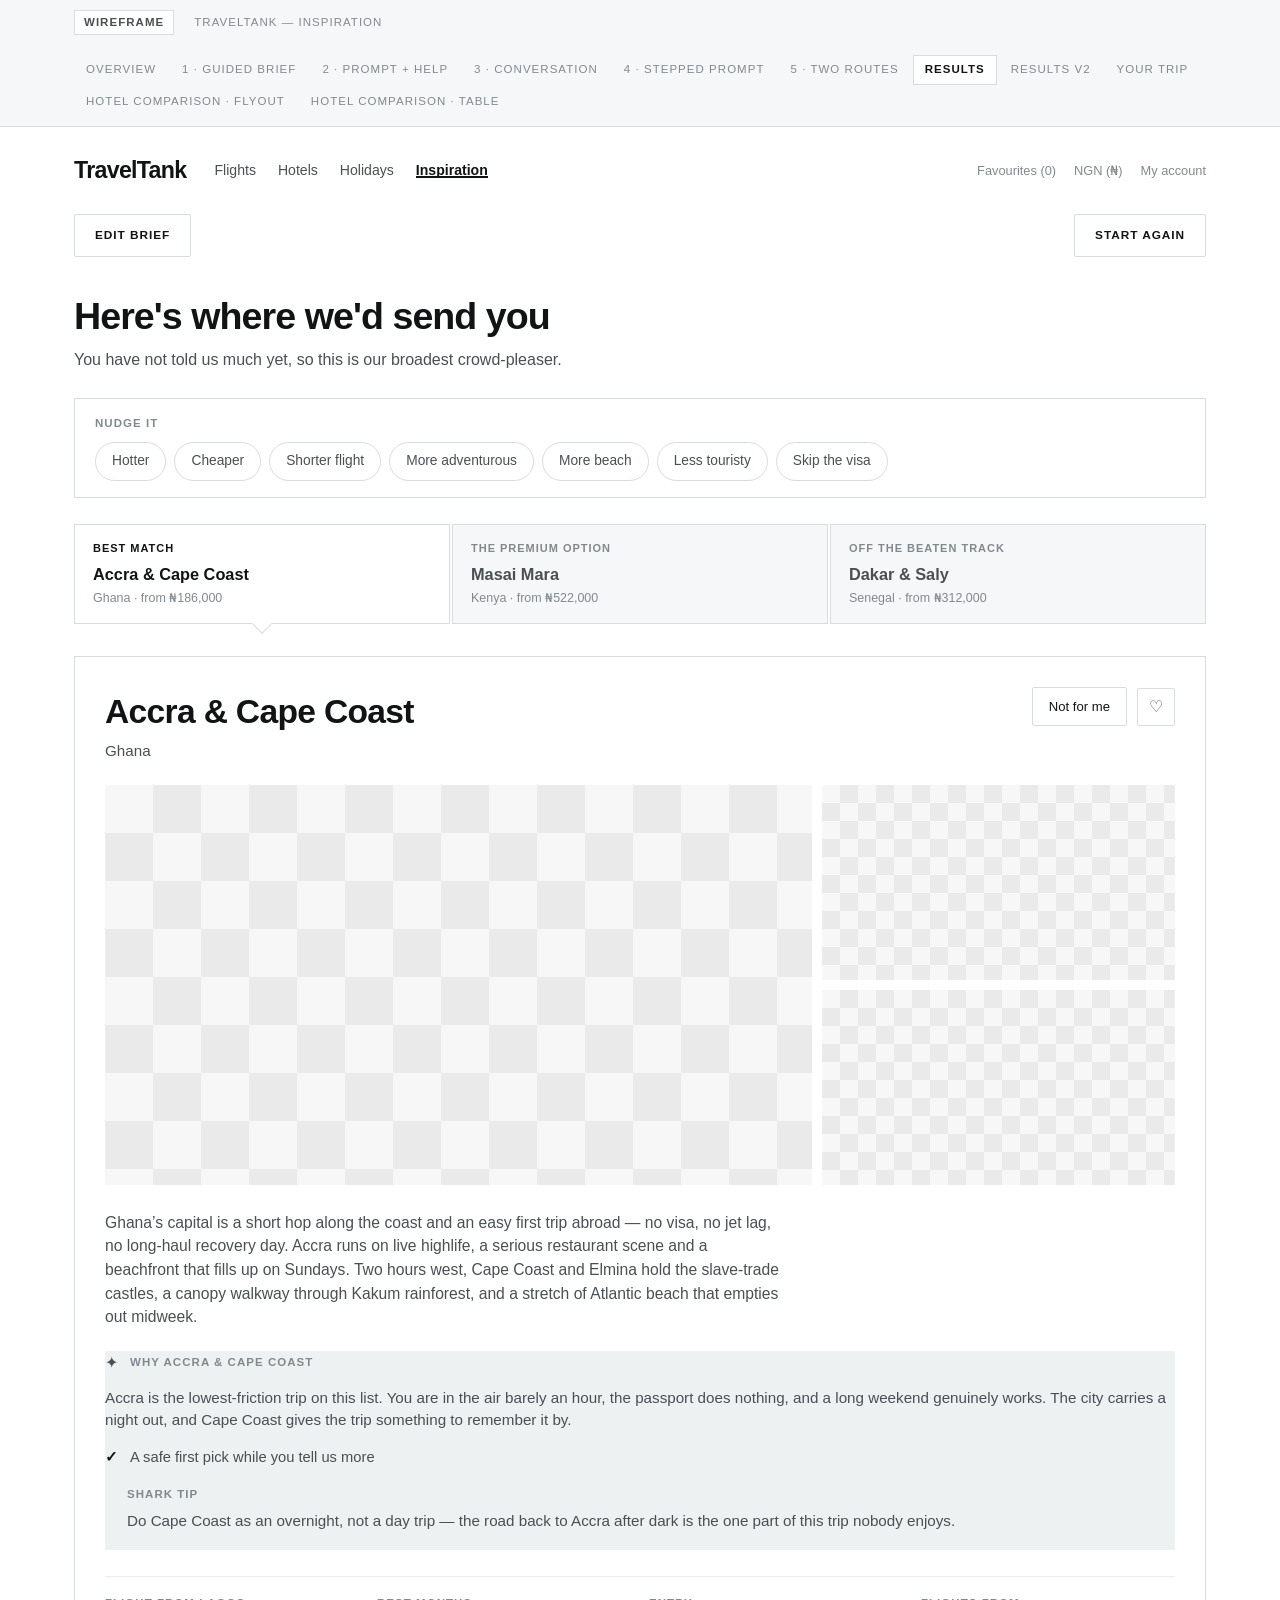
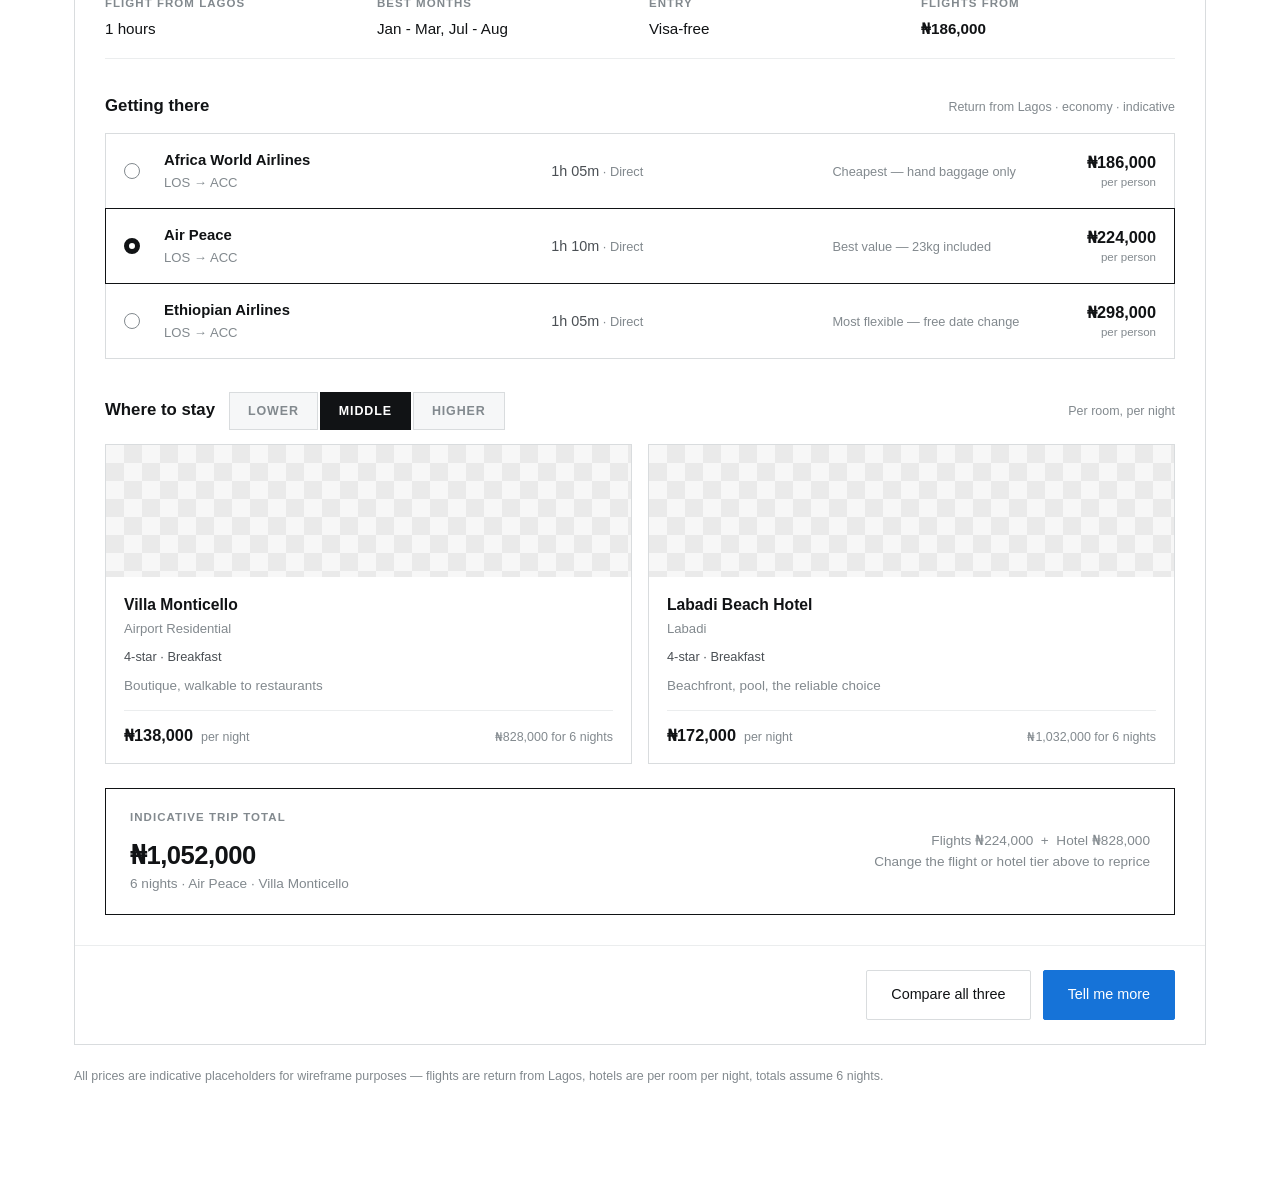
<file: results.html>
<!doctype html>
<html lang="en">
<head>
<meta charset="utf-8">
<meta name="viewport" content="width=device-width,initial-scale=1">
<meta http-equiv="cache-control" content="no-cache">
<title>Results — Here's where we'd send you · TravelTank Inspiration</title>
<link rel="stylesheet" href="assets/tt.css?v=98">
<style>
  .top-actions{display:flex;justify-content:space-between;padding:26px 0 0;gap:12px;}

  .nudge{border:1px solid var(--line);padding:16px 20px;margin:22px 0 26px;}
  .nudge .lab{margin-bottom:10px;}

  /* lane switcher */
  .lanes{display:grid;grid-template-columns:repeat(3,1fr);gap:2px;margin-bottom:32px;}
  .lane{
    border:1px solid var(--line);background:var(--panel-2);padding:15px 18px;
    text-align:left;cursor:pointer;position:relative;
  }
  .lane .k{font-size:11px;letter-spacing:.09em;text-transform:uppercase;color:var(--ink-3);font-weight:600;display:block;}
  .lane .n{font-size:1.02rem;font-weight:600;margin-top:5px;display:block;color:var(--ink-2);}
  .lane .p{font-size:.78rem;color:var(--ink-3);margin-top:3px;display:block;}
  .lane.on{background:#fff;}
  .lane.on .k,.lane.on .n{color:var(--ink);}
  /* a pointer in the gap, tying the selected tab to the card below */
  .lane.on::after{
    content:'';position:absolute;left:50%;bottom:-8px;width:13px;height:13px;margin-left:-7px;
    background:#fff;border:1px solid var(--line);border-top:0;border-left:0;
    transform:rotate(45deg);
  }
  @media(max-width:820px){
    .lanes{grid-template-columns:1fr;margin-bottom:22px;}
    .lane.on::after{display:none;}
  }

  .card{border:1px solid var(--line);background:#fff;}
  .card-top{display:flex;align-items:flex-start;gap:20px;padding:30px 30px 22px;}
  .card-top h2{font-size:2.1rem;letter-spacing:-.02em;margin:0;}
  .card-top .cty{font-size:.95rem;color:var(--ink-2);margin-top:3px;}
  .card-actions{margin-left:auto;flex:0 0 auto;display:flex;align-items:center;gap:10px;}
  .fav{
    flex:0 0 auto;width:38px;height:38px;border:1px solid var(--line);
    background:#fff;cursor:pointer;font-size:1rem;color:var(--ink-2);border-radius:2px;
  }
  .fav.on{background:var(--ink);color:#fff;border-color:var(--ink);}

  .mosaic{
    display:grid;grid-template-columns:2fr 1fr;grid-template-rows:1fr 1fr;
    gap:10px;height:400px;padding:0 30px;
  }
  .mosaic .lead{grid-row:1 / span 2;}
  @media(max-width:760px){
    .mosaic{grid-template-columns:1fr;grid-template-rows:200px 96px 96px;height:auto;padding:0 20px;}
    .mosaic .lead{grid-row:auto;}
    .card-top{padding:24px 20px 18px;}
    .card-top h2{font-size:1.6rem;}
  }

  .card-body{padding:26px 30px 30px;}
  @media(max-width:760px){.card-body{padding:22px 20px 26px;}}
  .blurb{font-size:.98rem;color:var(--ink-2);margin:0 0 22px;max-width:78ch;}

  .why{background:var(--panel);padding:20px 22px;margin-bottom:14px;}
  .why .hd{display:flex;gap:12px;align-items:center;margin-bottom:12px;}
  .why .spark{color:var(--ink-2);font-size:1rem;}
  .why p{margin:0;font-size:.95rem;color:var(--ink-2);}
  .tip{background:var(--panel);padding:18px 22px;margin-bottom:6px;}
  .tip p{margin:6px 0 0;font-size:.95rem;color:var(--ink-2);}

  /* sections */
  .sec{margin-top:34px;}
  .sec-hd{display:flex;align-items:baseline;gap:14px;margin-bottom:14px;flex-wrap:wrap;}
  .sec-hd h3{margin:0;font-size:1.05rem;font-weight:600;}
  .sec-hd .hint{margin-left:auto;}

  /* flights */
  .fl{
    display:grid;grid-template-columns:24px 1.4fr 1fr .9fr auto;gap:16px;align-items:center;
    border:1px solid var(--line);padding:15px 18px;margin-bottom:-1px;cursor:pointer;background:#fff;
    text-align:left;width:100%;
  }
  .fl:hover{background:var(--panel-2);}
  .fl.on{border-color:var(--ink);position:relative;z-index:1;background:#fff;}
  .radio{width:16px;height:16px;border:1px solid var(--ink-3);border-radius:50%;display:inline-block;}
  .fl.on .radio{border:5px solid var(--ink);}
  .fl .car{font-weight:600;font-size:.93rem;display:block;}
  .fl .rt{font-size:.82rem;color:var(--ink-3);margin-top:2px;display:block;}
  .fl .dur{font-size:.9rem;color:var(--ink-2);}
  .fl .stp{font-size:.8rem;color:var(--ink-3);}
  .fl .nt{font-size:.8rem;color:var(--ink-3);}
  .fl .pr{font-size:1.02rem;font-weight:600;text-align:right;white-space:nowrap;}
  .fl .pr small{display:block;font-weight:400;font-size:.72rem;color:var(--ink-3);}
  @media(max-width:820px){
    .fl{grid-template-columns:24px 1fr auto;row-gap:6px;}
    .fl .note-col{display:none;}
    .fl .dur-col{grid-column:2 / -1;font-size:.82rem;}
  }

  /* hotels */
  .tiers{display:flex;gap:2px;}
  .tier{
    border:1px solid var(--line);background:var(--panel-2);padding:9px 18px;cursor:pointer;
    font-size:.78rem;letter-spacing:.07em;text-transform:uppercase;font-weight:600;color:var(--ink-3);
  }
  .tier.on{background:var(--ink);border-color:var(--ink);color:#fff;}
  .hotels{display:grid;grid-template-columns:1fr 1fr;gap:16px;}
  @media(max-width:820px){.hotels{grid-template-columns:1fr;}}
  .hot{border:1px solid var(--line);display:flex;flex-direction:column;}
  .hot .thumb{height:132px;}
  .hot .in{padding:16px 18px;display:flex;flex-direction:column;flex:1;}
  .hot .nm{font-weight:600;font-size:.98rem;}
  .hot .ar{font-size:.82rem;color:var(--ink-3);margin-top:2px;}
  .hot .meta{font-size:.8rem;color:var(--ink-2);margin-top:9px;}
  .hot .nte{font-size:.84rem;color:var(--ink-3);margin-top:9px;flex:1;}
  .hot .pr{
    margin-top:14px;padding-top:12px;border-top:1px solid var(--line-2);
    display:flex;align-items:baseline;gap:8px;
  }
  .hot .pr b{font-size:1.02rem;}
  .hot .pr span{font-size:.78rem;color:var(--ink-3);}
  .hot .tot{font-size:.78rem;color:var(--ink-3);margin-left:auto;}

  /* total */
  .total{
    border:1px solid var(--ink);padding:20px 24px;margin-top:24px;
    display:flex;align-items:center;gap:24px;flex-wrap:wrap;
  }
  .total .big{font-size:1.6rem;font-weight:600;letter-spacing:-.02em;}
  .total .bd{font-size:.85rem;color:var(--ink-3);}

  .card-foot{display:flex;gap:12px;align-items:center;padding:24px 30px;border-top:1px solid var(--line-2);flex-wrap:wrap;}

  .note{
    border:1px solid var(--line);background:var(--panel-2);padding:12px 18px;
    font-size:.88rem;color:var(--ink-2);margin-bottom:18px;
  }

  /* ---- on-page brief rail ----
     Fixed full-height so the composer always sits on the bottom edge of the
     browser; the page is pushed across rather than covered. ---- */
  body{transition:padding-left .24s ease;}
  body.rail-open{padding-left:360px;}

  .rail{
    position:fixed;left:0;top:0;bottom:0;width:360px;z-index:60;
    background:var(--panel-2);border-right:1px solid var(--line);
    transform:translateX(-100%);transition:transform .24s ease;
    display:flex;flex-direction:column;
  }
  .rail.on{transform:translateX(0);}
  .rail-in{display:flex;flex-direction:column;height:100%;width:100%;min-height:0;}
  .rail-hd{padding:22px 22px 18px;border-bottom:1px solid var(--line-2);flex:0 0 auto;}
  .rail-hd .chip-set{margin-top:10px;}
  .rail-body{flex:1 1 auto;min-height:0;overflow:auto;padding:20px 22px;display:flex;flex-direction:column;gap:16px;}
  .rail-msg{font-size:.92rem;line-height:1.55;}
  .rail-msg.bot{color:var(--ink-2);}
  .rail-msg.me{
    align-self:flex-end;background:#dfe4e6;border:1px solid var(--line);
    padding:11px 14px;max-width:90%;color:var(--ink);
  }
  .rail-ft{padding:16px 22px 22px;flex:0 0 auto;}
  .rail-ft .box{border:1px solid var(--line);background:#fff;padding:13px 15px 10px;}
  .rail-ft textarea{
    width:100%;border:0;outline:none;resize:none;font:inherit;font-size:.92rem;
    line-height:1.5;min-height:66px;background:transparent;color:var(--ink);
  }
  .rail-ft textarea::placeholder{color:var(--ink-3);}
  .rail-ft .send{
    display:block;margin-left:auto;width:34px;height:34px;border:1px solid var(--line);
    background:#fff;color:var(--ink-2);border-radius:50%;cursor:pointer;font-size:.95rem;
  }
  .rail-ft .send:hover{background:var(--ink);border-color:var(--ink);color:#fff;}

  .scrim{position:fixed;inset:0;background:rgba(17,19,21,.42);display:none;z-index:59;}

  /* ---- "Not for me" modal ---- */
  .mscrim{position:fixed;inset:0;background:rgba(17,19,21,.42);z-index:80;display:none;}
  .mscrim.on{display:block;}
  .modal{
    position:fixed;z-index:81;left:50%;top:50%;transform:translate(-50%,-50%);
    width:min(520px,92vw);background:#fff;border:1px solid var(--line);
    display:none;flex-direction:column;max-height:88vh;
  }
  .modal.on{display:flex;}
  .modal-hd{padding:24px 26px 6px;}
  .modal-hd h3{margin:0;font-size:1.3rem;letter-spacing:-.01em;}
  .modal-hd p{margin:8px 0 0;font-size:.9rem;color:var(--ink-3);line-height:1.5;}
  .modal-bd{padding:18px 26px 4px;overflow:auto;}
  .why{list-style:none;margin:0;padding:0;}
  .why li + li{margin-top:8px;}
  .why button{
    display:flex;align-items:center;gap:12px;width:100%;text-align:left;
    border:1px solid var(--line);background:#fff;padding:13px 15px;cursor:pointer;
    font-size:.94rem;color:var(--ink-2);border-radius:2px;
  }
  .why button:hover{border-color:var(--ink-3);color:var(--ink);}
  .why button.on{border-color:var(--ink);background:var(--panel-2);color:var(--ink);}
  .why .bx{
    flex:0 0 auto;width:18px;height:18px;border:1px solid var(--line);
    display:flex;align-items:center;justify-content:center;font-size:.7rem;color:#fff;
  }
  .why button.on .bx{background:var(--ink);border-color:var(--ink);}
  .modal-ft{display:flex;align-items:center;gap:10px;padding:20px 26px 24px;}
  .modal-ft .spacer{flex:1;}
  .btn[disabled]{opacity:.42;cursor:default;}
  .btn[disabled]:hover{border-color:var(--line);color:var(--ink-2);background:#fff;}

  /* Narrow screens have no width to give up, so it floats over instead. */
  @media(max-width:900px){
    body.rail-open{padding-left:0;}
    .rail{width:min(360px,88vw);}
    .scrim.on{display:block;}
  }
</style>
</head>
<body>

<div class="scrim" id="scrim"></div>

<div class="mscrim" id="mscrim"></div>
<div class="modal" id="whyModal" role="dialog" aria-modal="true" aria-labelledby="whyTitle">
  <div class="modal-hd">
    <h3 id="whyTitle">Not for me</h3>
    <p>Anything you can tell us helps — but it is optional. Skip straight to another option if you would rather.</p>
  </div>
  <div class="modal-bd"><ul class="why" id="whyList"></ul></div>
  <div class="modal-ft">
    <button class="btn" id="whyCancel">Cancel</button>
    <span class="spacer"></span>
    <button class="btn btn-primary" id="whyGo">Show me another</button>
  </div>
</div>
<div class="layout">

<aside class="rail" id="rail" inert aria-label="Your brief">
  <div class="rail-in">
    <div class="rail-hd">
      <span class="lab">Your brief</span>
      <div class="chip-set" id="drChips"></div>
    </div>
    <div class="rail-body" id="drBody"></div>
    <div class="rail-ft">
      <div class="box">
        <textarea id="drInput" rows="3" autocomplete="off" placeholder="Refine your recommendations — just tell us what you're looking for: &quot;too far&quot;, &quot;more beach&quot;, &quot;nothing in Europe&quot;…"></textarea>
        <button class="send" id="drSend" aria-label="Send">&rarr;</button>
      </div>
    </div>
  </div>
</aside>

<main class="shell">
  <div class="top-actions">
    <button class="btn btn-cap" id="editBrief">Edit brief</button>
    <button class="btn btn-cap" id="startAgain">Start again</button>
  </div>

  <h1>Here's where we'd send you</h1>
  <p class="lede" id="lede"></p>

  <div class="note" id="note" hidden></div>

  <div class="nudge">
    <span class="lab">Nudge it</span>
    <div class="chip-set" id="nudgeSet"></div>
  </div>

  <div class="lanes" id="lanes"></div>
  <div id="card"></div>

  <p class="hint" style="margin-top:22px;">
    All prices are indicative placeholders for wireframe purposes — flights are return from Lagos, hotels are per room per night, totals assume 6 nights.
  </p>
</main>

</div>

<script src="assets/data.js?v=98"></script>
<script src="assets/core.js?v=98"></script>
<script>
TT.mount('results.html');

let brief = TT.load();
brief.dismissed = brief.dismissed || [];
let lane = brief.lane || 'best';
const ui = {};                              // per-destination flight/tier selection
const fav = new Set();

const LANE_KEYS = ['best','premium','offbeat'];
const TIERS = [['low','Lower'],['mid','Middle'],['high','Higher']];

function stateFor(id){
  if(!ui[id]) ui[id] = {flight:1, tier:'mid'};
  return ui[id];
}

/* ---------------- render ---------------- */
function render(noteText){
  brief.lane = lane;
  TT.save(brief);

  document.getElementById('lede').textContent = TT.summary(brief);

  const n = document.getElementById('note');

  /* nudges */
  const ns = document.getElementById('nudgeSet');
  ns.innerHTML = '';
  NUDGES.forEach(x=>{
    const b = document.createElement('button');
    b.type='button'; b.className='chip'; b.textContent = x.label;
    b.addEventListener('click', ()=>{
      const said = TT.nudge(brief, x.id);
      render('We ' + said + ' and picked again.');
      window.scrollTo({top:0, behavior:'smooth'});
    });
    ns.appendChild(b);
  });

  const L = TT.lanes(brief);
  poolExhausted = !!L.recycled;

  if(poolExhausted){
    n.hidden = false;
    n.textContent = 'You have ruled out most of the shortlist, so these are the closest that remain. '
                  + 'Loosen the brief or start again to see more.';
  } else if(noteText){
    n.hidden = false; n.textContent = noteText;
  } else n.hidden = true;

  /* lane switcher */
  const ls = document.getElementById('lanes');
  ls.innerHTML = '';
  LANE_KEYS.forEach(k=>{
    const meta = TT.LANE_META[k], item = L[k];
    const b = document.createElement('button');
    b.type='button'; b.className='lane' + (k===lane ? ' on':'');
    b.innerHTML = '<span class="k">'+meta.label+'</span>' +
                  '<span class="n">'+TT.esc(item.d.name)+'</span>' +
                  '<span class="p">'+TT.esc(item.d.country)+' · from '+TT.money(item.d.flights[0].price)+'</span>';
    b.addEventListener('click', ()=>{ lane = k; render(); });
    ls.appendChild(b);
  });

  drawCard(L[lane], TT.LANE_META[lane]);
  renderDrawerBrief();
}

function drawCard(item, meta){
  const d = item.d;
  const st = stateFor(d.id);
  const flight = d.flights[st.flight];
  const hotels = d.hotels[st.tier];
  const nights = TT.nights();
  const total = flight.price + hotels[0].night * nights;

  const why = item.why.slice(0,3);
  if(!why.length) why.push('A safe first pick while you tell us more');

  const html =
  '<div class="card">' +
    '<div class="card-top">' +
      '<div><h2>'+TT.esc(d.name)+'</h2><div class="cty">'+TT.esc(d.country)+'</div></div>' +
      '<div class="card-actions">' +
        (poolExhausted
          ? '<button class="btn btn-sm" id="notFor" disabled>Nothing left to swap in</button>'
          : '<button class="btn btn-sm" id="notFor">Not for me</button>') +
        '<button class="fav'+(fav.has(d.id)?' on':'')+'" id="favBtn" aria-label="Save">&#9825;</button>' +
      '</div>' +
    '</div>' +
    '<div class="mosaic">' +
      '<div class="ph lead"></div>' +
      '<div class="ph ph-sm"></div>' +
      '<div class="ph ph-sm"></div>' +
    '</div>' +
    '<div class="card-body">' +

      '<p class="blurb">'+TT.esc(d.blurb)+'</p>' +

      '<div class="why">' +
        '<div class="hd"><span class="spark">&#10022;</span><span class="lab" style="margin:0;">Why '+TT.esc(d.name)+'</span></div>' +
        '<p>'+TT.esc(d.why)+'</p>' +
        '<ul class="ticks">'+ why.map(w=>'<li>'+TT.esc(w)+'</li>').join('') +'</ul>' +
      '</div>' +

      '<div class="tip"><span class="lab" style="margin:0;">Shark tip</span><p>'+TT.esc(d.tip)+'</p></div>' +

      '<div class="facts">' +
        '<div><span class="lab">Flight from Lagos</span><div class="v">'+d.hours+' hours</div></div>' +
        '<div><span class="lab">Best months</span><div class="v">'+TT.monthRuns(d)+'</div></div>' +
        '<div><span class="lab">Entry</span><div class="v">'+VISA_LABEL[d.visa]+'</div></div>' +
        '<div><span class="lab">Flights from</span><div class="v"><strong>'+TT.money(d.flights[0].price)+'</strong></div></div>' +
      '</div>' +

      /* ---- flights ---- */
      '<div class="sec">' +
        '<div class="sec-hd"><h3>Getting there</h3><span class="hint">Return from Lagos · economy · indicative</span></div>' +
        d.flights.map((f,i)=>
          '<button type="button" class="fl'+(i===st.flight?' on':'')+'" data-fl="'+i+'">' +
            '<span class="radio"></span>' +
            '<span><span class="car">'+TT.esc(f.carrier)+'</span><span class="rt">'+TT.esc(f.route)+'</span></span>' +
            '<span class="dur-col"><span class="dur">'+f.dur+'</span><span class="stp"> · '+f.stops+'</span></span>' +
            '<span class="note-col"><span class="nt">'+TT.esc(f.note)+'</span></span>' +
            '<span class="pr">'+TT.money(f.price)+'<small>per person</small></span>' +
          '</button>').join('') +
      '</div>' +

      /* ---- hotels ---- */
      '<div class="sec">' +
        '<div class="sec-hd"><h3>Where to stay</h3>' +
          '<div class="tiers">' + TIERS.map(([k,l])=>
            '<button type="button" class="tier'+(k===st.tier?' on':'')+'" data-tier="'+k+'">'+l+'</button>').join('') +
          '</div>' +
          '<span class="hint">Per room, per night</span>' +
        '</div>' +
        '<div class="hotels">' +
          hotels.map(h=>
            '<div class="hot">' +
              '<div class="thumb ph ph-sm"></div>' +
              '<div class="in">' +
                '<div class="nm">'+TT.esc(h.n)+'</div>' +
                '<div class="ar">'+TT.esc(h.area)+'</div>' +
                '<div class="meta">'+h.stars+'-star · '+TT.esc(h.board)+'</div>' +
                '<div class="nte">'+TT.esc(h.note)+'</div>' +
                '<div class="pr"><b>'+TT.money(h.night)+'</b><span>per night</span>' +
                  '<span class="tot">'+TT.money(h.night*nights)+' for '+nights+' nights</span></div>' +
              '</div>' +
            '</div>').join('') +
        '</div>' +
      '</div>' +

      /* ---- total ---- */
      '<div class="total">' +
        '<div><span class="lab">Indicative trip total</span>' +
          '<div class="big">'+TT.money(total)+'</div>' +
          '<div class="bd">'+nights+' nights · '+TT.esc(flight.carrier)+' · '+TT.esc(hotels[0].n)+'</div>' +
        '</div>' +
        '<div style="margin-left:auto;text-align:right;">' +
          '<div class="bd">Flights '+TT.money(flight.price)+' &nbsp;+&nbsp; Hotel '+TT.money(hotels[0].night*nights)+'</div>' +
          '<div class="bd">Change the flight or hotel tier above to reprice</div>' +
        '</div>' +
      '</div>' +

    '</div>' +
    '<div class="card-foot">' +
      '<span class="spacer"></span>' +
      '<button class="btn" id="cmpBtn">Compare all three</button>' +
      '<button class="btn btn-primary" id="tellMore">Tell me more</button>' +
    '</div>' +
  '</div>';

  const host = document.getElementById('card');
  host.innerHTML = html;

  host.querySelectorAll('[data-fl]').forEach(el=>{
    el.addEventListener('click', ()=>{ st.flight = +el.dataset.fl; drawCard(item, meta); });
  });
  host.querySelectorAll('[data-tier]').forEach(el=>{
    el.addEventListener('click', ()=>{ st.tier = el.dataset.tier; drawCard(item, meta); });
  });
  host.querySelector('#favBtn').addEventListener('click', e=>{
    if(fav.has(d.id)) fav.delete(d.id); else fav.add(d.id);
    e.currentTarget.classList.toggle('on');
  });
  const nf = host.querySelector('#notFor');
  if(!nf.disabled) nf.addEventListener('click', ()=>openWhy(d));
  host.querySelector('#tellMore').addEventListener('click', ()=>{
    openRail('Tell me more about ' + d.name + '.');
  });
  host.querySelector('#cmpBtn').addEventListener('click', ()=>{
    const L = TT.lanes(brief);
    openRail(null,
      'Side by side:\n' +
      LANE_KEYS.map(k=>{
        const x = L[k].d, s = stateFor(x.id);
        return '· ' + TT.LANE_META[k].label + ' — ' + x.name + ', ' + x.hours + 'h, ' +
               VISA_LABEL[x.visa] + ', from ' + TT.money(x.flights[0].price + x.hotels[s.tier][0].night*TT.nights()) + ' all in.';
      }).join('\n'));
  });
}

/* ---------------- "Not for me" ----------------
   Each reason does something to the brief, so the replacement is a genuine
   answer to the objection rather than just the next name down the list. */
const WHY = [
  {id:'price',  label:'Too expensive',
   apply:b=>TT.nudge(b,'cheaper')},
  {id:'far',    label:'Too far to fly',
   apply:b=>TT.nudge(b,'shorter')},
  {id:'busy',   label:'Looks too touristy',
   apply:b=>TT.nudge(b,'quieter')},
  {id:'visa',   label:'The visa is a hassle',
   apply:b=>TT.nudge(b,'visa')},
  {id:'been',   label:'Been there already',
   apply:()=>'ruled out somewhere you have already been'},
  {id:'vibe',   label:"Just not the right feel",
   apply:()=>'noted that this one was not the right feel'}
];

const mscrim = document.getElementById('mscrim');
const whyModal = document.getElementById('whyModal');
let whyFor = null, whyPicked = new Set(), poolExhausted = false;

function openWhy(d){
  whyFor = d;
  whyPicked = new Set();
  document.getElementById('whyTitle').textContent = 'Not ' + d.name + ', then';
  drawWhy();
  mscrim.classList.add('on');
  whyModal.classList.add('on');
}
function closeWhy(){
  mscrim.classList.remove('on');
  whyModal.classList.remove('on');
  whyFor = null;
}
function drawWhy(){
  const ul = document.getElementById('whyList');
  ul.innerHTML = '';
  WHY.forEach(w=>{
    const li = document.createElement('li');
    const b = document.createElement('button');
    b.type='button';
    b.className = whyPicked.has(w.id) ? 'on' : '';
    b.innerHTML = '<span class="bx">' + (whyPicked.has(w.id) ? '&#10003;' : '') + '</span>' +
                  '<span>' + TT.esc(w.label) + '</span>';
    b.addEventListener('click', ()=>{
      whyPicked.has(w.id) ? whyPicked.delete(w.id) : whyPicked.add(w.id);
      drawWhy();
    });
    li.appendChild(b);
    ul.appendChild(li);
  });
  document.getElementById('whyGo').textContent =
    whyPicked.size ? 'Update and show me another' : 'Show me another';
}

document.getElementById('whyCancel').addEventListener('click', closeWhy);
mscrim.addEventListener('click', closeWhy);
document.getElementById('whyGo').addEventListener('click', ()=>{
  const d = whyFor;
  if(!d) return;

  const said = [];
  WHY.filter(w=>whyPicked.has(w.id)).forEach(w=>{
    const t = w.apply(brief);
    if(t) said.push(t);
  });

  if(brief.dismissed.indexOf(d.id) === -1) brief.dismissed.push(d.id);
  closeWhy();

  render(said.length
    ? 'Dropped ' + d.name + '. We ' + said.join(', ') + ' and picked again.'
    : 'Dropped ' + d.name + '. Here is the next best fit for that slot.');
  window.scrollTo({top:0, behavior:'smooth'});
});

/* ---------------- brief rail ---------------- */
const scrim = document.getElementById('scrim'), rail = document.getElementById('rail');
const drBody = document.getElementById('drBody'), drInput = document.getElementById('drInput');
const editBtn = document.getElementById('editBrief');

function drSay(who, text){
  const d = document.createElement('div');
  d.className = 'rail-msg ' + who;
  d.innerHTML = TT.esc(text).replace(/\n/g,'<br>');
  drBody.appendChild(d);
  drBody.scrollTop = drBody.scrollHeight;
}

function renderDrawerBrief(){
  const el = document.getElementById('drChips');
  const chips = TT.chips(brief);
  el.innerHTML = '';
  if(!chips.length){
    el.innerHTML = '<span class="chip chip-sm">Nothing yet — open to anything</span>';
    return;
  }
  chips.forEach(c=>{
    const b = document.createElement('button');
    b.type='button'; b.className='chip chip-sm on chip-x';
    b.innerHTML = TT.esc(c.label) + ' <b>&times;</b>';
    b.title = 'Remove';
    b.addEventListener('click', ()=>{
      TT.removeChip(brief, c.k);
      render('Removed “' + c.label + '” and picked again.');
      drSay('bot', 'Dropped “' + c.label + '”. Shortlist redone.');
    });
    el.appendChild(b);
  });
}

let railOpened = false;
function openRail(prefill, botLine){
  rail.classList.add('on');
  document.body.classList.add('rail-open');
  rail.removeAttribute('inert');
  scrim.classList.add('on');
  editBtn.textContent = 'Hide brief';
  if(!railOpened){
    railOpened = true;
    drSay('bot', "This is your brief. Change anything — tell me in your own words, or take a chip off above and I'll pick again.");
  }
  if(botLine) drSay('bot', botLine);
  if(prefill){ drInput.value = prefill; drInput.focus(); }
  renderDrawerBrief();
}
function closeRail(){
  rail.classList.remove('on');
  document.body.classList.remove('rail-open');
  rail.setAttribute('inert','');
  scrim.classList.remove('on');
  editBtn.textContent = 'Edit brief';
}
function toggleRail(){ rail.classList.contains('on') ? closeRail() : openRail(); }

editBtn.addEventListener('click', toggleRail);
scrim.addEventListener('click', closeRail);
document.addEventListener('keydown', e=>{
  if(e.key !== 'Escape') return;
  if(whyModal.classList.contains('on')) closeWhy(); else closeRail();
});

function drSubmit(){
  const t = drInput.value.trim();
  if(!t) return;
  drInput.value='';
  drSay('me', t);

  const notes = TT.parse(t, brief);

  setTimeout(()=>{
    if(notes.length){
      drSay('bot', 'Updated: ' + notes.join(', ') + '. I have redone all three options.');
      render('Brief updated — ' + notes.join(', ') + '.');
    } else {
      drSay('bot', "I have added that to your brief as a note. It did not change the shortlist on its own — try something like “cheaper”, “more beach”, “shorter flight” or a month.");
      brief.freeText = (brief.freeText ? brief.freeText+' ' : '') + t;
      TT.save(brief);
    }
    renderDrawerBrief();
  }, 450);
}
document.getElementById('drSend').addEventListener('click', drSubmit);
drInput.addEventListener('keydown', e=>{
  if(e.key==='Enter' && !e.shiftKey){ e.preventDefault(); drSubmit(); }
});

document.getElementById('startAgain').addEventListener('click', ()=>{
  TT.clear();
  location.href = brief.source ? brief.source + '.html' : 'index.html';
});

render();
</script>
</body>
</html>
</file>
<file: assets/tt.css>
/* =========================================================
   TravelTank — Inspiration wireframes
   Greyscale wireframe system. One accent only (primary CTA).
   ========================================================= */

:root{
  --ink:#111315;
  --ink-2:#4a4f54;
  --ink-3:#82898e;
  --line:#d9dcde;
  --line-2:#ebedee;
  --panel:#eef1f2;
  --panel-2:#f6f7f8;
  --bg:#ffffff;
  --accent:#1673d8;
  --accent-ink:#ffffff;
  --radius:2px;
  --font:-apple-system,BlinkMacSystemFont,"Segoe UI",Roboto,"Helvetica Neue",Arial,sans-serif;
  --shell:1180px;
}

*{box-sizing:border-box;}
html,body{margin:0;padding:0;}
body{
  font-family:var(--font);
  color:var(--ink);
  background:var(--bg);
  font-size:16px;
  line-height:1.5;
  -webkit-font-smoothing:antialiased;
}
img{max-width:100%;display:block;}
button{font:inherit;color:inherit;}
a{color:inherit;}

/* ---------- wireframe chrome ---------- */
.wf-bar{
  border-bottom:1px solid var(--line);
  background:var(--panel-2);
  font-size:11.5px;
  letter-spacing:.09em;
  text-transform:uppercase;
  color:var(--ink-3);
}
.wf-bar-in{
  max-width:var(--shell);margin:0 auto;padding:10px 24px;
  display:flex;align-items:center;gap:20px;flex-wrap:wrap;
}
.wf-tag{
  border:1px solid var(--line);background:#fff;padding:3px 9px;
  color:var(--ink-2);font-weight:600;
}
.wf-nav{display:flex;gap:2px;margin-left:auto;flex-wrap:wrap;}
.wf-nav a{
  text-decoration:none;padding:5px 11px;border:1px solid transparent;
  color:var(--ink-3);
}
.wf-nav a:hover{color:var(--ink);border-color:var(--line);background:#fff;}
.wf-nav a.on{color:var(--ink);border-color:var(--line);background:#fff;font-weight:600;}

.site-header{
  max-width:var(--shell);margin:0 auto;padding:26px 24px 0;
  display:flex;align-items:center;gap:28px;
}
.logo{font-size:1.45rem;font-weight:700;letter-spacing:-.03em;}
.main-nav{display:flex;gap:22px;list-style:none;margin:0;padding:0;font-size:.88rem;color:var(--ink-2);}
.main-nav a{text-decoration:none;}
.main-nav a.on{font-weight:600;color:var(--ink);box-shadow:inset 0 -2px 0 var(--ink);}
.header-right{margin-left:auto;display:flex;gap:18px;font-size:.8rem;color:var(--ink-3);}
@media(max-width:820px){.main-nav,.header-right{display:none;}}

/* ---------- shell ---------- */
.shell{max-width:var(--shell);margin:0 auto;padding:0 24px 90px;}
.shell-narrow{max-width:900px;}

h1{font-size:2.35rem;line-height:1.14;letter-spacing:-.025em;font-weight:600;margin:38px 0 10px;}
h2{font-size:1.3rem;letter-spacing:-.015em;font-weight:600;margin:0 0 6px;}
.lede{color:var(--ink-2);font-size:1rem;margin:0 0 26px;max-width:64ch;}
@media(max-width:700px){h1{font-size:1.8rem;}}

.lab{
  font-size:11.5px;letter-spacing:.09em;text-transform:uppercase;
  color:var(--ink-3);font-weight:600;display:block;margin-bottom:9px;
}
.lab .opt{text-transform:none;letter-spacing:0;font-weight:400;font-size:12.5px;}
.hint{font-size:.78rem;color:var(--ink-3);}

/* ---------- panels ---------- */
.panel{border:1px solid var(--line);background:#fff;}
.panel-pad{padding:24px 26px;}
.panel-row{padding:20px 26px;border-bottom:1px solid var(--line-2);}
.panel-row:last-child{border-bottom:0;}
.fill{background:var(--panel);border:0;padding:20px 22px;}
.fill-2{background:var(--panel-2);border:1px solid var(--line-2);padding:18px 20px;}

/* ---------- chips ---------- */
.chip-set{display:flex;flex-wrap:wrap;gap:8px;}
.chip{
  border:1px solid var(--line);background:#fff;border-radius:999px;
  padding:8px 16px;font-size:.86rem;cursor:pointer;color:var(--ink-2);
  transition:border-color .12s,background .12s,color .12s;white-space:nowrap;
}
.chip:hover{border-color:var(--ink-3);color:var(--ink);}
.chip.on{background:var(--ink);border-color:var(--ink);color:#fff;font-weight:500;}
.chip-sm{padding:6px 13px;font-size:.8rem;}
.chip-x{display:inline-flex;align-items:center;gap:7px;}
.chip-x b{font-weight:400;opacity:.55;}

/* ---------- buttons ---------- */
.btn{
  border:1px solid var(--line);background:#fff;border-radius:var(--radius);
  padding:13px 24px;font-size:.9rem;cursor:pointer;color:var(--ink);
  transition:border-color .12s,background .12s;
}
.btn:hover{border-color:var(--ink-3);}
.btn-primary{background:var(--accent);border-color:var(--accent);color:var(--accent-ink);}
.btn-primary:hover{background:#1263bb;border-color:#1263bb;}
.btn-cap{
  text-transform:uppercase;letter-spacing:.08em;font-size:.74rem;font-weight:600;
  padding:12px 20px;
}
.btn-sm{padding:9px 16px;font-size:.82rem;}
.btn-block{width:100%;}
.btn[disabled]{opacity:.4;cursor:not-allowed;}
.btn-row{display:flex;gap:12px;align-items:center;flex-wrap:wrap;}
.spacer{flex:1;}

/* ---------- placeholder imagery (wireframe checkerboard) ---------- */
.ph{
  background-color:#f7f7f7;
  background-image:
    linear-gradient(45deg,#eaeaea 25%,transparent 25%,transparent 75%,#eaeaea 75%),
    linear-gradient(45deg,#eaeaea 25%,transparent 25%,transparent 75%,#eaeaea 75%);
  background-size:96px 96px;
  background-position:0 0,48px 48px;
  position:relative;
}
.ph-sm{background-size:36px 36px;background-position:0 0,18px 18px;}

/* ---------- misc ---------- */
.rule{height:1px;background:var(--line-2);margin:26px 0;border:0;}
.grid-2{display:grid;grid-template-columns:1fr 1fr;gap:16px;}
.grid-3{display:grid;grid-template-columns:repeat(3,1fr);gap:16px;}
@media(max-width:820px){.grid-2,.grid-3{grid-template-columns:1fr;}}

.facts{
  display:grid;grid-template-columns:repeat(4,1fr);gap:18px;
  border-top:1px solid var(--line-2);border-bottom:1px solid var(--line-2);
  padding:18px 0;margin:26px 0;
}
.facts .lab{margin-bottom:5px;}
.facts .v{font-size:.95rem;}
.facts .v strong{font-weight:600;}
@media(max-width:760px){.facts{grid-template-columns:1fr 1fr;}}

.ticks{list-style:none;margin:14px 0 0;padding:0;display:grid;gap:9px;}
.ticks li{display:flex;gap:12px;font-size:.92rem;color:var(--ink-2);}
.ticks li::before{content:"\2713";color:var(--ink);font-weight:600;}

.sr-only{position:absolute;width:1px;height:1px;overflow:hidden;clip:rect(0 0 0 0);}
</file>
